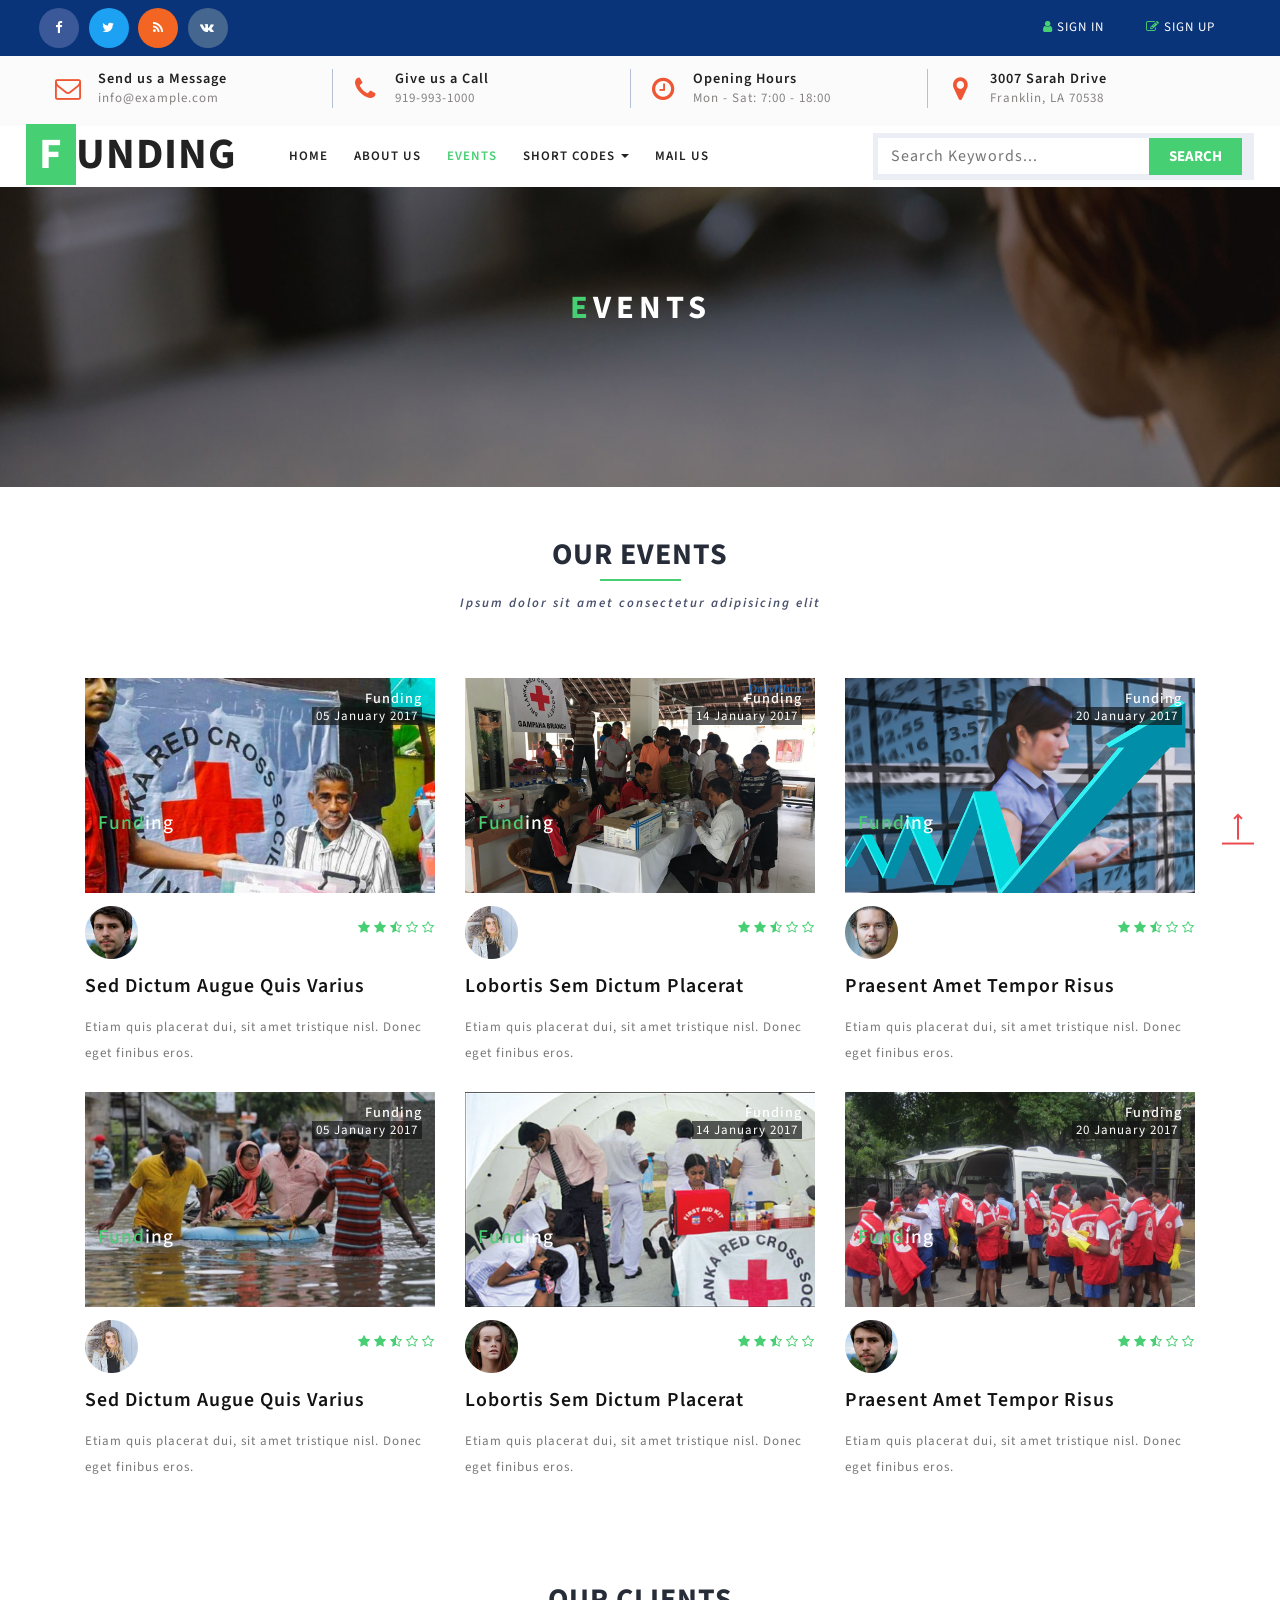
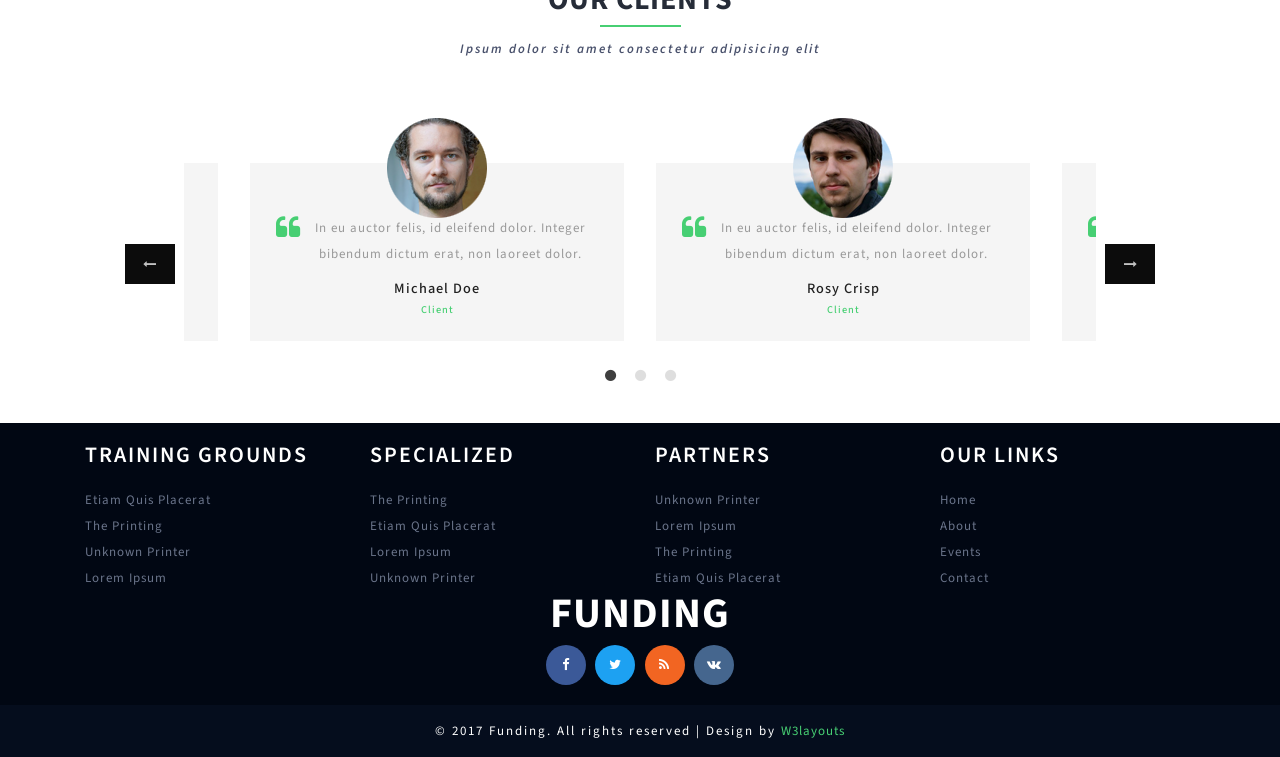
<file: events.html>
<!--
author: Thisara
 
  
  
-->
<!DOCTYPE html>
<html lang="en">
<head>
<title>Funding a Banking Category Flat Bootstrap Responsive Website Template | Events :: w3layouts</title>
<!-- custom-theme -->
<meta name="viewport" content="width=device-width, initial-scale=1">
<meta http-equiv="Content-Type" content="text/html; charset=utf-8" />
<meta name="keywords" content="Funding Responsive web template, Bootstrap Web Templates, Flat Web Templates, Android Compatible web template, 
Smartphone Compatible web template, free webdesigns for Nokia, Samsung, LG, SonyEricsson, Motorola web design" />
<script type="application/x-javascript"> addEventListener("load", function() { setTimeout(hideURLbar, 0); }, false);
		function hideURLbar(){ window.scrollTo(0,1); } </script>
<!-- //custom-theme -->
<link href="css/bootstrap.css" rel="stylesheet" type="text/css" media="all" />
<link href="css/style.css" rel="stylesheet" type="text/css" media="all" />
<link rel="stylesheet" href="css/flexslider.css" type="text/css" media="screen" property="" />
<!-- font-awesome-icons -->
<link href="css/font-awesome.css" rel="stylesheet"> 
<link href="//fonts.googleapis.com/css?family=Source+Sans+Pro:300,300i,400,400i,600,600i,700,900" rel="stylesheet">

</head>	
<body>
<!-- banner -->
<div class="header">
		
		<div class="w3layouts_header_right">
			<div class="agileits-social top_content">
					<ul>
							<li><a href="#"><i class="fa fa-facebook"></i></a></li>
							<li><a href="#"><i class="fa fa-twitter"></i></a></li>
							<li><a href="#"><i class="fa fa-rss"></i></a></li>
							<li><a href="#"><i class="fa fa-vk"></i></a></li>
						</ul>
				</div>
		</div>
		<div class="w3layouts_header_left">
			<ul>
					<li><a href="#" data-toggle="modal" data-target="#myModal2"><i class="fa fa-user" aria-hidden="true"></i> Sign in</a></li>
					<li><a href="#" data-toggle="modal" data-target="#myModal3"><i class="fa fa-pencil-square-o" aria-hidden="true"></i> Sign up</a></li>
				</ul>

		</div>
		<div class="clearfix"> </div>
	</div>
<div class="header_mid">
		<div class="w3layouts_header_mid">
			<ul>
				<li>
					<div class="header_contact_details_agile"><i class="fa fa-envelope-o" aria-hidden="true"></i>
						<div class="w3l_header_contact_details_agile">
							 <div class="header-contact-detail-title">Send us a Message</div> 
							<a href="mailto:info@example.com">info@example.com</a>
						</div>
				   </div>
			    </li>
				<li>
					<div class="header_contact_details_agile"><i class="fa fa-phone" aria-hidden="true"></i>
						<div class="w3l_header_contact_details_agile">
							 <div class="header-contact-detail-title">Give us a Call</div> 
							<a class="w3l_header_contact_details_agile-info_inner"> 919-993-1000 </a>
						</div>
				   </div>
			    </li>
				<li>
					<div class="header_contact_details_agile"><i class="fa fa-clock-o" aria-hidden="true"></i>
						<div class="w3l_header_contact_details_agile">
							 <div class="header-contact-detail-title">Opening Hours</div> 
							<a class="w3l_header_contact_details_agile-info_inner">Mon - Sat: 7:00 - 18:00</a>
						</div>
				   </div>
			    </li>
				<li>
					<div class="header_contact_details_agile"><i class="fa fa-map-marker" aria-hidden="true"></i>
						<div class="w3l_header_contact_details_agile">
							 <div class="header-contact-detail-title">3007 Sarah Drive</div> 
								<a class="w3l_header_contact_details_agile-info_inner">Franklin, LA 70538 </a>
						</div>
				   </div>
			    </li>
			</ul>
		</div>
	</div>
	<div class="banner">
		<nav class="navbar navbar-default">
			<div class="navbar-header navbar-left">
				<button type="button" class="navbar-toggle collapsed" data-toggle="collapse" data-target="#bs-example-navbar-collapse-1">
					<span class="sr-only">Toggle navigation</span>
					<span class="icon-bar"></span>
					<span class="icon-bar"></span>
					<span class="icon-bar"></span>
				</button>
				<h1><a class="navbar-brand" href="index.html"><span>F</span>unding</a></h1>
			</div>
			<!-- Collect the nav links, forms, and other content for toggling -->
			<div class="collapse navbar-collapse navbar-right" id="bs-example-navbar-collapse-1">
				<nav class="link-effect-2" id="link-effect-2">
					<ul class="nav navbar-nav">
						<li><a href="index.html"><span data-hover="Home">Home</span></a></li>
						<li><a href="about.html"><span data-hover="About Us">About Us</span></a></li>
						<li class="active"><a href="events.html"><span data-hover="Events">Events</span></a></li>
						<li class="dropdown">
							<a href="#" class="dropdown-toggle" data-toggle="dropdown"><span data-hover="Short Codes">Short Codes</span> <b class="caret"></b></a>
							<ul class="dropdown-menu agile_short_dropdown">
								<li><a href="icons.html">Web Icons</a></li>
								<li><a href="typography.html">Typography</a></li>
							</ul>
						</li>
						<li><a href="mail.html"><span data-hover="Mail Us">Mail Us</span></a></li>
					</ul>
				</nav>
			
			</div>
			<div class="w3_agile_search">
				<form action="#" method="post">
					<input type="search" name="Search" placeholder="Search Keywords..." required="" />
					<input type="submit" value="Search">
				</form>

			</div>
		</nav>
		</div>

<!-- //banner -->	
<!-- /banner -->	
    <div class="banner1">
	    <div class="wthree_banner1_info">
				<h3><span>E</span>vents</h3>
		</div>
    </div>
<!-- //banner -->	
<!-- courses -->
	<div class="team">
		<div class="container"> 
			<div class="w3_agile_team_grid">
				<div class="w3_agile_team_grid_left">
					<h3 class="w3l_header w3_agileits_header">Our <span>Events</span></h3>
		            <p class="sub_para_agile">Ipsum dolor sit amet consectetur adipisicing elit</p>
				</div>
			</div>
			<div class="agile_team_grids_top">
				<div class="col-md-4 w3_agile_services_grid">
					<div class="agile_services_grid1 wthree_services_grid1">
						<h3>Funding</h3>
						<div class="agile_services_grid1_sub">
							<p>05 January 2017</p>
						</div>
						<h4><span>Fund</span>ing</h4>
					</div>
					<div class="agileits_w3layouts_services_grid1">
						<div class="w3_agileits_services_grid1">
							<div class="w3_agileits_services_grid1l">
								<img src="images/6.png" alt=" " class="img-responsive">
							</div>
							<div class="w3_agileits_services_grid1r">
								<ul>
									<li><i class="fa fa-star" aria-hidden="true"></i></li>
									<li><i class="fa fa-star" aria-hidden="true"></i></li>
									<li><i class="fa fa-star-half-o" aria-hidden="true"></i></li>
									<li><i class="fa fa-star-o" aria-hidden="true"></i></li>
									<li><i class="fa fa-star-o" aria-hidden="true"></i></li>
								</ul>
							</div>
							<div class="clearfix"> </div>
						</div>
						<h4><a href="#" data-toggle="modal" data-target="#myModal">Sed dictum augue quis varius</a></h4>
						<p>Etiam quis placerat dui, sit amet tristique nisl. Donec eget finibus eros.</p>
					</div>
				</div>
				<div class="col-md-4 w3_agile_services_grid">
					<div class="agile_services_grid1 wthree_services_grid2">
						<h3>Funding</h3>
						<div class="agile_services_grid1_sub">
							<p>14 January 2017</p>
						</div>
						<h4><span>Fund</span>ing</h4>
					</div>
					<div class="agileits_w3layouts_services_grid1">
						<div class="w3_agileits_services_grid1">
							<div class="w3_agileits_services_grid1l">
								<img src="images/2.png" alt=" " class="img-responsive">
							</div>
							<div class="w3_agileits_services_grid1r">
								<ul>
									<li><i class="fa fa-star" aria-hidden="true"></i></li>
									<li><i class="fa fa-star" aria-hidden="true"></i></li>
									<li><i class="fa fa-star-half-o" aria-hidden="true"></i></li>
									<li><i class="fa fa-star-o" aria-hidden="true"></i></li>
									<li><i class="fa fa-star-o" aria-hidden="true"></i></li>
								</ul>
							</div>
							<div class="clearfix"> </div>
						</div>
						<h4><a href="#" data-toggle="modal" data-target="#myModal">lobortis sem dictum placerat</a></h4>
						<p>Etiam quis placerat dui, sit amet tristique nisl. Donec eget finibus eros.</p>
					</div>
				</div>
				<div class="col-md-4 w3_agile_services_grid">
					<div class="agile_services_grid1 wthree_services_grid3">
						<h3>Funding</h3>
						<div class="agile_services_grid1_sub">
							<p>20 January 2017</p>
						</div>
						<h4><span>Fund</span>ing</h4>
					</div>
					<div class="agileits_w3layouts_services_grid1">
						<div class="w3_agileits_services_grid1">
							<div class="w3_agileits_services_grid1l">
								<img src="images/3.png" alt=" " class="img-responsive">
							</div>
							<div class="w3_agileits_services_grid1r">
								<ul>
									<li><i class="fa fa-star" aria-hidden="true"></i></li>
									<li><i class="fa fa-star" aria-hidden="true"></i></li>
									<li><i class="fa fa-star-half-o" aria-hidden="true"></i></li>
									<li><i class="fa fa-star-o" aria-hidden="true"></i></li>
									<li><i class="fa fa-star-o" aria-hidden="true"></i></li>
								</ul>
							</div>
							<div class="clearfix"> </div>
						</div>
						<h4><a href="#" data-toggle="modal" data-target="#myModal">Praesent amet tempor risus</a></h4>
						<p>Etiam quis placerat dui, sit amet tristique nisl. Donec eget finibus eros.</p>
					</div>
				</div>
				<div class="col-md-4 w3_agile_services_grid two">
					<div class="agile_services_grid1 wthree_services_grid4">
						<h3>Funding</h3>
						<div class="agile_services_grid1_sub">
							<p>05 January 2017</p>
						</div>
						<h4><span>Fund</span>ing</h4>
					</div>
					<div class="agileits_w3layouts_services_grid1">
						<div class="w3_agileits_services_grid1">
							<div class="w3_agileits_services_grid1l">
								<img src="images/2.png" alt=" " class="img-responsive">
							</div>
							<div class="w3_agileits_services_grid1r">
								<ul>
									<li><i class="fa fa-star" aria-hidden="true"></i></li>
									<li><i class="fa fa-star" aria-hidden="true"></i></li>
									<li><i class="fa fa-star-half-o" aria-hidden="true"></i></li>
									<li><i class="fa fa-star-o" aria-hidden="true"></i></li>
									<li><i class="fa fa-star-o" aria-hidden="true"></i></li>
								</ul>
							</div>
							<div class="clearfix"> </div>
						</div>
						<h4><a href="#" data-toggle="modal" data-target="#myModal">Sed dictum augue quis varius</a></h4>
						<p>Etiam quis placerat dui, sit amet tristique nisl. Donec eget finibus eros.</p>
					</div>
				</div>
				<div class="col-md-4 w3_agile_services_grid two">
					<div class="agile_services_grid1 wthree_services_grid5">
						<h3>Funding</h3>
						<div class="agile_services_grid1_sub">
							<p>14 January 2017</p>
						</div>
						<h4><span>Fund</span>ing</h4>
					</div>
					<div class="agileits_w3layouts_services_grid1">
						<div class="w3_agileits_services_grid1">
							<div class="w3_agileits_services_grid1l">
								<img src="images/5.png" alt=" " class="img-responsive">
							</div>
							<div class="w3_agileits_services_grid1r">
								<ul>
									<li><i class="fa fa-star" aria-hidden="true"></i></li>
									<li><i class="fa fa-star" aria-hidden="true"></i></li>
									<li><i class="fa fa-star-half-o" aria-hidden="true"></i></li>
									<li><i class="fa fa-star-o" aria-hidden="true"></i></li>
									<li><i class="fa fa-star-o" aria-hidden="true"></i></li>
								</ul>
							</div>
							<div class="clearfix"> </div>
						</div>
						<h4><a href="#" data-toggle="modal" data-target="#myModal">lobortis sem dictum placerat</a></h4>
						<p>Etiam quis placerat dui, sit amet tristique nisl. Donec eget finibus eros.</p>
					</div>
				</div>
				<div class="col-md-4 w3_agile_services_grid two">
					<div class="agile_services_grid1 wthree_services_grid6">
						<h3>Funding</h3>
						<div class="agile_services_grid1_sub">
							<p>20 January 2017</p>
						</div>
						<h4><span>Fund</span>ing</h4>
					</div>
					<div class="agileits_w3layouts_services_grid1">
						<div class="w3_agileits_services_grid1">
							<div class="w3_agileits_services_grid1l">
								<img src="images/6.png" alt=" " class="img-responsive">
							</div>
							<div class="w3_agileits_services_grid1r">
								<ul>
									<li><i class="fa fa-star" aria-hidden="true"></i></li>
									<li><i class="fa fa-star" aria-hidden="true"></i></li>
									<li><i class="fa fa-star-half-o" aria-hidden="true"></i></li>
									<li><i class="fa fa-star-o" aria-hidden="true"></i></li>
									<li><i class="fa fa-star-o" aria-hidden="true"></i></li>
								</ul>
							</div>
							<div class="clearfix"> </div>
						</div>
						<h4><a href="#" data-toggle="modal" data-target="#myModal">Praesent amet tempor risus</a></h4>
						<p>Etiam quis placerat dui, sit amet tristique nisl. Donec eget finibus eros.</p>
					</div>
				</div>
				<div class="clearfix"> </div>
			</div>
		</div>
	</div>
<!-- //courses -->

<!-- bootstrap-pop-up -->
	<div class="modal video-modal fade" id="myModal" tabindex="-1" role="dialog" aria-labelledby="myModal">
		<div class="modal-dialog" role="document">
			<div class="modal-content">
				<div class="modal-header">
					<h3 class="agileinfo_sign">Funding</h3>
					<button type="button" class="close" data-dismiss="modal" aria-label="Close"><span aria-hidden="true">&times;</span></button>						
				</div>
				<section>
					<div class="modal-body">
						<img src="images/banner1.jpg" alt=" " class="img-responsive" />
						<p>Ut enim ad minima veniam, quis nostrum 
							exercitationem ullam corporis suscipit laboriosam, 
							nisi ut aliquid ex ea commodi consequatur? Quis autem 
							vel eum iure reprehenderit qui in ea voluptate velit 
							esse quam nihil molestiae consequatur, vel illum qui 
							dolorem eum fugiat quo voluptas nulla pariatur.
							<i>" Quis autem vel eum iure reprehenderit qui in ea voluptate velit 
								esse quam nihil molestiae consequatur.</i></p>
					</div>
				</section>
			</div>
		</div>
	</div>
<!-- bootstrap-pop-up -->
	<div class="modal video-modal fade" id="myModal" tabindex="-1" role="dialog" aria-labelledby="myModal">
		<div class="modal-dialog" role="document">
			<div class="modal-content">
				<div class="modal-header">
					<button type="button" class="close" data-dismiss="modal" aria-label="Close"><span aria-hidden="true">&times;</span></button>						
				</div>
				<div class="signin-form profile">
				  <h3 class="agileinfo_sign">Funding</h3>	
					<div class="modal-body">
						<img src="images/g1.jpg" alt=" " class="img-responsive" />
						<p>Ut enim ad minima veniam, quis nostrum 
							exercitationem ullam corporis suscipit laboriosam, 
							nisi ut aliquid ex ea commodi consequatur? Quis autem 
							vel eum iure reprehenderit qui in ea voluptate velit 
							esse quam nihil molestiae consequatur, vel illum qui 
							dolorem eum fugiat quo voluptas nulla pariatur.
							<i>" Quis autem vel eum iure reprehenderit qui in ea voluptate velit 
							esse quam nihil molestiae consequatur.</i></p>
					</div>
				</div>
			</div>
		</div>
	</div>
<!-- //bootstrap-pop-up -->
<!-- testimonials -->
	<div class="testimonials">
		<div class="container">
	    <h3 class="w3l_header w3_agileits_header">Our <span>Clients</span></h3>
		  <p class="sub_para_agile">Ipsum dolor sit amet consectetur adipisicing elit</p>
			<div class="w3ls_testimonials_grids">
				 <section class="center slider">
						<div class="agileits_testimonial_grid">
							<div class="w3l_testimonial_grid">
								<p>In eu auctor felis, id eleifend dolor. Integer bibendum dictum erat, 
									non laoreet dolor.</p>
								<h4>Rosy Crisp</h4>
								<h5>Client</h5>
								<div class="w3l_testimonial_grid_pos">
									<img src="images/6.png" alt=" " class="img-responsive" />
								</div>
							</div>
						</div>
						<div class="agileits_testimonial_grid">
							<div class="w3l_testimonial_grid">
								<p>In eu auctor felis, id eleifend dolor. Integer bibendum dictum erat, 
									non laoreet dolor.</p>
								<h4>Laura Paul</h4>
								<h5>Client</h5>
								<div class="w3l_testimonial_grid_pos">
									<img src="images/5.png" alt=" " class="img-responsive" />
								</div>
							</div>
						</div>
						<div class="agileits_testimonial_grid">
							<div class="w3l_testimonial_grid">
								<p>In eu auctor felis, id eleifend dolor. Integer bibendum dictum erat, 
									non laoreet dolor.</p>
								<h4>Michael Doe</h4>
								<h5>Client</h5>
								<div class="w3l_testimonial_grid_pos">
									<img src="images/3.png" alt=" " class="img-responsive" />
								</div>
							</div>
						</div>
				</section>
			</div>
		</div>
	</div>
<!-- //testimonials -->
<!-- footer -->
<div class="footer_agile_w3ls">
	<div class="container">
		<div class="agileits_w3layouts_footer_grids">
	        <div class="col-md-3 footer-w3-agileits">
					<h3>Training Grounds</h3>
					<ul>
						<li>Etiam quis placerat</li>
						<li>the printing</li>
						<li>unknown printer</li>
						<li>Lorem Ipsum</li>
					</ul>
			</div>
			<div class="col-md-3 footer-agileits">
					<h3>Specialized</h3>
					<ul>
						<li>the printing</li>
						<li>Etiam quis placerat</li>
						<li>Lorem Ipsum</li>
						<li>unknown printer</li>
					</ul>
				</div>
				<div class="col-md-3 footer-wthree">
					<h3>Partners</h3>
					<ul>
						<li>unknown printer</li>
						<li>Lorem Ipsum</li>
						<li>the printing</li>
						<li>Etiam quis placerat</li>
					</ul>
				</div>
	
				<div class="col-md-3 footer-agileits-w3layouts">
					<h3>Our Links</h3>
					<ul>
						<li><a href="index.html">Home</a></li>
						<li><a href="about.html">About</a></li>
						<li><a href="events.html">Events</a></li>
						<li><a href="mail.html">Contact</a></li>
					</ul>
				</div>
				<div class="clearfix"></div>

		</div>
		<div class="agileits_w3layouts_logo logo2">
			<h2><a href="index.html">Funding</a></h2>
			<div class="agileits-social">
					<ul>
							<li><a href="#"><i class="fa fa-facebook"></i></a></li>
							<li><a href="#"><i class="fa fa-twitter"></i></a></li>
							<li><a href="#"><i class="fa fa-rss"></i></a></li>
							<li><a href="#"><i class="fa fa-vk"></i></a></li>
						</ul>
				</div>

		</div>
	</div>
</div>
<div class="wthree_copy_right">
	<div class="container">
		<p>© 2017 Funding. All rights reserved | Design by <a href="http://w3layouts.com/">W3layouts</a></p>
	</div>
</div>
<!-- //footer -->

<div class="modal fade" id="myModal2" tabindex="-1" role="dialog">
														<div class="modal-dialog">
														<!-- Modal content-->
															<div class="modal-content">
																<div class="modal-header">
																	<button type="button" class="close" data-dismiss="modal">&times;</button>
																	
																	<div class="signin-form profile">
																	<h3 class="agileinfo_sign">Sign In</h3>	
																			<div class="login-form">
																				<form action="#" method="post">
																					<input type="email" name="email" placeholder="E-mail" required="">
																					<input type="password" name="password" placeholder="Password" required="">
																					<div class="tp">
																						<input type="submit" value="Sign In">
																					</div>
																				</form>
																			</div>
																			<div class="login-social-grids">
																				<ul>
																					<li><a href="#"><i class="fa fa-facebook"></i></a></li>
																					<li><a href="#"><i class="fa fa-twitter"></i></a></li>
																					<li><a href="#"><i class="fa fa-rss"></i></a></li>
																				</ul>
																			</div>
																			<p><a href="#" data-toggle="modal" data-target="#myModal3" > Don't have an account?</a></p>
																		</div>
																</div>
															</div>
														</div>
													</div>
													<!-- //Modal1 -->	
													<!-- Modal2 -->
													<div class="modal fade" id="myModal3" tabindex="-1" role="dialog">
														<div class="modal-dialog">
														<!-- Modal content-->
															<div class="modal-content">
																<div class="modal-header">
																	<button type="button" class="close" data-dismiss="modal">&times;</button>
																	
																	<div class="signin-form profile">
																	<h3 class="agileinfo_sign">Sign Up</h3>	
																			<div class="login-form">
																				<form action="#" method="post">
																				   <input type="text" name="name" placeholder="Username" required="">
																					<input type="email" name="email" placeholder="Email" required="">
																					<input type="password" name="password" placeholder="Password" required="">
																					<input type="password" name="password" placeholder="Confirm Password" required="">
																					<input type="submit" value="Sign Up">
																				</form>
																			</div>
																			<p><a href="#"> By clicking register, I agree to your terms</a></p>
																		</div>
																</div>
															</div>
														</div>
													</div>
													<!-- //Modal2 -->	

<!-- //bootstrap-pop-up -->
<!-- js -->
<script type="text/javascript" src="js/jquery-2.1.4.min.js"></script>
<!-- //js -->
<script src="js/bars.js"></script>
<!-- stats -->
	<script src="js/jquery.waypoints.min.js"></script>
	<script src="js/jquery.countup.js"></script>
		<script>
			$('.counter').countUp();
		</script>
<!-- //stats -->
<!-- carousal -->
	<script src="js/slick.js" type="text/javascript" charset="utf-8"></script>
	<script type="text/javascript">
		$(document).on('ready', function() {
		  $(".center").slick({
			dots: true,
			infinite: true,
			centerMode: true,
			slidesToShow: 2,
			slidesToScroll: 2,
			responsive: [
				{
				  breakpoint: 768,
				  settings: {
					arrows: true,
					centerMode: false,
					slidesToShow: 2
				  }
				},
				{
				  breakpoint: 480,
				  settings: {
					arrows: true,
					centerMode: false,
					centerPadding: '40px',
					slidesToShow: 1
				  }
				}
			 ]
		  });
		});
	</script>
<!-- //carousal -->
<!-- start-smooth-scrolling -->
<script type="text/javascript" src="js/move-top.js"></script>
<script type="text/javascript" src="js/easing.js"></script>
<script type="text/javascript">
	jQuery(document).ready(function($) {
		$(".scroll").click(function(event){		
			event.preventDefault();
			$('html,body').animate({scrollTop:$(this.hash).offset().top},1000);
		});
	});
</script>
<!-- start-smooth-scrolling -->
<!-- for bootstrap working -->
	<script src="js/bootstrap.js"></script>
<!-- //for bootstrap working -->
<!-- here stars scrolling icon -->
	<script type="text/javascript">
		$(document).ready(function() {
			/*
				var defaults = {
				containerID: 'toTop', // fading element id
				containerHoverID: 'toTopHover', // fading element hover id
				scrollSpeed: 1200,
				easingType: 'linear' 
				};
			*/
								
			$().UItoTop({ easingType: 'easeOutQuart' });
								
			});
	</script>
<!-- //here ends scrolling icon -->
</body>
</html>
</file>
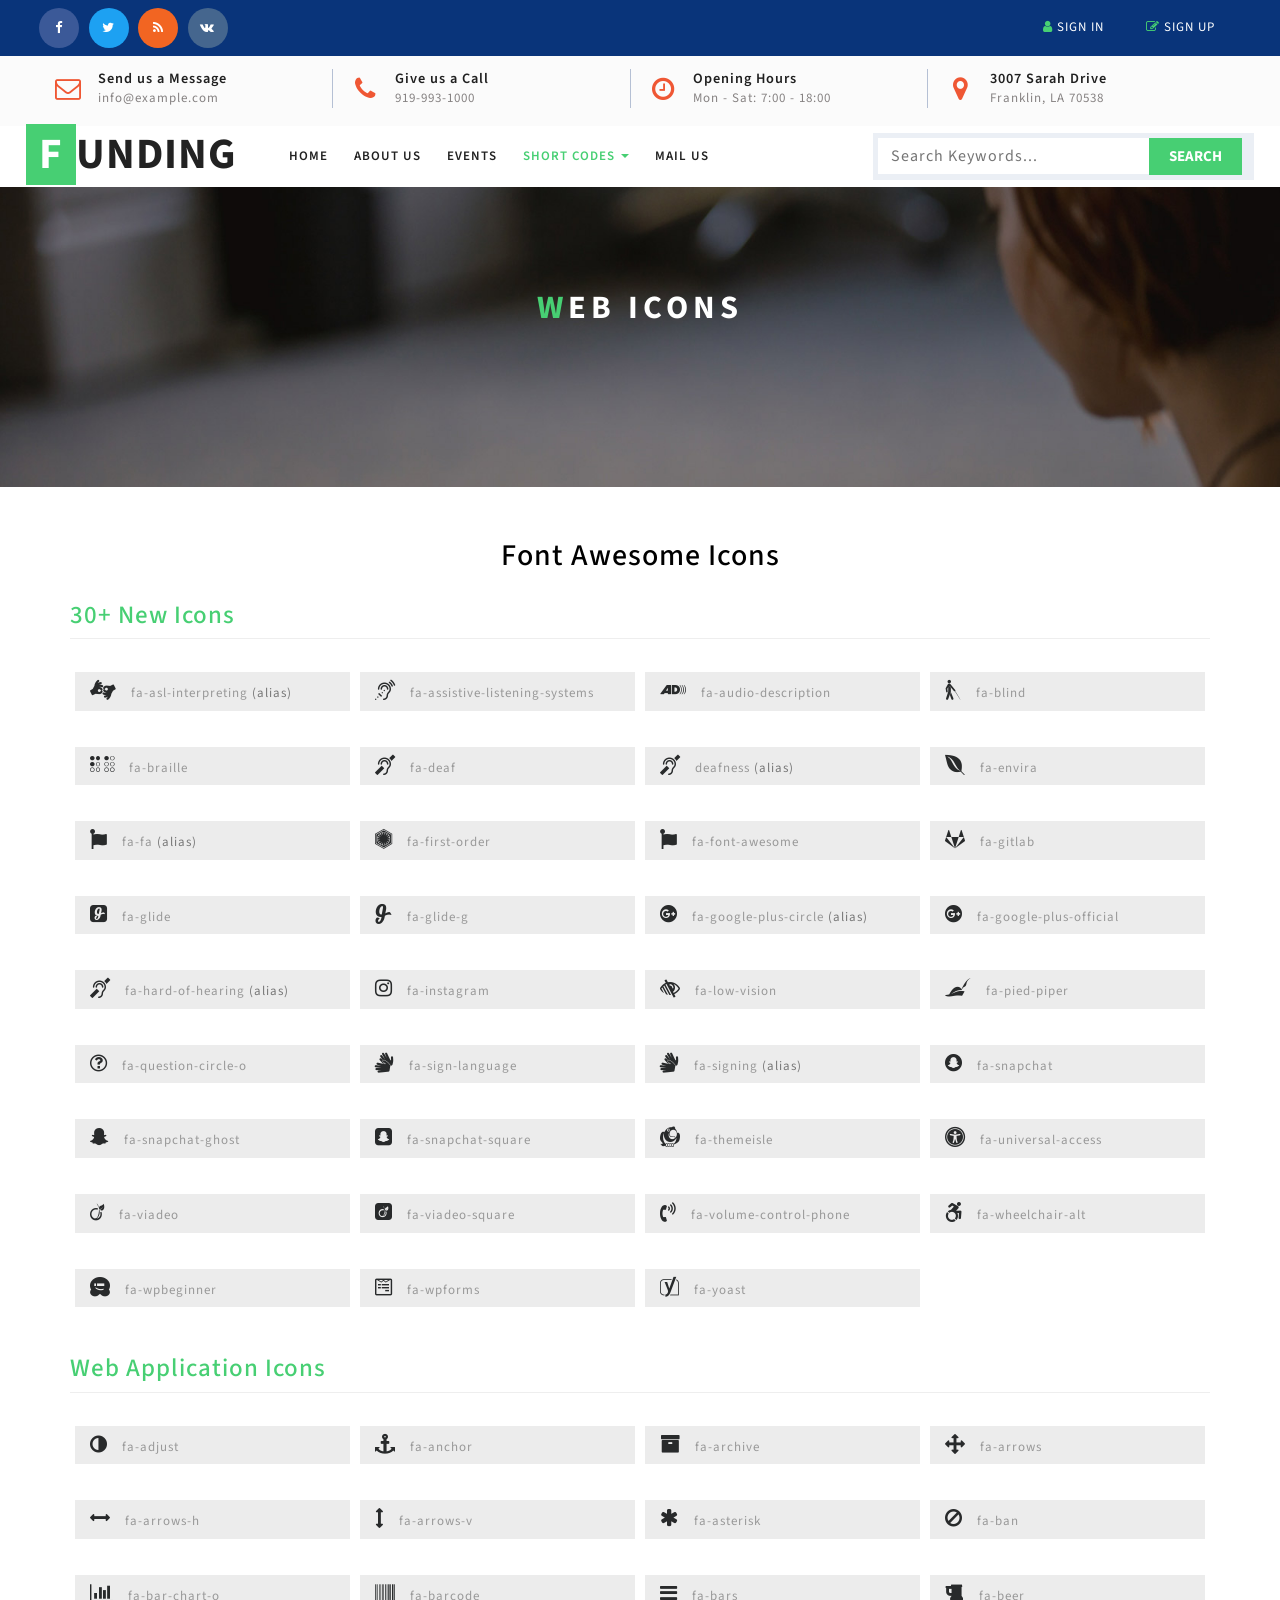
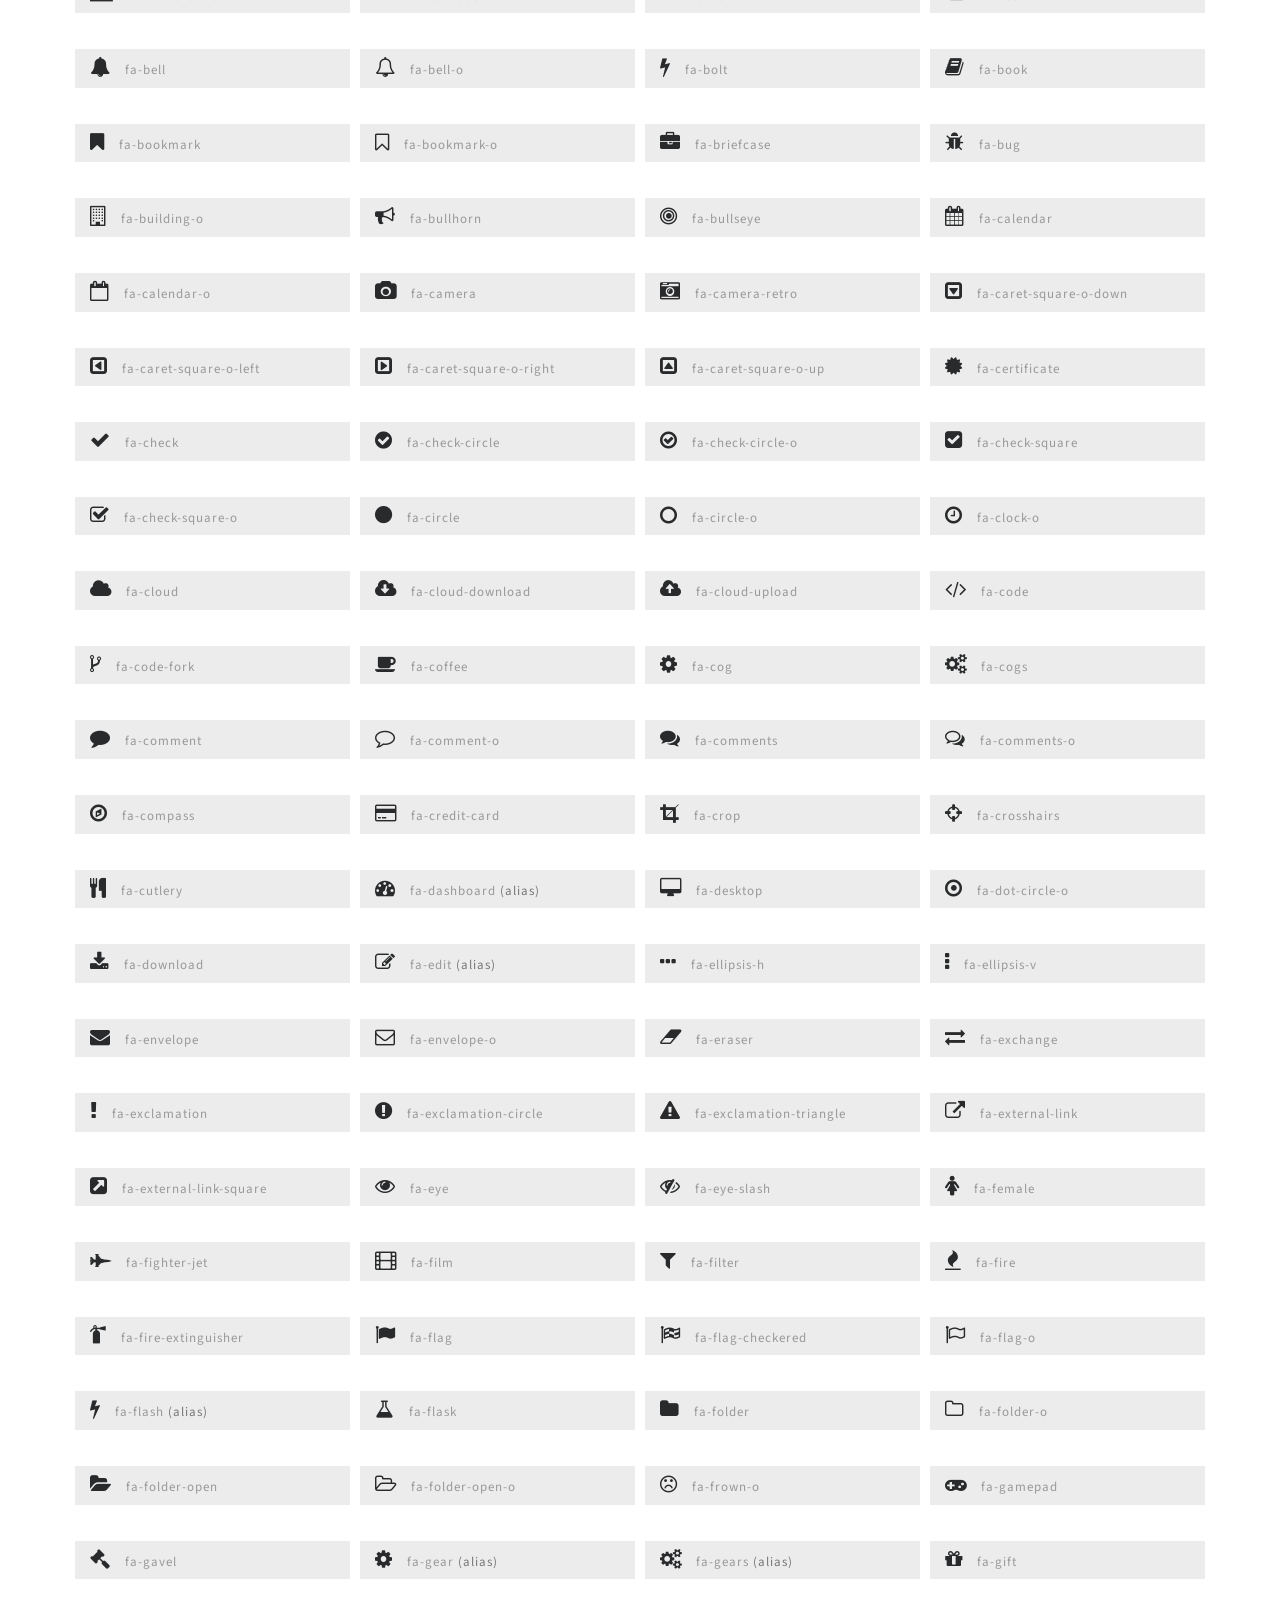
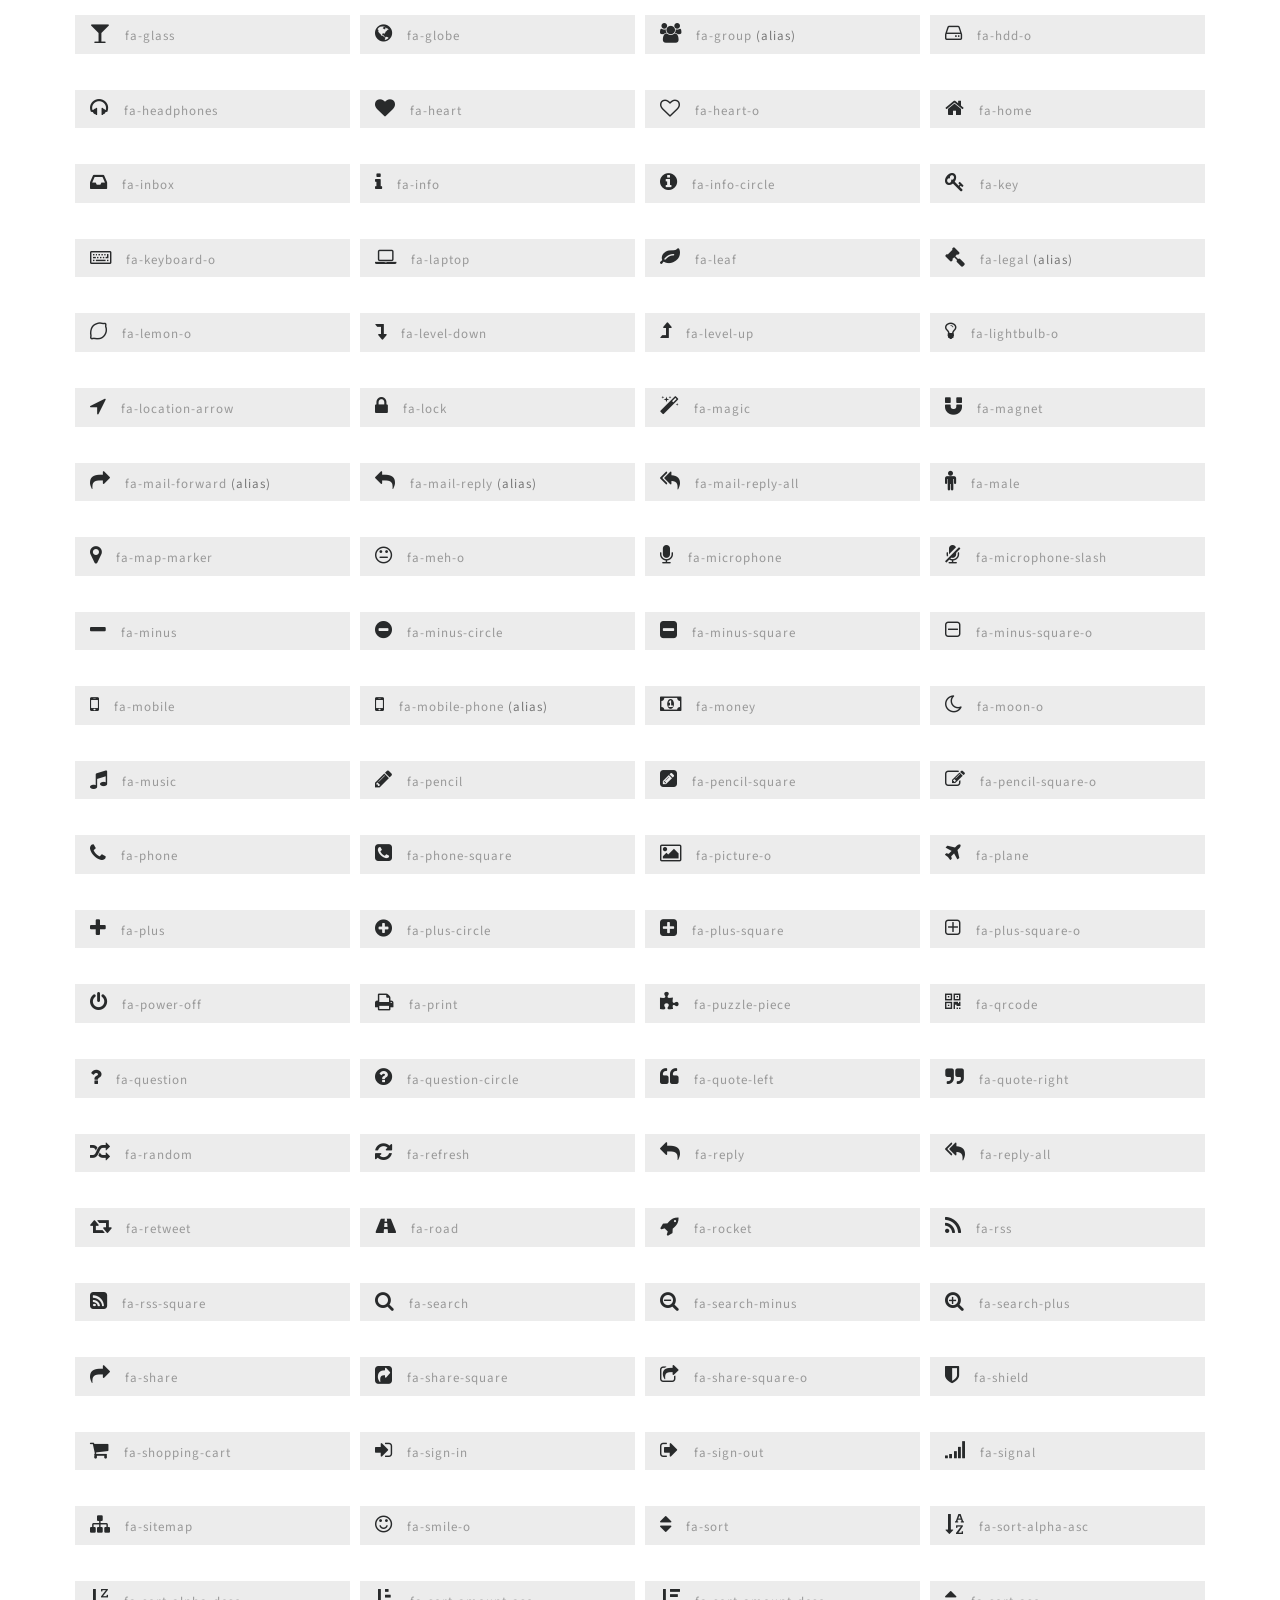
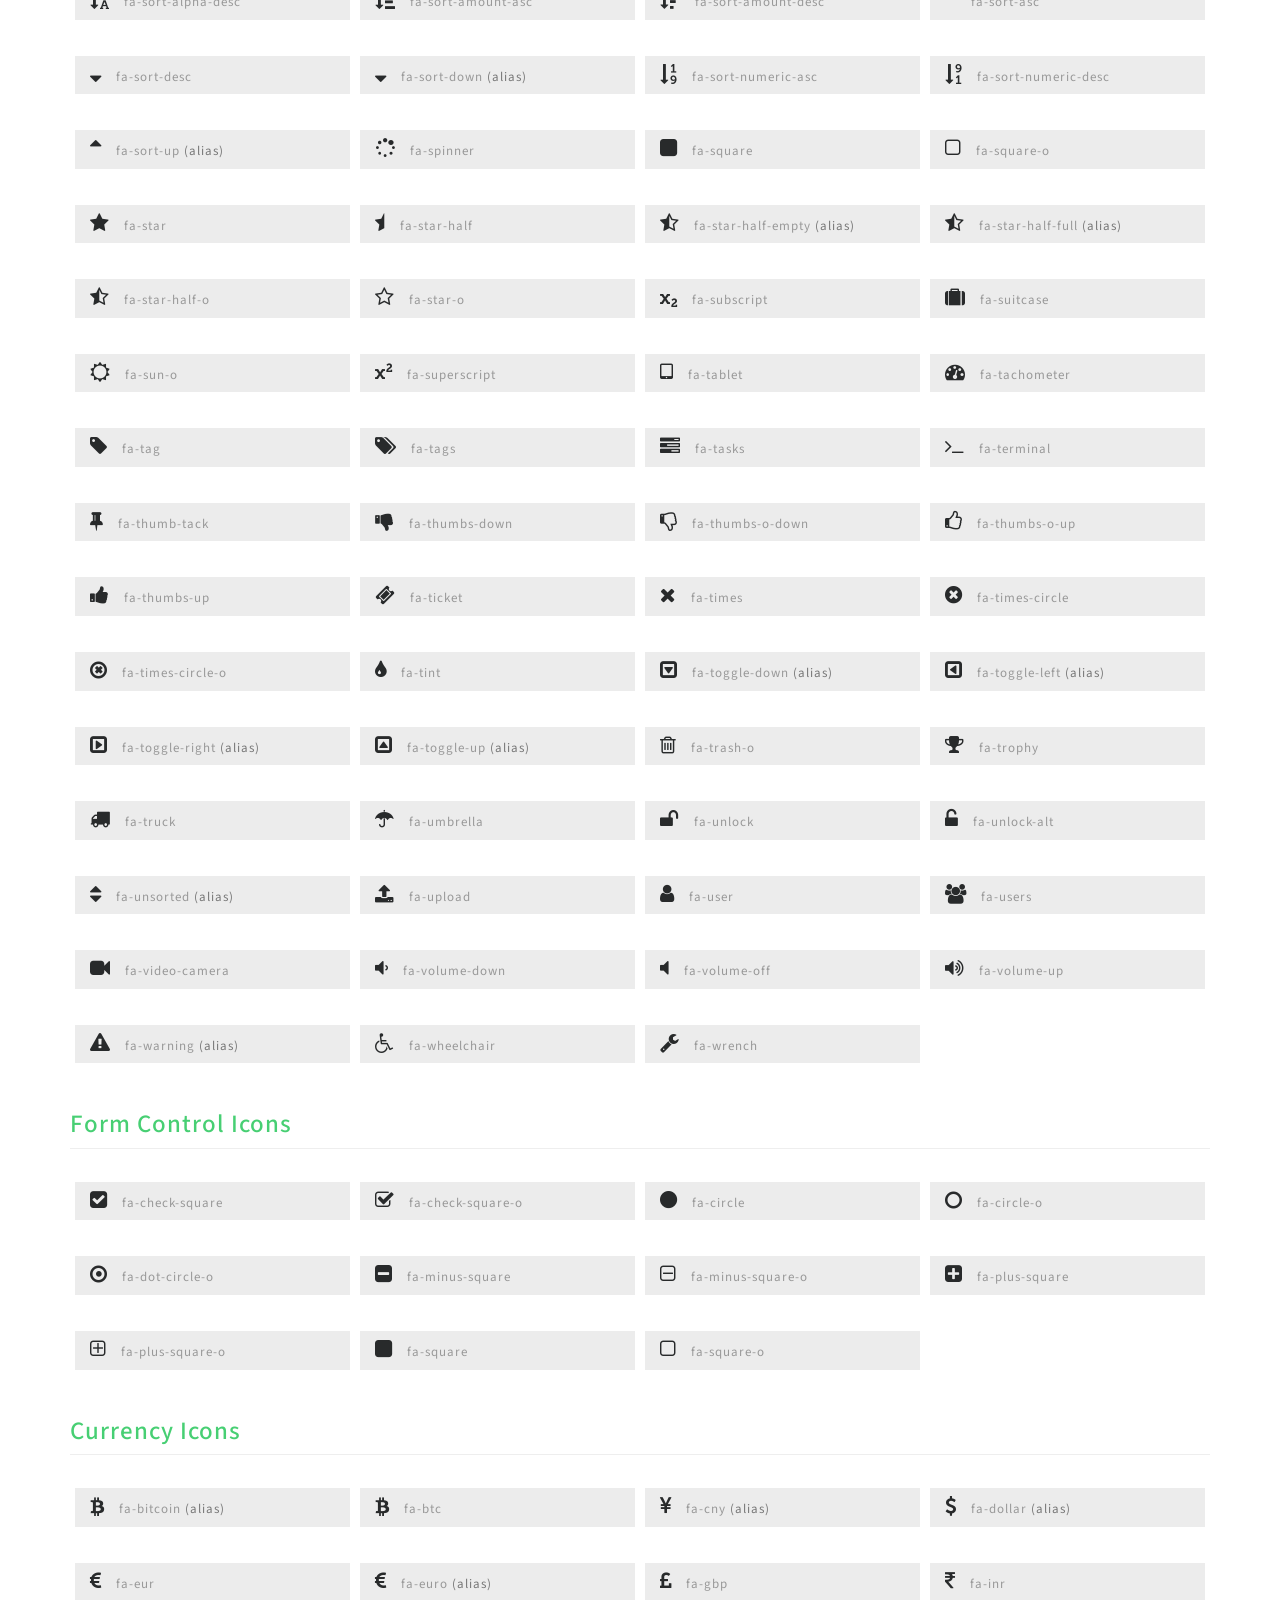
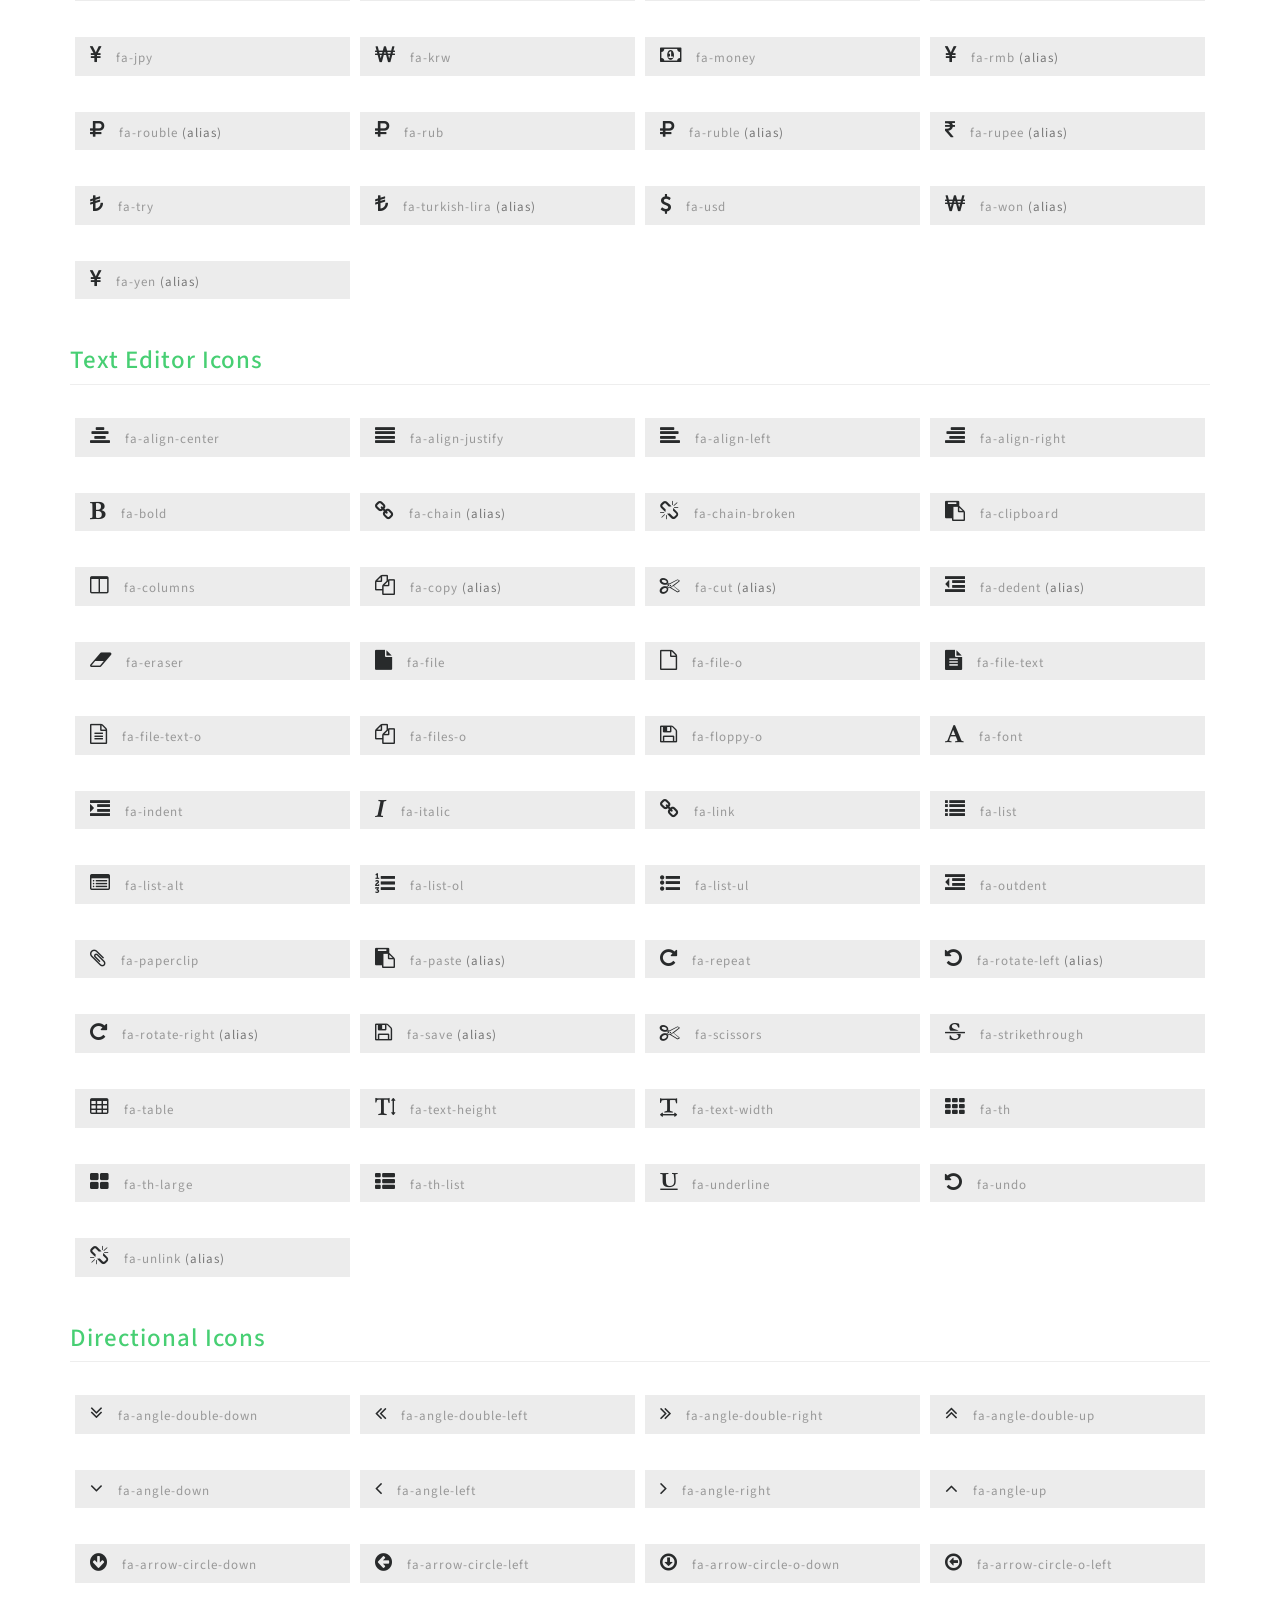
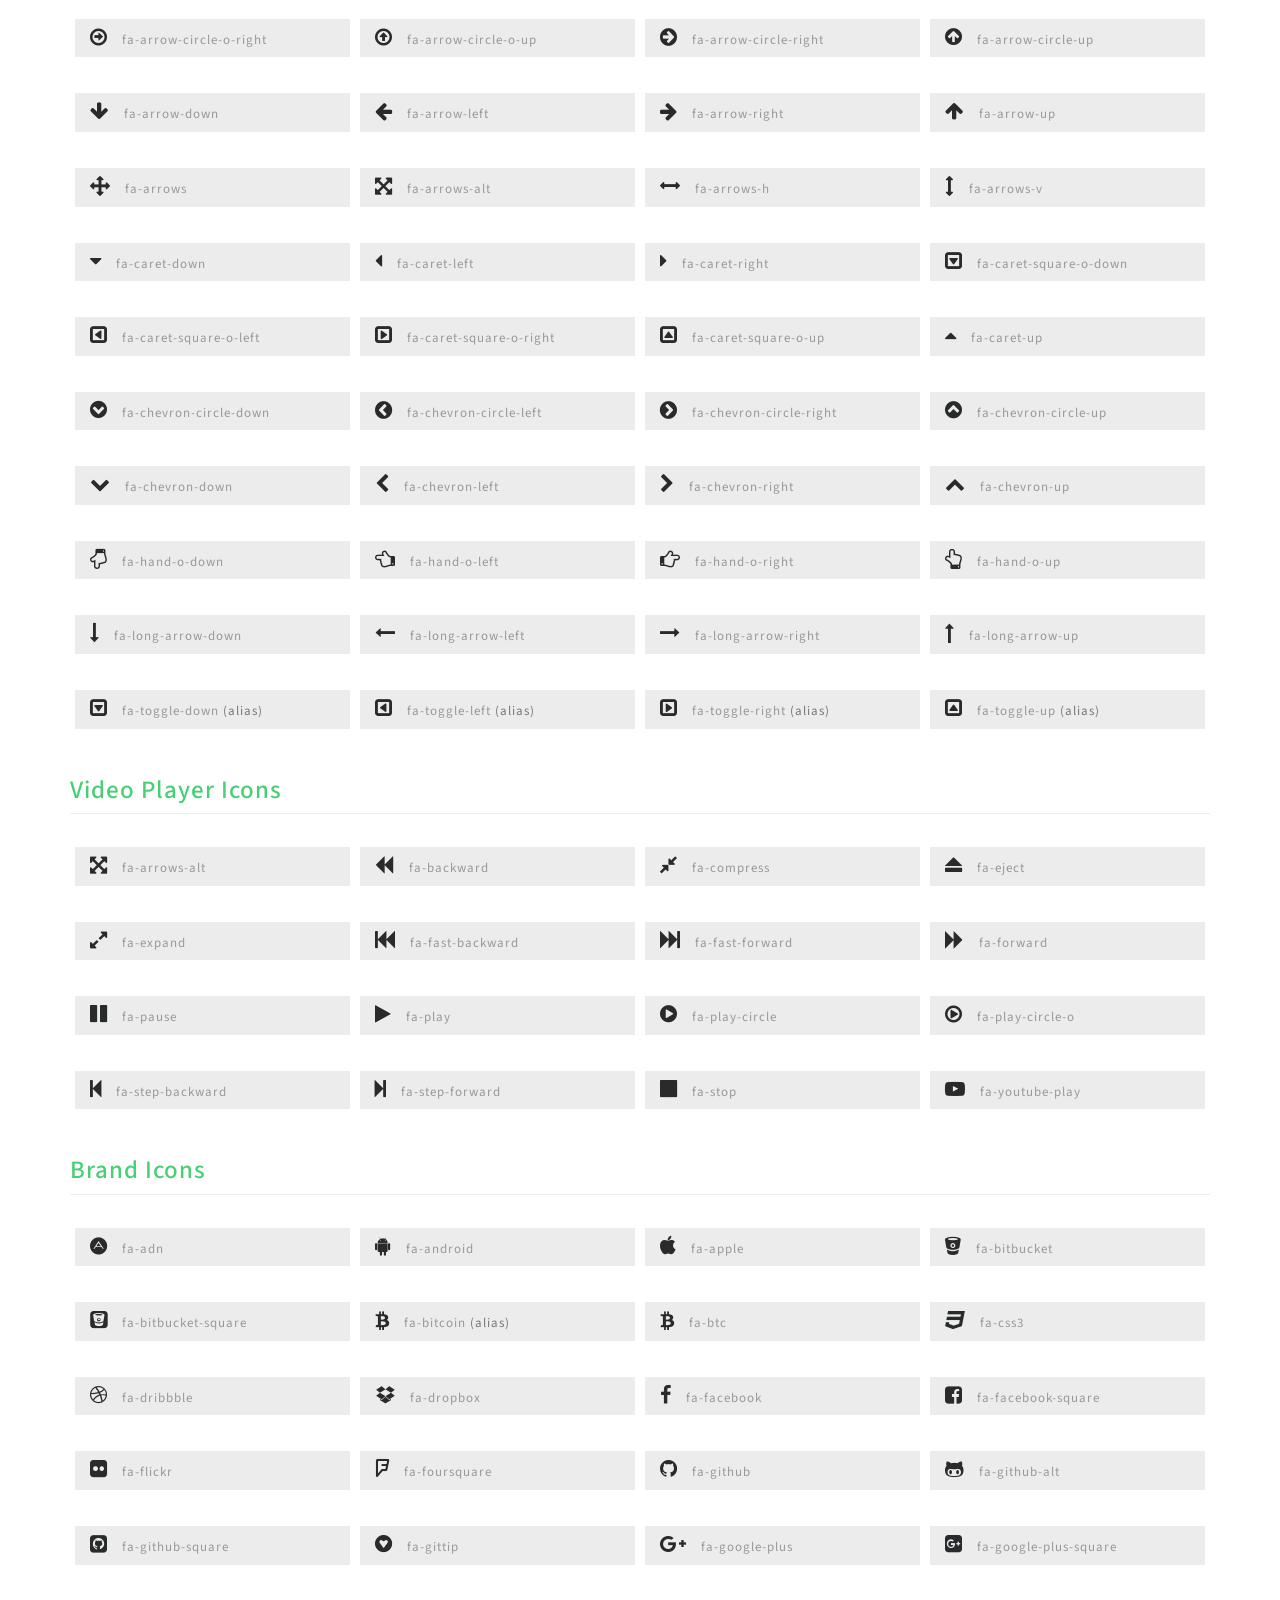
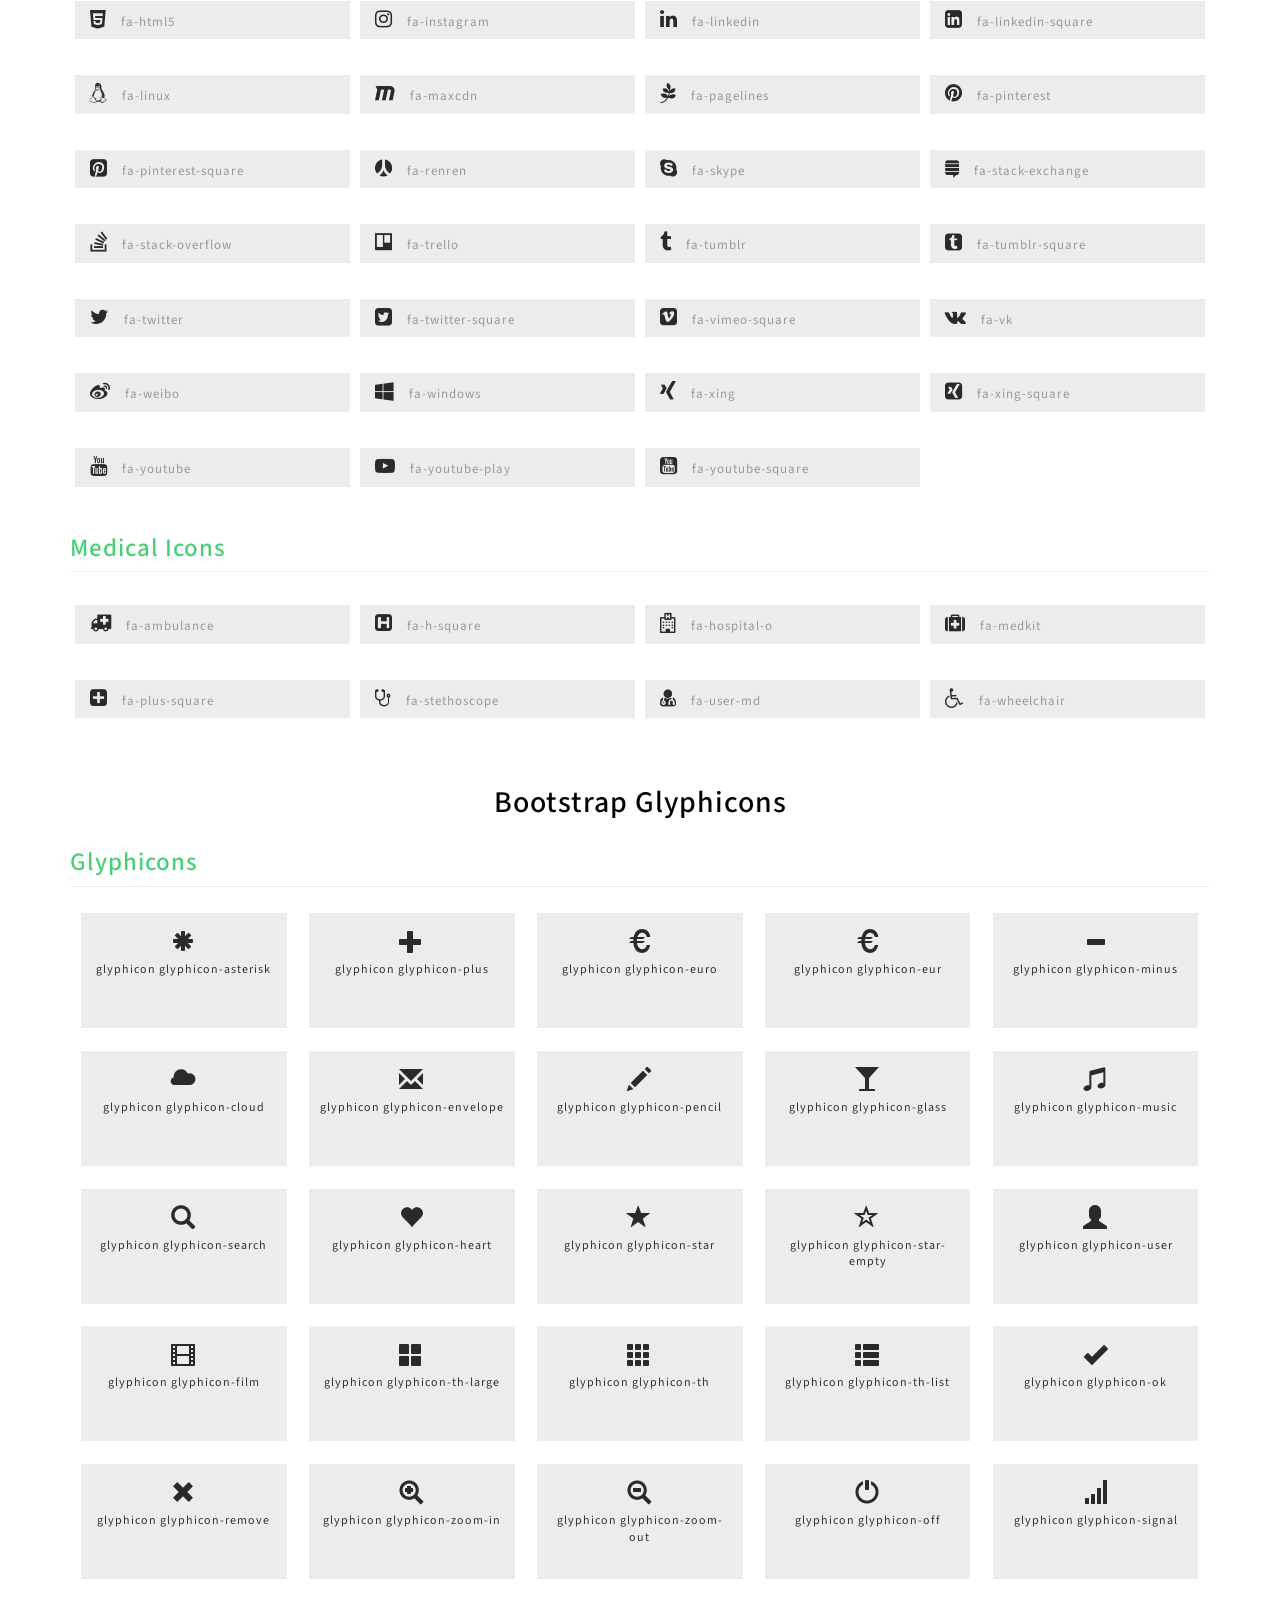
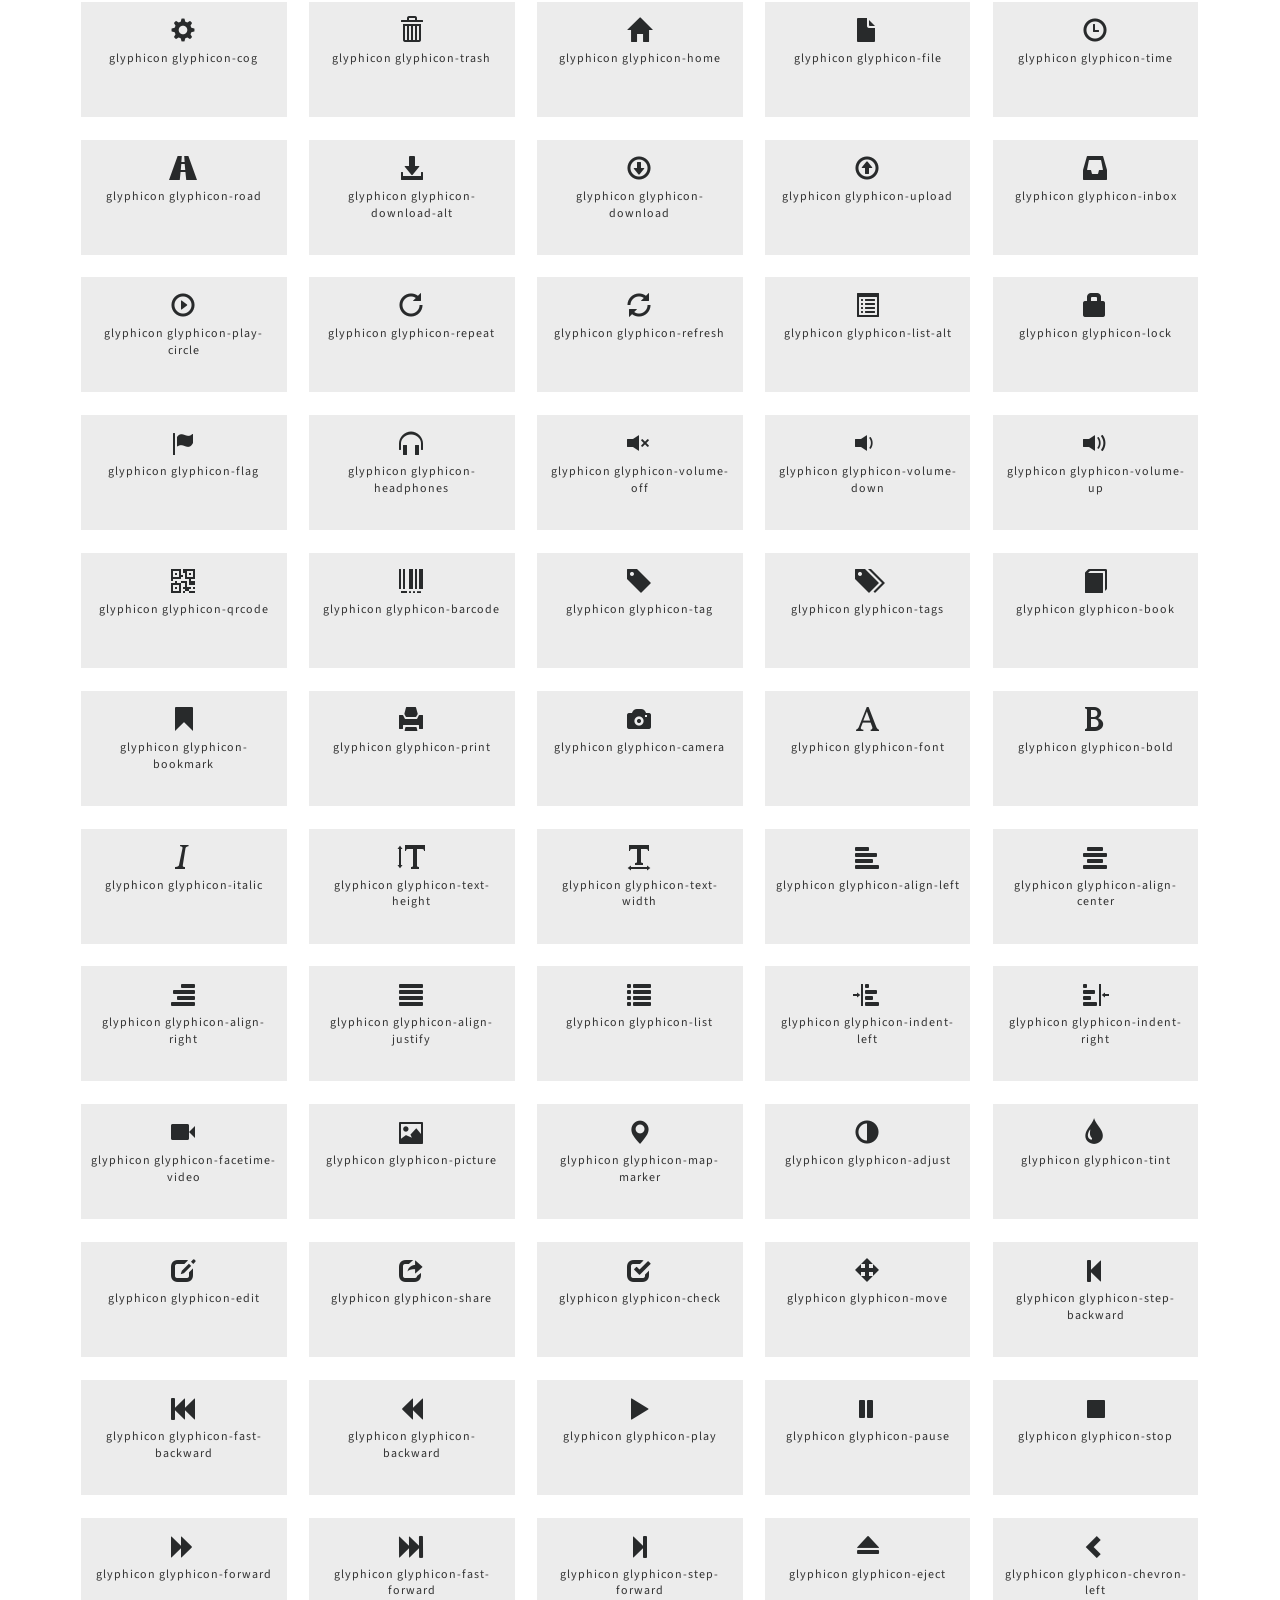
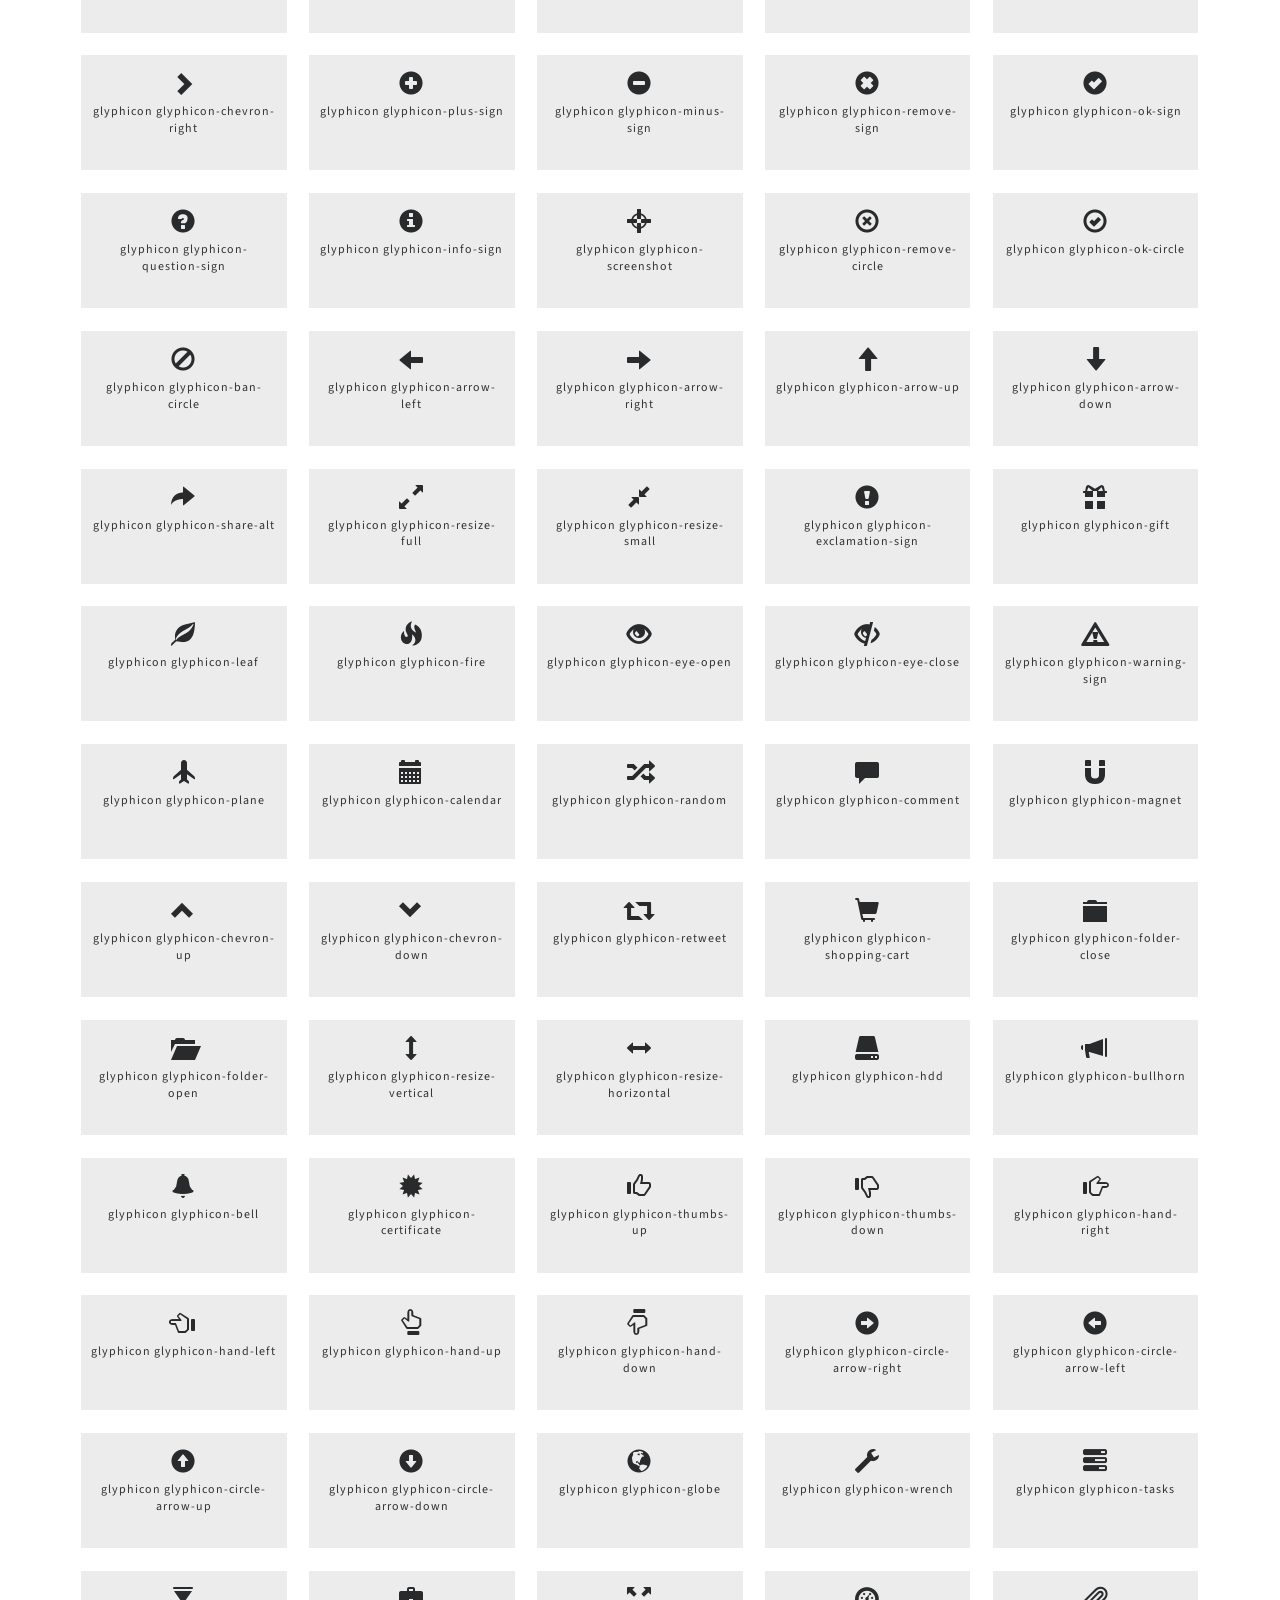
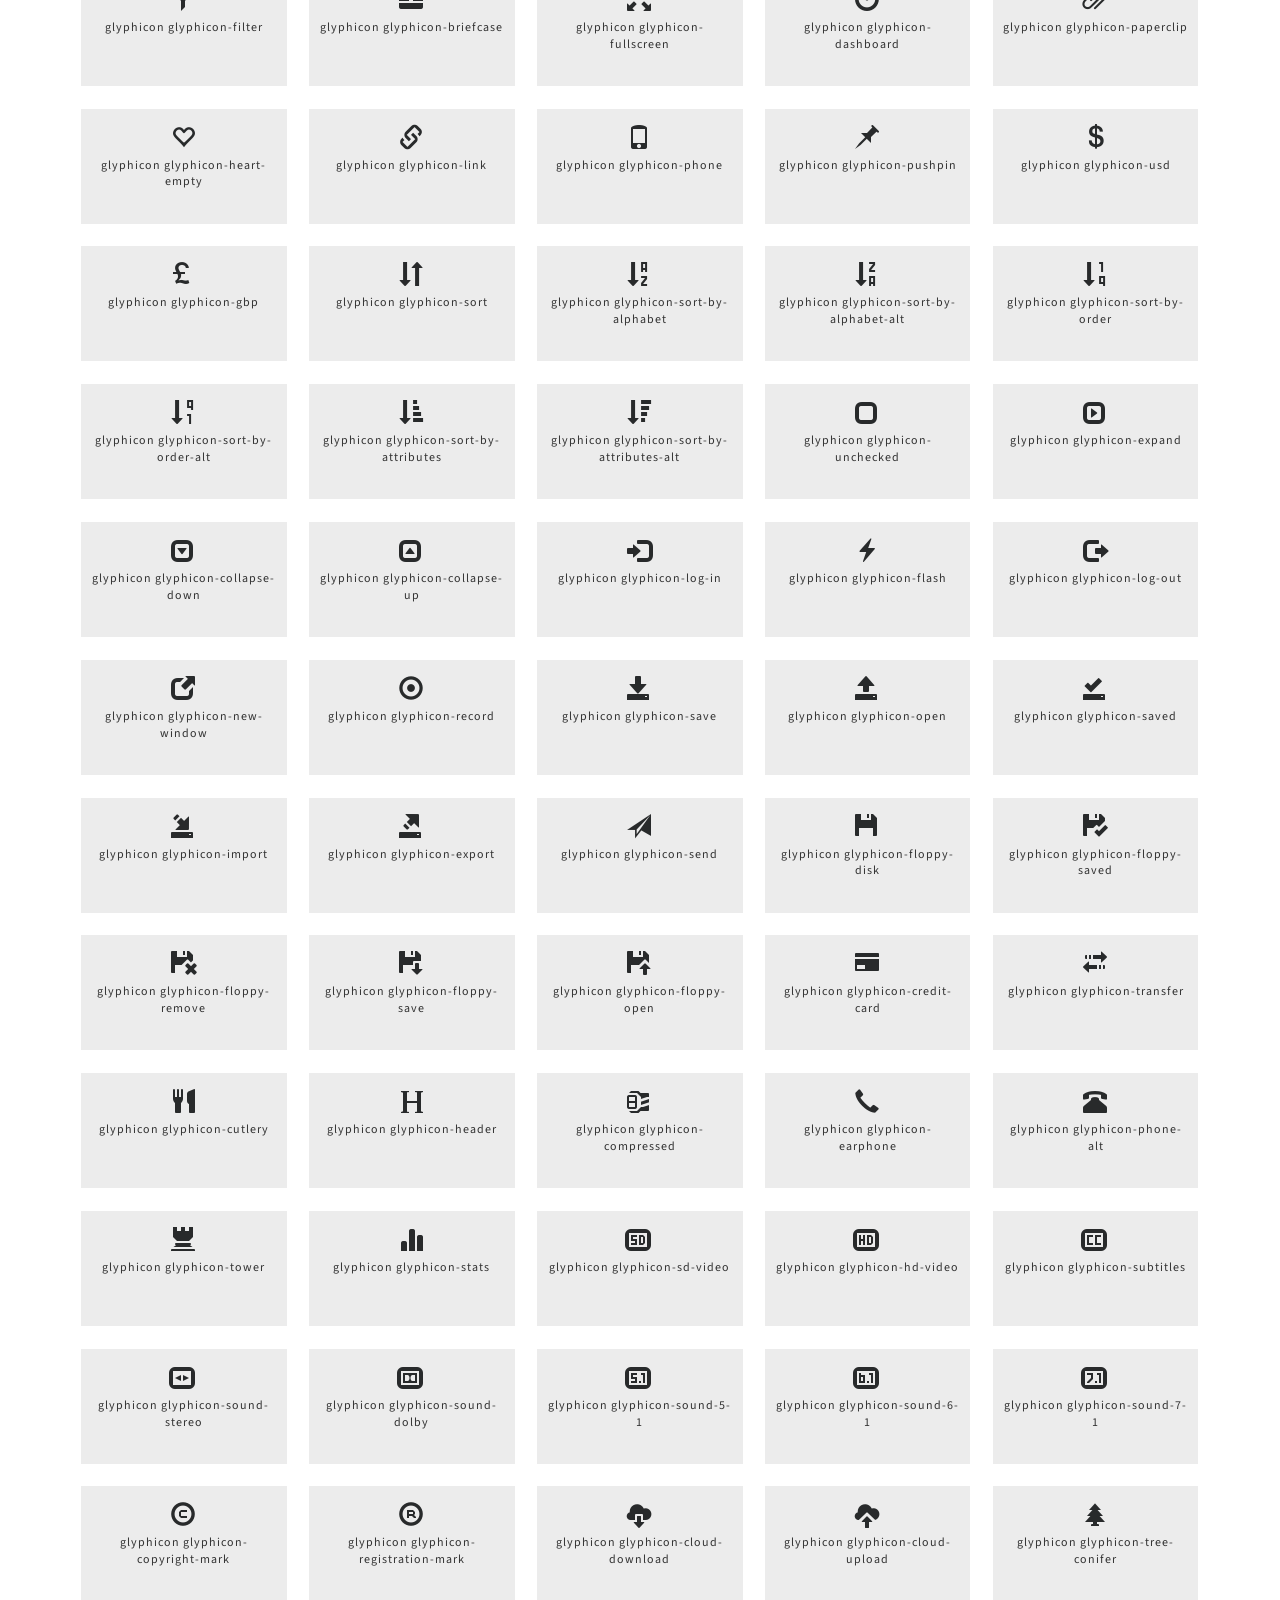
<file: icons.html>
<!--
author: Thisara
 
  
  
-->
<!DOCTYPE html>
<html lang="en">
<head>
<title>Funding a Banking Category Flat Bootstrap Responsive Website Template | Icons :: w3layouts</title>
<!-- custom-theme -->
<meta name="viewport" content="width=device-width, initial-scale=1">
<meta http-equiv="Content-Type" content="text/html; charset=utf-8" />
<meta name="keywords" content="Funding Responsive web template, Bootstrap Web Templates, Flat Web Templates, Android Compatible web template, 
Smartphone Compatible web template, free webdesigns for Nokia, Samsung, LG, SonyEricsson, Motorola web design" />
<script type="application/x-javascript"> addEventListener("load", function() { setTimeout(hideURLbar, 0); }, false);
		function hideURLbar(){ window.scrollTo(0,1); } </script>
<!-- //custom-theme -->
<link href="css/bootstrap.css" rel="stylesheet" type="text/css" media="all" />
<link href="css/style.css" rel="stylesheet" type="text/css" media="all" />
<!-- font-awesome-icons -->
<link href="css/font-awesome.css" rel="stylesheet"> 
<link href="//fonts.googleapis.com/css?family=Source+Sans+Pro:300,300i,400,400i,600,600i,700,900" rel="stylesheet">

</head>	
<body>
<!-- banner -->
<div class="header">
		
		<div class="w3layouts_header_right">
			<div class="agileits-social top_content">
					<ul>
							<li><a href="#"><i class="fa fa-facebook"></i></a></li>
							<li><a href="#"><i class="fa fa-twitter"></i></a></li>
							<li><a href="#"><i class="fa fa-rss"></i></a></li>
							<li><a href="#"><i class="fa fa-vk"></i></a></li>
						</ul>
				</div>
		</div>
		<div class="w3layouts_header_left">
			<ul>
					<li><a href="#" data-toggle="modal" data-target="#myModal2"><i class="fa fa-user" aria-hidden="true"></i> Sign in</a></li>
					<li><a href="#" data-toggle="modal" data-target="#myModal3"><i class="fa fa-pencil-square-o" aria-hidden="true"></i> Sign up</a></li>
				</ul>

		</div>
		<div class="clearfix"> </div>
	</div>
<div class="header_mid">
		<div class="w3layouts_header_mid">
			<ul>
				<li>
					<div class="header_contact_details_agile"><i class="fa fa-envelope-o" aria-hidden="true"></i>
						<div class="w3l_header_contact_details_agile">
							 <div class="header-contact-detail-title">Send us a Message</div> 
							<a href="mailto:info@example.com">info@example.com</a>
						</div>
				   </div>
			    </li>
				<li>
					<div class="header_contact_details_agile"><i class="fa fa-phone" aria-hidden="true"></i>
						<div class="w3l_header_contact_details_agile">
							 <div class="header-contact-detail-title">Give us a Call</div> 
							<a class="w3l_header_contact_details_agile-info_inner"> 919-993-1000 </a>
						</div>
				   </div>
			    </li>
				<li>
					<div class="header_contact_details_agile"><i class="fa fa-clock-o" aria-hidden="true"></i>
						<div class="w3l_header_contact_details_agile">
							 <div class="header-contact-detail-title">Opening Hours</div> 
							<a class="w3l_header_contact_details_agile-info_inner">Mon - Sat: 7:00 - 18:00</a>
						</div>
				   </div>
			    </li>
				<li>
					<div class="header_contact_details_agile"><i class="fa fa-map-marker" aria-hidden="true"></i>
						<div class="w3l_header_contact_details_agile">
							 <div class="header-contact-detail-title">3007 Sarah Drive</div> 
								<a class="w3l_header_contact_details_agile-info_inner">Franklin, LA 70538 </a>
						</div>
				   </div>
			    </li>
			</ul>
		</div>
	</div>
	<div class="banner">
		<nav class="navbar navbar-default">
			<div class="navbar-header navbar-left">
				<button type="button" class="navbar-toggle collapsed" data-toggle="collapse" data-target="#bs-example-navbar-collapse-1">
					<span class="sr-only">Toggle navigation</span>
					<span class="icon-bar"></span>
					<span class="icon-bar"></span>
					<span class="icon-bar"></span>
				</button>
				<h1><a class="navbar-brand" href="index.html"><span>F</span>unding</a></h1>
			</div>
			<!-- Collect the nav links, forms, and other content for toggling -->
			<div class="collapse navbar-collapse navbar-right" id="bs-example-navbar-collapse-1">
				<nav class="link-effect-2" id="link-effect-2">
					<ul class="nav navbar-nav">
						<li><a href="index.html"><span data-hover="Home">Home</span></a></li>
						<li><a href="about.html"><span data-hover="About Us">About Us</span></a></li>
						<li><a href="events.html"><span data-hover="Events">Events</span></a></li>
						<li class="dropdown active">
							<a href="#" class="dropdown-toggle" data-toggle="dropdown"><span data-hover="Short Codes">Short Codes</span> <b class="caret"></b></a>
							<ul class="dropdown-menu agile_short_dropdown">
								<li><a href="icons.html">Web Icons</a></li>
								<li><a href="typography.html">Typography</a></li>
							</ul>
						</li>
						<li><a href="mail.html"><span data-hover="Mail Us">Mail Us</span></a></li>
					</ul>
				</nav>
			
			</div>
			<div class="w3_agile_search">
				<form action="#" method="post">
					<input type="search" name="Search" placeholder="Search Keywords..." required="" />
					<input type="submit" value="Search">
				</form>

			</div>
		</nav>
		</div>

<!-- //banner -->	
<!-- /banner -->	
    <div class="banner1">
	    <div class="wthree_banner1_info">
				<h3><span>W</span>eb Icons</h3>
		</div>
    </div>
<!-- //banner -->	
<!-- icons -->
	<div class="team">
		<div class="container">
			<div class="grid_3 grid_4 w3_agileits_icons_page">
				<div class="icons">
					<h3 class="agileits-icons-title">Font Awesome Icons</h3>
					<section id="new">
						<h3 class="page-header page-header icon-subheading">30+ New Icons </h3>							  

						<div class="row fontawesome-icon-list">
							
							<div class="icon-box col-md-3 col-sm-4"><a class="agile-icon" href="#"><i class="fa fa-asl-interpreting" aria-hidden="true"></i> fa-asl-interpreting <span class="text-muted">(alias)</span></a></div>
							
							<div class="icon-box col-md-3 col-sm-4"><a class="agile-icon" href="#"><i class="fa fa-assistive-listening-systems" aria-hidden="true"></i> fa-assistive-listening-systems</a></div>
							
							<div class="icon-box col-md-3 col-sm-4"><a class="agile-icon" href="#"><i class="fa fa-audio-description" aria-hidden="true"></i> fa-audio-description</a></div>
							
							<div class="icon-box col-md-3 col-sm-4"><a class="agile-icon" href="#"><i class="fa fa-blind" aria-hidden="true"></i> fa-blind</a></div>
							
							<div class="icon-box col-md-3 col-sm-4"><a class="agile-icon" href="#"><i class="fa fa-braille" aria-hidden="true"></i> fa-braille</a></div>
							
							<div class="icon-box col-md-3 col-sm-4"><a class="agile-icon" href="#"><i class="fa fa-deaf" aria-hidden="true"></i> fa-deaf</a></div>
							
							<div class="icon-box col-md-3 col-sm-4"><a class="agile-icon" href="#"><i class="fa fa-deafness" aria-hidden="true"></i> deafness <span class="text-muted">(alias)</span></a></div>
							
							<div class="icon-box col-md-3 col-sm-4"><a class="agile-icon" href="#"><i class="fa fa-envira" aria-hidden="true"></i> fa-envira</a></div>
							
							<div class="icon-box col-md-3 col-sm-4"><a class="agile-icon" href="#"><i class="fa fa-fa" aria-hidden="true"></i> fa-fa <span class="text-muted">(alias)</span></a></div>
							
							<div class="icon-box col-md-3 col-sm-4"><a class="agile-icon" href="#"><i class="fa fa-first-order" aria-hidden="true"></i> fa-first-order</a></div>
							
							<div class="icon-box col-md-3 col-sm-4"><a class="agile-icon" href="#"><i class="fa fa-font-awesome" aria-hidden="true"></i> fa-font-awesome</a></div>
							
							<div class="icon-box col-md-3 col-sm-4"><a class="agile-icon" href="#"><i class="fa fa-gitlab" aria-hidden="true"></i> fa-gitlab</a></div>
							
							<div class="icon-box col-md-3 col-sm-4"><a class="agile-icon" href="#"><i class="fa fa-glide" aria-hidden="true"></i> fa-glide</a></div>
							
							<div class="icon-box col-md-3 col-sm-4"><a class="agile-icon" href="#"><i class="fa fa-glide-g" aria-hidden="true"></i> fa-glide-g</a></div>
							
							<div class="icon-box col-md-3 col-sm-4"><a class="agile-icon" href="#"><i class="fa fa-google-plus-circle" aria-hidden="true"></i> fa-google-plus-circle <span class="text-muted">(alias)</span></a></div>
							
							<div class="icon-box col-md-3 col-sm-4"><a class="agile-icon" href="#"><i class="fa fa-google-plus-official" aria-hidden="true"></i> fa-google-plus-official</a></div>
							
							<div class="icon-box col-md-3 col-sm-4"><a class="agile-icon" href="#"><i class="fa fa-hard-of-hearing" aria-hidden="true"></i> fa-hard-of-hearing <span class="text-muted">(alias)</span></a></div>
							
							<div class="icon-box col-md-3 col-sm-4"><a class="agile-icon" href="#"><i class="fa fa-instagram" aria-hidden="true"></i> fa-instagram</a></div>
							
							<div class="icon-box col-md-3 col-sm-4"><a class="agile-icon" href="#"><i class="fa fa-low-vision" aria-hidden="true"></i> fa-low-vision</a></div>
							
							<div class="icon-box col-md-3 col-sm-4"><a class="agile-icon" href="#"><i class="fa fa-pied-piper" aria-hidden="true"></i> fa-pied-piper</a></div>
							
							<div class="icon-box col-md-3 col-sm-4"><a class="agile-icon" href="#"><i class="fa fa-question-circle-o" aria-hidden="true"></i> fa-question-circle-o</a></div>
							
							<div class="icon-box col-md-3 col-sm-4"><a class="agile-icon" href="#"><i class="fa fa-sign-language" aria-hidden="true"></i> fa-sign-language</a></div>
							
							<div class="icon-box col-md-3 col-sm-4"><a class="agile-icon" href="#"><i class="fa fa-signing" aria-hidden="true"></i> fa-signing <span class="text-muted">(alias)</span></a></div>
							
							<div class="icon-box col-md-3 col-sm-4"><a class="agile-icon" href="#"><i class="fa fa-snapchat" aria-hidden="true"></i> fa-snapchat</a></div>
							
							<div class="icon-box col-md-3 col-sm-4"><a class="agile-icon" href="#"><i class="fa fa-snapchat-ghost" aria-hidden="true"></i> fa-snapchat-ghost</a></div>
							
							<div class="icon-box col-md-3 col-sm-4"><a class="agile-icon" href="#"><i class="fa fa-snapchat-square" aria-hidden="true"></i> fa-snapchat-square</a></div>
							
							<div class="icon-box col-md-3 col-sm-4"><a class="agile-icon" href="#"><i class="fa fa-themeisle" aria-hidden="true"></i> fa-themeisle</a></div>
							
							<div class="icon-box col-md-3 col-sm-4"><a class="agile-icon" href="#"><i class="fa fa-universal-access" aria-hidden="true"></i> fa-universal-access</a></div>
							
							<div class="icon-box col-md-3 col-sm-4"><a class="agile-icon" href="#"><i class="fa fa-viadeo" aria-hidden="true"></i> fa-viadeo</a></div>
							
							<div class="icon-box col-md-3 col-sm-4"><a class="agile-icon" href="#"><i class="fa fa-viadeo-square" aria-hidden="true"></i> fa-viadeo-square</a></div>
							
							<div class="icon-box col-md-3 col-sm-4"><a class="agile-icon" href="#"><i class="fa fa-volume-control-phone" aria-hidden="true"></i> fa-volume-control-phone</a></div>
							
							<div class="icon-box col-md-3 col-sm-4"><a class="agile-icon" href="#"><i class="fa fa-wheelchair-alt" aria-hidden="true"></i> fa-wheelchair-alt</a></div>
							
							<div class="icon-box col-md-3 col-sm-4"><a class="agile-icon" href="#"><i class="fa fa-wpbeginner" aria-hidden="true"></i> fa-wpbeginner</a></div>
							
							<div class="icon-box col-md-3 col-sm-4"><a class="agile-icon" href="#"><i class="fa fa-wpforms" aria-hidden="true"></i> fa-wpforms</a></div>
							
							<div class="icon-box col-md-3 col-sm-4"><a class="agile-icon" href="#"><i class="fa fa-yoast" aria-hidden="true"></i> fa-yoast</a></div>
							
						</div>

					</section>
					<div class="section group">
						<div class="box"> 
								<div class="title ">
									<h3 class="page-header icon-subheading">Web Application Icons</h3>
								</div>
								<div class="box_content"> 
									<div class="fontawesome-icon-list"> 
										<div class="icon-box col-md-3 col-sm-4"><a class="agile-icon" href="#"><i class="fa fa-adjust"></i> fa-adjust</a></div>
								
										<div class="icon-box col-md-3 col-sm-4"><a class="agile-icon" href="#"><i class="fa fa-anchor"></i> fa-anchor</a></div>
								
										<div class="icon-box col-md-3 col-sm-4"><a class="agile-icon" href="#"><i class="fa fa-archive"></i> fa-archive</a></div>
								
										<div class="icon-box col-md-3 col-sm-4"><a class="agile-icon" href="#"><i class="fa fa-arrows"></i> fa-arrows</a></div>
								
										<div class="icon-box col-md-3 col-sm-4"><a class="agile-icon" href="#"><i class="fa fa-arrows-h"></i> fa-arrows-h</a></div>
								
										<div class="icon-box col-md-3 col-sm-4"><a class="agile-icon" href="#"><i class="fa fa-arrows-v"></i> fa-arrows-v</a></div>
								
										<div class="icon-box col-md-3 col-sm-4"><a class="agile-icon" href="#"><i class="fa fa-asterisk"></i> fa-asterisk</a></div>
								
										<div class="icon-box col-md-3 col-sm-4"><a class="agile-icon" href="#"><i class="fa fa-ban"></i> fa-ban</a></div>
								
										<div class="icon-box col-md-3 col-sm-4"><a class="agile-icon" href="#"><i class="fa fa-bar-chart-o"></i> fa-bar-chart-o</a></div>
								
										<div class="icon-box col-md-3 col-sm-4"><a class="agile-icon" href="#"><i class="fa fa-barcode"></i> fa-barcode</a></div>
								
										<div class="icon-box col-md-3 col-sm-4"><a class="agile-icon" href="#"><i class="fa fa-bars"></i> fa-bars</a></div>
								
										<div class="icon-box col-md-3 col-sm-4"><a class="agile-icon" href="#"><i class="fa fa-beer"></i> fa-beer</a></div>
								
										<div class="icon-box col-md-3 col-sm-4"><a class="agile-icon" href="#"><i class="fa fa-bell"></i> fa-bell</a></div>
								
										<div class="icon-box col-md-3 col-sm-4"><a class="agile-icon" href="#"><i class="fa fa-bell-o"></i> fa-bell-o</a></div>
								
										<div class="icon-box col-md-3 col-sm-4"><a class="agile-icon" href="#"><i class="fa fa-bolt"></i> fa-bolt</a></div>
								
										<div class="icon-box col-md-3 col-sm-4"><a class="agile-icon" href="#"><i class="fa fa-book"></i> fa-book</a></div>
								
										<div class="icon-box col-md-3 col-sm-4"><a class="agile-icon" href="#"><i class="fa fa-bookmark"></i> fa-bookmark</a></div>
								
										<div class="icon-box col-md-3 col-sm-4"><a class="agile-icon" href="#"><i class="fa fa-bookmark-o"></i> fa-bookmark-o</a></div>
								
										<div class="icon-box col-md-3 col-sm-4"><a class="agile-icon" href="#"><i class="fa fa-briefcase"></i> fa-briefcase</a></div>
								
										<div class="icon-box col-md-3 col-sm-4"><a class="agile-icon" href="#"><i class="fa fa-bug"></i> fa-bug</a></div>
								
										<div class="icon-box col-md-3 col-sm-4"><a class="agile-icon" href="#"><i class="fa fa-building-o"></i> fa-building-o</a></div>
								
										<div class="icon-box col-md-3 col-sm-4"><a class="agile-icon" href="#"><i class="fa fa-bullhorn"></i> fa-bullhorn</a></div>
								
										<div class="icon-box col-md-3 col-sm-4"><a class="agile-icon" href="#"><i class="fa fa-bullseye"></i> fa-bullseye</a></div>
								
										<div class="icon-box col-md-3 col-sm-4"><a class="agile-icon" href="#"><i class="fa fa-calendar"></i> fa-calendar</a></div>
								
										<div class="icon-box col-md-3 col-sm-4"><a class="agile-icon" href="#"><i class="fa fa-calendar-o"></i> fa-calendar-o</a></div>
								
										<div class="icon-box col-md-3 col-sm-4"><a class="agile-icon" href="#"><i class="fa fa-camera"></i> fa-camera</a></div>
								
										<div class="icon-box col-md-3 col-sm-4"><a class="agile-icon" href="#"><i class="fa fa-camera-retro"></i> fa-camera-retro</a></div>
								
										<div class="icon-box col-md-3 col-sm-4"><a class="agile-icon" href="#"><i class="fa fa-caret-square-o-down"></i> fa-caret-square-o-down</a></div>
								
										<div class="icon-box col-md-3 col-sm-4"><a class="agile-icon" href="#"><i class="fa fa-caret-square-o-left"></i> fa-caret-square-o-left</a></div>
								
										<div class="icon-box col-md-3 col-sm-4"><a class="agile-icon" href="#"><i class="fa fa-caret-square-o-right"></i> fa-caret-square-o-right</a></div>
								
										<div class="icon-box col-md-3 col-sm-4"><a class="agile-icon" href="#"><i class="fa fa-caret-square-o-up"></i> fa-caret-square-o-up</a></div>
								
										<div class="icon-box col-md-3 col-sm-4"><a class="agile-icon" href="#"><i class="fa fa-certificate"></i> fa-certificate</a></div>
								
										<div class="icon-box col-md-3 col-sm-4"><a class="agile-icon" href="#"><i class="fa fa-check"></i> fa-check</a></div>
								
										<div class="icon-box col-md-3 col-sm-4"><a class="agile-icon" href="#"><i class="fa fa-check-circle"></i> fa-check-circle</a></div>
								
										<div class="icon-box col-md-3 col-sm-4"><a class="agile-icon" href="#"><i class="fa fa-check-circle-o"></i> fa-check-circle-o</a></div>
								
										<div class="icon-box col-md-3 col-sm-4"><a class="agile-icon" href="#"><i class="fa fa-check-square"></i> fa-check-square</a></div>
								
										<div class="icon-box col-md-3 col-sm-4"><a class="agile-icon" href="#"><i class="fa fa-check-square-o"></i> fa-check-square-o</a></div>
								
										<div class="icon-box col-md-3 col-sm-4"><a class="agile-icon" href="#"><i class="fa fa-circle"></i> fa-circle</a></div>
								
										<div class="icon-box col-md-3 col-sm-4"><a class="agile-icon" href="#"><i class="fa fa-circle-o"></i> fa-circle-o</a></div>
								
										<div class="icon-box col-md-3 col-sm-4"><a class="agile-icon" href="#"><i class="fa fa-clock-o"></i> fa-clock-o</a></div>
								
										<div class="icon-box col-md-3 col-sm-4"><a class="agile-icon" href="#"><i class="fa fa-cloud"></i> fa-cloud</a></div>
								
										<div class="icon-box col-md-3 col-sm-4"><a class="agile-icon" href="#"><i class="fa fa-cloud-download"></i> fa-cloud-download</a></div>
								
										<div class="icon-box col-md-3 col-sm-4"><a class="agile-icon" href="#"><i class="fa fa-cloud-upload"></i> fa-cloud-upload</a></div>
								
										<div class="icon-box col-md-3 col-sm-4"><a class="agile-icon" href="#"><i class="fa fa-code"></i> fa-code</a></div>
								
										<div class="icon-box col-md-3 col-sm-4"><a class="agile-icon" href="#"><i class="fa fa-code-fork"></i> fa-code-fork</a></div>
								
										<div class="icon-box col-md-3 col-sm-4"><a class="agile-icon" href="#"><i class="fa fa-coffee"></i> fa-coffee</a></div>
								
										<div class="icon-box col-md-3 col-sm-4"><a class="agile-icon" href="#"><i class="fa fa-cog"></i> fa-cog</a></div>
								
										<div class="icon-box col-md-3 col-sm-4"><a class="agile-icon" href="#"><i class="fa fa-cogs"></i> fa-cogs</a></div>
								
										<div class="icon-box col-md-3 col-sm-4"><a class="agile-icon" href="#"><i class="fa fa-comment"></i> fa-comment</a></div>
								
										<div class="icon-box col-md-3 col-sm-4"><a class="agile-icon" href="#"><i class="fa fa-comment-o"></i> fa-comment-o</a></div>
								
										<div class="icon-box col-md-3 col-sm-4"><a class="agile-icon" href="#"><i class="fa fa-comments"></i> fa-comments</a></div>
								
										<div class="icon-box col-md-3 col-sm-4"><a class="agile-icon" href="#"><i class="fa fa-comments-o"></i> fa-comments-o</a></div>
								
										<div class="icon-box col-md-3 col-sm-4"><a class="agile-icon" href="#"><i class="fa fa-compass"></i> fa-compass</a></div>
								
										<div class="icon-box col-md-3 col-sm-4"><a class="agile-icon" href="#"><i class="fa fa-credit-card"></i> fa-credit-card</a></div>
								
										<div class="icon-box col-md-3 col-sm-4"><a class="agile-icon" href="#"><i class="fa fa-crop"></i> fa-crop</a></div>
								
										<div class="icon-box col-md-3 col-sm-4"><a class="agile-icon" href="#"><i class="fa fa-crosshairs"></i> fa-crosshairs</a></div>
								
										<div class="icon-box col-md-3 col-sm-4"><a class="agile-icon" href="#"><i class="fa fa-cutlery"></i> fa-cutlery</a></div>
								
										<div class="icon-box col-md-3 col-sm-4"><a class="agile-icon" href="#"><i class="fa fa-dashboard"></i> fa-dashboard <span class="text-muted">(alias)</span></a></div>
								
										<div class="icon-box col-md-3 col-sm-4"><a class="agile-icon" href="#"><i class="fa fa-desktop"></i> fa-desktop</a></div>
								
										<div class="icon-box col-md-3 col-sm-4"><a class="agile-icon" href="#"><i class="fa fa-dot-circle-o"></i> fa-dot-circle-o</a></div>
								
										<div class="icon-box col-md-3 col-sm-4"><a class="agile-icon" href="#"><i class="fa fa-download"></i> fa-download</a></div>
								
										<div class="icon-box col-md-3 col-sm-4"><a class="agile-icon" href="#"><i class="fa fa-edit"></i> fa-edit <span class="text-muted">(alias)</span></a></div>
								
										<div class="icon-box col-md-3 col-sm-4"><a class="agile-icon" href="#"><i class="fa fa-ellipsis-h"></i> fa-ellipsis-h</a></div>
								
										<div class="icon-box col-md-3 col-sm-4"><a class="agile-icon" href="#"><i class="fa fa-ellipsis-v"></i> fa-ellipsis-v</a></div>
								
										<div class="icon-box col-md-3 col-sm-4"><a class="agile-icon" href="#"><i class="fa fa-envelope"></i> fa-envelope</a></div>
								
										<div class="icon-box col-md-3 col-sm-4"><a class="agile-icon" href="#"><i class="fa fa-envelope-o"></i> fa-envelope-o</a></div>
								
										<div class="icon-box col-md-3 col-sm-4"><a class="agile-icon" href="#"><i class="fa fa-eraser"></i> fa-eraser</a></div>
								
										<div class="icon-box col-md-3 col-sm-4"><a class="agile-icon" href="#"><i class="fa fa-exchange"></i> fa-exchange</a></div>
								
										<div class="icon-box col-md-3 col-sm-4"><a class="agile-icon" href="#"><i class="fa fa-exclamation"></i> fa-exclamation</a></div>
								
										<div class="icon-box col-md-3 col-sm-4"><a class="agile-icon" href="#"><i class="fa fa-exclamation-circle"></i> fa-exclamation-circle</a></div>
								
										<div class="icon-box col-md-3 col-sm-4"><a class="agile-icon" href="#"><i class="fa fa-exclamation-triangle"></i> fa-exclamation-triangle</a></div>
								
										<div class="icon-box col-md-3 col-sm-4"><a class="agile-icon" href="#"><i class="fa fa-external-link"></i> fa-external-link</a></div>
								
										<div class="icon-box col-md-3 col-sm-4"><a class="agile-icon" href="#"><i class="fa fa-external-link-square"></i> fa-external-link-square</a></div>
								
										<div class="icon-box col-md-3 col-sm-4"><a class="agile-icon" href="#"><i class="fa fa-eye"></i> fa-eye</a></div>
								
										<div class="icon-box col-md-3 col-sm-4"><a class="agile-icon" href="#"><i class="fa fa-eye-slash"></i> fa-eye-slash</a></div>
								
										<div class="icon-box col-md-3 col-sm-4"><a class="agile-icon" href="#"><i class="fa fa-female"></i> fa-female</a></div>
								
										<div class="icon-box col-md-3 col-sm-4"><a class="agile-icon" href="#"><i class="fa fa-fighter-jet"></i> fa-fighter-jet</a></div>
								
										<div class="icon-box col-md-3 col-sm-4"><a class="agile-icon" href="#"><i class="fa fa-film"></i> fa-film</a></div>
								
										<div class="icon-box col-md-3 col-sm-4"><a class="agile-icon" href="#"><i class="fa fa-filter"></i> fa-filter</a></div>
								
										<div class="icon-box col-md-3 col-sm-4"><a class="agile-icon" href="#"><i class="fa fa-fire"></i> fa-fire</a></div>
								
										<div class="icon-box col-md-3 col-sm-4"><a class="agile-icon" href="#"><i class="fa fa-fire-extinguisher"></i> fa-fire-extinguisher</a></div>
								
										<div class="icon-box col-md-3 col-sm-4"><a class="agile-icon" href="#"><i class="fa fa-flag"></i> fa-flag</a></div>
								
										<div class="icon-box col-md-3 col-sm-4"><a class="agile-icon" href="#"><i class="fa fa-flag-checkered"></i> fa-flag-checkered</a></div>
								
										<div class="icon-box col-md-3 col-sm-4"><a class="agile-icon" href="#"><i class="fa fa-flag-o"></i> fa-flag-o</a></div>
								
										<div class="icon-box col-md-3 col-sm-4"><a class="agile-icon" href="#"><i class="fa fa-flash"></i> fa-flash <span class="text-muted">(alias)</span></a></div>
								
										<div class="icon-box col-md-3 col-sm-4"><a class="agile-icon" href="#"><i class="fa fa-flask"></i> fa-flask</a></div>
								
										<div class="icon-box col-md-3 col-sm-4"><a class="agile-icon" href="#"><i class="fa fa-folder"></i> fa-folder</a></div>
								
										<div class="icon-box col-md-3 col-sm-4"><a class="agile-icon" href="#"><i class="fa fa-folder-o"></i> fa-folder-o</a></div>
								
										<div class="icon-box col-md-3 col-sm-4"><a class="agile-icon" href="#"><i class="fa fa-folder-open"></i> fa-folder-open</a></div>
								
										<div class="icon-box col-md-3 col-sm-4"><a class="agile-icon" href="#"><i class="fa fa-folder-open-o"></i> fa-folder-open-o</a></div>
								
										<div class="icon-box col-md-3 col-sm-4"><a class="agile-icon" href="#"><i class="fa fa-frown-o"></i> fa-frown-o</a></div>
								
										<div class="icon-box col-md-3 col-sm-4"><a class="agile-icon" href="#"><i class="fa fa-gamepad"></i> fa-gamepad</a></div>
								
										<div class="icon-box col-md-3 col-sm-4"><a class="agile-icon" href="#"><i class="fa fa-gavel"></i> fa-gavel</a></div>
								
										<div class="icon-box col-md-3 col-sm-4"><a class="agile-icon" href="#"><i class="fa fa-gear"></i> fa-gear <span class="text-muted">(alias)</span></a></div>
								
										<div class="icon-box col-md-3 col-sm-4"><a class="agile-icon" href="#"><i class="fa fa-gears"></i> fa-gears <span class="text-muted">(alias)</span></a></div>
								
										<div class="icon-box col-md-3 col-sm-4"><a class="agile-icon" href="#"><i class="fa fa-gift"></i> fa-gift</a></div>
								
										<div class="icon-box col-md-3 col-sm-4"><a class="agile-icon" href="#"><i class="fa fa-glass"></i> fa-glass</a></div>
								
										<div class="icon-box col-md-3 col-sm-4"><a class="agile-icon" href="#"><i class="fa fa-globe"></i> fa-globe</a></div>
								
										<div class="icon-box col-md-3 col-sm-4"><a class="agile-icon" href="#"><i class="fa fa-group"></i> fa-group <span class="text-muted">(alias)</span></a></div>
								
										<div class="icon-box col-md-3 col-sm-4"><a class="agile-icon" href="#"><i class="fa fa-hdd-o"></i> fa-hdd-o</a></div>
								
										<div class="icon-box col-md-3 col-sm-4"><a class="agile-icon" href="#"><i class="fa fa-headphones"></i> fa-headphones</a></div>
								
										<div class="icon-box col-md-3 col-sm-4"><a class="agile-icon" href="#"><i class="fa fa-heart"></i> fa-heart</a></div>
								
										<div class="icon-box col-md-3 col-sm-4"><a class="agile-icon" href="#"><i class="fa fa-heart-o"></i> fa-heart-o</a></div>
								
										<div class="icon-box col-md-3 col-sm-4"><a class="agile-icon" href="#"><i class="fa fa-home"></i> fa-home</a></div>
								
										<div class="icon-box col-md-3 col-sm-4"><a class="agile-icon" href="#"><i class="fa fa-inbox"></i> fa-inbox</a></div>
								
										<div class="icon-box col-md-3 col-sm-4"><a class="agile-icon" href="#"><i class="fa fa-info"></i> fa-info</a></div>
								
										<div class="icon-box col-md-3 col-sm-4"><a class="agile-icon" href="#info-circle"><i class="fa fa-info-circle"></i> fa-info-circle</a></div>
								
										<div class="icon-box col-md-3 col-sm-4"><a class="agile-icon" href="#key"><i class="fa fa-key"></i> fa-key</a></div>
								
										<div class="icon-box col-md-3 col-sm-4"><a class="agile-icon" href="#keyboard-o"><i class="fa fa-keyboard-o"></i> fa-keyboard-o</a></div>
								
										<div class="icon-box col-md-3 col-sm-4"><a class="agile-icon" href="#laptop"><i class="fa fa-laptop"></i> fa-laptop</a></div>
								
										<div class="icon-box col-md-3 col-sm-4"><a class="agile-icon" href="#leaf"><i class="fa fa-leaf"></i> fa-leaf</a></div>
								
										<div class="icon-box col-md-3 col-sm-4"><a class="agile-icon" href="#gavel"><i class="fa fa-legal"></i> fa-legal <span class="text-muted">(alias)</span></a></div>
								
										<div class="icon-box col-md-3 col-sm-4"><a class="agile-icon" href="#lemon-o"><i class="fa fa-lemon-o"></i> fa-lemon-o</a></div>
								
										<div class="icon-box col-md-3 col-sm-4"><a class="agile-icon" href="#level-down"><i class="fa fa-level-down"></i> fa-level-down</a></div>
								
										<div class="icon-box col-md-3 col-sm-4"><a class="agile-icon" href="#level-up"><i class="fa fa-level-up"></i> fa-level-up</a></div>
								
										<div class="icon-box col-md-3 col-sm-4"><a class="agile-icon" href="#lightbulb-o"><i class="fa fa-lightbulb-o"></i> fa-lightbulb-o</a></div>
								
										<div class="icon-box col-md-3 col-sm-4"><a class="agile-icon" href="#location-arrow"><i class="fa fa-location-arrow"></i> fa-location-arrow</a></div>
								
										<div class="icon-box col-md-3 col-sm-4"><a class="agile-icon" href="#lock"><i class="fa fa-lock"></i> fa-lock</a></div>
								
										<div class="icon-box col-md-3 col-sm-4"><a class="agile-icon" href="#magic"><i class="fa fa-magic"></i> fa-magic</a></div>
								
										<div class="icon-box col-md-3 col-sm-4"><a class="agile-icon" href="#magnet"><i class="fa fa-magnet"></i> fa-magnet</a></div>
								
										<div class="icon-box col-md-3 col-sm-4"><a class="agile-icon" href="#share"><i class="fa fa-mail-forward"></i> fa-mail-forward <span class="text-muted">(alias)</span></a></div>
								
										<div class="icon-box col-md-3 col-sm-4"><a class="agile-icon" href="#reply"><i class="fa fa-mail-reply"></i> fa-mail-reply <span class="text-muted">(alias)</span></a></div>
								
										<div class="icon-box col-md-3 col-sm-4"><a class="agile-icon" href="#mail-reply-all"><i class="fa fa-mail-reply-all"></i> fa-mail-reply-all</a></div>
								
										<div class="icon-box col-md-3 col-sm-4"><a class="agile-icon" href="#male"><i class="fa fa-male"></i> fa-male</a></div>
								
										<div class="icon-box col-md-3 col-sm-4"><a class="agile-icon" href="#map-marker"><i class="fa fa-map-marker"></i> fa-map-marker</a></div>
								
										<div class="icon-box col-md-3 col-sm-4"><a class="agile-icon" href="#meh-o"><i class="fa fa-meh-o"></i> fa-meh-o</a></div>
								
										<div class="icon-box col-md-3 col-sm-4"><a class="agile-icon" href="#microphone"><i class="fa fa-microphone"></i> fa-microphone</a></div>
								
										<div class="icon-box col-md-3 col-sm-4"><a class="agile-icon" href="#microphone-slash"><i class="fa fa-microphone-slash"></i> fa-microphone-slash</a></div>
								
										<div class="icon-box col-md-3 col-sm-4"><a class="agile-icon" href="#minus"><i class="fa fa-minus"></i> fa-minus</a></div>
								
										<div class="icon-box col-md-3 col-sm-4"><a class="agile-icon" href="#minus-circle"><i class="fa fa-minus-circle"></i> fa-minus-circle</a></div>
								
										<div class="icon-box col-md-3 col-sm-4"><a class="agile-icon" href="#minus-square"><i class="fa fa-minus-square"></i> fa-minus-square</a></div>
								
										<div class="icon-box col-md-3 col-sm-4"><a class="agile-icon" href="#minus-square-o"><i class="fa fa-minus-square-o"></i> fa-minus-square-o</a></div>
								
										<div class="icon-box col-md-3 col-sm-4"><a class="agile-icon" href="#mobile"><i class="fa fa-mobile"></i> fa-mobile</a></div>
								
										<div class="icon-box col-md-3 col-sm-4"><a class="agile-icon" href="#mobile"><i class="fa fa-mobile-phone"></i> fa-mobile-phone <span class="text-muted">(alias)</span></a></div>
								
										<div class="icon-box col-md-3 col-sm-4"><a class="agile-icon" href="#money"><i class="fa fa-money"></i> fa-money</a></div>
								
										<div class="icon-box col-md-3 col-sm-4"><a class="agile-icon" href="#moon-o"><i class="fa fa-moon-o"></i> fa-moon-o</a></div>
								
										<div class="icon-box col-md-3 col-sm-4"><a class="agile-icon" href="#music"><i class="fa fa-music"></i> fa-music</a></div>
								
										<div class="icon-box col-md-3 col-sm-4"><a class="agile-icon" href="#pencil"><i class="fa fa-pencil"></i> fa-pencil</a></div>
								
										<div class="icon-box col-md-3 col-sm-4"><a class="agile-icon" href="#pencil-square"><i class="fa fa-pencil-square"></i> fa-pencil-square</a></div>
								
										<div class="icon-box col-md-3 col-sm-4"><a class="agile-icon" href="#pencil-square-o"><i class="fa fa-pencil-square-o"></i> fa-pencil-square-o</a></div>
								
										<div class="icon-box col-md-3 col-sm-4"><a class="agile-icon" href="#phone"><i class="fa fa-phone"></i> fa-phone</a></div>
								
										<div class="icon-box col-md-3 col-sm-4"><a class="agile-icon" href="#phone-square"><i class="fa fa-phone-square"></i> fa-phone-square</a></div>
								
										<div class="icon-box col-md-3 col-sm-4"><a class="agile-icon" href="#picture-o"><i class="fa fa-picture-o"></i> fa-picture-o</a></div>
								
										<div class="icon-box col-md-3 col-sm-4"><a class="agile-icon" href="#plane"><i class="fa fa-plane"></i> fa-plane</a></div>
								
										<div class="icon-box col-md-3 col-sm-4"><a class="agile-icon" href="#plus"><i class="fa fa-plus"></i> fa-plus</a></div>
								
										<div class="icon-box col-md-3 col-sm-4"><a class="agile-icon" href="#plus-circle"><i class="fa fa-plus-circle"></i> fa-plus-circle</a></div>
								
										<div class="icon-box col-md-3 col-sm-4"><a class="agile-icon" href="#plus-square"><i class="fa fa-plus-square"></i> fa-plus-square</a></div>
								
										<div class="icon-box col-md-3 col-sm-4"><a class="agile-icon" href="#plus-square-o"><i class="fa fa-plus-square-o"></i> fa-plus-square-o</a></div>
								
										<div class="icon-box col-md-3 col-sm-4"><a class="agile-icon" href="#power-off"><i class="fa fa-power-off"></i> fa-power-off</a></div>
								
										<div class="icon-box col-md-3 col-sm-4"><a class="agile-icon" href="#print"><i class="fa fa-print"></i> fa-print</a></div>
								
										<div class="icon-box col-md-3 col-sm-4"><a class="agile-icon" href="#puzzle-piece"><i class="fa fa-puzzle-piece"></i> fa-puzzle-piece</a></div>
								
										<div class="icon-box col-md-3 col-sm-4"><a class="agile-icon" href="#qrcode"><i class="fa fa-qrcode"></i> fa-qrcode</a></div>
								
										<div class="icon-box col-md-3 col-sm-4"><a class="agile-icon" href="#question"><i class="fa fa-question"></i> fa-question</a></div>
								
										<div class="icon-box col-md-3 col-sm-4"><a class="agile-icon" href="#question-circle"><i class="fa fa-question-circle"></i> fa-question-circle</a></div>
								
										<div class="icon-box col-md-3 col-sm-4"><a class="agile-icon" href="#quote-left"><i class="fa fa-quote-left"></i> fa-quote-left</a></div>
								
										<div class="icon-box col-md-3 col-sm-4"><a class="agile-icon" href="#quote-right"><i class="fa fa-quote-right"></i> fa-quote-right</a></div>
								
										<div class="icon-box col-md-3 col-sm-4"><a class="agile-icon" href="#random"><i class="fa fa-random"></i> fa-random</a></div>
								
										<div class="icon-box col-md-3 col-sm-4"><a class="agile-icon" href="#refresh"><i class="fa fa-refresh"></i> fa-refresh</a></div>
								
										<div class="icon-box col-md-3 col-sm-4"><a class="agile-icon" href="#reply"><i class="fa fa-reply"></i> fa-reply</a></div>
								
										<div class="icon-box col-md-3 col-sm-4"><a class="agile-icon" href="#reply-all"><i class="fa fa-reply-all"></i> fa-reply-all</a></div>
								
										<div class="icon-box col-md-3 col-sm-4"><a class="agile-icon" href="#retweet"><i class="fa fa-retweet"></i> fa-retweet</a></div>
								
										<div class="icon-box col-md-3 col-sm-4"><a class="agile-icon" href="#road"><i class="fa fa-road"></i> fa-road</a></div>
								
										<div class="icon-box col-md-3 col-sm-4"><a class="agile-icon" href="#rocket"><i class="fa fa-rocket"></i> fa-rocket</a></div>
								
										<div class="icon-box col-md-3 col-sm-4"><a class="agile-icon" href="#rss"><i class="fa fa-rss"></i> fa-rss</a></div>
								
										<div class="icon-box col-md-3 col-sm-4"><a class="agile-icon" href="#rss-square"><i class="fa fa-rss-square"></i> fa-rss-square</a></div>
								
										<div class="icon-box col-md-3 col-sm-4"><a class="agile-icon" href="#search"><i class="fa fa-search"></i> fa-search</a></div>
								
										<div class="icon-box col-md-3 col-sm-4"><a class="agile-icon" href="#search-minus"><i class="fa fa-search-minus"></i> fa-search-minus</a></div>
								
										<div class="icon-box col-md-3 col-sm-4"><a class="agile-icon" href="#search-plus"><i class="fa fa-search-plus"></i> fa-search-plus</a></div>
								
										<div class="icon-box col-md-3 col-sm-4"><a class="agile-icon" href="#share"><i class="fa fa-share"></i> fa-share</a></div>
								
										<div class="icon-box col-md-3 col-sm-4"><a class="agile-icon" href="#share-square"><i class="fa fa-share-square"></i> fa-share-square</a></div>
								
										<div class="icon-box col-md-3 col-sm-4"><a class="agile-icon" href="#share-square-o"><i class="fa fa-share-square-o"></i> fa-share-square-o</a></div>
								
										<div class="icon-box col-md-3 col-sm-4"><a class="agile-icon" href="#shield"><i class="fa fa-shield"></i> fa-shield</a></div>
								
										<div class="icon-box col-md-3 col-sm-4"><a class="agile-icon" href="#shopping-cart"><i class="fa fa-shopping-cart"></i> fa-shopping-cart</a></div>
								
										<div class="icon-box col-md-3 col-sm-4"><a class="agile-icon" href="#sign-in"><i class="fa fa-sign-in"></i> fa-sign-in</a></div>
								
										<div class="icon-box col-md-3 col-sm-4"><a class="agile-icon" href="#sign-out"><i class="fa fa-sign-out"></i> fa-sign-out</a></div>
								
										<div class="icon-box col-md-3 col-sm-4"><a class="agile-icon" href="#signal"><i class="fa fa-signal"></i> fa-signal</a></div>
								
										<div class="icon-box col-md-3 col-sm-4"><a class="agile-icon" href="#sitemap"><i class="fa fa-sitemap"></i> fa-sitemap</a></div>
								
										<div class="icon-box col-md-3 col-sm-4"><a class="agile-icon" href="#smile-o"><i class="fa fa-smile-o"></i> fa-smile-o</a></div>
								
										<div class="icon-box col-md-3 col-sm-4"><a class="agile-icon" href="#sort"><i class="fa fa-sort"></i> fa-sort</a></div>
								
										<div class="icon-box col-md-3 col-sm-4"><a class="agile-icon" href="#sort-alpha-asc"><i class="fa fa-sort-alpha-asc"></i> fa-sort-alpha-asc</a></div>
								
										<div class="icon-box col-md-3 col-sm-4"><a class="agile-icon" href="#sort-alpha-desc"><i class="fa fa-sort-alpha-desc"></i> fa-sort-alpha-desc</a></div>
								
										<div class="icon-box col-md-3 col-sm-4"><a class="agile-icon" href="#sort-amount-asc"><i class="fa fa-sort-amount-asc"></i> fa-sort-amount-asc</a></div>
								
										<div class="icon-box col-md-3 col-sm-4"><a class="agile-icon" href="#sort-amount-desc"><i class="fa fa-sort-amount-desc"></i> fa-sort-amount-desc</a></div>
								
										<div class="icon-box col-md-3 col-sm-4"><a class="agile-icon" href="#sort-asc"><i class="fa fa-sort-asc"></i> fa-sort-asc</a></div>
								
										<div class="icon-box col-md-3 col-sm-4"><a class="agile-icon" href="#sort-desc"><i class="fa fa-sort-desc"></i> fa-sort-desc</a></div>
								
										<div class="icon-box col-md-3 col-sm-4"><a class="agile-icon" href="#sort-asc"><i class="fa fa-sort-down"></i> fa-sort-down <span class="text-muted">(alias)</span></a></div>
								
										<div class="icon-box col-md-3 col-sm-4"><a class="agile-icon" href="#sort-numeric-asc"><i class="fa fa-sort-numeric-asc"></i> fa-sort-numeric-asc</a></div>
								
										<div class="icon-box col-md-3 col-sm-4"><a class="agile-icon" href="#sort-numeric-desc"><i class="fa fa-sort-numeric-desc"></i> fa-sort-numeric-desc</a></div>
								
										<div class="icon-box col-md-3 col-sm-4"><a class="agile-icon" href="#sort-desc"><i class="fa fa-sort-up"></i> fa-sort-up <span class="text-muted">(alias)</span></a></div>
								
										<div class="icon-box col-md-3 col-sm-4"><a class="agile-icon" href="#spinner"><i class="fa fa-spinner"></i> fa-spinner</a></div>
								
										<div class="icon-box col-md-3 col-sm-4"><a class="agile-icon" href="#square"><i class="fa fa-square"></i> fa-square</a></div>
								
										<div class="icon-box col-md-3 col-sm-4"><a class="agile-icon" href="#square-o"><i class="fa fa-square-o"></i> fa-square-o</a></div>
								
										<div class="icon-box col-md-3 col-sm-4"><a class="agile-icon" href="#star"><i class="fa fa-star"></i> fa-star</a></div>
								
										<div class="icon-box col-md-3 col-sm-4"><a class="agile-icon" href="#star-half"><i class="fa fa-star-half"></i> fa-star-half</a></div>
								
										<div class="icon-box col-md-3 col-sm-4"><a class="agile-icon" href="#star-half-o"><i class="fa fa-star-half-empty"></i> fa-star-half-empty <span class="text-muted">(alias)</span></a></div>
								
										<div class="icon-box col-md-3 col-sm-4"><a class="agile-icon" href="#star-half-o"><i class="fa fa-star-half-full"></i> fa-star-half-full <span class="text-muted">(alias)</span></a></div>
								
										<div class="icon-box col-md-3 col-sm-4"><a class="agile-icon" href="#star-half-o"><i class="fa fa-star-half-o"></i> fa-star-half-o</a></div>
								
										<div class="icon-box col-md-3 col-sm-4"><a class="agile-icon" href="#star-o"><i class="fa fa-star-o"></i> fa-star-o</a></div>
								
										<div class="icon-box col-md-3 col-sm-4"><a class="agile-icon" href="#subscript"><i class="fa fa-subscript"></i> fa-subscript</a></div>
								
										<div class="icon-box col-md-3 col-sm-4"><a class="agile-icon" href="#suitcase"><i class="fa fa-suitcase"></i> fa-suitcase</a></div>
								
										<div class="icon-box col-md-3 col-sm-4"><a class="agile-icon" href="#sun-o"><i class="fa fa-sun-o"></i> fa-sun-o</a></div>
								
										<div class="icon-box col-md-3 col-sm-4"><a class="agile-icon" href="#superscript"><i class="fa fa-superscript"></i> fa-superscript</a></div>
								
										<div class="icon-box col-md-3 col-sm-4"><a class="agile-icon" href="#tablet"><i class="fa fa-tablet"></i> fa-tablet</a></div>
								
										<div class="icon-box col-md-3 col-sm-4"><a class="agile-icon" href="#tachometer"><i class="fa fa-tachometer"></i> fa-tachometer</a></div>
								
										<div class="icon-box col-md-3 col-sm-4"><a class="agile-icon" href="#tag"><i class="fa fa-tag"></i> fa-tag</a></div>
								
										<div class="icon-box col-md-3 col-sm-4"><a class="agile-icon" href="#tags"><i class="fa fa-tags"></i> fa-tags</a></div>
								
										<div class="icon-box col-md-3 col-sm-4"><a class="agile-icon" href="#tasks"><i class="fa fa-tasks"></i> fa-tasks</a></div>
								
										<div class="icon-box col-md-3 col-sm-4"><a class="agile-icon" href="#terminal"><i class="fa fa-terminal"></i> fa-terminal</a></div>
								
										<div class="icon-box col-md-3 col-sm-4"><a class="agile-icon" href="#thumb-tack"><i class="fa fa-thumb-tack"></i> fa-thumb-tack</a></div>
								
										<div class="icon-box col-md-3 col-sm-4"><a class="agile-icon" href="#thumbs-down"><i class="fa fa-thumbs-down"></i> fa-thumbs-down</a></div>
								
										<div class="icon-box col-md-3 col-sm-4"><a class="agile-icon" href="#thumbs-o-down"><i class="fa fa-thumbs-o-down"></i> fa-thumbs-o-down</a></div>
								
										<div class="icon-box col-md-3 col-sm-4"><a class="agile-icon" href="#thumbs-o-up"><i class="fa fa-thumbs-o-up"></i> fa-thumbs-o-up</a></div>
								
										<div class="icon-box col-md-3 col-sm-4"><a class="agile-icon" href="#thumbs-up"><i class="fa fa-thumbs-up"></i> fa-thumbs-up</a></div>
								
										<div class="icon-box col-md-3 col-sm-4"><a class="agile-icon" href="#ticket"><i class="fa fa-ticket"></i> fa-ticket</a></div>
								
										<div class="icon-box col-md-3 col-sm-4"><a class="agile-icon" href="#times"><i class="fa fa-times"></i> fa-times</a></div>
								
										<div class="icon-box col-md-3 col-sm-4"><a class="agile-icon" href="#times-circle"><i class="fa fa-times-circle"></i> fa-times-circle</a></div>
								
										<div class="icon-box col-md-3 col-sm-4"><a class="agile-icon" href="#times-circle-o"><i class="fa fa-times-circle-o"></i> fa-times-circle-o</a></div>
								
										<div class="icon-box col-md-3 col-sm-4"><a class="agile-icon" href="#tint"><i class="fa fa-tint"></i> fa-tint</a></div>
								
										<div class="icon-box col-md-3 col-sm-4"><a class="agile-icon" href="#caret-square-o-down"><i class="fa fa-toggle-down"></i> fa-toggle-down <span class="text-muted">(alias)</span></a></div>
								
										<div class="icon-box col-md-3 col-sm-4"><a class="agile-icon" href="#caret-square-o-left"><i class="fa fa-toggle-left"></i> fa-toggle-left <span class="text-muted">(alias)</span></a></div>
								
										<div class="icon-box col-md-3 col-sm-4"><a class="agile-icon" href="#caret-square-o-right"><i class="fa fa-toggle-right"></i> fa-toggle-right <span class="text-muted">(alias)</span></a></div>
								
										<div class="icon-box col-md-3 col-sm-4"><a class="agile-icon" href="#caret-square-o-up"><i class="fa fa-toggle-up"></i> fa-toggle-up <span class="text-muted">(alias)</span></a></div>
								
										<div class="icon-box col-md-3 col-sm-4"><a class="agile-icon" href="#trash-o"><i class="fa fa-trash-o"></i> fa-trash-o</a></div>
								
										<div class="icon-box col-md-3 col-sm-4"><a class="agile-icon" href="#trophy"><i class="fa fa-trophy"></i> fa-trophy</a></div>
								
										<div class="icon-box col-md-3 col-sm-4"><a class="agile-icon" href="#truck"><i class="fa fa-truck"></i> fa-truck</a></div>
								
										<div class="icon-box col-md-3 col-sm-4"><a class="agile-icon" href="#umbrella"><i class="fa fa-umbrella"></i> fa-umbrella</a></div>
								
										<div class="icon-box col-md-3 col-sm-4"><a class="agile-icon" href="#unlock"><i class="fa fa-unlock"></i> fa-unlock</a></div>
								
										<div class="icon-box col-md-3 col-sm-4"><a class="agile-icon" href="#unlock-alt"><i class="fa fa-unlock-alt"></i> fa-unlock-alt</a></div>
								
										<div class="icon-box col-md-3 col-sm-4"><a class="agile-icon" href="#sort"><i class="fa fa-unsorted"></i> fa-unsorted <span class="text-muted">(alias)</span></a></div>
								
										<div class="icon-box col-md-3 col-sm-4"><a class="agile-icon" href="#upload"><i class="fa fa-upload"></i> fa-upload</a></div>
								
										<div class="icon-box col-md-3 col-sm-4"><a class="agile-icon" href="#user"><i class="fa fa-user"></i> fa-user</a></div>
								
										<div class="icon-box col-md-3 col-sm-4"><a class="agile-icon" href="#users"><i class="fa fa-users"></i> fa-users</a></div>
								
										<div class="icon-box col-md-3 col-sm-4"><a class="agile-icon" href="#video-camera"><i class="fa fa-video-camera"></i> fa-video-camera</a></div>
								
										<div class="icon-box col-md-3 col-sm-4"><a class="agile-icon" href="#volume-down"><i class="fa fa-volume-down"></i> fa-volume-down</a></div>
								
										<div class="icon-box col-md-3 col-sm-4"><a class="agile-icon" href="#volume-off"><i class="fa fa-volume-off"></i> fa-volume-off</a></div>
								
										<div class="icon-box col-md-3 col-sm-4"><a class="agile-icon" href="#volume-up"><i class="fa fa-volume-up"></i> fa-volume-up</a></div>
								
										<div class="icon-box col-md-3 col-sm-4"><a class="agile-icon" href="#exclamation-triangle"><i class="fa fa-warning"></i> fa-warning <span class="text-muted">(alias)</span></a></div>
								
										<div class="icon-box col-md-3 col-sm-4"><a class="agile-icon" href="#wheelchair"><i class="fa fa-wheelchair"></i> fa-wheelchair</a></div>
								
										<div class="icon-box col-md-3 col-sm-4"><a class="agile-icon" href="#wrench"><i class="fa fa-wrench"></i> fa-wrench</a></div>
										<div class="clearfix"></div>
									</div> 
									<div class="title margin-top">
										<h3 class="page-header icon-subheading">Form Control Icons</h3>
									</div>
									<div class="box_content">
										<div class="fontawesome-icon-list"> 
											<div class="icon-box col-md-3 col-sm-4"><a class="agile-icon" href="#check-square"><i class="fa fa-check-square"></i> fa-check-square</a></div>
							
											<div class="icon-box col-md-3 col-sm-4"><a class="agile-icon" href="#check-square-o"><i class="fa fa-check-square-o"></i> fa-check-square-o</a></div>
							
											<div class="icon-box col-md-3 col-sm-4"><a class="agile-icon" href="#circle"><i class="fa fa-circle"></i> fa-circle</a></div>
							
											<div class="icon-box col-md-3 col-sm-4"><a class="agile-icon" href="#circle-o"><i class="fa fa-circle-o"></i> fa-circle-o</a></div>
							
											<div class="icon-box col-md-3 col-sm-4"><a class="agile-icon" href="#dot-circle-o"><i class="fa fa-dot-circle-o"></i> fa-dot-circle-o</a></div>
							
											<div class="icon-box col-md-3 col-sm-4"><a class="agile-icon" href="#minus-square"><i class="fa fa-minus-square"></i> fa-minus-square</a></div>
							
											<div class="icon-box col-md-3 col-sm-4"><a class="agile-icon" href="#minus-square-o"><i class="fa fa-minus-square-o"></i> fa-minus-square-o</a></div>
							
											<div class="icon-box col-md-3 col-sm-4"><a class="agile-icon" href="#plus-square"><i class="fa fa-plus-square"></i> fa-plus-square</a></div>
							
											<div class="icon-box col-md-3 col-sm-4"><a class="agile-icon" href="#plus-square-o"><i class="fa fa-plus-square-o"></i> fa-plus-square-o</a></div>
							
											<div class="icon-box col-md-3 col-sm-4"><a class="agile-icon" href="#square"><i class="fa fa-square"></i> fa-square</a></div>
							
											<div class="icon-box col-md-3 col-sm-4"><a class="agile-icon" href="#square-o"><i class="fa fa-square-o"></i> fa-square-o</a></div>
											<div class="clearfix"></div>
										</div>
									</div> 
									<div class="title  margin-top">
										<h3 class="page-header icon-subheading">Currency Icons</h3>
									</div>
									<div class="box_content">
										<div class="fontawesome-icon-list">
											<div class="icon-box col-md-3 col-sm-4"><a class="agile-icon" href="#btc"><i class="fa fa-bitcoin"></i> fa-bitcoin <span class="text-muted">(alias)</span></a></div>
							
											<div class="icon-box col-md-3 col-sm-4"><a class="agile-icon" href="#btc"><i class="fa fa-btc"></i> fa-btc</a></div>
							
											<div class="icon-box col-md-3 col-sm-4"><a class="agile-icon" href="#jpy"><i class="fa fa-cny"></i> fa-cny <span class="text-muted">(alias)</span></a></div>
							
											<div class="icon-box col-md-3 col-sm-4"><a class="agile-icon" href="#usd"><i class="fa fa-dollar"></i> fa-dollar <span class="text-muted">(alias)</span></a></div>
							
											<div class="icon-box col-md-3 col-sm-4"><a class="agile-icon" href="#eur"><i class="fa fa-eur"></i> fa-eur</a></div>
							
											<div class="icon-box col-md-3 col-sm-4"><a class="agile-icon" href="#eur"><i class="fa fa-euro"></i> fa-euro <span class="text-muted">(alias)</span></a></div>
							
											<div class="icon-box col-md-3 col-sm-4"><a class="agile-icon" href="#gbp"><i class="fa fa-gbp"></i> fa-gbp</a></div>
							
											<div class="icon-box col-md-3 col-sm-4"><a class="agile-icon" href="#inr"><i class="fa fa-inr"></i> fa-inr</a></div>
							
											<div class="icon-box col-md-3 col-sm-4"><a class="agile-icon" href="#jpy"><i class="fa fa-jpy"></i> fa-jpy</a></div>
							
											<div class="icon-box col-md-3 col-sm-4"><a class="agile-icon" href="#krw"><i class="fa fa-krw"></i> fa-krw</a></div>
							
											<div class="icon-box col-md-3 col-sm-4"><a class="agile-icon" href="#money"><i class="fa fa-money"></i> fa-money</a></div>
							
											<div class="icon-box col-md-3 col-sm-4"><a class="agile-icon" href="#jpy"><i class="fa fa-rmb"></i> fa-rmb <span class="text-muted">(alias)</span></a></div>
							
											<div class="icon-box col-md-3 col-sm-4"><a class="agile-icon" href="#rub"><i class="fa fa-rouble"></i> fa-rouble <span class="text-muted">(alias)</span></a></div>
							
											<div class="icon-box col-md-3 col-sm-4"><a class="agile-icon" href="#rub"><i class="fa fa-rub"></i> fa-rub</a></div>
							
											<div class="icon-box col-md-3 col-sm-4"><a class="agile-icon" href="#rub"><i class="fa fa-ruble"></i> fa-ruble <span class="text-muted">(alias)</span></a></div>
							
											<div class="icon-box col-md-3 col-sm-4"><a class="agile-icon" href="#inr"><i class="fa fa-rupee"></i> fa-rupee <span class="text-muted">(alias)</span></a></div>
							
											<div class="icon-box col-md-3 col-sm-4"><a class="agile-icon" href="#try"><i class="fa fa-try"></i> fa-try</a></div>
							
											<div class="icon-box col-md-3 col-sm-4"><a class="agile-icon" href="#try"><i class="fa fa-turkish-lira"></i> fa-turkish-lira <span class="text-muted">(alias)</span></a></div>
							
											<div class="icon-box col-md-3 col-sm-4"><a class="agile-icon" href="#usd"><i class="fa fa-usd"></i> fa-usd</a></div>
							
											<div class="icon-box col-md-3 col-sm-4"><a class="agile-icon" href="#krw"><i class="fa fa-won"></i> fa-won <span class="text-muted">(alias)</span></a></div>
							
											<div class="icon-box col-md-3 col-sm-4"><a class="agile-icon" href="#jpy"><i class="fa fa-yen"></i> fa-yen <span class="text-muted">(alias)</span></a></div>
											<div class="clearfix"></div>
										</div>
									</div> 
									<div class="title margin-top">
										 <h3 class="page-header icon-subheading">Text Editor Icons</h3>
									</div>
									<div class="box_content">
										<div class="fontawesome-icon-list">
											<div class="icon-box col-md-3 col-sm-4"><a class="agile-icon" href="#align-center"><i class="fa fa-align-center"></i> fa-align-center</a></div>
							
											<div class="icon-box col-md-3 col-sm-4"><a class="agile-icon" href="#align-justify"><i class="fa fa-align-justify"></i> fa-align-justify</a></div>
							
											<div class="icon-box col-md-3 col-sm-4"><a class="agile-icon" href="#align-left"><i class="fa fa-align-left"></i> fa-align-left</a></div>
							
											<div class="icon-box col-md-3 col-sm-4"><a class="agile-icon" href="#align-right"><i class="fa fa-align-right"></i> fa-align-right</a></div>
							
											<div class="icon-box col-md-3 col-sm-4"><a class="agile-icon" href="#bold"><i class="fa fa-bold"></i> fa-bold</a></div>
							
											<div class="icon-box col-md-3 col-sm-4"><a class="agile-icon" href="#link"><i class="fa fa-chain"></i> fa-chain <span class="text-muted">(alias)</span></a></div>
							
											<div class="icon-box col-md-3 col-sm-4"><a class="agile-icon" href="#chain-broken"><i class="fa fa-chain-broken"></i> fa-chain-broken</a></div>
							
											<div class="icon-box col-md-3 col-sm-4"><a class="agile-icon" href="#clipboard"><i class="fa fa-clipboard"></i> fa-clipboard</a></div>
							
											<div class="icon-box col-md-3 col-sm-4"><a class="agile-icon" href="#columns"><i class="fa fa-columns"></i> fa-columns</a></div>
							
											<div class="icon-box col-md-3 col-sm-4"><a class="agile-icon" href="#files-o"><i class="fa fa-copy"></i> fa-copy <span class="text-muted">(alias)</span></a></div>
							
											<div class="icon-box col-md-3 col-sm-4"><a class="agile-icon" href="#scissors"><i class="fa fa-cut"></i> fa-cut <span class="text-muted">(alias)</span></a></div>
							
											<div class="icon-box col-md-3 col-sm-4"><a class="agile-icon" href="#outdent"><i class="fa fa-dedent"></i> fa-dedent <span class="text-muted">(alias)</span></a></div>
							
											<div class="icon-box col-md-3 col-sm-4"><a class="agile-icon" href="#eraser"><i class="fa fa-eraser"></i> fa-eraser</a></div>
							
											<div class="icon-box col-md-3 col-sm-4"><a class="agile-icon" href="#file"><i class="fa fa-file"></i> fa-file</a></div>
							
											<div class="icon-box col-md-3 col-sm-4"><a class="agile-icon" href="#file-o"><i class="fa fa-file-o"></i> fa-file-o</a></div>
							
											<div class="icon-box col-md-3 col-sm-4"><a class="agile-icon" href="#file-text"><i class="fa fa-file-text"></i> fa-file-text</a></div>
							
											<div class="icon-box col-md-3 col-sm-4"><a class="agile-icon" href="#file-text-o"><i class="fa fa-file-text-o"></i> fa-file-text-o</a></div>
							
											<div class="icon-box col-md-3 col-sm-4"><a class="agile-icon" href="#files-o"><i class="fa fa-files-o"></i> fa-files-o</a></div>
							
											<div class="icon-box col-md-3 col-sm-4"><a class="agile-icon" href="#floppy-o"><i class="fa fa-floppy-o"></i> fa-floppy-o</a></div>
							
											<div class="icon-box col-md-3 col-sm-4"><a class="agile-icon" href="#font"><i class="fa fa-font"></i> fa-font</a></div>
							
											<div class="icon-box col-md-3 col-sm-4"><a class="agile-icon" href="#indent"><i class="fa fa-indent"></i> fa-indent</a></div>
							
											<div class="icon-box col-md-3 col-sm-4"><a class="agile-icon" href="#italic"><i class="fa fa-italic"></i> fa-italic</a></div>
							
											<div class="icon-box col-md-3 col-sm-4"><a class="agile-icon" href="#link"><i class="fa fa-link"></i> fa-link</a></div>
							
											<div class="icon-box col-md-3 col-sm-4"><a class="agile-icon" href="#list"><i class="fa fa-list"></i> fa-list</a></div>
							
											<div class="icon-box col-md-3 col-sm-4"><a class="agile-icon" href="#list-alt"><i class="fa fa-list-alt"></i> fa-list-alt</a></div>
							
											<div class="icon-box col-md-3 col-sm-4"><a class="agile-icon" href="#list-ol"><i class="fa fa-list-ol"></i> fa-list-ol</a></div>
							
											<div class="icon-box col-md-3 col-sm-4"><a class="agile-icon" href="#list-ul"><i class="fa fa-list-ul"></i> fa-list-ul</a></div>
							
											<div class="icon-box col-md-3 col-sm-4"><a class="agile-icon" href="#outdent"><i class="fa fa-outdent"></i> fa-outdent</a></div>
							
											<div class="icon-box col-md-3 col-sm-4"><a class="agile-icon" href="#paperclip"><i class="fa fa-paperclip"></i> fa-paperclip</a></div>
							
											<div class="icon-box col-md-3 col-sm-4"><a class="agile-icon" href="#clipboard"><i class="fa fa-paste"></i> fa-paste <span class="text-muted">(alias)</span></a></div>
							
											<div class="icon-box col-md-3 col-sm-4"><a class="agile-icon" href="#repeat"><i class="fa fa-repeat"></i> fa-repeat</a></div>
							
											<div class="icon-box col-md-3 col-sm-4"><a class="agile-icon" href="#undo"><i class="fa fa-rotate-left"></i> fa-rotate-left <span class="text-muted">(alias)</span></a></div>
							
											<div class="icon-box col-md-3 col-sm-4"><a class="agile-icon" href="#repeat"><i class="fa fa-rotate-right"></i> fa-rotate-right <span class="text-muted">(alias)</span></a></div>
							
											<div class="icon-box col-md-3 col-sm-4"><a class="agile-icon" href="#floppy-o"><i class="fa fa-save"></i> fa-save <span class="text-muted">(alias)</span></a></div>
							
											<div class="icon-box col-md-3 col-sm-4"><a class="agile-icon" href="#scissors"><i class="fa fa-scissors"></i> fa-scissors</a></div>
							
											<div class="icon-box col-md-3 col-sm-4"><a class="agile-icon" href="#strikethrough"><i class="fa fa-strikethrough"></i> fa-strikethrough</a></div>
							
											<div class="icon-box col-md-3 col-sm-4"><a class="agile-icon" href="#table"><i class="fa fa-table"></i> fa-table</a></div>
							
											<div class="icon-box col-md-3 col-sm-4"><a class="agile-icon" href="#text-height"><i class="fa fa-text-height"></i> fa-text-height</a></div>
							
											<div class="icon-box col-md-3 col-sm-4"><a class="agile-icon" href="#text-width"><i class="fa fa-text-width"></i> fa-text-width</a></div>
							
											<div class="icon-box col-md-3 col-sm-4"><a class="agile-icon" href="#th"><i class="fa fa-th"></i> fa-th</a></div>
							
											<div class="icon-box col-md-3 col-sm-4"><a class="agile-icon" href="#th-large"><i class="fa fa-th-large"></i> fa-th-large</a></div>
							
											<div class="icon-box col-md-3 col-sm-4"><a class="agile-icon" href="#th-list"><i class="fa fa-th-list"></i> fa-th-list</a></div>
							
											<div class="icon-box col-md-3 col-sm-4"><a class="agile-icon" href="#underline"><i class="fa fa-underline"></i> fa-underline</a></div>
							
											<div class="icon-box col-md-3 col-sm-4"><a class="agile-icon" href="#undo"><i class="fa fa-undo"></i> fa-undo</a></div>
							
											<div class="icon-box col-md-3 col-sm-4"><a class="agile-icon" href="#chain-broken"><i class="fa fa-unlink"></i> fa-unlink <span class="text-muted">(alias)</span></a></div>
											<div class="clearfix"></div>
										</div>
									</div> 
									<div class="title margin-top">
										<h3 class="page-header icon-subheading">Directional Icons</h3>
									</div>
									<div class="box_content">
										<div class="fontawesome-icon-list">
											<div class="icon-box col-md-3 col-sm-4"><a class="agile-icon" href="#angle-double-down"><i class="fa fa-angle-double-down"></i> fa-angle-double-down</a></div>
							
											<div class="icon-box col-md-3 col-sm-4"><a class="agile-icon" href="#angle-double-left"><i class="fa fa-angle-double-left"></i> fa-angle-double-left</a></div>
							
											<div class="icon-box col-md-3 col-sm-4"><a class="agile-icon" href="#angle-double-right"><i class="fa fa-angle-double-right"></i> fa-angle-double-right</a></div>
							
											<div class="icon-box col-md-3 col-sm-4"><a class="agile-icon" href="#angle-double-up"><i class="fa fa-angle-double-up"></i> fa-angle-double-up</a></div>
							
											<div class="icon-box col-md-3 col-sm-4"><a class="agile-icon" href="#angle-down"><i class="fa fa-angle-down"></i> fa-angle-down</a></div>
							
											<div class="icon-box col-md-3 col-sm-4"><a class="agile-icon" href="#angle-left"><i class="fa fa-angle-left"></i> fa-angle-left</a></div>
							
											<div class="icon-box col-md-3 col-sm-4"><a class="agile-icon" href="#angle-right"><i class="fa fa-angle-right"></i> fa-angle-right</a></div>
							
											<div class="icon-box col-md-3 col-sm-4"><a class="agile-icon" href="#angle-up"><i class="fa fa-angle-up"></i> fa-angle-up</a></div>
							
											<div class="icon-box col-md-3 col-sm-4"><a class="agile-icon" href="#arrow-circle-down"><i class="fa fa-arrow-circle-down"></i> fa-arrow-circle-down</a></div>
							
											<div class="icon-box col-md-3 col-sm-4"><a class="agile-icon" href="#arrow-circle-left"><i class="fa fa-arrow-circle-left"></i> fa-arrow-circle-left</a></div>
							
											<div class="icon-box col-md-3 col-sm-4"><a class="agile-icon" href="#arrow-circle-o-down"><i class="fa fa-arrow-circle-o-down"></i> fa-arrow-circle-o-down</a></div>
							
											<div class="icon-box col-md-3 col-sm-4"><a class="agile-icon" href="#arrow-circle-o-left"><i class="fa fa-arrow-circle-o-left"></i> fa-arrow-circle-o-left</a></div>
							
											<div class="icon-box col-md-3 col-sm-4"><a class="agile-icon" href="#arrow-circle-o-right"><i class="fa fa-arrow-circle-o-right"></i> fa-arrow-circle-o-right</a></div>
							
											<div class="icon-box col-md-3 col-sm-4"><a class="agile-icon" href="#arrow-circle-o-up"><i class="fa fa-arrow-circle-o-up"></i> fa-arrow-circle-o-up</a></div>
							
											<div class="icon-box col-md-3 col-sm-4"><a class="agile-icon" href="#arrow-circle-right"><i class="fa fa-arrow-circle-right"></i> fa-arrow-circle-right</a></div>
							
											<div class="icon-box col-md-3 col-sm-4"><a class="agile-icon" href="#arrow-circle-up"><i class="fa fa-arrow-circle-up"></i> fa-arrow-circle-up</a></div>
							
											<div class="icon-box col-md-3 col-sm-4"><a class="agile-icon" href="#arrow-down"><i class="fa fa-arrow-down"></i> fa-arrow-down</a></div>
							
											<div class="icon-box col-md-3 col-sm-4"><a class="agile-icon" href="#arrow-left"><i class="fa fa-arrow-left"></i> fa-arrow-left</a></div>
							
											<div class="icon-box col-md-3 col-sm-4"><a class="agile-icon" href="#arrow-right"><i class="fa fa-arrow-right"></i> fa-arrow-right</a></div>
							
											<div class="icon-box col-md-3 col-sm-4"><a class="agile-icon" href="#arrow-up"><i class="fa fa-arrow-up"></i> fa-arrow-up</a></div>
							
											<div class="icon-box col-md-3 col-sm-4"><a class="agile-icon" href="#arrows"><i class="fa fa-arrows"></i> fa-arrows</a></div>
							
											<div class="icon-box col-md-3 col-sm-4"><a class="agile-icon" href="#arrows-alt"><i class="fa fa-arrows-alt"></i> fa-arrows-alt</a></div>
							
											<div class="icon-box col-md-3 col-sm-4"><a class="agile-icon" href="#arrows-h"><i class="fa fa-arrows-h"></i> fa-arrows-h</a></div>
							
											<div class="icon-box col-md-3 col-sm-4"><a class="agile-icon" href="#arrows-v"><i class="fa fa-arrows-v"></i> fa-arrows-v</a></div>
							
											<div class="icon-box col-md-3 col-sm-4"><a class="agile-icon" href="#caret-down"><i class="fa fa-caret-down"></i> fa-caret-down</a></div>
							
											<div class="icon-box col-md-3 col-sm-4"><a class="agile-icon" href="#caret-left"><i class="fa fa-caret-left"></i> fa-caret-left</a></div>
							
											<div class="icon-box col-md-3 col-sm-4"><a class="agile-icon" href="#caret-right"><i class="fa fa-caret-right"></i> fa-caret-right</a></div>
							
											<div class="icon-box col-md-3 col-sm-4"><a class="agile-icon" href="#caret-square-o-down"><i class="fa fa-caret-square-o-down"></i> fa-caret-square-o-down</a></div>
							
											<div class="icon-box col-md-3 col-sm-4"><a class="agile-icon" href="#caret-square-o-left"><i class="fa fa-caret-square-o-left"></i> fa-caret-square-o-left</a></div>
							
											<div class="icon-box col-md-3 col-sm-4"><a class="agile-icon" href="#caret-square-o-right"><i class="fa fa-caret-square-o-right"></i> fa-caret-square-o-right</a></div>
							
											<div class="icon-box col-md-3 col-sm-4"><a class="agile-icon" href="#caret-square-o-up"><i class="fa fa-caret-square-o-up"></i> fa-caret-square-o-up</a></div>
							
											<div class="icon-box col-md-3 col-sm-4"><a class="agile-icon" href="#caret-up"><i class="fa fa-caret-up"></i> fa-caret-up</a></div>
							
											<div class="icon-box col-md-3 col-sm-4"><a class="agile-icon" href="#chevron-circle-down"><i class="fa fa-chevron-circle-down"></i> fa-chevron-circle-down</a></div>
							
											<div class="icon-box col-md-3 col-sm-4"><a class="agile-icon" href="#chevron-circle-left"><i class="fa fa-chevron-circle-left"></i> fa-chevron-circle-left</a></div>
							
											<div class="icon-box col-md-3 col-sm-4"><a class="agile-icon" href="#chevron-circle-right"><i class="fa fa-chevron-circle-right"></i> fa-chevron-circle-right</a></div>
							
											<div class="icon-box col-md-3 col-sm-4"><a class="agile-icon" href="#chevron-circle-up"><i class="fa fa-chevron-circle-up"></i> fa-chevron-circle-up</a></div>
							
											<div class="icon-box col-md-3 col-sm-4"><a class="agile-icon" href="#chevron-down"><i class="fa fa-chevron-down"></i> fa-chevron-down</a></div>
							
											<div class="icon-box col-md-3 col-sm-4"><a class="agile-icon" href="#chevron-left"><i class="fa fa-chevron-left"></i> fa-chevron-left</a></div>
							
											<div class="icon-box col-md-3 col-sm-4"><a class="agile-icon" href="#chevron-right"><i class="fa fa-chevron-right"></i> fa-chevron-right</a></div>
							
											<div class="icon-box col-md-3 col-sm-4"><a class="agile-icon" href="#chevron-up"><i class="fa fa-chevron-up"></i> fa-chevron-up</a></div>
							
											<div class="icon-box col-md-3 col-sm-4"><a class="agile-icon" href="#hand-o-down"><i class="fa fa-hand-o-down"></i> fa-hand-o-down</a></div>
							
											<div class="icon-box col-md-3 col-sm-4"><a class="agile-icon" href="#hand-o-left"><i class="fa fa-hand-o-left"></i> fa-hand-o-left</a></div>
							
											<div class="icon-box col-md-3 col-sm-4"><a class="agile-icon" href="#hand-o-right"><i class="fa fa-hand-o-right"></i> fa-hand-o-right</a></div>
							
											<div class="icon-box col-md-3 col-sm-4"><a class="agile-icon" href="#hand-o-up"><i class="fa fa-hand-o-up"></i> fa-hand-o-up</a></div>
							
											<div class="icon-box col-md-3 col-sm-4"><a class="agile-icon" href="#long-arrow-down"><i class="fa fa-long-arrow-down"></i> fa-long-arrow-down</a></div>
							
											<div class="icon-box col-md-3 col-sm-4"><a class="agile-icon" href="#long-arrow-left"><i class="fa fa-long-arrow-left"></i> fa-long-arrow-left</a></div>
							
											<div class="icon-box col-md-3 col-sm-4"><a class="agile-icon" href="#long-arrow-right"><i class="fa fa-long-arrow-right"></i> fa-long-arrow-right</a></div>
							
											<div class="icon-box col-md-3 col-sm-4"><a class="agile-icon" href="#long-arrow-up"><i class="fa fa-long-arrow-up"></i> fa-long-arrow-up</a></div>
							
											<div class="icon-box col-md-3 col-sm-4"><a class="agile-icon" href="#caret-square-o-down"><i class="fa fa-toggle-down"></i> fa-toggle-down <span class="text-muted">(alias)</span></a></div>
							
											<div class="icon-box col-md-3 col-sm-4"><a class="agile-icon" href="#caret-square-o-left"><i class="fa fa-toggle-left"></i> fa-toggle-left <span class="text-muted">(alias)</span></a></div>
							
											<div class="icon-box col-md-3 col-sm-4"><a class="agile-icon" href="#caret-square-o-right"><i class="fa fa-toggle-right"></i> fa-toggle-right <span class="text-muted">(alias)</span></a></div>
							
											<div class="icon-box col-md-3 col-sm-4"><a class="agile-icon" href="#caret-square-o-up"><i class="fa fa-toggle-up"></i> fa-toggle-up <span class="text-muted">(alias)</span></a></div>
											<div class="clearfix"></div>
										</div>
									</div>	
								   
									<div class="title margin-top">
										 <h3 class="page-header icon-subheading">Video Player Icons</h3>
									</div>
								   <div class="box_content">
									<div class="fontawesome-icon-list">
											<div class="icon-box col-md-3 col-sm-4"><a class="agile-icon" href="#arrows-alt"><i class="fa fa-arrows-alt"></i> fa-arrows-alt</a></div>
							
											<div class="icon-box col-md-3 col-sm-4"><a class="agile-icon" href="#backward"><i class="fa fa-backward"></i> fa-backward</a></div>
							
											<div class="icon-box col-md-3 col-sm-4"><a class="agile-icon" href="#compress"><i class="fa fa-compress"></i> fa-compress</a></div>
							
											<div class="icon-box col-md-3 col-sm-4"><a class="agile-icon" href="#eject"><i class="fa fa-eject"></i> fa-eject</a></div>
							
											<div class="icon-box col-md-3 col-sm-4"><a class="agile-icon" href="#expand"><i class="fa fa-expand"></i> fa-expand</a></div>
							
											<div class="icon-box col-md-3 col-sm-4"><a class="agile-icon" href="#fast-backward"><i class="fa fa-fast-backward"></i> fa-fast-backward</a></div>
							
											<div class="icon-box col-md-3 col-sm-4"><a class="agile-icon" href="#fast-forward"><i class="fa fa-fast-forward"></i> fa-fast-forward</a></div>
							
											<div class="icon-box col-md-3 col-sm-4"><a class="agile-icon" href="#forward"><i class="fa fa-forward"></i> fa-forward</a></div>
							
											<div class="icon-box col-md-3 col-sm-4"><a class="agile-icon" href="#pause"><i class="fa fa-pause"></i> fa-pause</a></div>
							
											<div class="icon-box col-md-3 col-sm-4"><a class="agile-icon" href="#play"><i class="fa fa-play"></i> fa-play</a></div>
							
											<div class="icon-box col-md-3 col-sm-4"><a class="agile-icon" href="#play-circle"><i class="fa fa-play-circle"></i> fa-play-circle</a></div>
							
											<div class="icon-box col-md-3 col-sm-4"><a class="agile-icon" href="#play-circle-o"><i class="fa fa-play-circle-o"></i> fa-play-circle-o</a></div>
							
											<div class="icon-box col-md-3 col-sm-4"><a class="agile-icon" href="#step-backward"><i class="fa fa-step-backward"></i> fa-step-backward</a></div>
							
											<div class="icon-box col-md-3 col-sm-4"><a class="agile-icon" href="#step-forward"><i class="fa fa-step-forward"></i> fa-step-forward</a></div>
							
											<div class="icon-box col-md-3 col-sm-4"><a class="agile-icon" href="#stop"><i class="fa fa-stop"></i> fa-stop</a></div>
							
											<div class="icon-box col-md-3 col-sm-4"><a class="agile-icon" href="#youtube-play"><i class="fa fa-youtube-play"></i> fa-youtube-play</a></div>
											<div class="clearfix"></div>
										</div>
									</div> 
									<div class="title margin-top">
										<h3 class="page-header icon-subheading">Brand Icons</h3>
									</div>
									<div class="box_content">
										<div class="fontawesome-icon-list">
											<div class="icon-box col-md-3 col-sm-4"><a class="agile-icon" href="#adn"><i class="fa fa-adn"></i> fa-adn</a></div>
							
											<div class="icon-box col-md-3 col-sm-4"><a class="agile-icon" href="#android"><i class="fa fa-android"></i> fa-android</a></div>
							
											<div class="icon-box col-md-3 col-sm-4"><a class="agile-icon" href="#apple"><i class="fa fa-apple"></i> fa-apple</a></div>
							
											<div class="icon-box col-md-3 col-sm-4"><a class="agile-icon" href="#bitbucket"><i class="fa fa-bitbucket"></i> fa-bitbucket</a></div>
							
											<div class="icon-box col-md-3 col-sm-4"><a class="agile-icon" href="#bitbucket-square"><i class="fa fa-bitbucket-square"></i> fa-bitbucket-square</a></div>
							
											<div class="icon-box col-md-3 col-sm-4"><a class="agile-icon" href="#btc"><i class="fa fa-bitcoin"></i> fa-bitcoin <span class="text-muted">(alias)</span></a></div>
							
											<div class="icon-box col-md-3 col-sm-4"><a class="agile-icon" href="#btc"><i class="fa fa-btc"></i> fa-btc</a></div>
							
											<div class="icon-box col-md-3 col-sm-4"><a class="agile-icon" href="#css3"><i class="fa fa-css3"></i> fa-css3</a></div>
							
											<div class="icon-box col-md-3 col-sm-4"><a class="agile-icon" href="#dribbble"><i class="fa fa-dribbble"></i> fa-dribbble</a></div>
							
											<div class="icon-box col-md-3 col-sm-4"><a class="agile-icon" href="#dropbox"><i class="fa fa-dropbox"></i> fa-dropbox</a></div>
							
											<div class="icon-box col-md-3 col-sm-4"><a class="agile-icon" href="#facebook"><i class="fa fa-facebook"></i> fa-facebook</a></div>
							
											<div class="icon-box col-md-3 col-sm-4"><a class="agile-icon" href="#facebook-square"><i class="fa fa-facebook-square"></i> fa-facebook-square</a></div>
							
											<div class="icon-box col-md-3 col-sm-4"><a class="agile-icon" href="#flickr"><i class="fa fa-flickr"></i> fa-flickr</a></div>
							
											<div class="icon-box col-md-3 col-sm-4"><a class="agile-icon" href="#foursquare"><i class="fa fa-foursquare"></i> fa-foursquare</a></div>
							
											<div class="icon-box col-md-3 col-sm-4"><a class="agile-icon" href="#github"><i class="fa fa-github"></i> fa-github</a></div>
							
											<div class="icon-box col-md-3 col-sm-4"><a class="agile-icon" href="#github-alt"><i class="fa fa-github-alt"></i> fa-github-alt</a></div>
							
											<div class="icon-box col-md-3 col-sm-4"><a class="agile-icon" href="#github-square"><i class="fa fa-github-square"></i> fa-github-square</a></div>
							
											<div class="icon-box col-md-3 col-sm-4"><a class="agile-icon" href="#gittip"><i class="fa fa-gittip"></i> fa-gittip</a></div>
							
											<div class="icon-box col-md-3 col-sm-4"><a class="agile-icon" href="#google-plus"><i class="fa fa-google-plus"></i> fa-google-plus</a></div>
							
											<div class="icon-box col-md-3 col-sm-4"><a class="agile-icon" href="#google-plus-square"><i class="fa fa-google-plus-square"></i> fa-google-plus-square</a></div>
							
											<div class="icon-box col-md-3 col-sm-4"><a class="agile-icon" href="#html5"><i class="fa fa-html5"></i> fa-html5</a></div>
							
											<div class="icon-box col-md-3 col-sm-4"><a class="agile-icon" href="#instagram"><i class="fa fa-instagram"></i> fa-instagram</a></div>
							
											<div class="icon-box col-md-3 col-sm-4"><a class="agile-icon" href="#linkedin"><i class="fa fa-linkedin"></i> fa-linkedin</a></div>
							
											<div class="icon-box col-md-3 col-sm-4"><a class="agile-icon" href="#linkedin-square"><i class="fa fa-linkedin-square"></i> fa-linkedin-square</a></div>
							
											<div class="icon-box col-md-3 col-sm-4"><a class="agile-icon" href="#linux"><i class="fa fa-linux"></i> fa-linux</a></div>
							
											<div class="icon-box col-md-3 col-sm-4"><a class="agile-icon" href="#maxcdn"><i class="fa fa-maxcdn"></i> fa-maxcdn</a></div>
							
											<div class="icon-box col-md-3 col-sm-4"><a class="agile-icon" href="#pagelines"><i class="fa fa-pagelines"></i> fa-pagelines</a></div>
							
											<div class="icon-box col-md-3 col-sm-4"><a class="agile-icon" href="#pinterest"><i class="fa fa-pinterest"></i> fa-pinterest</a></div>
							
											<div class="icon-box col-md-3 col-sm-4"><a class="agile-icon" href="#pinterest-square"><i class="fa fa-pinterest-square"></i> fa-pinterest-square</a></div>
							
											<div class="icon-box col-md-3 col-sm-4"><a class="agile-icon" href="#renren"><i class="fa fa-renren"></i> fa-renren</a></div>
							
											<div class="icon-box col-md-3 col-sm-4"><a class="agile-icon" href="#skype"><i class="fa fa-skype"></i> fa-skype</a></div>
							
											<div class="icon-box col-md-3 col-sm-4"><a class="agile-icon" href="#stack-exchange"><i class="fa fa-stack-exchange"></i> fa-stack-exchange</a></div>
							
											<div class="icon-box col-md-3 col-sm-4"><a class="agile-icon" href="#stack-overflow"><i class="fa fa-stack-overflow"></i> fa-stack-overflow</a></div>
							
											<div class="icon-box col-md-3 col-sm-4"><a class="agile-icon" href="#trello"><i class="fa fa-trello"></i> fa-trello</a></div>
							
											<div class="icon-box col-md-3 col-sm-4"><a class="agile-icon" href="#tumblr"><i class="fa fa-tumblr"></i> fa-tumblr</a></div>
							
											<div class="icon-box col-md-3 col-sm-4"><a class="agile-icon" href="#tumblr-square"><i class="fa fa-tumblr-square"></i> fa-tumblr-square</a></div>
							
											<div class="icon-box col-md-3 col-sm-4"><a class="agile-icon" href="#twitter"><i class="fa fa-twitter"></i> fa-twitter</a></div>
							
											<div class="icon-box col-md-3 col-sm-4"><a class="agile-icon" href="#twitter-square"><i class="fa fa-twitter-square"></i> fa-twitter-square</a></div>
							
											<div class="icon-box col-md-3 col-sm-4"><a class="agile-icon" href="#vimeo-square"><i class="fa fa-vimeo-square"></i> fa-vimeo-square</a></div>
							
											<div class="icon-box col-md-3 col-sm-4"><a class="agile-icon" href="#vk"><i class="fa fa-vk"></i> fa-vk</a></div>
							
											<div class="icon-box col-md-3 col-sm-4"><a class="agile-icon" href="#weibo"><i class="fa fa-weibo"></i> fa-weibo</a></div>
							
											<div class="icon-box col-md-3 col-sm-4"><a class="agile-icon" href="#windows"><i class="fa fa-windows"></i> fa-windows</a></div>
							
											<div class="icon-box col-md-3 col-sm-4"><a class="agile-icon" href="#xing"><i class="fa fa-xing"></i> fa-xing</a></div>
							
											<div class="icon-box col-md-3 col-sm-4"><a class="agile-icon" href="#xing-square"><i class="fa fa-xing-square"></i> fa-xing-square</a></div>
							
											<div class="icon-box col-md-3 col-sm-4"><a class="agile-icon" href="#youtube"><i class="fa fa-youtube"></i> fa-youtube</a></div>
							
											<div class="icon-box col-md-3 col-sm-4"><a class="agile-icon" href="#youtube-play"><i class="fa fa-youtube-play"></i> fa-youtube-play</a></div>
							
											<div class="icon-box col-md-3 col-sm-4"><a class="agile-icon" href="#youtube-square"><i class="fa fa-youtube-square"></i> fa-youtube-square</a></div>
											<div class="clearfix"></div>
										</div>
									</div> 
									<div class="title margin-top">
										<h3 class="page-header icon-subheading">Medical Icons</h3>
									</div>
									<div class="box_content">
										<div class="fontawesome-icon-list">
											<div class="icon-box col-md-3 col-sm-4"><a class="agile-icon" href="#ambulance"><i class="fa fa-ambulance"></i> fa-ambulance</a></div>
							
											<div class="icon-box col-md-3 col-sm-4"><a class="agile-icon" href="#h-square"><i class="fa fa-h-square"></i> fa-h-square</a></div>
							
											<div class="icon-box col-md-3 col-sm-4"><a class="agile-icon" href="#hospital-o"><i class="fa fa-hospital-o"></i> fa-hospital-o</a></div>
							
											<div class="icon-box col-md-3 col-sm-4"><a class="agile-icon" href="#medkit"><i class="fa fa-medkit"></i> fa-medkit</a></div>
							
											<div class="icon-box col-md-3 col-sm-4"><a class="agile-icon" href="#plus-square"><i class="fa fa-plus-square"></i> fa-plus-square</a></div>
							
											<div class="icon-box col-md-3 col-sm-4"><a class="agile-icon" href="#stethoscope"><i class="fa fa-stethoscope"></i> fa-stethoscope</a></div>
							
											<div class="icon-box col-md-3 col-sm-4"><a class="agile-icon" href="#user-md"><i class="fa fa-user-md"></i> fa-user-md</a></div>
							
											<div class="icon-box col-md-3 col-sm-4"><a class="agile-icon" href="#wheelchair"><i class="fa fa-wheelchair"></i> fa-wheelchair</a></div>
											<div class="clearfix"></div>
										</div>
									</div>   
								</div>
						</div>
					</div> 
				</div>
			</div>
			<div class="grid_3 grid_4">
				<h3 class="agileits-icons-title">Bootstrap Glyphicons</h3>
				<h3 class="page-header icon-subheading">Glyphicons</h3>
				<div class="bs-glyphicons"> <ul class="bs-glyphicons-list"> <li> <span class="glyphicon glyphicon-asterisk" aria-hidden="true"></span> <span class="glyphicon-class">glyphicon glyphicon-asterisk</span> </li> <li> <span class="glyphicon glyphicon-plus" aria-hidden="true"></span> <span class="glyphicon-class">glyphicon glyphicon-plus</span> </li> <li> <span class="glyphicon glyphicon-euro" aria-hidden="true"></span> <span class="glyphicon-class">glyphicon glyphicon-euro</span> </li> <li> <span class="glyphicon glyphicon-eur" aria-hidden="true"></span> <span class="glyphicon-class">glyphicon glyphicon-eur</span> </li> <li> <span class="glyphicon glyphicon-minus" aria-hidden="true"></span> <span class="glyphicon-class">glyphicon glyphicon-minus</span> </li> <li> <span class="glyphicon glyphicon-cloud" aria-hidden="true"></span> <span class="glyphicon-class">glyphicon glyphicon-cloud</span> </li> <li> <span class="glyphicon glyphicon-envelope" aria-hidden="true"></span> <span class="glyphicon-class">glyphicon glyphicon-envelope</span> </li> <li> <span class="glyphicon glyphicon-pencil" aria-hidden="true"></span> <span class="glyphicon-class">glyphicon glyphicon-pencil</span> </li> <li> <span class="glyphicon glyphicon-glass" aria-hidden="true"></span> <span class="glyphicon-class">glyphicon glyphicon-glass</span> </li> <li> <span class="glyphicon glyphicon-music" aria-hidden="true"></span> <span class="glyphicon-class">glyphicon glyphicon-music</span> </li> <li> <span class="glyphicon glyphicon-search" aria-hidden="true"></span> <span class="glyphicon-class">glyphicon glyphicon-search</span> </li> <li> <span class="glyphicon glyphicon-heart" aria-hidden="true"></span> <span class="glyphicon-class">glyphicon glyphicon-heart</span> </li> <li> <span class="glyphicon glyphicon-star" aria-hidden="true"></span> <span class="glyphicon-class">glyphicon glyphicon-star</span> </li> <li> <span class="glyphicon glyphicon-star-empty" aria-hidden="true"></span> <span class="glyphicon-class">glyphicon glyphicon-star-empty</span> </li> <li> <span class="glyphicon glyphicon-user" aria-hidden="true"></span> <span class="glyphicon-class">glyphicon glyphicon-user</span> </li> <li> <span class="glyphicon glyphicon-film" aria-hidden="true"></span> <span class="glyphicon-class">glyphicon glyphicon-film</span> </li> <li> <span class="glyphicon glyphicon-th-large" aria-hidden="true"></span> <span class="glyphicon-class">glyphicon glyphicon-th-large</span> </li> <li> <span class="glyphicon glyphicon-th" aria-hidden="true"></span> <span class="glyphicon-class">glyphicon glyphicon-th</span> </li> <li> <span class="glyphicon glyphicon-th-list" aria-hidden="true"></span> <span class="glyphicon-class">glyphicon glyphicon-th-list</span> </li> <li> <span class="glyphicon glyphicon-ok" aria-hidden="true"></span> <span class="glyphicon-class">glyphicon glyphicon-ok</span> </li> <li> <span class="glyphicon glyphicon-remove" aria-hidden="true"></span> <span class="glyphicon-class">glyphicon glyphicon-remove</span> </li> <li> <span class="glyphicon glyphicon-zoom-in" aria-hidden="true"></span> <span class="glyphicon-class">glyphicon glyphicon-zoom-in</span> </li> <li> <span class="glyphicon glyphicon-zoom-out" aria-hidden="true"></span> <span class="glyphicon-class">glyphicon glyphicon-zoom-out</span> </li> <li> <span class="glyphicon glyphicon-off" aria-hidden="true"></span> <span class="glyphicon-class">glyphicon glyphicon-off</span> </li> <li> <span class="glyphicon glyphicon-signal" aria-hidden="true"></span> <span class="glyphicon-class">glyphicon glyphicon-signal</span> </li> <li> <span class="glyphicon glyphicon-cog" aria-hidden="true"></span> <span class="glyphicon-class">glyphicon glyphicon-cog</span> </li> <li> <span class="glyphicon glyphicon-trash" aria-hidden="true"></span> <span class="glyphicon-class">glyphicon glyphicon-trash</span> </li> <li> <span class="glyphicon glyphicon-home" aria-hidden="true"></span> <span class="glyphicon-class">glyphicon glyphicon-home</span> </li> <li> <span class="glyphicon glyphicon-file" aria-hidden="true"></span> <span class="glyphicon-class">glyphicon glyphicon-file</span> </li> <li> <span class="glyphicon glyphicon-time" aria-hidden="true"></span> <span class="glyphicon-class">glyphicon glyphicon-time</span> </li> <li> <span class="glyphicon glyphicon-road" aria-hidden="true"></span> <span class="glyphicon-class">glyphicon glyphicon-road</span> </li> <li> <span class="glyphicon glyphicon-download-alt" aria-hidden="true"></span> <span class="glyphicon-class">glyphicon glyphicon-download-alt</span> </li> <li> <span class="glyphicon glyphicon-download" aria-hidden="true"></span> <span class="glyphicon-class">glyphicon glyphicon-download</span> </li> <li> <span class="glyphicon glyphicon-upload" aria-hidden="true"></span> <span class="glyphicon-class">glyphicon glyphicon-upload</span> </li> <li> <span class="glyphicon glyphicon-inbox" aria-hidden="true"></span> <span class="glyphicon-class">glyphicon glyphicon-inbox</span> </li> <li> <span class="glyphicon glyphicon-play-circle" aria-hidden="true"></span> <span class="glyphicon-class">glyphicon glyphicon-play-circle</span> </li> <li> <span class="glyphicon glyphicon-repeat" aria-hidden="true"></span> <span class="glyphicon-class">glyphicon glyphicon-repeat</span> </li> <li> <span class="glyphicon glyphicon-refresh" aria-hidden="true"></span> <span class="glyphicon-class">glyphicon glyphicon-refresh</span> </li> <li> <span class="glyphicon glyphicon-list-alt" aria-hidden="true"></span> <span class="glyphicon-class">glyphicon glyphicon-list-alt</span> </li> <li> <span class="glyphicon glyphicon-lock" aria-hidden="true"></span> <span class="glyphicon-class">glyphicon glyphicon-lock</span> </li> <li> <span class="glyphicon glyphicon-flag" aria-hidden="true"></span> <span class="glyphicon-class">glyphicon glyphicon-flag</span> </li> <li> <span class="glyphicon glyphicon-headphones" aria-hidden="true"></span> <span class="glyphicon-class">glyphicon glyphicon-headphones</span> </li> <li> <span class="glyphicon glyphicon-volume-off" aria-hidden="true"></span> <span class="glyphicon-class">glyphicon glyphicon-volume-off</span> </li> <li> <span class="glyphicon glyphicon-volume-down" aria-hidden="true"></span> <span class="glyphicon-class">glyphicon glyphicon-volume-down</span> </li> <li> <span class="glyphicon glyphicon-volume-up" aria-hidden="true"></span> <span class="glyphicon-class">glyphicon glyphicon-volume-up</span> </li> <li> <span class="glyphicon glyphicon-qrcode" aria-hidden="true"></span> <span class="glyphicon-class">glyphicon glyphicon-qrcode</span> </li> <li> <span class="glyphicon glyphicon-barcode" aria-hidden="true"></span> <span class="glyphicon-class">glyphicon glyphicon-barcode</span> </li> <li> <span class="glyphicon glyphicon-tag" aria-hidden="true"></span> <span class="glyphicon-class">glyphicon glyphicon-tag</span> </li> <li> <span class="glyphicon glyphicon-tags" aria-hidden="true"></span> <span class="glyphicon-class">glyphicon glyphicon-tags</span> </li> <li> <span class="glyphicon glyphicon-book" aria-hidden="true"></span> <span class="glyphicon-class">glyphicon glyphicon-book</span> </li> <li> <span class="glyphicon glyphicon-bookmark" aria-hidden="true"></span> <span class="glyphicon-class">glyphicon glyphicon-bookmark</span> </li> <li> <span class="glyphicon glyphicon-print" aria-hidden="true"></span> <span class="glyphicon-class">glyphicon glyphicon-print</span> </li> <li> <span class="glyphicon glyphicon-camera" aria-hidden="true"></span> <span class="glyphicon-class">glyphicon glyphicon-camera</span> </li> <li> <span class="glyphicon glyphicon-font" aria-hidden="true"></span> <span class="glyphicon-class">glyphicon glyphicon-font</span> </li> <li> <span class="glyphicon glyphicon-bold" aria-hidden="true"></span> <span class="glyphicon-class">glyphicon glyphicon-bold</span> </li> <li> <span class="glyphicon glyphicon-italic" aria-hidden="true"></span> <span class="glyphicon-class">glyphicon glyphicon-italic</span> </li> <li> <span class="glyphicon glyphicon-text-height" aria-hidden="true"></span> <span class="glyphicon-class">glyphicon glyphicon-text-height</span> </li> <li> <span class="glyphicon glyphicon-text-width" aria-hidden="true"></span> <span class="glyphicon-class">glyphicon glyphicon-text-width</span> </li> <li> <span class="glyphicon glyphicon-align-left" aria-hidden="true"></span> <span class="glyphicon-class">glyphicon glyphicon-align-left</span> </li> <li> <span class="glyphicon glyphicon-align-center" aria-hidden="true"></span> <span class="glyphicon-class">glyphicon glyphicon-align-center</span> </li> <li> <span class="glyphicon glyphicon-align-right" aria-hidden="true"></span> <span class="glyphicon-class">glyphicon glyphicon-align-right</span> </li> <li> <span class="glyphicon glyphicon-align-justify" aria-hidden="true"></span> <span class="glyphicon-class">glyphicon glyphicon-align-justify</span> </li> <li> <span class="glyphicon glyphicon-list" aria-hidden="true"></span> <span class="glyphicon-class">glyphicon glyphicon-list</span> </li> <li> <span class="glyphicon glyphicon-indent-left" aria-hidden="true"></span> <span class="glyphicon-class">glyphicon glyphicon-indent-left</span> </li> <li> <span class="glyphicon glyphicon-indent-right" aria-hidden="true"></span> <span class="glyphicon-class">glyphicon glyphicon-indent-right</span> </li> <li> <span class="glyphicon glyphicon-facetime-video" aria-hidden="true"></span> <span class="glyphicon-class">glyphicon glyphicon-facetime-video</span> </li> <li> <span class="glyphicon glyphicon-picture" aria-hidden="true"></span> <span class="glyphicon-class">glyphicon glyphicon-picture</span> </li> <li> <span class="glyphicon glyphicon-map-marker" aria-hidden="true"></span> <span class="glyphicon-class">glyphicon glyphicon-map-marker</span> </li> <li> <span class="glyphicon glyphicon-adjust" aria-hidden="true"></span> <span class="glyphicon-class">glyphicon glyphicon-adjust</span> </li> <li> <span class="glyphicon glyphicon-tint" aria-hidden="true"></span> <span class="glyphicon-class">glyphicon glyphicon-tint</span> </li> <li> <span class="glyphicon glyphicon-edit" aria-hidden="true"></span> <span class="glyphicon-class">glyphicon glyphicon-edit</span> </li> <li> <span class="glyphicon glyphicon-share" aria-hidden="true"></span> <span class="glyphicon-class">glyphicon glyphicon-share</span> </li> <li> <span class="glyphicon glyphicon-check" aria-hidden="true"></span> <span class="glyphicon-class">glyphicon glyphicon-check</span> </li> <li> <span class="glyphicon glyphicon-move" aria-hidden="true"></span> <span class="glyphicon-class">glyphicon glyphicon-move</span> </li> <li> <span class="glyphicon glyphicon-step-backward" aria-hidden="true"></span> <span class="glyphicon-class">glyphicon glyphicon-step-backward</span> </li> <li> <span class="glyphicon glyphicon-fast-backward" aria-hidden="true"></span> <span class="glyphicon-class">glyphicon glyphicon-fast-backward</span> </li> <li> <span class="glyphicon glyphicon-backward" aria-hidden="true"></span> <span class="glyphicon-class">glyphicon glyphicon-backward</span> </li> <li> <span class="glyphicon glyphicon-play" aria-hidden="true"></span> <span class="glyphicon-class">glyphicon glyphicon-play</span> </li> <li> <span class="glyphicon glyphicon-pause" aria-hidden="true"></span> <span class="glyphicon-class">glyphicon glyphicon-pause</span> </li> <li> <span class="glyphicon glyphicon-stop" aria-hidden="true"></span> <span class="glyphicon-class">glyphicon glyphicon-stop</span> </li> <li> <span class="glyphicon glyphicon-forward" aria-hidden="true"></span> <span class="glyphicon-class">glyphicon glyphicon-forward</span> </li> <li> <span class="glyphicon glyphicon-fast-forward" aria-hidden="true"></span> <span class="glyphicon-class">glyphicon glyphicon-fast-forward</span> </li> <li> <span class="glyphicon glyphicon-step-forward" aria-hidden="true"></span> <span class="glyphicon-class">glyphicon glyphicon-step-forward</span> </li> <li> <span class="glyphicon glyphicon-eject" aria-hidden="true"></span> <span class="glyphicon-class">glyphicon glyphicon-eject</span> </li> <li> <span class="glyphicon glyphicon-chevron-left" aria-hidden="true"></span> <span class="glyphicon-class">glyphicon glyphicon-chevron-left</span> </li> <li> <span class="glyphicon glyphicon-chevron-right" aria-hidden="true"></span> <span class="glyphicon-class">glyphicon glyphicon-chevron-right</span> </li> <li> <span class="glyphicon glyphicon-plus-sign" aria-hidden="true"></span> <span class="glyphicon-class">glyphicon glyphicon-plus-sign</span> </li> <li> <span class="glyphicon glyphicon-minus-sign" aria-hidden="true"></span> <span class="glyphicon-class">glyphicon glyphicon-minus-sign</span> </li> <li> <span class="glyphicon glyphicon-remove-sign" aria-hidden="true"></span> <span class="glyphicon-class">glyphicon glyphicon-remove-sign</span> </li> <li> <span class="glyphicon glyphicon-ok-sign" aria-hidden="true"></span> <span class="glyphicon-class">glyphicon glyphicon-ok-sign</span> </li> <li> <span class="glyphicon glyphicon-question-sign" aria-hidden="true"></span> <span class="glyphicon-class">glyphicon glyphicon-question-sign</span> </li> <li> <span class="glyphicon glyphicon-info-sign" aria-hidden="true"></span> <span class="glyphicon-class">glyphicon glyphicon-info-sign</span> </li> <li> <span class="glyphicon glyphicon-screenshot" aria-hidden="true"></span> <span class="glyphicon-class">glyphicon glyphicon-screenshot</span> </li> <li> <span class="glyphicon glyphicon-remove-circle" aria-hidden="true"></span> <span class="glyphicon-class">glyphicon glyphicon-remove-circle</span> </li> <li> <span class="glyphicon glyphicon-ok-circle" aria-hidden="true"></span> <span class="glyphicon-class">glyphicon glyphicon-ok-circle</span> </li> <li> <span class="glyphicon glyphicon-ban-circle" aria-hidden="true"></span> <span class="glyphicon-class">glyphicon glyphicon-ban-circle</span> </li> <li> <span class="glyphicon glyphicon-arrow-left" aria-hidden="true"></span> <span class="glyphicon-class">glyphicon glyphicon-arrow-left</span> </li> <li> <span class="glyphicon glyphicon-arrow-right" aria-hidden="true"></span> <span class="glyphicon-class">glyphicon glyphicon-arrow-right</span> </li> <li> <span class="glyphicon glyphicon-arrow-up" aria-hidden="true"></span> <span class="glyphicon-class">glyphicon glyphicon-arrow-up</span> </li> <li> <span class="glyphicon glyphicon-arrow-down" aria-hidden="true"></span> <span class="glyphicon-class">glyphicon glyphicon-arrow-down</span> </li> <li> <span class="glyphicon glyphicon-share-alt" aria-hidden="true"></span> <span class="glyphicon-class">glyphicon glyphicon-share-alt</span> </li> <li> <span class="glyphicon glyphicon-resize-full" aria-hidden="true"></span> <span class="glyphicon-class">glyphicon glyphicon-resize-full</span> </li> <li> <span class="glyphicon glyphicon-resize-small" aria-hidden="true"></span> <span class="glyphicon-class">glyphicon glyphicon-resize-small</span> </li> <li> <span class="glyphicon glyphicon-exclamation-sign" aria-hidden="true"></span> <span class="glyphicon-class">glyphicon glyphicon-exclamation-sign</span> </li> <li> <span class="glyphicon glyphicon-gift" aria-hidden="true"></span> <span class="glyphicon-class">glyphicon glyphicon-gift</span> </li> <li> <span class="glyphicon glyphicon-leaf" aria-hidden="true"></span> <span class="glyphicon-class">glyphicon glyphicon-leaf</span> </li> <li> <span class="glyphicon glyphicon-fire" aria-hidden="true"></span> <span class="glyphicon-class">glyphicon glyphicon-fire</span> </li> <li> <span class="glyphicon glyphicon-eye-open" aria-hidden="true"></span> <span class="glyphicon-class">glyphicon glyphicon-eye-open</span> </li> <li> <span class="glyphicon glyphicon-eye-close" aria-hidden="true"></span> <span class="glyphicon-class">glyphicon glyphicon-eye-close</span> </li> <li> <span class="glyphicon glyphicon-warning-sign" aria-hidden="true"></span> <span class="glyphicon-class">glyphicon glyphicon-warning-sign</span> </li> <li> <span class="glyphicon glyphicon-plane" aria-hidden="true"></span> <span class="glyphicon-class">glyphicon glyphicon-plane</span> </li> <li> <span class="glyphicon glyphicon-calendar" aria-hidden="true"></span> <span class="glyphicon-class">glyphicon glyphicon-calendar</span> </li> <li> <span class="glyphicon glyphicon-random" aria-hidden="true"></span> <span class="glyphicon-class">glyphicon glyphicon-random</span> </li> <li> <span class="glyphicon glyphicon-comment" aria-hidden="true"></span> <span class="glyphicon-class">glyphicon glyphicon-comment</span> </li> <li> <span class="glyphicon glyphicon-magnet" aria-hidden="true"></span> <span class="glyphicon-class">glyphicon glyphicon-magnet</span> </li> <li> <span class="glyphicon glyphicon-chevron-up" aria-hidden="true"></span> <span class="glyphicon-class">glyphicon glyphicon-chevron-up</span> </li> <li> <span class="glyphicon glyphicon-chevron-down" aria-hidden="true"></span> <span class="glyphicon-class">glyphicon glyphicon-chevron-down</span> </li> <li> <span class="glyphicon glyphicon-retweet" aria-hidden="true"></span> <span class="glyphicon-class">glyphicon glyphicon-retweet</span> </li> <li> <span class="glyphicon glyphicon-shopping-cart" aria-hidden="true"></span> <span class="glyphicon-class">glyphicon glyphicon-shopping-cart</span> </li> <li> <span class="glyphicon glyphicon-folder-close" aria-hidden="true"></span> <span class="glyphicon-class">glyphicon glyphicon-folder-close</span> </li> <li> <span class="glyphicon glyphicon-folder-open" aria-hidden="true"></span> <span class="glyphicon-class">glyphicon glyphicon-folder-open</span> </li> <li> <span class="glyphicon glyphicon-resize-vertical" aria-hidden="true"></span> <span class="glyphicon-class">glyphicon glyphicon-resize-vertical</span> </li> <li> <span class="glyphicon glyphicon-resize-horizontal" aria-hidden="true"></span> <span class="glyphicon-class">glyphicon glyphicon-resize-horizontal</span> </li> <li> <span class="glyphicon glyphicon-hdd" aria-hidden="true"></span> <span class="glyphicon-class">glyphicon glyphicon-hdd</span> </li> <li> <span class="glyphicon glyphicon-bullhorn" aria-hidden="true"></span> <span class="glyphicon-class">glyphicon glyphicon-bullhorn</span> </li> <li> <span class="glyphicon glyphicon-bell" aria-hidden="true"></span> <span class="glyphicon-class">glyphicon glyphicon-bell</span> </li> <li> <span class="glyphicon glyphicon-certificate" aria-hidden="true"></span> <span class="glyphicon-class">glyphicon glyphicon-certificate</span> </li> <li> <span class="glyphicon glyphicon-thumbs-up" aria-hidden="true"></span> <span class="glyphicon-class">glyphicon glyphicon-thumbs-up</span> </li> <li> <span class="glyphicon glyphicon-thumbs-down" aria-hidden="true"></span> <span class="glyphicon-class">glyphicon glyphicon-thumbs-down</span> </li> <li> <span class="glyphicon glyphicon-hand-right" aria-hidden="true"></span> <span class="glyphicon-class">glyphicon glyphicon-hand-right</span> </li> <li> <span class="glyphicon glyphicon-hand-left" aria-hidden="true"></span> <span class="glyphicon-class">glyphicon glyphicon-hand-left</span> </li> <li> <span class="glyphicon glyphicon-hand-up" aria-hidden="true"></span> <span class="glyphicon-class">glyphicon glyphicon-hand-up</span> </li> <li> <span class="glyphicon glyphicon-hand-down" aria-hidden="true"></span> <span class="glyphicon-class">glyphicon glyphicon-hand-down</span> </li> <li> <span class="glyphicon glyphicon-circle-arrow-right" aria-hidden="true"></span> <span class="glyphicon-class">glyphicon glyphicon-circle-arrow-right</span> </li> <li> <span class="glyphicon glyphicon-circle-arrow-left" aria-hidden="true"></span> <span class="glyphicon-class">glyphicon glyphicon-circle-arrow-left</span> </li> <li> <span class="glyphicon glyphicon-circle-arrow-up" aria-hidden="true"></span> <span class="glyphicon-class">glyphicon glyphicon-circle-arrow-up</span> </li> <li> <span class="glyphicon glyphicon-circle-arrow-down" aria-hidden="true"></span> <span class="glyphicon-class">glyphicon glyphicon-circle-arrow-down</span> </li> <li> <span class="glyphicon glyphicon-globe" aria-hidden="true"></span> <span class="glyphicon-class">glyphicon glyphicon-globe</span> </li> <li> <span class="glyphicon glyphicon-wrench" aria-hidden="true"></span> <span class="glyphicon-class">glyphicon glyphicon-wrench</span> </li> <li> <span class="glyphicon glyphicon-tasks" aria-hidden="true"></span> <span class="glyphicon-class">glyphicon glyphicon-tasks</span> </li> <li> <span class="glyphicon glyphicon-filter" aria-hidden="true"></span> <span class="glyphicon-class">glyphicon glyphicon-filter</span> </li> <li> <span class="glyphicon glyphicon-briefcase" aria-hidden="true"></span> <span class="glyphicon-class">glyphicon glyphicon-briefcase</span> </li> <li> <span class="glyphicon glyphicon-fullscreen" aria-hidden="true"></span> <span class="glyphicon-class">glyphicon glyphicon-fullscreen</span> </li> <li> <span class="glyphicon glyphicon-dashboard" aria-hidden="true"></span> <span class="glyphicon-class">glyphicon glyphicon-dashboard</span> </li> <li> <span class="glyphicon glyphicon-paperclip" aria-hidden="true"></span> <span class="glyphicon-class">glyphicon glyphicon-paperclip</span> </li> <li> <span class="glyphicon glyphicon-heart-empty" aria-hidden="true"></span> <span class="glyphicon-class">glyphicon glyphicon-heart-empty</span> </li> <li> <span class="glyphicon glyphicon-link" aria-hidden="true"></span> <span class="glyphicon-class">glyphicon glyphicon-link</span> </li> <li> <span class="glyphicon glyphicon-phone" aria-hidden="true"></span> <span class="glyphicon-class">glyphicon glyphicon-phone</span> </li> <li> <span class="glyphicon glyphicon-pushpin" aria-hidden="true"></span> <span class="glyphicon-class">glyphicon glyphicon-pushpin</span> </li> <li> <span class="glyphicon glyphicon-usd" aria-hidden="true"></span> <span class="glyphicon-class">glyphicon glyphicon-usd</span> </li> <li> <span class="glyphicon glyphicon-gbp" aria-hidden="true"></span> <span class="glyphicon-class">glyphicon glyphicon-gbp</span> </li> <li> <span class="glyphicon glyphicon-sort" aria-hidden="true"></span> <span class="glyphicon-class">glyphicon glyphicon-sort</span> </li> <li> <span class="glyphicon glyphicon-sort-by-alphabet" aria-hidden="true"></span> <span class="glyphicon-class">glyphicon glyphicon-sort-by-alphabet</span> </li> <li> <span class="glyphicon glyphicon-sort-by-alphabet-alt" aria-hidden="true"></span> <span class="glyphicon-class">glyphicon glyphicon-sort-by-alphabet-alt</span> </li> <li> <span class="glyphicon glyphicon-sort-by-order" aria-hidden="true"></span> <span class="glyphicon-class">glyphicon glyphicon-sort-by-order</span> </li> <li> <span class="glyphicon glyphicon-sort-by-order-alt" aria-hidden="true"></span> <span class="glyphicon-class">glyphicon glyphicon-sort-by-order-alt</span> </li> <li> <span class="glyphicon glyphicon-sort-by-attributes" aria-hidden="true"></span> <span class="glyphicon-class">glyphicon glyphicon-sort-by-attributes</span> </li> <li> <span class="glyphicon glyphicon-sort-by-attributes-alt" aria-hidden="true"></span> <span class="glyphicon-class">glyphicon glyphicon-sort-by-attributes-alt</span> </li> <li> <span class="glyphicon glyphicon-unchecked" aria-hidden="true"></span> <span class="glyphicon-class">glyphicon glyphicon-unchecked</span> </li> <li> <span class="glyphicon glyphicon-expand" aria-hidden="true"></span> <span class="glyphicon-class">glyphicon glyphicon-expand</span> </li> <li> <span class="glyphicon glyphicon-collapse-down" aria-hidden="true"></span> <span class="glyphicon-class">glyphicon glyphicon-collapse-down</span> </li> <li> <span class="glyphicon glyphicon-collapse-up" aria-hidden="true"></span> <span class="glyphicon-class">glyphicon glyphicon-collapse-up</span> </li> <li> <span class="glyphicon glyphicon-log-in" aria-hidden="true"></span> <span class="glyphicon-class">glyphicon glyphicon-log-in</span> </li> <li> <span class="glyphicon glyphicon-flash" aria-hidden="true"></span> <span class="glyphicon-class">glyphicon glyphicon-flash</span> </li> <li> <span class="glyphicon glyphicon-log-out" aria-hidden="true"></span> <span class="glyphicon-class">glyphicon glyphicon-log-out</span> </li> <li> <span class="glyphicon glyphicon-new-window" aria-hidden="true"></span> <span class="glyphicon-class">glyphicon glyphicon-new-window</span> </li> <li> <span class="glyphicon glyphicon-record" aria-hidden="true"></span> <span class="glyphicon-class">glyphicon glyphicon-record</span> </li> <li> <span class="glyphicon glyphicon-save" aria-hidden="true"></span> <span class="glyphicon-class">glyphicon glyphicon-save</span> </li> <li> <span class="glyphicon glyphicon-open" aria-hidden="true"></span> <span class="glyphicon-class">glyphicon glyphicon-open</span> </li> <li> <span class="glyphicon glyphicon-saved" aria-hidden="true"></span> <span class="glyphicon-class">glyphicon glyphicon-saved</span> </li> <li> <span class="glyphicon glyphicon-import" aria-hidden="true"></span> <span class="glyphicon-class">glyphicon glyphicon-import</span> </li> <li> <span class="glyphicon glyphicon-export" aria-hidden="true"></span> <span class="glyphicon-class">glyphicon glyphicon-export</span> </li> <li> <span class="glyphicon glyphicon-send" aria-hidden="true"></span> <span class="glyphicon-class">glyphicon glyphicon-send</span> </li> <li> <span class="glyphicon glyphicon-floppy-disk" aria-hidden="true"></span> <span class="glyphicon-class">glyphicon glyphicon-floppy-disk</span> </li> <li> <span class="glyphicon glyphicon-floppy-saved" aria-hidden="true"></span> <span class="glyphicon-class">glyphicon glyphicon-floppy-saved</span> </li> <li> <span class="glyphicon glyphicon-floppy-remove" aria-hidden="true"></span> <span class="glyphicon-class">glyphicon glyphicon-floppy-remove</span> </li> <li> <span class="glyphicon glyphicon-floppy-save" aria-hidden="true"></span> <span class="glyphicon-class">glyphicon glyphicon-floppy-save</span> </li> <li> <span class="glyphicon glyphicon-floppy-open" aria-hidden="true"></span> <span class="glyphicon-class">glyphicon glyphicon-floppy-open</span> </li> <li> <span class="glyphicon glyphicon-credit-card" aria-hidden="true"></span> <span class="glyphicon-class">glyphicon glyphicon-credit-card</span> </li> <li> <span class="glyphicon glyphicon-transfer" aria-hidden="true"></span> <span class="glyphicon-class">glyphicon glyphicon-transfer</span> </li> <li> <span class="glyphicon glyphicon-cutlery" aria-hidden="true"></span> <span class="glyphicon-class">glyphicon glyphicon-cutlery</span> </li> <li> <span class="glyphicon glyphicon-header" aria-hidden="true"></span> <span class="glyphicon-class">glyphicon glyphicon-header</span> </li> <li> <span class="glyphicon glyphicon-compressed" aria-hidden="true"></span> <span class="glyphicon-class">glyphicon glyphicon-compressed</span> </li> <li> <span class="glyphicon glyphicon-earphone" aria-hidden="true"></span> <span class="glyphicon-class">glyphicon glyphicon-earphone</span> </li> <li> <span class="glyphicon glyphicon-phone-alt" aria-hidden="true"></span> <span class="glyphicon-class">glyphicon glyphicon-phone-alt</span> </li> <li> <span class="glyphicon glyphicon-tower" aria-hidden="true"></span> <span class="glyphicon-class">glyphicon glyphicon-tower</span> </li> <li> <span class="glyphicon glyphicon-stats" aria-hidden="true"></span> <span class="glyphicon-class">glyphicon glyphicon-stats</span> </li> <li> <span class="glyphicon glyphicon-sd-video" aria-hidden="true"></span> <span class="glyphicon-class">glyphicon glyphicon-sd-video</span> </li> <li> <span class="glyphicon glyphicon-hd-video" aria-hidden="true"></span> <span class="glyphicon-class">glyphicon glyphicon-hd-video</span> </li> <li> <span class="glyphicon glyphicon-subtitles" aria-hidden="true"></span> <span class="glyphicon-class">glyphicon glyphicon-subtitles</span> </li> <li> <span class="glyphicon glyphicon-sound-stereo" aria-hidden="true"></span> <span class="glyphicon-class">glyphicon glyphicon-sound-stereo</span> </li> <li> <span class="glyphicon glyphicon-sound-dolby" aria-hidden="true"></span> <span class="glyphicon-class">glyphicon glyphicon-sound-dolby</span> </li> <li> <span class="glyphicon glyphicon-sound-5-1" aria-hidden="true"></span> <span class="glyphicon-class">glyphicon glyphicon-sound-5-1</span> </li> <li> <span class="glyphicon glyphicon-sound-6-1" aria-hidden="true"></span> <span class="glyphicon-class">glyphicon glyphicon-sound-6-1</span> </li> <li> <span class="glyphicon glyphicon-sound-7-1" aria-hidden="true"></span> <span class="glyphicon-class">glyphicon glyphicon-sound-7-1</span> </li> <li> <span class="glyphicon glyphicon-copyright-mark" aria-hidden="true"></span> <span class="glyphicon-class">glyphicon glyphicon-copyright-mark</span> </li> <li> <span class="glyphicon glyphicon-registration-mark" aria-hidden="true"></span> <span class="glyphicon-class">glyphicon glyphicon-registration-mark</span> </li> <li> <span class="glyphicon glyphicon-cloud-download" aria-hidden="true"></span> <span class="glyphicon-class">glyphicon glyphicon-cloud-download</span> </li> <li> <span class="glyphicon glyphicon-cloud-upload" aria-hidden="true"></span> <span class="glyphicon-class">glyphicon glyphicon-cloud-upload</span> </li> <li> <span class="glyphicon glyphicon-tree-conifer" aria-hidden="true"></span> <span class="glyphicon-class">glyphicon glyphicon-tree-conifer</span> </li> <li> <span class="glyphicon glyphicon-tree-deciduous" aria-hidden="true"></span> <span class="glyphicon-class">glyphicon glyphicon-tree-deciduous</span> </li> <li> <span class="glyphicon glyphicon-cd" aria-hidden="true"></span> <span class="glyphicon-class">glyphicon glyphicon-cd</span> </li> <li> <span class="glyphicon glyphicon-save-file" aria-hidden="true"></span> <span class="glyphicon-class">glyphicon glyphicon-save-file</span> </li> <li> <span class="glyphicon glyphicon-open-file" aria-hidden="true"></span> <span class="glyphicon-class">glyphicon glyphicon-open-file</span> </li> <li> <span class="glyphicon glyphicon-level-up" aria-hidden="true"></span> <span class="glyphicon-class">glyphicon glyphicon-level-up</span> </li> <li> <span class="glyphicon glyphicon-copy" aria-hidden="true"></span> <span class="glyphicon-class">glyphicon glyphicon-copy</span> </li> <li> <span class="glyphicon glyphicon-paste" aria-hidden="true"></span> <span class="glyphicon-class">glyphicon glyphicon-paste</span> </li> <li> <span class="glyphicon glyphicon-alert" aria-hidden="true"></span> <span class="glyphicon-class">glyphicon glyphicon-alert</span> </li> <li> <span class="glyphicon glyphicon-equalizer" aria-hidden="true"></span> <span class="glyphicon-class">glyphicon glyphicon-equalizer</span> </li> <li> <span class="glyphicon glyphicon-king" aria-hidden="true"></span> <span class="glyphicon-class">glyphicon glyphicon-king</span> </li> <li> <span class="glyphicon glyphicon-queen" aria-hidden="true"></span> <span class="glyphicon-class">glyphicon glyphicon-queen</span> </li> <li> <span class="glyphicon glyphicon-pawn" aria-hidden="true"></span> <span class="glyphicon-class">glyphicon glyphicon-pawn</span> </li> <li> <span class="glyphicon glyphicon-bishop" aria-hidden="true"></span> <span class="glyphicon-class">glyphicon glyphicon-bishop</span> </li> <li> <span class="glyphicon glyphicon-knight" aria-hidden="true"></span> <span class="glyphicon-class">glyphicon glyphicon-knight</span> </li> <li> <span class="glyphicon glyphicon-baby-formula" aria-hidden="true"></span> <span class="glyphicon-class">glyphicon glyphicon-baby-formula</span> </li> <li> <span class="glyphicon glyphicon-tent" aria-hidden="true"></span> <span class="glyphicon-class">glyphicon glyphicon-tent</span> </li> <li> <span class="glyphicon glyphicon-blackboard" aria-hidden="true"></span> <span class="glyphicon-class">glyphicon glyphicon-blackboard</span> </li> <li> <span class="glyphicon glyphicon-bed" aria-hidden="true"></span> <span class="glyphicon-class">glyphicon glyphicon-bed</span> </li> <li> <span class="glyphicon glyphicon-apple" aria-hidden="true"></span> <span class="glyphicon-class">glyphicon glyphicon-apple</span> </li> <li> <span class="glyphicon glyphicon-erase" aria-hidden="true"></span> <span class="glyphicon-class">glyphicon glyphicon-erase</span> </li> <li> <span class="glyphicon glyphicon-hourglass" aria-hidden="true"></span> <span class="glyphicon-class">glyphicon glyphicon-hourglass</span> </li> <li> <span class="glyphicon glyphicon-lamp" aria-hidden="true"></span> <span class="glyphicon-class">glyphicon glyphicon-lamp</span> </li> <li> <span class="glyphicon glyphicon-duplicate" aria-hidden="true"></span> <span class="glyphicon-class">glyphicon glyphicon-duplicate</span> </li> <li> <span class="glyphicon glyphicon-piggy-bank" aria-hidden="true"></span> <span class="glyphicon-class">glyphicon glyphicon-piggy-bank</span> </li> <li> <span class="glyphicon glyphicon-scissors" aria-hidden="true"></span> <span class="glyphicon-class">glyphicon glyphicon-scissors</span> </li> <li> <span class="glyphicon glyphicon-bitcoin" aria-hidden="true"></span> <span class="glyphicon-class">glyphicon glyphicon-bitcoin</span> </li> <li> <span class="glyphicon glyphicon-btc" aria-hidden="true"></span> <span class="glyphicon-class">glyphicon glyphicon-btc</span> </li> <li> <span class="glyphicon glyphicon-xbt" aria-hidden="true"></span> <span class="glyphicon-class">glyphicon glyphicon-xbt</span> </li> <li> <span class="glyphicon glyphicon-yen" aria-hidden="true"></span> <span class="glyphicon-class">glyphicon glyphicon-yen</span> </li> <li> <span class="glyphicon glyphicon-jpy" aria-hidden="true"></span> <span class="glyphicon-class">glyphicon glyphicon-jpy</span> </li> <li> <span class="glyphicon glyphicon-ruble" aria-hidden="true"></span> <span class="glyphicon-class">glyphicon glyphicon-ruble</span> </li> <li> <span class="glyphicon glyphicon-rub" aria-hidden="true"></span> <span class="glyphicon-class">glyphicon glyphicon-rub</span> </li> <li> <span class="glyphicon glyphicon-scale" aria-hidden="true"></span> <span class="glyphicon-class">glyphicon glyphicon-scale</span> </li> <li> <span class="glyphicon glyphicon-ice-lolly" aria-hidden="true"></span> <span class="glyphicon-class">glyphicon glyphicon-ice-lolly</span> </li> <li> <span class="glyphicon glyphicon-ice-lolly-tasted" aria-hidden="true"></span> <span class="glyphicon-class">glyphicon glyphicon-ice-lolly-tasted</span> </li> <li> <span class="glyphicon glyphicon-education" aria-hidden="true"></span> <span class="glyphicon-class">glyphicon glyphicon-education</span> </li> <li> <span class="glyphicon glyphicon-option-horizontal" aria-hidden="true"></span> <span class="glyphicon-class">glyphicon glyphicon-option-horizontal</span> </li> <li> <span class="glyphicon glyphicon-option-vertical" aria-hidden="true"></span> <span class="glyphicon-class">glyphicon glyphicon-option-vertical</span> </li> <li> <span class="glyphicon glyphicon-menu-hamburger" aria-hidden="true"></span> <span class="glyphicon-class">glyphicon glyphicon-menu-hamburger</span> </li> <li> <span class="glyphicon glyphicon-modal-window" aria-hidden="true"></span> <span class="glyphicon-class">glyphicon glyphicon-modal-window</span> </li> <li> <span class="glyphicon glyphicon-oil" aria-hidden="true"></span> <span class="glyphicon-class">glyphicon glyphicon-oil</span> </li> <li> <span class="glyphicon glyphicon-grain" aria-hidden="true"></span> <span class="glyphicon-class">glyphicon glyphicon-grain</span> </li> <li> <span class="glyphicon glyphicon-sunglasses" aria-hidden="true"></span> <span class="glyphicon-class">glyphicon glyphicon-sunglasses</span> </li> <li> <span class="glyphicon glyphicon-text-size" aria-hidden="true"></span> <span class="glyphicon-class">glyphicon glyphicon-text-size</span> </li> <li> <span class="glyphicon glyphicon-text-color" aria-hidden="true"></span> <span class="glyphicon-class">glyphicon glyphicon-text-color</span> </li> <li> <span class="glyphicon glyphicon-text-background" aria-hidden="true"></span> <span class="glyphicon-class">glyphicon glyphicon-text-background</span> </li> <li> <span class="glyphicon glyphicon-object-align-top" aria-hidden="true"></span> <span class="glyphicon-class">glyphicon glyphicon-object-align-top</span> </li> <li> <span class="glyphicon glyphicon-object-align-bottom" aria-hidden="true"></span> <span class="glyphicon-class">glyphicon glyphicon-object-align-bottom</span> </li> <li> <span class="glyphicon glyphicon-object-align-horizontal" aria-hidden="true"></span> <span class="glyphicon-class">glyphicon glyphicon-object-align-horizontal</span> </li> <li> <span class="glyphicon glyphicon-object-align-left" aria-hidden="true"></span> <span class="glyphicon-class">glyphicon glyphicon-object-align-left</span> </li> <li> <span class="glyphicon glyphicon-object-align-vertical" aria-hidden="true"></span> <span class="glyphicon-class">glyphicon glyphicon-object-align-vertical</span> </li> <li> <span class="glyphicon glyphicon-object-align-right" aria-hidden="true"></span> <span class="glyphicon-class">glyphicon glyphicon-object-align-right</span> </li> <li> <span class="glyphicon glyphicon-triangle-right" aria-hidden="true"></span> <span class="glyphicon-class">glyphicon glyphicon-triangle-right</span> </li> <li> <span class="glyphicon glyphicon-triangle-left" aria-hidden="true"></span> <span class="glyphicon-class">glyphicon glyphicon-triangle-left</span> </li> <li> <span class="glyphicon glyphicon-triangle-bottom" aria-hidden="true"></span> <span class="glyphicon-class">glyphicon glyphicon-triangle-bottom</span> </li> <li> <span class="glyphicon glyphicon-triangle-top" aria-hidden="true"></span> <span class="glyphicon-class">glyphicon glyphicon-triangle-top</span> </li> <li> <span class="glyphicon glyphicon-console" aria-hidden="true"></span> <span class="glyphicon-class">glyphicon glyphicon-console</span> </li> <li> <span class="glyphicon glyphicon-superscript" aria-hidden="true"></span> <span class="glyphicon-class">glyphicon glyphicon-superscript</span> </li> <li> <span class="glyphicon glyphicon-subscript" aria-hidden="true"></span> <span class="glyphicon-class">glyphicon glyphicon-subscript</span> </li> <li> <span class="glyphicon glyphicon-menu-left" aria-hidden="true"></span> <span class="glyphicon-class">glyphicon glyphicon-menu-left</span> </li> <li> <span class="glyphicon glyphicon-menu-right" aria-hidden="true"></span> <span class="glyphicon-class">glyphicon glyphicon-menu-right</span> </li> <li> <span class="glyphicon glyphicon-menu-down" aria-hidden="true"></span> <span class="glyphicon-class">glyphicon glyphicon-menu-down</span> </li> <li> <span class="glyphicon glyphicon-menu-up" aria-hidden="true"></span> <span class="glyphicon-class">glyphicon glyphicon-menu-up</span> </li> </ul> </div>
			</div>
		</div>
	</div>
<!-- icons -->
<!-- bootstrap-pop-up -->
	<div class="modal video-modal fade" id="myModal" tabindex="-1" role="dialog" aria-labelledby="myModal">
		<div class="modal-dialog" role="document">
			<div class="modal-content">
				<div class="modal-header">
					<button type="button" class="close" data-dismiss="modal" aria-label="Close"><span aria-hidden="true">&times;</span></button>						
				</div>
				<div class="signin-form profile">
						<h3 class="agileinfo_sign">Funding</h3>	
					<div class="modal-body">
						<img src="images/g1.jpg" alt=" " class="img-responsive" />
						<p>Ut enim ad minima veniam, quis nostrum 
							exercitationem ullam corporis suscipit laboriosam, 
							nisi ut aliquid ex ea commodi consequatur? Quis autem 
							vel eum iure reprehenderit qui in ea voluptate velit 
							esse quam nihil molestiae consequatur, vel illum qui 
							dolorem eum fugiat quo voluptas nulla pariatur.
							<i>" Quis autem vel eum iure reprehenderit qui in ea voluptate velit 
								esse quam nihil molestiae consequatur.</i></p>
					</div>
				</div>
			</div>
		</div>
	</div>
<!-- //bootstrap-pop-up -->
<!-- footer -->
<div class="footer_agile_w3ls">
	<div class="container">
		<div class="agileits_w3layouts_footer_grids">
	        <div class="col-md-3 footer-w3-agileits">
					<h3>Training Grounds</h3>
					<ul>
						<li>Etiam quis placerat</li>
						<li>the printing</li>
						<li>unknown printer</li>
						<li>Lorem Ipsum</li>
					</ul>
			</div>
			<div class="col-md-3 footer-agileits">
					<h3>Specialized</h3>
					<ul>
						<li>the printing</li>
						<li>Etiam quis placerat</li>
						<li>Lorem Ipsum</li>
						<li>unknown printer</li>
					</ul>
				</div>
				<div class="col-md-3 footer-wthree">
					<h3>Partners</h3>
					<ul>
						<li>unknown printer</li>
						<li>Lorem Ipsum</li>
						<li>the printing</li>
						<li>Etiam quis placerat</li>
					</ul>
				</div>
	
				<div class="col-md-3 footer-agileits-w3layouts">
					<h3>Our Links</h3>
					<ul>
						<li><a href="index.html">Home</a></li>
						<li><a href="about.html">About</a></li>
						<li><a href="events.html">Events</a></li>
						<li><a href="mail.html">Contact</a></li>
					</ul>
				</div>
				<div class="clearfix"></div>

		</div>
		<div class="agileits_w3layouts_logo logo2">
			<h2><a href="index.html">Funding</a></h2>
			<div class="agileits-social">
					<ul>
							<li><a href="#"><i class="fa fa-facebook"></i></a></li>
							<li><a href="#"><i class="fa fa-twitter"></i></a></li>
							<li><a href="#"><i class="fa fa-rss"></i></a></li>
							<li><a href="#"><i class="fa fa-vk"></i></a></li>
						</ul>
				</div>

		</div>
	</div>
</div>
<div class="wthree_copy_right">
	<div class="container">
		<p>© 2017 Funding. All rights reserved | Design by <a href="http://w3layouts.com/">W3layouts</a></p>
	</div>
</div>
<!-- //footer -->

<div class="modal fade" id="myModal2" tabindex="-1" role="dialog">
														<div class="modal-dialog">
														<!-- Modal content-->
															<div class="modal-content">
																<div class="modal-header">
																	<button type="button" class="close" data-dismiss="modal">&times;</button>
																	
																	<div class="signin-form profile">
																	<h3 class="agileinfo_sign">Sign In</h3>	
																			<div class="login-form">
																				<form action="#" method="post">
																					<input type="email" name="email" placeholder="E-mail" required="">
																					<input type="password" name="password" placeholder="Password" required="">
																					<div class="tp">
																						<input type="submit" value="Sign In">
																					</div>
																				</form>
																			</div>
																			<div class="login-social-grids">
																				<ul>
																					<li><a href="#"><i class="fa fa-facebook"></i></a></li>
																					<li><a href="#"><i class="fa fa-twitter"></i></a></li>
																					<li><a href="#"><i class="fa fa-rss"></i></a></li>
																				</ul>
																			</div>
																			<p><a href="#" data-toggle="modal" data-target="#myModal3" > Don't have an account?</a></p>
																		</div>
																</div>
															</div>
														</div>
													</div>
													<!-- //Modal1 -->	
													<!-- Modal2 -->
													<div class="modal fade" id="myModal3" tabindex="-1" role="dialog">
														<div class="modal-dialog">
														<!-- Modal content-->
															<div class="modal-content">
																<div class="modal-header">
																	<button type="button" class="close" data-dismiss="modal">&times;</button>
																	
																	<div class="signin-form profile">
																	<h3 class="agileinfo_sign">Sign Up</h3>	
																			<div class="login-form">
																				<form action="#" method="post">
																				   <input type="text" name="name" placeholder="Username" required="">
																					<input type="email" name="email" placeholder="Email" required="">
																					<input type="password" name="password" placeholder="Password" required="">
																					<input type="password" name="password" placeholder="Confirm Password" required="">
																					<input type="submit" value="Sign Up">
																				</form>
																			</div>
																			<p><a href="#"> By clicking register, I agree to your terms</a></p>
																		</div>
																</div>
															</div>
														</div>
													</div>
													<!-- //Modal2 -->	

<!-- //bootstrap-pop-up -->
<!-- js -->
<script type="text/javascript" src="js/jquery-2.1.4.min.js"></script>
<!-- //js -->
<script src="js/bars.js"></script>
<!-- stats -->
	<script src="js/jquery.waypoints.min.js"></script>
	<script src="js/jquery.countup.js"></script>
		<script>
			$('.counter').countUp();
		</script>
<!-- //stats -->
<!-- carousal -->
	<script src="js/slick.js" type="text/javascript" charset="utf-8"></script>
	<script type="text/javascript">
		$(document).on('ready', function() {
		  $(".center").slick({
			dots: true,
			infinite: true,
			centerMode: true,
			slidesToShow: 2,
			slidesToScroll: 2,
			responsive: [
				{
				  breakpoint: 768,
				  settings: {
					arrows: true,
					centerMode: false,
					slidesToShow: 2
				  }
				},
				{
				  breakpoint: 480,
				  settings: {
					arrows: true,
					centerMode: false,
					centerPadding: '40px',
					slidesToShow: 1
				  }
				}
			 ]
		  });
		});
	</script>
<!-- //carousal -->
<!-- start-smooth-scrolling -->
<script type="text/javascript" src="js/move-top.js"></script>
<script type="text/javascript" src="js/easing.js"></script>
<script type="text/javascript">
	jQuery(document).ready(function($) {
		$(".scroll").click(function(event){		
			event.preventDefault();
			$('html,body').animate({scrollTop:$(this.hash).offset().top},1000);
		});
	});
</script>
<!-- start-smooth-scrolling -->
<!-- for bootstrap working -->
	<script src="js/bootstrap.js"></script>
<!-- //for bootstrap working -->
<!-- here stars scrolling icon -->
	<script type="text/javascript">
		$(document).ready(function() {
			/*
				var defaults = {
				containerID: 'toTop', // fading element id
				containerHoverID: 'toTopHover', // fading element hover id
				scrollSpeed: 1200,
				easingType: 'linear' 
				};
			*/
								
			$().UItoTop({ easingType: 'easeOutQuart' });
								
			});
	</script>
<!-- //here ends scrolling icon -->
</body>
</html>
</file>
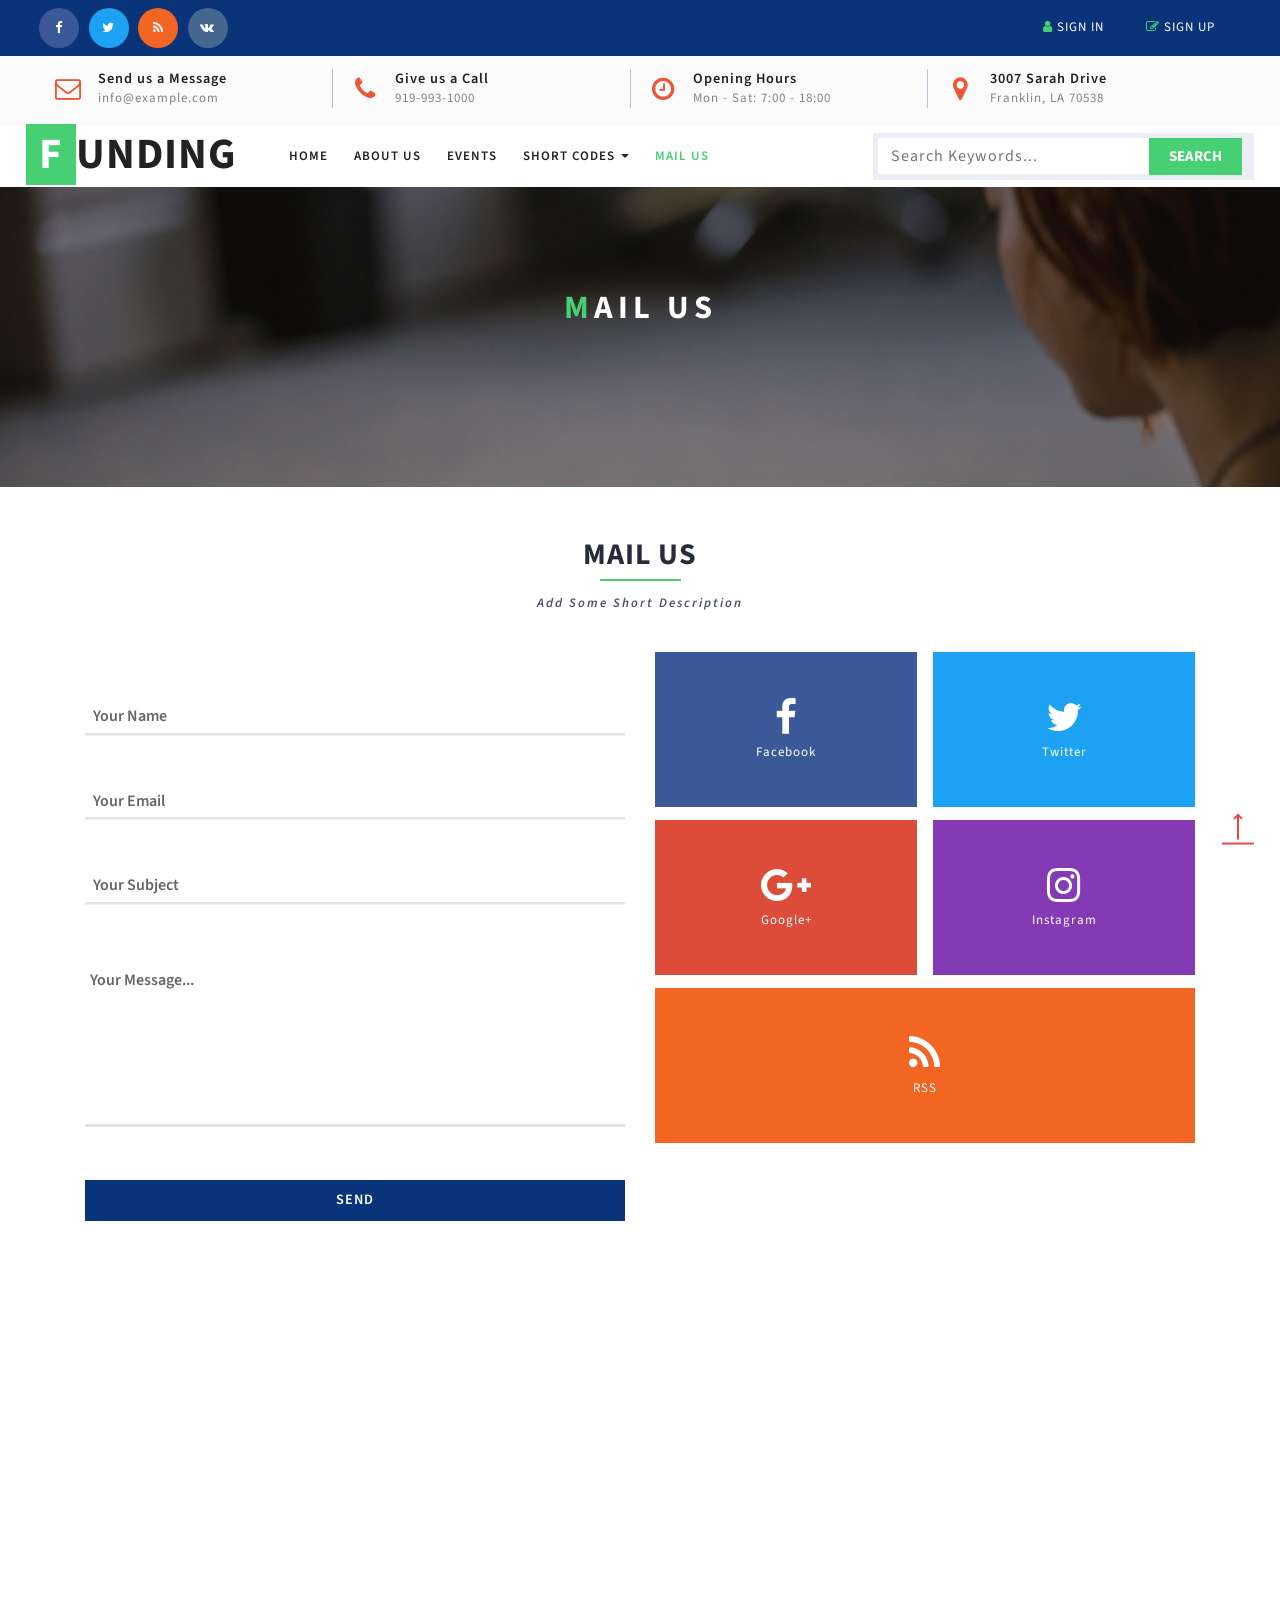
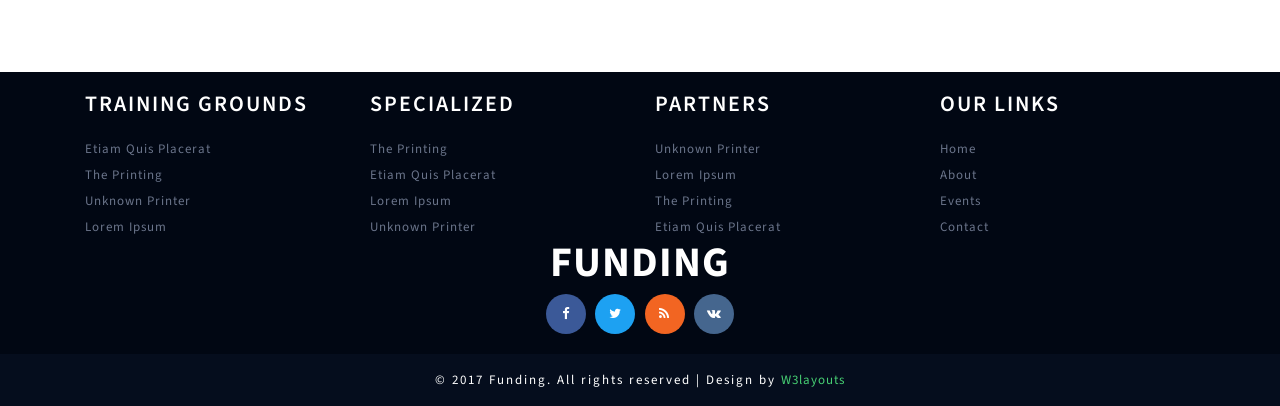
<file: mail.html>
<!--
author: Thisara
 
  
  
-->
<!DOCTYPE html>
<html lang="en">
<head>
<title>Funding a Banking Category Flat Bootstrap Responsive Website Template | Mail  :: w3layouts</title>
<!-- custom-theme -->
<meta name="viewport" content="width=device-width, initial-scale=1">
<meta http-equiv="Content-Type" content="text/html; charset=utf-8" />
<meta name="keywords" content="Funding Responsive web template, Bootstrap Web Templates, Flat Web Templates, Android Compatible web template, 
Smartphone Compatible web template, free webdesigns for Nokia, Samsung, LG, SonyEricsson, Motorola web design" />
<script type="application/x-javascript"> addEventListener("load", function() { setTimeout(hideURLbar, 0); }, false);
		function hideURLbar(){ window.scrollTo(0,1); } </script>
<!-- //custom-theme -->
<link href="css/bootstrap.css" rel="stylesheet" type="text/css" media="all" />
<link href="css/style.css" rel="stylesheet" type="text/css" media="all" />
<!-- font-awesome-icons -->
<link href="css/font-awesome.css" rel="stylesheet"> 
<link href="//fonts.googleapis.com/css?family=Source+Sans+Pro:300,300i,400,400i,600,600i,700,900" rel="stylesheet">

</head>	
<body>
<!-- banner -->
<div class="header">
		
		<div class="w3layouts_header_right">
			<div class="agileits-social top_content">
					<ul>
							<li><a href="#"><i class="fa fa-facebook"></i></a></li>
							<li><a href="#"><i class="fa fa-twitter"></i></a></li>
							<li><a href="#"><i class="fa fa-rss"></i></a></li>
							<li><a href="#"><i class="fa fa-vk"></i></a></li>
						</ul>
				</div>
		</div>
		<div class="w3layouts_header_left">
			<ul>
					<li><a href="#" data-toggle="modal" data-target="#myModal2"><i class="fa fa-user" aria-hidden="true"></i> Sign in</a></li>
					<li><a href="#" data-toggle="modal" data-target="#myModal3"><i class="fa fa-pencil-square-o" aria-hidden="true"></i> Sign up</a></li>
				</ul>

		</div>
		<div class="clearfix"> </div>
	</div>
<div class="header_mid">
		<div class="w3layouts_header_mid">
			<ul>
				<li>
					<div class="header_contact_details_agile"><i class="fa fa-envelope-o" aria-hidden="true"></i>
						<div class="w3l_header_contact_details_agile">
							 <div class="header-contact-detail-title">Send us a Message</div> 
							<a href="mailto:info@example.com">info@example.com</a>
						</div>
				   </div>
			    </li>
				<li>
					<div class="header_contact_details_agile"><i class="fa fa-phone" aria-hidden="true"></i>
						<div class="w3l_header_contact_details_agile">
							 <div class="header-contact-detail-title">Give us a Call</div> 
							<a class="w3l_header_contact_details_agile-info_inner"> 919-993-1000 </a>
						</div>
				   </div>
			    </li>
				<li>
					<div class="header_contact_details_agile"><i class="fa fa-clock-o" aria-hidden="true"></i>
						<div class="w3l_header_contact_details_agile">
							 <div class="header-contact-detail-title">Opening Hours</div> 
							<a class="w3l_header_contact_details_agile-info_inner">Mon - Sat: 7:00 - 18:00</a>
						</div>
				   </div>
			    </li>
				<li>
					<div class="header_contact_details_agile"><i class="fa fa-map-marker" aria-hidden="true"></i>
						<div class="w3l_header_contact_details_agile">
							 <div class="header-contact-detail-title">3007 Sarah Drive</div> 
								<a class="w3l_header_contact_details_agile-info_inner">Franklin, LA 70538 </a>
						</div>
				   </div>
			    </li>
			</ul>
		</div>
	</div>
	<div class="banner">
		<nav class="navbar navbar-default">
			<div class="navbar-header navbar-left">
				<button type="button" class="navbar-toggle collapsed" data-toggle="collapse" data-target="#bs-example-navbar-collapse-1">
					<span class="sr-only">Toggle navigation</span>
					<span class="icon-bar"></span>
					<span class="icon-bar"></span>
					<span class="icon-bar"></span>
				</button>
				<h1><a class="navbar-brand" href="index.html"><span>F</span>unding</a></h1>
			</div>
			<!-- Collect the nav links, forms, and other content for toggling -->
			<div class="collapse navbar-collapse navbar-right" id="bs-example-navbar-collapse-1">
				<nav class="link-effect-2" id="link-effect-2">
					<ul class="nav navbar-nav">
						<li><a href="index.html"><span data-hover="Home">Home</span></a></li>
						<li><a href="about.html"><span data-hover="About Us">About Us</span></a></li>
						<li><a href="events.html"><span data-hover="Events">Events</span></a></li>
						<li class="dropdown">
							<a href="#" class="dropdown-toggle" data-toggle="dropdown"><span data-hover="Short Codes">Short Codes</span> <b class="caret"></b></a>
							<ul class="dropdown-menu agile_short_dropdown">
								<li><a href="icons.html">Web Icons</a></li>
								<li><a href="typography.html">Typography</a></li>
							</ul>
						</li>
						<li class="active"><a href="mail.html"><span data-hover="Mail Us">Mail Us</span></a></li>
					</ul>
				</nav>
			
			</div>
			<div class="w3_agile_search">
				<form action="#" method="post">
					<input type="search" name="Search" placeholder="Search Keywords..." required="" />
					<input type="submit" value="Search">
				</form>

			</div>
		</nav>
		</div>

<!-- //banner -->	
    <div class="banner1">
	    <div class="wthree_banner1_info">
				<h3><span>M</span>ail Us</h3>
		</div>
    </div>
<!-- //banner -->	
<!-- mail -->
	<div class="team">
		<div class="container">
		<h3 class="w3l_header w3_agileits_header">Mail <span>Us</span></h3>
		            <p class="sub_para_agile">Add Some Short Description</p>
			<div class="agile_team_grids_top">
				<div class="col-md-6 agileinfo_mail_grid_left">
					<form action="#" method="post">
						<span class="input input--nariko">
							<input class="input__field input__field--nariko" name="Name" type="text" id="input-20" placeholder=" " required="" />
							<label class="input__label input__label--nariko" for="input-20">
								<span class="input__label-content input__label-content--nariko">Your Name</span>
							</label>
						</span>
						<span class="input input--nariko">
							<input class="input__field input__field--nariko" name="Email" type="email" id="input-21" placeholder=" " required="" />
							<label class="input__label input__label--nariko" for="input-21">
								<span class="input__label-content input__label-content--nariko">Your Email</span>
							</label>
						</span>
						<span class="input input--nariko">
							<input class="input__field input__field--nariko" name="Subject" type="text" id="input-22" placeholder=" " required="" />
							<label class="input__label input__label--nariko" for="input-22">
								<span class="input__label-content input__label-content--nariko">Your Subject</span>
							</label>
						</span>
						<textarea name="Message" placeholder="Your Message..." required=""></textarea>
						<input type="submit" value="Send">
					</form>
				</div>
				<div class="col-md-6 agileinfo_mail_grid_right">
					<div class="agileinfo_mail_social_right">
						<div class="agileinfo_mail_social_rightl">
							<a href="#" class="w3_contact_facebook">
								<i class="fa fa-facebook" aria-hidden="true"></i>
								<p>Facebook</p>
							</a>
						</div>
						<div class="agileinfo_mail_social_rightr">
							<a href="#" class="w3_contact_twitter">
								<i class="fa fa-twitter" aria-hidden="true"></i>
								<p>Twitter</p>
							</a>
						</div>
						<div class="clearfix"> </div>
					</div>
					<div class="agileinfo_mail_social_right">
						<div class="agileinfo_mail_social_rightl">
							<a href="#" class="w3_contact_google">
								<i class="fa fa-google-plus" aria-hidden="true"></i>
								<p>Google+</p>
							</a>
						</div>
						<div class="agileinfo_mail_social_rightr">
							<a href="#" class="w3_contact_instagram">
								<i class="fa fa-instagram" aria-hidden="true"></i>
								<p>Instagram</p>
							</a>
						</div>
						<div class="clearfix"> </div>
					</div>
					<div class="agileinfo_mail_social_right">
						<div class="agileinfo_mail_social_right_social">
							<a href="#" class="w3_contact_rss">
								<i class="fa fa-rss"></i>
								<p>RSS</p>
							</a>
						</div>
					</div>
				</div>
				<div class="clearfix"> </div>
			</div>
		</div>
	</div>
	<div class="agile_map">
		<iframe src="https://www.google.com/maps/embed?pb=!1m18!1m12!1m3!1d3950.3905851087434!2d-34.90500565012194!3d-8.061582082752993!2m3!1f0!2f0!3f0!3m2!1i1024!2i768!4f13.1!3m3!1m2!1s0x7ab18d90992e4ab%3A0x8e83c4afabe39a3a!2sSport+Club+Do+Recife!5e0!3m2!1sen!2sin!4v1478684415917" style="border:0"></iframe>
	</div>
<!-- //mail -->
<!-- footer -->
<div class="footer_agile_w3ls">
	<div class="container">
		<div class="agileits_w3layouts_footer_grids">
	        <div class="col-md-3 footer-w3-agileits">
					<h3>Training Grounds</h3>
					<ul>
						<li>Etiam quis placerat</li>
						<li>the printing</li>
						<li>unknown printer</li>
						<li>Lorem Ipsum</li>
					</ul>
			</div>
			<div class="col-md-3 footer-agileits">
					<h3>Specialized</h3>
					<ul>
						<li>the printing</li>
						<li>Etiam quis placerat</li>
						<li>Lorem Ipsum</li>
						<li>unknown printer</li>
					</ul>
				</div>
				<div class="col-md-3 footer-wthree">
					<h3>Partners</h3>
					<ul>
						<li>unknown printer</li>
						<li>Lorem Ipsum</li>
						<li>the printing</li>
						<li>Etiam quis placerat</li>
					</ul>
				</div>
	
				<div class="col-md-3 footer-agileits-w3layouts">
					<h3>Our Links</h3>
					<ul>
						<li><a href="index.html">Home</a></li>
						<li><a href="about.html">About</a></li>
						<li><a href="events.html">Events</a></li>
						<li><a href="mail.html">Contact</a></li>
					</ul>
				</div>
				<div class="clearfix"></div>

		</div>
		<div class="agileits_w3layouts_logo logo2">
			<h2><a href="index.html">Funding</a></h2>
			<div class="agileits-social">
					<ul>
							<li><a href="#"><i class="fa fa-facebook"></i></a></li>
							<li><a href="#"><i class="fa fa-twitter"></i></a></li>
							<li><a href="#"><i class="fa fa-rss"></i></a></li>
							<li><a href="#"><i class="fa fa-vk"></i></a></li>
						</ul>
				</div>

		</div>
	</div>
</div>
<div class="wthree_copy_right">
	<div class="container">
		<p>© 2017 Funding. All rights reserved | Design by <a href="http://w3layouts.com/">W3layouts</a></p>
	</div>
</div>
<!-- //footer -->

<div class="modal fade" id="myModal2" tabindex="-1" role="dialog">
														<div class="modal-dialog">
														<!-- Modal content-->
															<div class="modal-content">
																<div class="modal-header">
																	<button type="button" class="close" data-dismiss="modal">&times;</button>
																	
																	<div class="signin-form profile">
																	<h3 class="agileinfo_sign">Sign In</h3>	
																			<div class="login-form">
																				<form action="#" method="post">
																					<input type="email" name="email" placeholder="E-mail" required="">
																					<input type="password" name="password" placeholder="Password" required="">
																					<div class="tp">
																						<input type="submit" value="Sign In">
																					</div>
																				</form>
																			</div>
																			<div class="login-social-grids">
																				<ul>
																					<li><a href="#"><i class="fa fa-facebook"></i></a></li>
																					<li><a href="#"><i class="fa fa-twitter"></i></a></li>
																					<li><a href="#"><i class="fa fa-rss"></i></a></li>
																				</ul>
																			</div>
																			<p><a href="#" data-toggle="modal" data-target="#myModal3" > Don't have an account?</a></p>
																		</div>
																</div>
															</div>
														</div>
													</div>
													<!-- //Modal1 -->	
													<!-- Modal2 -->
													<div class="modal fade" id="myModal3" tabindex="-1" role="dialog">
														<div class="modal-dialog">
														<!-- Modal content-->
															<div class="modal-content">
																<div class="modal-header">
																	<button type="button" class="close" data-dismiss="modal">&times;</button>
																	
																	<div class="signin-form profile">
																	<h3 class="agileinfo_sign">Sign Up</h3>	
																			<div class="login-form">
																				<form action="#" method="post">
																				   <input type="text" name="name" placeholder="Username" required="">
																					<input type="email" name="email" placeholder="Email" required="">
																					<input type="password" name="password" placeholder="Password" required="">
																					<input type="password" name="password" placeholder="Confirm Password" required="">
																					<input type="submit" value="Sign Up">
																				</form>
																			</div>
																			<p><a href="#"> By clicking register, I agree to your terms</a></p>
																		</div>
																</div>
															</div>
														</div>
													</div>
													<!-- //Modal2 -->	

<!-- //bootstrap-pop-up -->

<!-- js -->
<script type="text/javascript" src="js/jquery-2.1.4.min.js"></script>
<!-- //js -->
<!-- start-smooth-scrolling -->
<script type="text/javascript" src="js/move-top.js"></script>
<script type="text/javascript" src="js/easing.js"></script>
<script type="text/javascript">
	jQuery(document).ready(function($) {
		$(".scroll").click(function(event){		
			event.preventDefault();
			$('html,body').animate({scrollTop:$(this.hash).offset().top},1000);
		});
	});
</script>
<!-- start-smooth-scrolling -->
<!-- for bootstrap working -->
	<script src="js/bootstrap.js"></script>
<!-- //for bootstrap working -->
<!-- here stars scrolling icon -->
	<script type="text/javascript">
		$(document).ready(function() {
			/*
				var defaults = {
				containerID: 'toTop', // fading element id
				containerHoverID: 'toTopHover', // fading element hover id
				scrollSpeed: 1200,
				easingType: 'linear' 
				};
			*/
								
			$().UItoTop({ easingType: 'easeOutQuart' });
								
			});
	</script>
<!-- //here ends scrolling icon -->
</body>
</html>
</file>
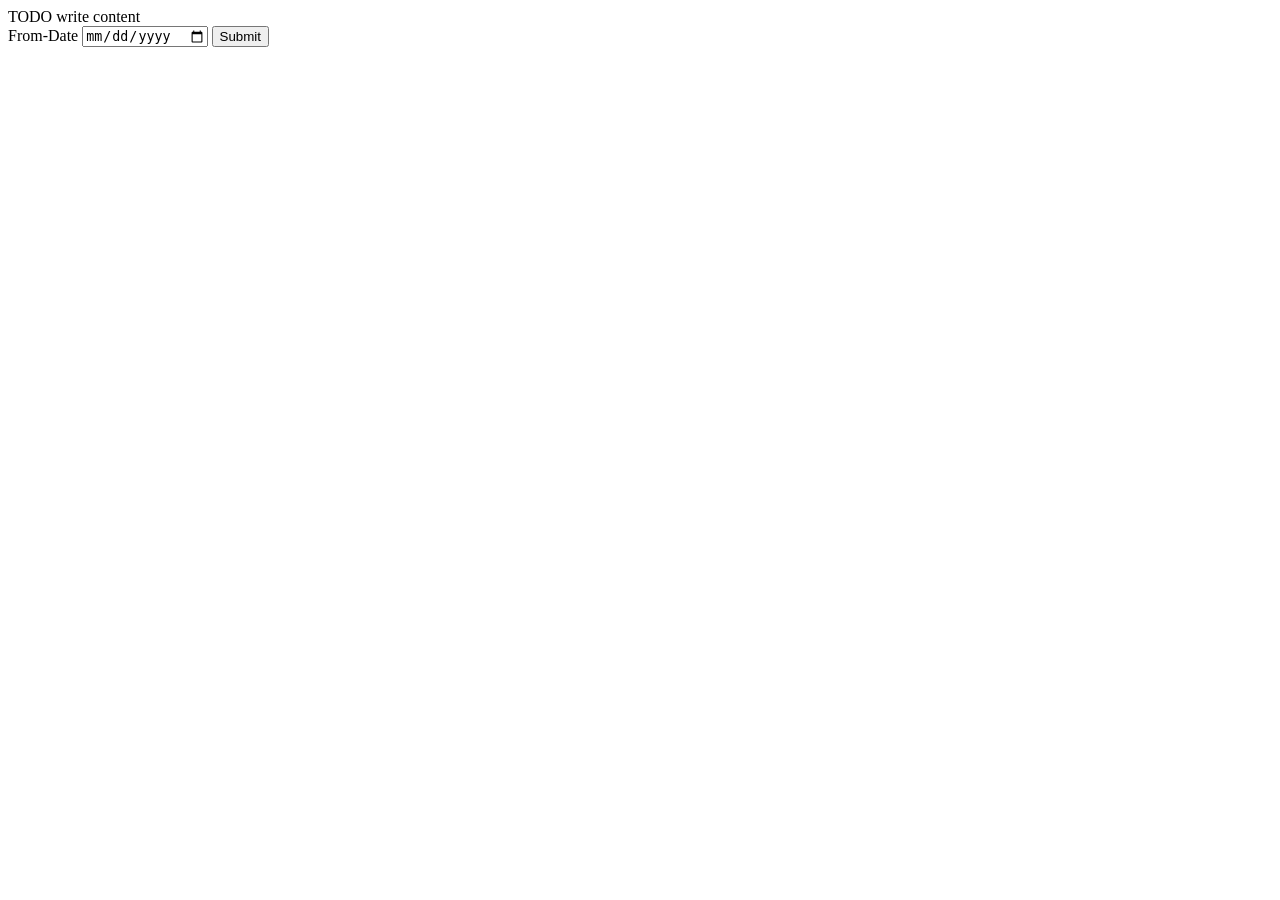
<file: test_datevalidate.html>
<!DOCTYPE html>
<!--
To change this license header, choose License Headers in Project Properties.
To change this template file, choose Tools | Templates
and open the template in the editor.
-->
<html>
    <head>
        <title>TODO supply a title</title>
        <meta charset="UTF-8">
        <meta name="viewport" content="width=device-width, initial-scale=1.0">

        <script type="text/javascript">
            function validate() {
                alert('Hello')
            }
        </script>


        <script type="text/javascript">

            var q = new Date();
            var m = q.getMonth() + 1;
            var d = q.getDay();
            var y = q.getYear();

            var date = new Date(y, m, d);

            mydate = new Date('2011-04-11');
            console.log(date);
            console.log(mydate)

            if (date > mydate)
            {
                alert("greater");
            } else
            {
                alert("smaller")
            }


        </script>

    </head>
    <body>
        <div>TODO write content</div>
        <form action="">
            From-Date <input type="date" id="fromDate" />
            <input type="submit"/>
        </form>
    </body>



</html>
</file>
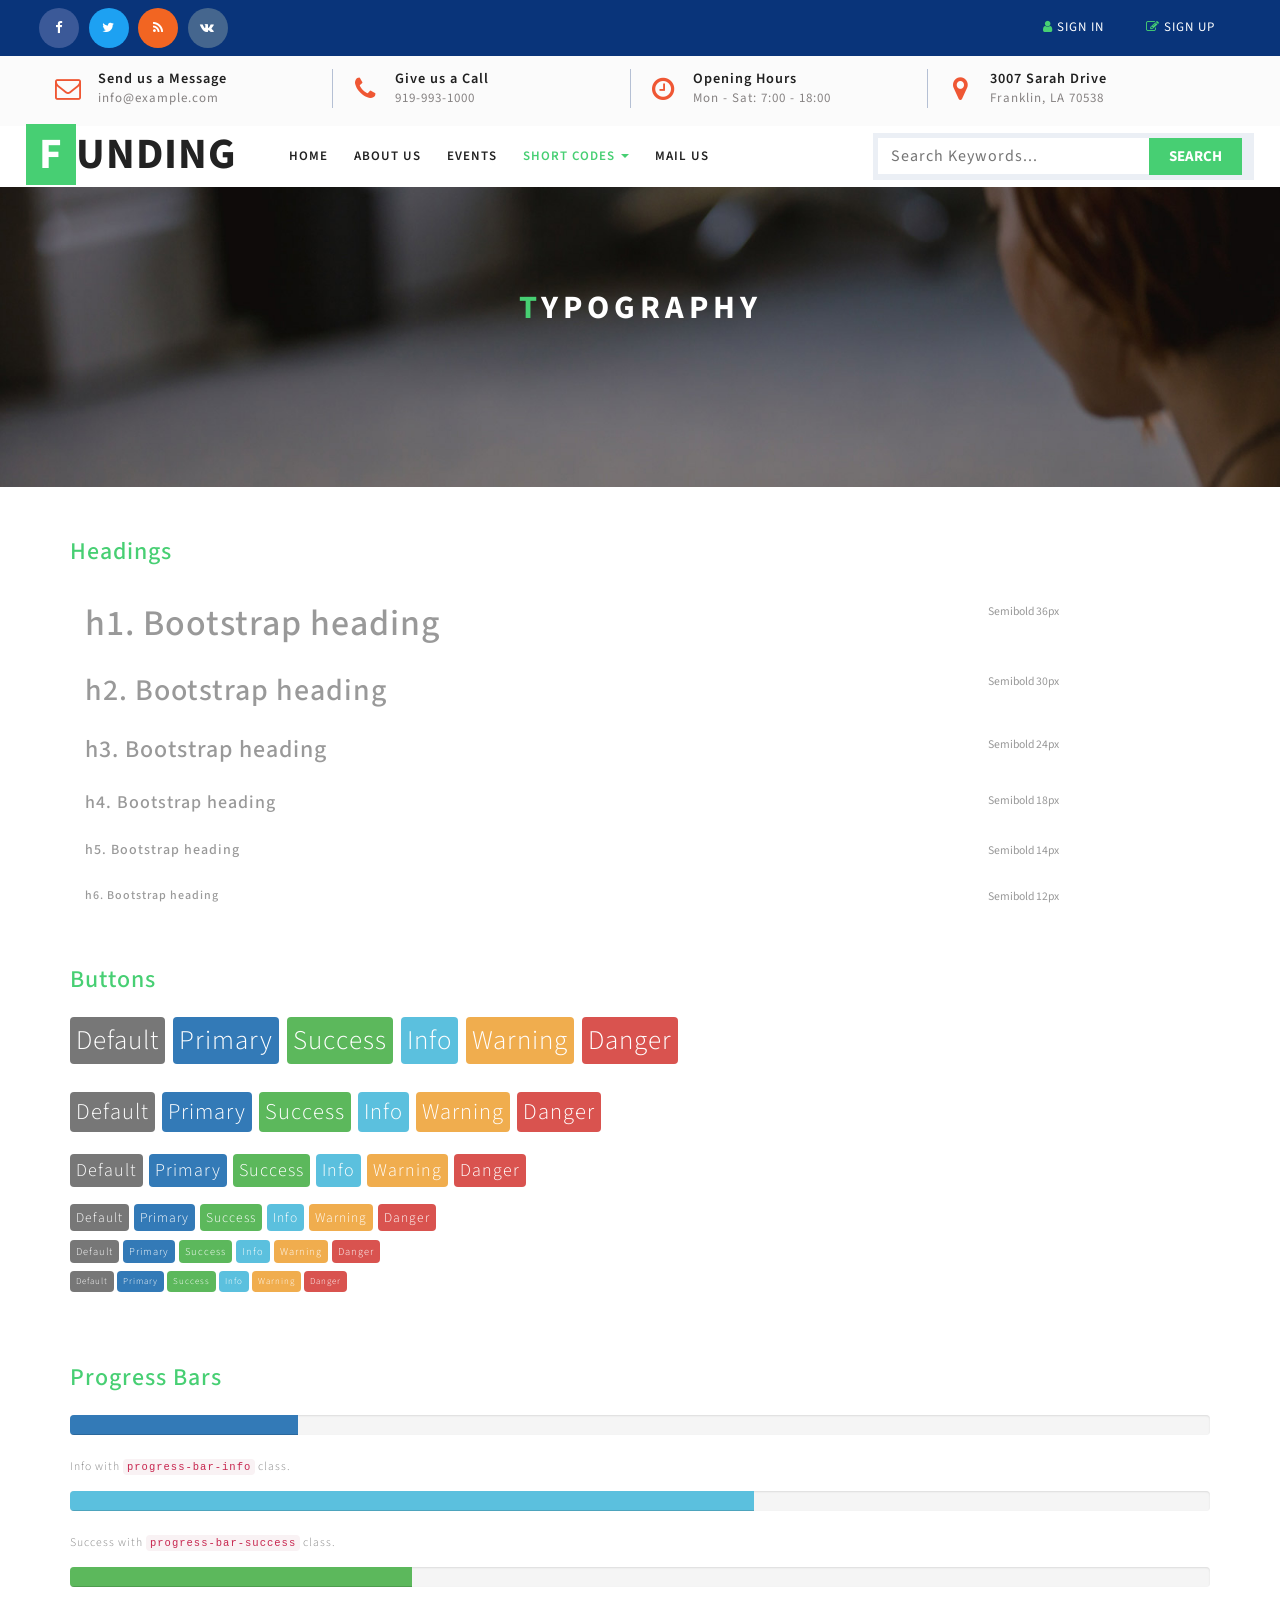
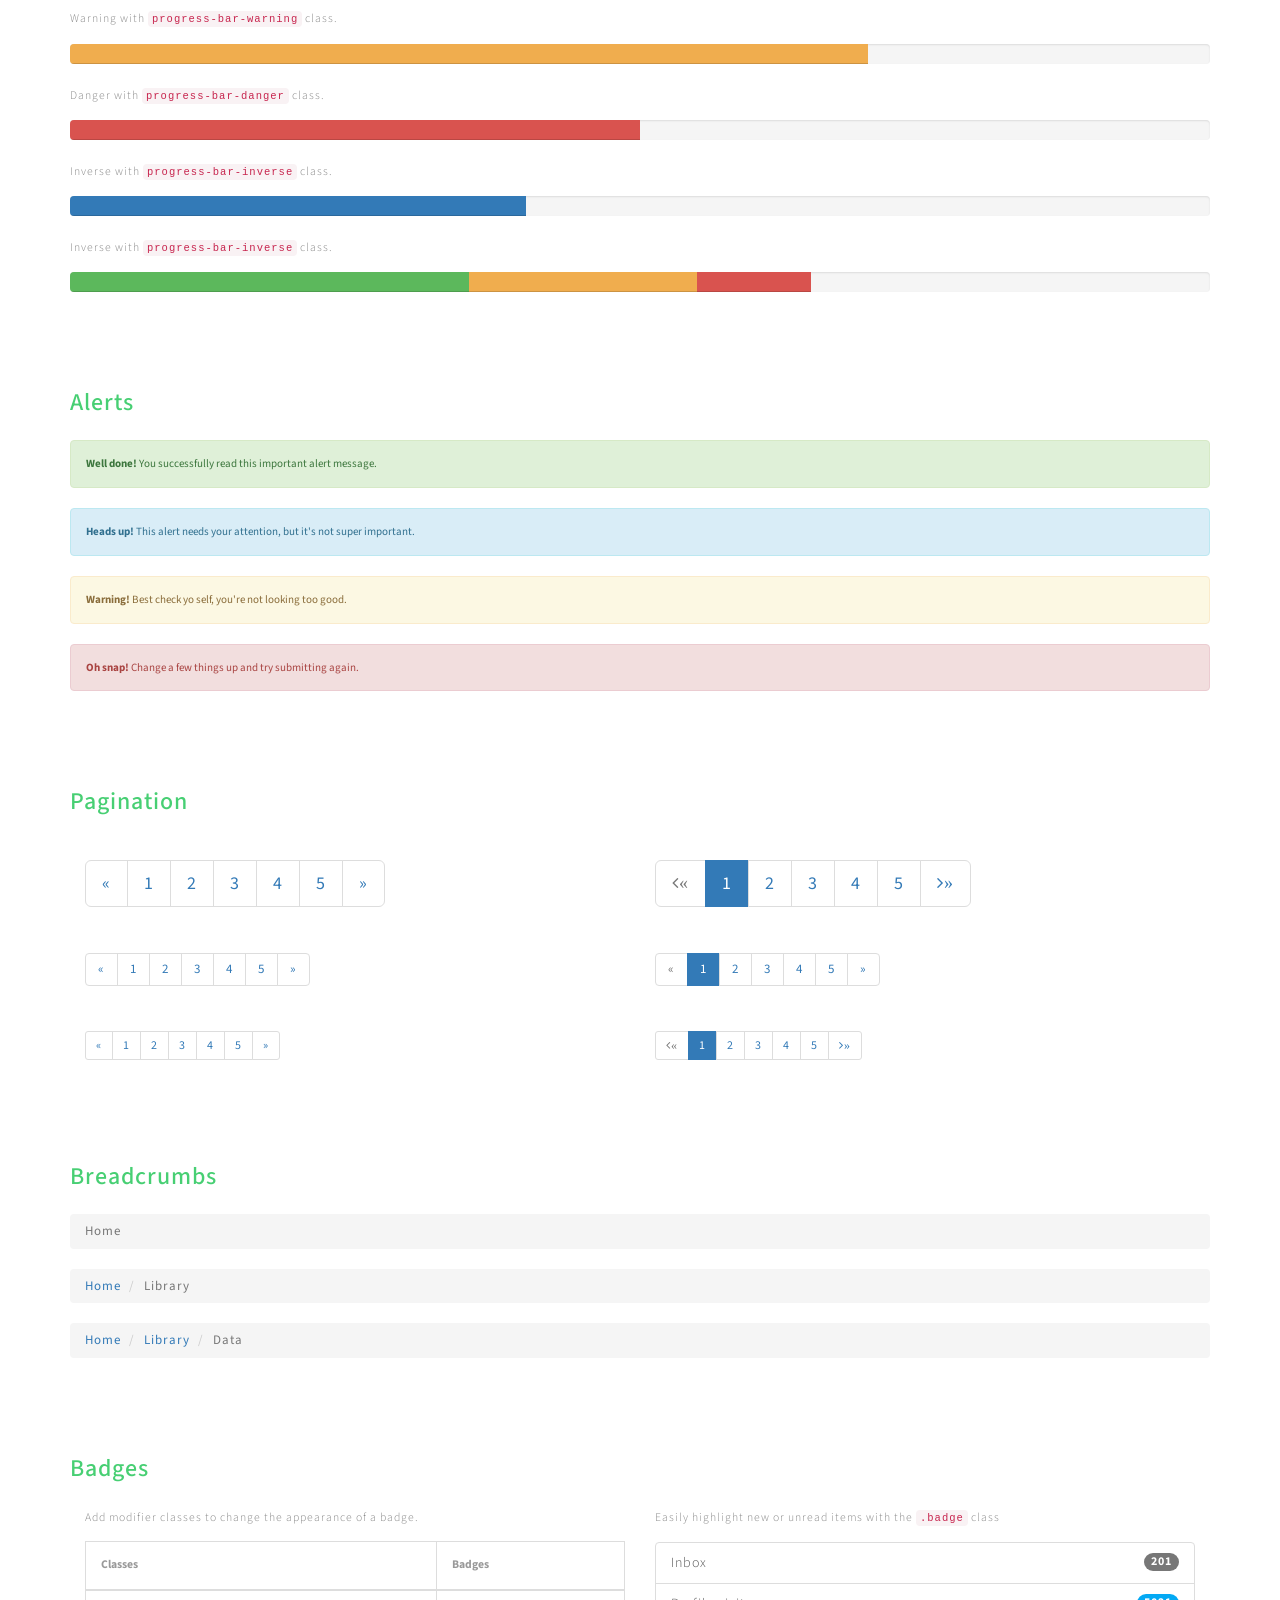
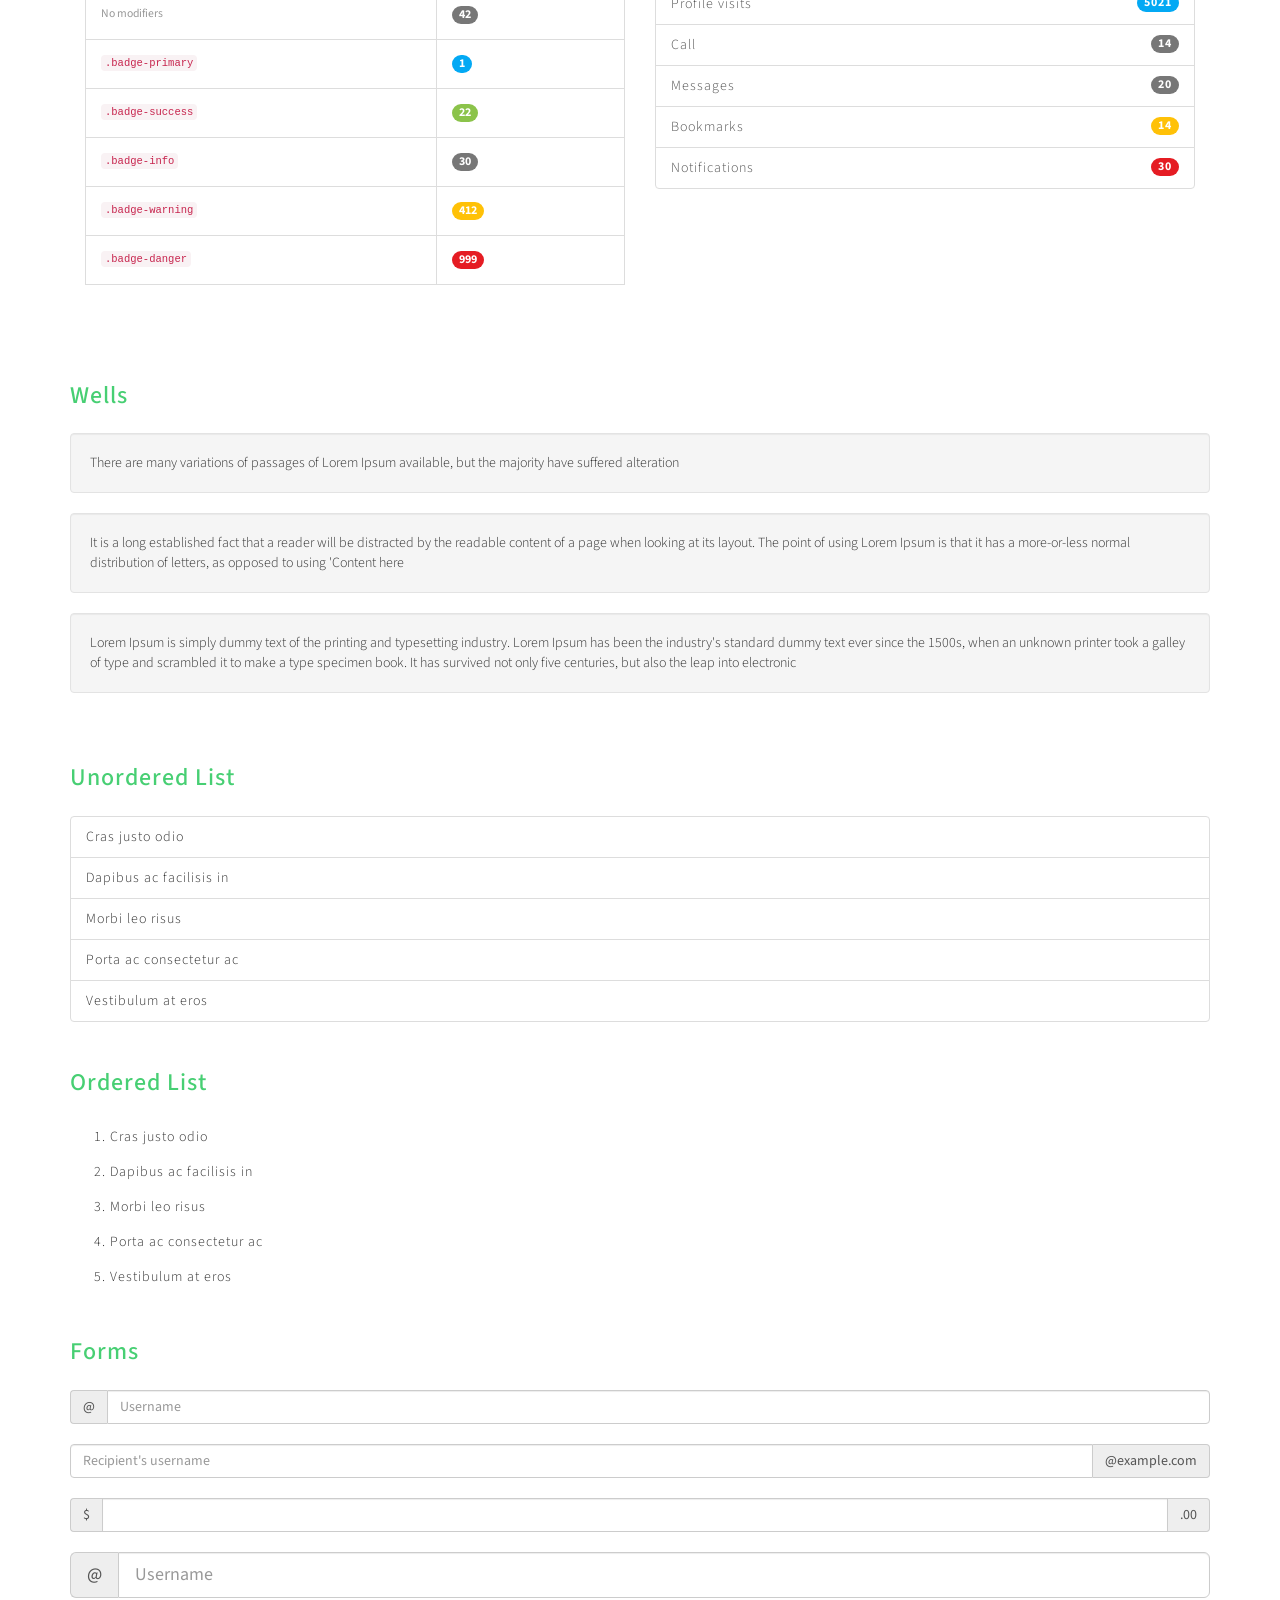
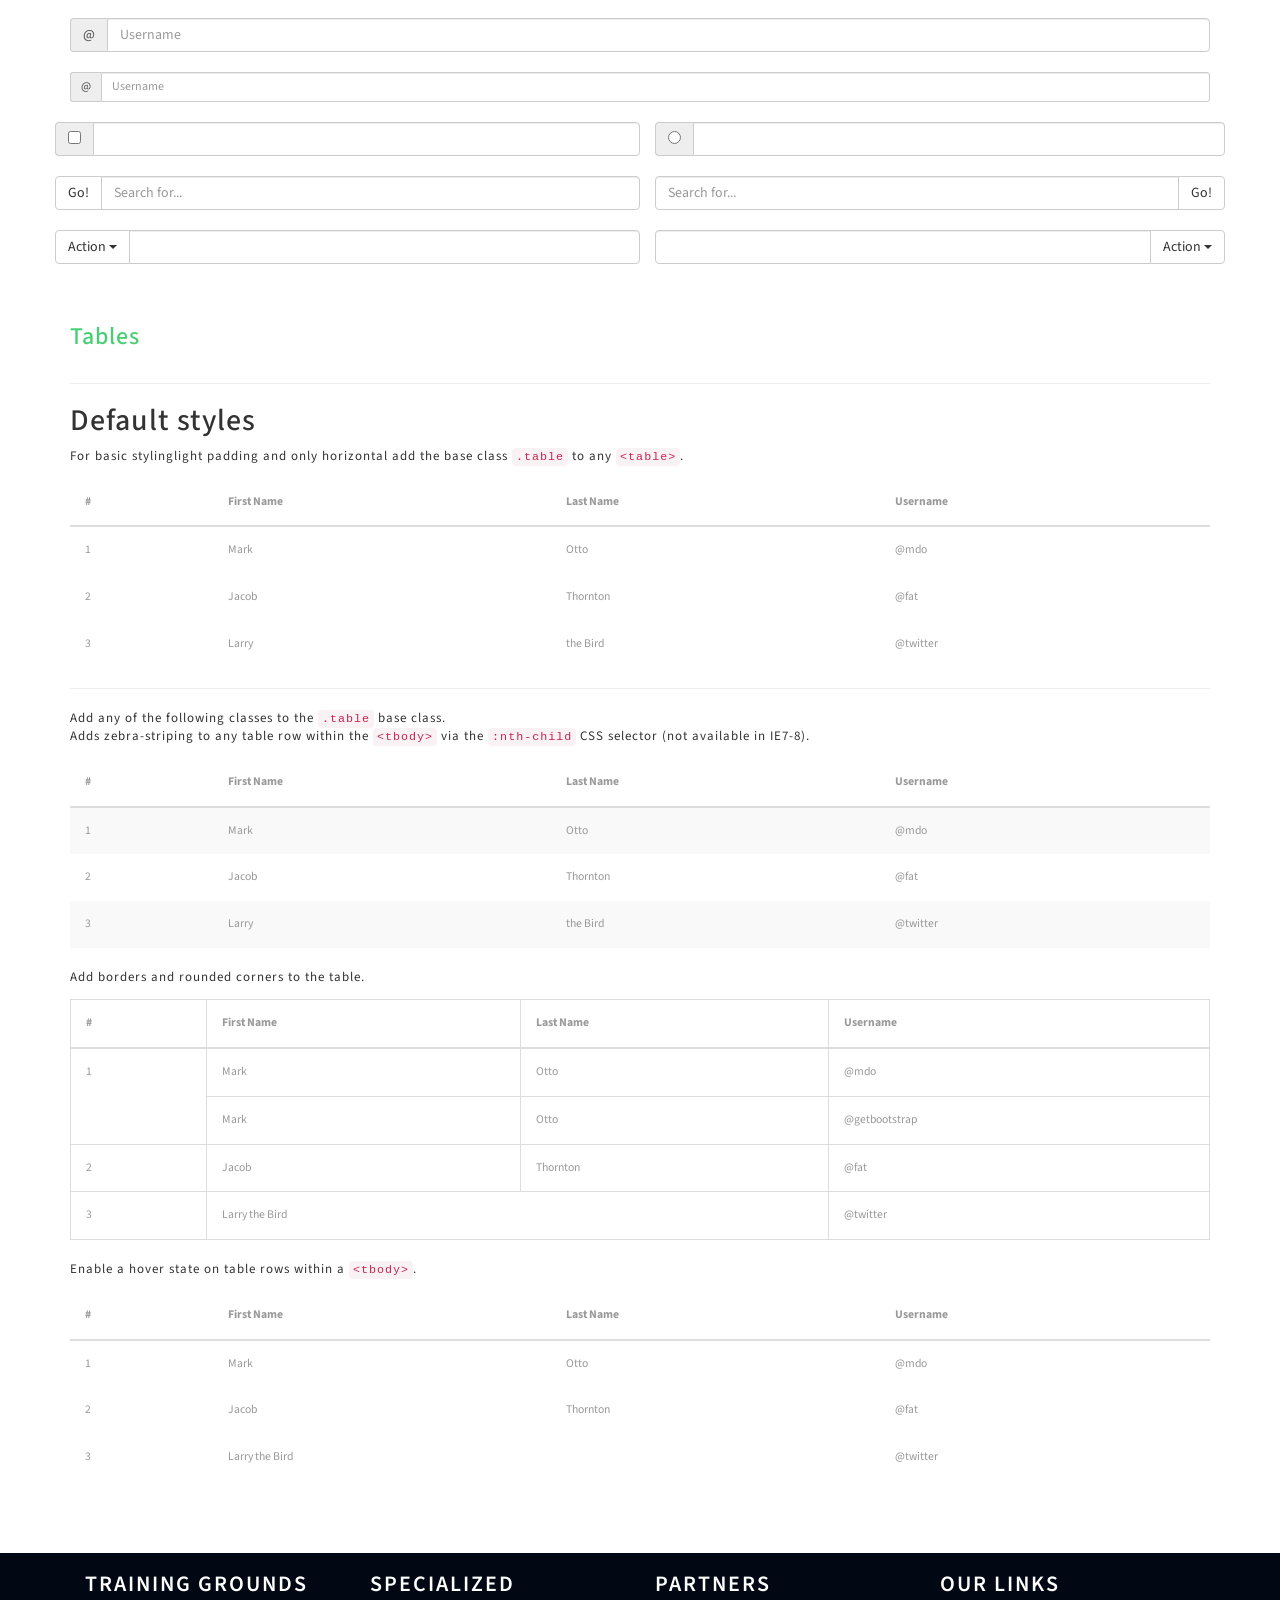
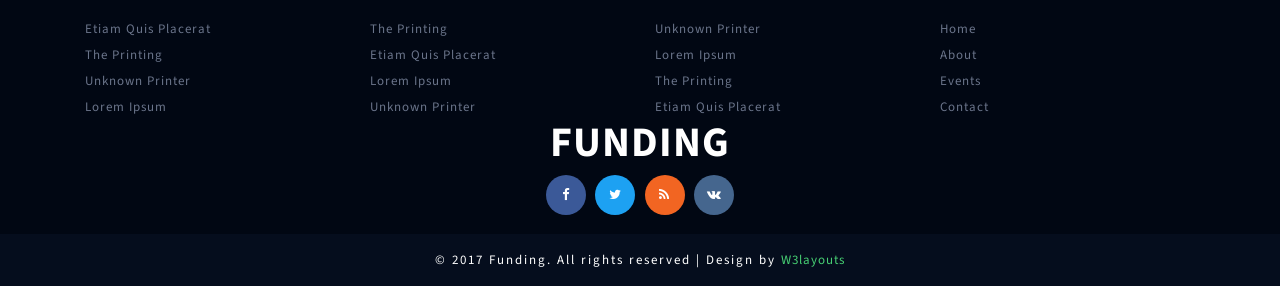
<file: typography.html>
<!--
author: Thisara
 
  
  
-->
<!DOCTYPE html>
<html lang="en">
<head>
<title>Funding a Banking Category Flat Bootstrap Responsive Website Template | Typography :: w3layouts</title>
<!-- custom-theme -->
<meta name="viewport" content="width=device-width, initial-scale=1">
<meta http-equiv="Content-Type" content="text/html; charset=utf-8" />
<meta name="keywords" content="Funding Responsive web template, Bootstrap Web Templates, Flat Web Templates, Android Compatible web template, 
Smartphone Compatible web template, free webdesigns for Nokia, Samsung, LG, SonyEricsson, Motorola web design" />
<script type="application/x-javascript"> addEventListener("load", function() { setTimeout(hideURLbar, 0); }, false);
		function hideURLbar(){ window.scrollTo(0,1); } </script>
<!-- //custom-theme -->
<link href="css/bootstrap.css" rel="stylesheet" type="text/css" media="all" />
<link href="css/style.css" rel="stylesheet" type="text/css" media="all" />
<!-- font-awesome-icons -->
<link href="css/font-awesome.css" rel="stylesheet"> 
<link href="//fonts.googleapis.com/css?family=Source+Sans+Pro:300,300i,400,400i,600,600i,700,900" rel="stylesheet">

</head>	
<body>
<!-- banner -->
<div class="header">
		
		<div class="w3layouts_header_right">
			<div class="agileits-social top_content">
					<ul>
							<li><a href="#"><i class="fa fa-facebook"></i></a></li>
							<li><a href="#"><i class="fa fa-twitter"></i></a></li>
							<li><a href="#"><i class="fa fa-rss"></i></a></li>
							<li><a href="#"><i class="fa fa-vk"></i></a></li>
						</ul>
				</div>
		</div>
		<div class="w3layouts_header_left">
			<ul>
					<li><a href="#" data-toggle="modal" data-target="#myModal2"><i class="fa fa-user" aria-hidden="true"></i> Sign in</a></li>
					<li><a href="#" data-toggle="modal" data-target="#myModal3"><i class="fa fa-pencil-square-o" aria-hidden="true"></i> Sign up</a></li>
				</ul>

		</div>
		<div class="clearfix"> </div>
	</div>
<div class="header_mid">
		<div class="w3layouts_header_mid">
			<ul>
				<li>
					<div class="header_contact_details_agile"><i class="fa fa-envelope-o" aria-hidden="true"></i>
						<div class="w3l_header_contact_details_agile">
							 <div class="header-contact-detail-title">Send us a Message</div> 
							<a href="mailto:info@example.com">info@example.com</a>
						</div>
				   </div>
			    </li>
				<li>
					<div class="header_contact_details_agile"><i class="fa fa-phone" aria-hidden="true"></i>
						<div class="w3l_header_contact_details_agile">
							 <div class="header-contact-detail-title">Give us a Call</div> 
							<a class="w3l_header_contact_details_agile-info_inner"> 919-993-1000 </a>
						</div>
				   </div>
			    </li>
				<li>
					<div class="header_contact_details_agile"><i class="fa fa-clock-o" aria-hidden="true"></i>
						<div class="w3l_header_contact_details_agile">
							 <div class="header-contact-detail-title">Opening Hours</div> 
							<a class="w3l_header_contact_details_agile-info_inner">Mon - Sat: 7:00 - 18:00</a>
						</div>
				   </div>
			    </li>
				<li>
					<div class="header_contact_details_agile"><i class="fa fa-map-marker" aria-hidden="true"></i>
						<div class="w3l_header_contact_details_agile">
							 <div class="header-contact-detail-title">3007 Sarah Drive</div> 
								<a class="w3l_header_contact_details_agile-info_inner">Franklin, LA 70538 </a>
						</div>
				   </div>
			    </li>
			</ul>
		</div>
	</div>
	<div class="banner">
		<nav class="navbar navbar-default">
			<div class="navbar-header navbar-left">
				<button type="button" class="navbar-toggle collapsed" data-toggle="collapse" data-target="#bs-example-navbar-collapse-1">
					<span class="sr-only">Toggle navigation</span>
					<span class="icon-bar"></span>
					<span class="icon-bar"></span>
					<span class="icon-bar"></span>
				</button>
				<h1><a class="navbar-brand" href="index.html"><span>F</span>unding</a></h1>
			</div>
			<!-- Collect the nav links, forms, and other content for toggling -->
			<div class="collapse navbar-collapse navbar-right" id="bs-example-navbar-collapse-1">
				<nav class="link-effect-2" id="link-effect-2">
					<ul class="nav navbar-nav">
						<li><a href="index.html"><span data-hover="Home">Home</span></a></li>
						<li><a href="about.html"><span data-hover="About Us">About Us</span></a></li>
						<li><a href="events.html"><span data-hover="Events">Events</span></a></li>
						<li class="dropdown active">
							<a href="#" class="dropdown-toggle" data-toggle="dropdown"><span data-hover="Short Codes">Short Codes</span> <b class="caret"></b></a>
							<ul class="dropdown-menu agile_short_dropdown">
								<li><a href="icons.html">Web Icons</a></li>
								<li><a href="typography.html">Typography</a></li>
							</ul>
						</li>
						<li><a href="mail.html"><span data-hover="Mail Us">Mail Us</span></a></li>
					</ul>
				</nav>
			
			</div>
			<div class="w3_agile_search">
				<form action="#" method="post">
					<input type="search" name="Search" placeholder="Search Keywords..." required="" />
					<input type="submit" value="Search">
				</form>

			</div>
		</nav>
		</div>

<!-- //banner -->	
    <div class="banner1">
	    <div class="wthree_banner1_info">
				<h3><span>T</span>ypography</h3>
		</div>
    </div>
<!-- //banner -->	
<!-- typography -->
	<div class="team">
		<div class="container">
			<div class="grid_3 grid_4 w3layouts">
				<h3 class="hdg">Headings</h3>
				<div class="bs-example">
					<table class="table">
						<tbody>
							<tr>
								<td><h1 id="h1.-bootstrap-heading">h1. Bootstrap heading<a class="anchorjs-link" href="#h1.-bootstrap-heading"><span class="anchorjs-icon"></span></a></h1></td>
								<td class="type-info">Semibold 36px</td>
							</tr>
							<tr>
								<td><h2 id="h2.-bootstrap-heading">h2. Bootstrap heading<a class="anchorjs-link" href="#h2.-bootstrap-heading"><span class="anchorjs-icon"></span></a></h2></td>
								<td class="type-info">Semibold 30px</td>
							</tr>
							<tr>
								<td><h3 id="h3.-bootstrap-heading">h3. Bootstrap heading<a class="anchorjs-link" href="#h3.-bootstrap-heading"><span class="anchorjs-icon"></span></a></h3></td>
								<td class="type-info">Semibold 24px</td>
							</tr>
							<tr>
								<td><h4 id="h4.-bootstrap-heading">h4. Bootstrap heading<a class="anchorjs-link" href="#h4.-bootstrap-heading"><span class="anchorjs-icon"></span></a></h4></td>
								<td class="type-info">Semibold 18px</td>
							</tr>
							<tr>
								<td><h5 id="h5.-bootstrap-heading">h5. Bootstrap heading<a class="anchorjs-link" href="#h5.-bootstrap-heading"><span class="anchorjs-icon"></span></a></h5></td>
								<td class="type-info">Semibold 14px</td>
							</tr>
							<tr>
								<td><h6>h6. Bootstrap heading</h6></td>
								<td class="type-info">Semibold 12px</td>
							</tr>
						</tbody>
					</table>
				</div>
			</div>
			<div class="grid_3 grid_5 w3">
				<h3>Buttons</h3>
				<h1>
					<a href="#"><span class="label label-default">Default</span></a>
					<a href="#"><span class="label label-primary">Primary</span></a>
					<a href="#"><span class="label label-success">Success</span></a>
					<a href="#"><span class="label label-info">Info</span></a>
					<a href="#"><span class="label label-warning">Warning</span></a>
					<a href="#"><span class="label label-danger">Danger</span></a>
				</h1>
				<h2>
					<a href="#"><span class="label label-default">Default</span></a>
					<a href="#"><span class="label label-primary">Primary</span></a>
					<a href="#"><span class="label label-success">Success</span></a>
					<a href="#"><span class="label label-info">Info</span></a>
					<a href="#"><span class="label label-warning">Warning</span></a>
					<a href="#"><span class="label label-danger">Danger</span></a>
				</h2>
				<h3>
					<a href="#"><span class="label label-default">Default</span></a>
					<a href="#"><span class="label label-primary">Primary</span></a>
					<a href="#"><span class="label label-success">Success</span></a>
					<a href="#"><span class="label label-info">Info</span></a>
					<a href="#"><span class="label label-warning">Warning</span></a>
					<a href="#"><span class="label label-danger">Danger</span></a>
				</h3>
				<h4>
					<a href="#"><span class="label label-default">Default</span></a>
					<a href="#"><span class="label label-primary">Primary</span></a>
					<a href="#"><span class="label label-success">Success</span></a>
					<a href="#"><span class="label label-info">Info</span></a>
					<a href="#"><span class="label label-warning">Warning</span></a>
					<a href="#"><span class="label label-danger">Danger</span></a>
				</h4>
				<h5>
					<a href="#"><span class="label label-default">Default</span></a>
					<a href="#"><span class="label label-primary">Primary</span></a>
					<a href="#"><span class="label label-success">Success</span></a>
					<a href="#"><span class="label label-info">Info</span></a>
					<a href="#"><span class="label label-warning">Warning</span></a>
					<a href="#"><span class="label label-danger">Danger</span></a>
				</h5>
				<h6>
					<a href="#"><span class="label label-default">Default</span></a>
					<a href="#"><span class="label label-primary">Primary</span></a>
					<a href="#"><span class="label label-success">Success</span></a>
					<a href="#"><span class="label label-info">Info</span></a>
					<a href="#"><span class="label label-warning">Warning</span></a>
					<a href="#"><span class="label label-danger">Danger</span></a>
				</h6>
			</div>		
			<div class="grid_3 grid_5 w3l">
				<h3>Progress Bars</h3>
				<div class="tab-content">
					<div class="tab-pane active" id="domprogress">
						<div class="progress">    
							<div class="progress-bar progress-bar-primary" style="width: 20%"></div>
						</div>
						<p>Info with <code>progress-bar-info</code> class.</p>
						<div class="progress">    
							<div class="progress-bar progress-bar-info" style="width: 60%"></div>
						</div>
						<p>Success with <code>progress-bar-success</code> class.</p>
						<div class="progress">
							<div class="progress-bar progress-bar-success" style="width: 30%"></div>
						</div>
						<p>Warning with <code>progress-bar-warning</code> class.</p>
						<div class="progress">
							<div class="progress-bar progress-bar-warning" style="width: 70%"></div>
						</div>
						<p>Danger with <code>progress-bar-danger</code> class.</p>
						<div class="progress">
							<div class="progress-bar progress-bar-danger" style="width: 50%"></div>
						</div>
						<p>Inverse with <code>progress-bar-inverse</code> class.</p>
						<div class="progress">
							<div class="progress-bar progress-bar-inverse" style="width: 40%"></div>
						</div>
						<p>Inverse with <code>progress-bar-inverse</code> class.</p>
						<div class="progress">
							<div class="progress-bar progress-bar-success" style="width: 35%"><span class="sr-only">35% Complete (success)</span></div>
							<div class="progress-bar progress-bar-warning" style="width: 20%"><span class="sr-only">20% Complete (warning)</span></div>
							<div class="progress-bar progress-bar-danger" style="width: 10%"><span class="sr-only">10% Complete (danger)</span></div>
						</div>
					</div>
				</div>
			</div>
			<div class="grid_3 grid_5 w3ls">
				<h3>Alerts</h3>
				<div class="alert alert-success" role="alert">
					<strong>Well done!</strong> You successfully read this important alert message.
				</div>
				<div class="alert alert-info" role="alert">
					<strong>Heads up!</strong> This alert needs your attention, but it's not super important.
				</div>
				<div class="alert alert-warning" role="alert">
					<strong>Warning!</strong> Best check yo self, you're not looking too good.
				</div>
				<div class="alert alert-danger" role="alert">
					<strong>Oh snap!</strong> Change a few things up and try submitting again.
				</div>
			</div>
			<div class="grid_3 grid_5 agileits">
				<h3>Pagination</h3>
				<div class="col-md-6">
					<nav>
						<ul class="pagination pagination-lg">
							<li><a href="#" aria-label="Previous"><span aria-hidden="true">«</span></a></li>
							<li><a href="#">1</a></li>
							<li><a href="#">2</a></li>
							<li><a href="#">3</a></li>
							<li><a href="#">4</a></li>
							<li><a href="#">5</a></li>
							<li><a href="#" aria-label="Next"><span aria-hidden="true">»</span></a></li>
						</ul>
					</nav>
					<nav>
						<ul class="pagination">
							<li><a href="#" aria-label="Previous"><span aria-hidden="true">«</span></a></li>
							<li><a href="#">1</a></li>
							<li><a href="#">2</a></li>
							<li><a href="#">3</a></li>
							<li><a href="#">4</a></li>
							<li><a href="#">5</a></li>
							<li><a href="#" aria-label="Next"><span aria-hidden="true">»</span></a></li>
						</ul>
					</nav>
					<nav>
						<ul class="pagination pagination-sm">
							<li><a href="#" aria-label="Previous"><span aria-hidden="true">«</span></a></li>
							<li><a href="#">1</a></li>
							<li><a href="#">2</a></li>
							<li><a href="#">3</a></li>
							<li><a href="#">4</a></li>
							<li><a href="#">5</a></li>
							<li><a href="#" aria-label="Next"><span aria-hidden="true">»</span></a></li>
						</ul>
					</nav>
				</div>
				<div class="col-md-6">
					<ul class="pagination pagination-lg">
						<li class="disabled"><a href="#"><i class="fa fa-angle-left">«</i></a></li>
						<li class="active"><a href="#">1</a></li>
						<li><a href="#">2</a></li>
						<li><a href="#">3</a></li>
						<li><a href="#">4</a></li>
						<li><a href="#">5</a></li>
						<li><a href="#"><i class="fa fa-angle-right">»</i></a></li>
					</ul>
					<nav>
						<ul class="pagination">
							<li class="disabled"><a href="#" aria-label="Previous"><span aria-hidden="true">«</span></a></li>
							<li class="active"><a href="#">1 <span class="sr-only">(current)</span></a></li>
							<li><a href="#">2</a></li>
							<li><a href="#">3</a></li>
							<li><a href="#">4</a></li>
							<li><a href="#">5</a></li>
							<li><a href="#" aria-label="Next"><span aria-hidden="true">»</span></a></li>
						</ul>
					</nav>
					<ul class="pagination pagination-sm">
						<li class="disabled"><a href="#"><i class="fa fa-angle-left">«</i></a></li>
						<li class="active"><a href="#">1</a></li>
						<li><a href="#">2</a></li>
						<li><a href="#">3</a></li>
						<li><a href="#">4</a></li>
						<li><a href="#">5</a></li>
						<li><a href="#"><i class="fa fa-angle-right">»</i></a></li>
					</ul>
				</div>
				<div class="clearfix"> </div>
			</div>
			<div class="grid_3 grid_5 agileinfo">
				<h3>Breadcrumbs</h3>
				<ol class="breadcrumb">
					<li class="active">Home</li>
				</ol>
				<ol class="breadcrumb">
					<li><a href="#">Home</a></li>
					<li class="active">Library</li>
				</ol>
				<ol class="breadcrumb">
					<li><a href="#">Home</a></li>
					<li><a href="#">Library</a></li>
					<li class="active">Data</li>
				</ol>
			</div>
			<div class="grid_3 grid_5 wthree">
				<h3>Badges</h3>
				<div class="col-md-6 agileits-w3layouts">
					<p>Add modifier classes to change the appearance of a badge.</p>
					<table class="table table-bordered">
						<thead>
							<tr>
								<th>Classes</th>
								<th>Badges</th>
							</tr>
						</thead>
						<tbody>
							<tr>
								<td>No modifiers</td>
								<td><span class="badge">42</span></td>
							</tr>
							<tr>
								<td><code>.badge-primary</code></td>
								<td><span class="badge badge-primary">1</span></td>
							</tr>
							<tr>
								<td><code>.badge-success</code></td>
								<td><span class="badge badge-success">22</span></td>
							</tr>
							<tr>
								<td><code>.badge-info</code></td>
								<td><span class="badge badge-info">30</span></td>
							</tr>
							<tr>
								<td><code>.badge-warning</code></td>
								<td><span class="badge badge-warning">412</span></td>
							</tr>
							<tr>
								<td><code>.badge-danger</code></td>
								<td><span class="badge badge-danger">999</span></td>
							</tr>
						</tbody>
					</table>                    
				</div>
				<div class="col-md-6 w3-agileits">
					<p>Easily highlight new or unread items with the <code>.badge</code> class</p>
					<div class="list-group list-group-alternate"> 
						<a href="#" class="list-group-item"><span class="badge">201</span> <i class="ti ti-email"></i> Inbox </a> 
						<a href="#" class="list-group-item"><span class="badge badge-primary">5021</span> <i class="ti ti-eye"></i> Profile visits </a> 
						<a href="#" class="list-group-item"><span class="badge">14</span> <i class="ti ti-headphone-alt"></i> Call </a> 
						<a href="#" class="list-group-item"><span class="badge">20</span> <i class="ti ti-comments"></i> Messages </a> 
						<a href="#" class="list-group-item"><span class="badge badge-warning">14</span> <i class="ti ti-bookmark"></i> Bookmarks </a> 
						<a href="#" class="list-group-item"><span class="badge badge-danger">30</span> <i class="ti ti-bell"></i> Notifications </a> 
					</div>
				</div>
			   <div class="clearfix"> </div>
			</div>	 
			<div class="grid_3 grid_5 agile">
				<h3>Wells</h3>
				<div class="well">
					There are many variations of passages of Lorem Ipsum available, but the majority have suffered alteration
				</div>
				<div class="well">
					It is a long established fact that a reader will be distracted by the readable content of a page when looking at its layout. The point of using Lorem Ipsum is that it has a more-or-less normal distribution of letters, as opposed to using 'Content here
				</div>
				<div class="well">
						Lorem Ipsum is simply dummy text of the printing and typesetting industry. Lorem Ipsum has been the industry's standard dummy text ever since the 1500s, when an unknown printer took a galley of type and scrambled it to make a type specimen book. It has survived not only five centuries, but also the leap into electronic
				</div>
			</div>
			<h3 class="bars">Unordered List</h3>
			<ul class="list-group w3-agile">
			  <li class="list-group-item">Cras justo odio</li>
			  <li class="list-group-item">Dapibus ac facilisis in</li>
			  <li class="list-group-item">Morbi leo risus</li>
			  <li class="list-group-item">Porta ac consectetur ac</li>
			  <li class="list-group-item">Vestibulum at eros</li>
			</ul>
			<h3 class="bars">Ordered List</h3>
			<ol>
				<li class="list-group-item1">Cras justo odio</li>
				<li class="list-group-item1">Dapibus ac facilisis in</li>
				<li class="list-group-item1">Morbi leo risus</li>
				<li class="list-group-item1">Porta ac consectetur ac</li>
				<li class="list-group-item1">Vestibulum at eros</li>
			</ol>
			<h3 class="bars">Forms</h3>
			<div class="input-group w3_w3layouts">
				<span class="input-group-addon" id="basic-addon1">@</span>
				<input type="text" class="form-control" placeholder="Username" aria-describedby="basic-addon1">
			</div>
			<div class="input-group w3_w3layouts">
				<input type="text" class="form-control" placeholder="Recipient's username" aria-describedby="basic-addon2">
				<span class="input-group-addon" id="basic-addon2">@example.com</span>
			</div>
			<div class="input-group w3_w3layouts">
				<span class="input-group-addon">$</span>
					<input type="text" class="form-control" aria-label="Amount (to the nearest dollar)">
				<span class="input-group-addon">.00</span>
			</div>
			<div class="input-group input-group-lg w3_w3layouts">
				<span class="input-group-addon" id="sizing-addon1">@</span>
				<input type="text" class="form-control" placeholder="Username" aria-describedby="sizing-addon1">
			</div>
			<div class="input-group w3_w3layouts">
				<span class="input-group-addon" id="sizing-addon2">@</span>
				<input type="text" class="form-control" placeholder="Username" aria-describedby="sizing-addon2">
			</div>
			<div class="input-group input-group-sm w3_w3layouts">
				<span class="input-group-addon" id="sizing-addon3">@</span>
				<input type="text" class="form-control" placeholder="Username" aria-describedby="sizing-addon3">
			</div>
			<div class="row">
				<div class="col-lg-6 in-gp-tl">
					<div class="input-group">
						<span class="input-group-addon">
							<input type="checkbox" aria-label="...">
						</span>
						<input type="text" class="form-control" aria-label="...">
					</div><!-- /input-group -->
				</div><!-- /.col-lg-6 -->
				<div class="col-lg-6 in-gp-tb">
					<div class="input-group">
						<span class="input-group-addon">
							<input type="radio" aria-label="...">
						</span>
						<input type="text" class="form-control" aria-label="...">
					</div><!-- /input-group -->
				</div><!-- /.col-lg-6 -->
			</div><!-- /.row -->
			<div class="row">
				<div class="col-lg-6 in-gp-tl">
					<div class="input-group">
						<span class="input-group-btn">
							<button class="btn btn-default" type="button">Go!</button>
						</span>
						<input type="text" class="form-control" placeholder="Search for...">
					</div><!-- /input-group -->
				</div><!-- /.col-lg-6 -->
				<div class="col-lg-6 in-gp-tb">
					<div class="input-group">
						<input type="text" class="form-control" placeholder="Search for...">
						<span class="input-group-btn">
							<button class="btn btn-default" type="button">Go!</button>
						</span>
					</div><!-- /input-group -->
				</div><!-- /.col-lg-6 -->
			</div><!-- /.row -->
			<div class="row">
				<div class="col-lg-6 in-gp-tl">
					<div class="input-group">
						<div class="input-group-btn">
							<button type="button" class="btn btn-default dropdown-toggle" data-toggle="dropdown" aria-haspopup="true" aria-expanded="false">Action <span class="caret"></span></button>
							<ul class="dropdown-menu">
								<li><a href="#">Action</a></li>
								<li><a href="#">Another action</a></li>
								<li><a href="#">Something else here</a></li>
								<li role="separator" class="divider"></li>
								<li><a href="#">Separated link</a></li>
							</ul>
						</div><!-- /btn-group -->
						<input type="text" class="form-control" aria-label="...">
					</div><!-- /input-group -->
				</div><!-- /.col-lg-6 -->
				<div class="col-lg-6 in-gp-tb">
					<div class="input-group">
						<input type="text" class="form-control" aria-label="...">
						<div class="input-group-btn">
							<button type="button" class="btn btn-default dropdown-toggle" data-toggle="dropdown" aria-haspopup="true" aria-expanded="false">Action <span class="caret"></span></button>
							<ul class="dropdown-menu dropdown-menu-right">
								<li><a href="#">Action</a></li>
								<li><a href="#">Another action</a></li>
								<li><a href="#">Something else here</a></li>
								<li role="separator" class="divider"></li>
								<li><a href="#">Separated link</a></li>
							</ul>
						</div><!-- /btn-group -->
					</div><!-- /input-group -->
				</div><!-- /.col-lg-6 -->
			</div><!-- /.row -->
			<div class="page-header">
				<h3 class="bars">Tables</h3>
			</div>
			<h2 class="typoh2">Default styles</h2>
			<p>For basic stylinglight padding and only horizontal add the base class <code>.table</code> to any <code>&lt;table&gt;</code>.</p>
			<div class="bs-docs-example">
				<table class="table">
					<thead>
						<tr>
							<th>#</th>
							<th>First Name</th>
							<th>Last Name</th>
							<th>Username</th>
						</tr>
					</thead>
					<tbody>
						<tr>
							<td>1</td>
							<td>Mark</td>
							<td>Otto</td>
							<td>@mdo</td>
						</tr>
						<tr>
							<td>2</td>
							<td>Jacob</td>
							<td>Thornton</td>
							<td>@fat</td>
						</tr>
						<tr>
							<td>3</td>
							<td>Larry</td>
							<td>the Bird</td>
							<td>@twitter</td>
						</tr>
					</tbody>
				</table>
			</div>
			<hr class="bs-docs-separator">
			<p>Add any of the following classes to the <code>.table</code> base class.</p>
			<p>Adds zebra-striping to any table row within the <code>&lt;tbody&gt;</code> via the <code>:nth-child</code> CSS selector (not available in IE7-8).</p>
			<div class="bs-docs-example">
				<table class="table table-striped">
					<thead>
						<tr>
							<th>#</th>
							<th>First Name</th>
							<th>Last Name</th>
							<th>Username</th>
						</tr>
					</thead>
					<tbody>
						<tr>
							<td>1</td>
							<td>Mark</td>
							<td>Otto</td>
							<td>@mdo</td>
						</tr>
						<tr>
							<td>2</td>
							<td>Jacob</td>
							<td>Thornton</td>
							<td>@fat</td>
						</tr>
						<tr>
							<td>3</td>
							<td>Larry</td>
							<td>the Bird</td>
							<td>@twitter</td>
						</tr>
					</tbody>
				</table>
			</div>
			<p>Add borders and rounded corners to the table.</p>
			<div class="bs-docs-example">
				<table class="table table-bordered">
					<thead>
						<tr>
							<th>#</th>
							<th>First Name</th>
							<th>Last Name</th>
							<th>Username</th>
						</tr>
					</thead>
					<tbody>
						<tr>
							<td rowspan="2">1</td>
							<td>Mark</td>
							<td>Otto</td>
							<td>@mdo</td>
						</tr>
						<tr>
							<td>Mark</td>
							<td>Otto</td>
							<td>@getbootstrap</td>
						</tr>
						<tr>
							<td>2</td>
							<td>Jacob</td>
							<td>Thornton</td>
							<td>@fat</td>
						</tr>
						<tr>
							<td>3</td>
							<td colspan="2">Larry the Bird</td>
							<td>@twitter</td>
						</tr>
					</tbody>
				</table>
			</div>
			<p>Enable a hover state on table rows within a <code>&lt;tbody&gt;</code>.</p>
			<div class="bs-docs-example">
				<table class="table table-hover">
					<thead>
						<tr>
						  <th>#</th>
						  <th>First Name</th>
						  <th>Last Name</th>
						  <th>Username</th>
						</tr>
					</thead>
					<tbody>
						<tr>
						  <td>1</td>
						  <td>Mark</td>
						  <td>Otto</td>
						  <td>@mdo</td>
						</tr>
						<tr>
						  <td>2</td>
						  <td>Jacob</td>
						  <td>Thornton</td>
						  <td>@fat</td>
						</tr>
						<tr>
						  <td>3</td>
						  <td colspan="2">Larry the Bird</td>
						  <td>@twitter</td>
						</tr>
					</tbody>
				</table>
			</div>
		</div>
	</div>
<!-- typography -->
<!-- footer -->
<div class="footer_agile_w3ls">
	<div class="container">
		<div class="agileits_w3layouts_footer_grids">
	        <div class="col-md-3 footer-w3-agileits">
					<h3>Training Grounds</h3>
					<ul>
						<li>Etiam quis placerat</li>
						<li>the printing</li>
						<li>unknown printer</li>
						<li>Lorem Ipsum</li>
					</ul>
			</div>
			<div class="col-md-3 footer-agileits">
					<h3>Specialized</h3>
					<ul>
						<li>the printing</li>
						<li>Etiam quis placerat</li>
						<li>Lorem Ipsum</li>
						<li>unknown printer</li>
					</ul>
				</div>
				<div class="col-md-3 footer-wthree">
					<h3>Partners</h3>
					<ul>
						<li>unknown printer</li>
						<li>Lorem Ipsum</li>
						<li>the printing</li>
						<li>Etiam quis placerat</li>
					</ul>
				</div>
	
				<div class="col-md-3 footer-agileits-w3layouts">
					<h3>Our Links</h3>
					<ul>
						<li><a href="index.html">Home</a></li>
						<li><a href="about.html">About</a></li>
						<li><a href="events.html">Events</a></li>
						<li><a href="mail.html">Contact</a></li>
					</ul>
				</div>
				<div class="clearfix"></div>

		</div>
		<div class="agileits_w3layouts_logo logo2">
			<h2><a href="index.html">Funding</a></h2>
			<div class="agileits-social">
					<ul>
							<li><a href="#"><i class="fa fa-facebook"></i></a></li>
							<li><a href="#"><i class="fa fa-twitter"></i></a></li>
							<li><a href="#"><i class="fa fa-rss"></i></a></li>
							<li><a href="#"><i class="fa fa-vk"></i></a></li>
						</ul>
				</div>

		</div>
	</div>
</div>
<div class="wthree_copy_right">
	<div class="container">
		<p>© 2017 Funding. All rights reserved | Design by <a href="http://w3layouts.com/">W3layouts</a></p>
	</div>
</div>
<!-- //footer -->

<div class="modal fade" id="myModal2" tabindex="-1" role="dialog">
														<div class="modal-dialog">
														<!-- Modal content-->
															<div class="modal-content">
																<div class="modal-header">
																	<button type="button" class="close" data-dismiss="modal">&times;</button>
																	
																	<div class="signin-form profile">
																	<h3 class="agileinfo_sign">Sign In</h3>	
																			<div class="login-form">
																				<form action="#" method="post">
																					<input type="email" name="email" placeholder="E-mail" required="">
																					<input type="password" name="password" placeholder="Password" required="">
																					<div class="tp">
																						<input type="submit" value="Sign In">
																					</div>
																				</form>
																			</div>
																			<div class="login-social-grids">
																				<ul>
																					<li><a href="#"><i class="fa fa-facebook"></i></a></li>
																					<li><a href="#"><i class="fa fa-twitter"></i></a></li>
																					<li><a href="#"><i class="fa fa-rss"></i></a></li>
																				</ul>
																			</div>
																			<p><a href="#" data-toggle="modal" data-target="#myModal3" > Don't have an account?</a></p>
																		</div>
																</div>
															</div>
														</div>
													</div>
													<!-- //Modal1 -->	
													<!-- Modal2 -->
													<div class="modal fade" id="myModal3" tabindex="-1" role="dialog">
														<div class="modal-dialog">
														<!-- Modal content-->
															<div class="modal-content">
																<div class="modal-header">
																	<button type="button" class="close" data-dismiss="modal">&times;</button>
																	
																	<div class="signin-form profile">
																	<h3 class="agileinfo_sign">Sign Up</h3>	
																			<div class="login-form">
																				<form action="#" method="post">
																				   <input type="text" name="name" placeholder="Username" required="">
																					<input type="email" name="email" placeholder="Email" required="">
																					<input type="password" name="password" placeholder="Password" required="">
																					<input type="password" name="password" placeholder="Confirm Password" required="">
																					<input type="submit" value="Sign Up">
																				</form>
																			</div>
																			<p><a href="#"> By clicking register, I agree to your terms</a></p>
																		</div>
																</div>
															</div>
														</div>
													</div>
													<!-- //Modal2 -->	

<!-- //bootstrap-pop-up -->

<!-- js -->
<script type="text/javascript" src="js/jquery-2.1.4.min.js"></script>
<!-- //js -->
<!-- start-smooth-scrolling -->
<script type="text/javascript" src="js/move-top.js"></script>
<script type="text/javascript" src="js/easing.js"></script>
<script type="text/javascript">
	jQuery(document).ready(function($) {
		$(".scroll").click(function(event){		
			event.preventDefault();
			$('html,body').animate({scrollTop:$(this.hash).offset().top},1000);
		});
	});
</script>
<!-- start-smooth-scrolling -->
<!-- for bootstrap working -->
	<script src="js/bootstrap.js"></script>
<!-- //for bootstrap working -->
<!-- here stars scrolling icon -->
	<script type="text/javascript">
		$(document).ready(function() {
			/*
				var defaults = {
				containerID: 'toTop', // fading element id
				containerHoverID: 'toTopHover', // fading element hover id
				scrollSpeed: 1200,
				easingType: 'linear' 
				};
			*/
								
			$().UItoTop({ easingType: 'easeOutQuart' });
								
			});
	</script>
<!-- //here ends scrolling icon -->
</body>
</html>
</file>
<file: css/style.css>
/*--
author: Thisara
 
  
  
--*/
.mando-msg{
    color:red;
}
.msg-error{
    color: red;
    text-align: center;
    font-weight: bold;
}
.msg-success{
    color: green;
    text-align: center;
    font-weight: bold;
}

html, body{
    font-size: small;
font-family: 'Source Sans Pro', sans-serif;
	background:#ffffff;
	margin: 0;
}
p,ul li,ol li,body a{
	margin:0;
	    font-family: 'Source Sans Pro', sans-serif;
		letter-spacing:1px;
}
h1,h2,h3,h4,h5,h6{
font-family: 'Source Sans Pro', sans-serif;
	margin:0;
	letter-spacing:1px;
}
ul,label{
	margin:0;
	padding:0;
}
body a:hover{
	text-decoration:none;
}
input[type="submit"],input[type="reset"],input[type="search"],input[type="text"],input[type="email"]{
	-webkit-transition: 0.5s ease-in;
    -moz-transition: 0.5s ease-in;
    -ms-transition: 0.5s ease-in;
    -o-transition: 0.5s ease-in;
    transition:0.5s ease-in;
	font-family: 'Source Sans Pro', sans-serif;
}
/*-- header --*/
.w3layouts_header_left {
    float: right;
    margin-top: 10px;
}
.w3layouts_header_left p{
	color:#999;
	line-height:1.8em;
}
.w3layouts_header_right{
	float:left;
}
.header {
    padding: 0.6em 3em;
    background: #09347a;
}
.w3layouts_header_right ul li{
	display:inline-block;
	    color: #fff;
}
.header_contact_details_agile i {
    float: left;
    font-size: 2em;
	color:#fff;
	}
	.agileits-social.top_content ul {
    margin: 0!important;
}
.agileits-social.top_content {
     margin: 0!important;
}
.w3layouts_header_right ul li i{
	 color: #47cf73;
}
.w3layouts_header_right ul li a{
		    color: #fff;
	text-decoration:none;
}
.w3layouts_header_right ul li a:hover{
	color:#fa3d43;
}
.w3layouts_header_left ul li {
    display: inline-block;
    list-style: none;
    margin-right: 1em;
}
.w3layouts_header_left ul li a {
      color: #fff;
    padding: 0.5em 1em;
    font-size: 1em;
    letter-spacing: 1px;
    text-transform: uppercase;
}
.w3layouts_header_left i {
    color: #47cf73;
}
.social_list_w3ls {
    position: absolute;
    bottom: -126px;
    left: 16px;
}
.social_list_w3ls i {
    width: 0;
    height: 0;
    margin: 0;
}
.social_list_w3ls a {
    display: inline-block;
    margin-right:36px;
    color: #fff;
}
.social_list_w3ls a:hover{
	color:#00acee;
}
.social_list_w3ls span {
    font-size: 1em;
}
/*-- w3layouts_header_mid --*/
.w3layouts_header_mid ul li {
    list-style: none;
    display: inline-block;
    width: 23%;
}
.header_contact_details_agile i {
      color: #ef5734;
    width: 20%;
    float: left;
    text-align: center;
    margin-top: 7px;
}
.w3l_header_contact_details_agile {
    float: right;
    width: 80%;
}
.header-contact-detail-title {
    color: #1f1f1f;
    font-size: 1.1em;
    font-weight: 600;
}
a.w3l_header_contact_details_agile-info_inner,.w3l_header_contact_details_agile a {
    font-size: 1em;
    color: #868282;
}
.header_mid {
    padding: 1em 3em;
    background: rgba(245, 244, 244, 0.41);
}

.w3layouts_header_mid ul li {
    list-style: none;
    display: inline-block;
    width: 24.5%;
    border-right: 1px ridge#b5c0d4;
}
.w3layouts_header_mid ul li:nth-child(4) {
border:none;
}
/*-- //w3layouts_header_mid--*/
/*-- bootstrap-pop-up --*/
.modal-header {
    color: #222;
    text-align: center;
    text-transform: uppercase;
    letter-spacing: 1px;
	    border-bottom: none;
}
.close {
    opacity: 1;
}
.modal-body p {
    color: #777;
    text-align: left;
	padding:1em 2em 1em;
	margin: 0 !important;
	line-height:2em;
}
.modal-body p i {
    display: block;
    margin: 1em 0;
    color: #212121;
}
.modal-body {
    padding:0;
}
.modal-content {
    border-radius: 0;
}
button.close {
    font-size: 1.5em;
    color:#212121;
	outline: none;
}
/*-- registration --*/
.signin-form {
	    padding: 0em 1em 1em 1em;
    text-align: center;
}
.signin-form h3,h3.agileinfo_sign  {
       font-size: 1.5em;
    color: #212121;
    font-weight: 700;
    margin: 1em 0 0.8em 0;
    text-transform: uppercase;
    letter-spacing: 1px;
}
h3.agileinfo_sign  {
	text-align:center;
}
.signin-form h3 span {
    color: #67e1ff;
}
.login-form {
    margin: 1em 0 2.5em;
}
.signin-form input[type="email"],.signin-form input[type="text"], .signin-form input[type="password"] {
      width: 100%;
    padding: 1em 1em 1em 1em;
    font-size: 0.9em;
       margin: 0.5em 0;
    outline: none;
    color: #212121;
    border: none;
    border: 1px solid #ccc;
    letter-spacing: 1px;
    text-align: center;
}
.signin-form input[type="email"] {
    background: none;
    display: block;
}
.signin-form input[type="text"] {
    background: none;
    display: block;
}
.signin-form input[type="password"] {
     background: none;
    display: block;
}
.signin-form ::-webkit-input-placeholder{
	color:#212121 !important;
}
.signin-form input[type="submit"] {
    outline: none;
    padding: 0.8em 0;
    width: 100%;
    text-align: center;
    font-size: 1em;
    margin-top: 1em;
    border: none;
    color: #FFFFFF;
	text-transform:uppercase;
    cursor: pointer;
        background: #47cf73;
    box-shadow: 0px 2px 1px rgba(28, 28, 29, 0.42);
	
}
.signin-form input[type="submit"]:hover {
    color: #fff;
       background: #000;
    transition: .5s all;
	-webkit-transition: .5s all;
    -moz-transition: .5s all;
    -o-transition: .5s all;
    -ms-transition: .5s all;
}
.signin-form p a {
    font-size: 0.875em;
    color: #212121;
    letter-spacing: 1px;
}
.login-social-grids{
    margin: 1em 0;
}
.login-social-grids ul {
    padding: 0;
    margin: 0;
}
.login-social-grids ul li {
    display: inline-block;
    margin: 0 .5em 0 0;
}
.login-social-grids ul li a {
    color: #FFFFFF;
    text-align: center;
}
.login-social-grids ul li a i.fa.fa-facebook, .login-social-grids ul li a i.fa.fa-twitter, .login-social-grids ul li a i.fa.fa-rss{
    height: 30px;
    width: 30px;
    border: solid 2px #212121;
    line-height: 29px;
    background: none;
    color: #212121;
    transition: 0.5s all;
    -webkit-transition: 0.5s all;
    -moz-transition: 0.5s all;
    -o-transition: 0.5s all;
    -ms-transition: 0.5s all;
	border-radius:50%;
	-webkit-border-radius:50%;
	-moz-border-radius:50%;
	-ms-border-radius:50%;
	-o-border-radius:50%;
	
}
.login-social-grids ul li a i.fa.fa-facebook:hover {
	border: solid 2px #3b5998;
	background:#3b5998;
    color: #FFFFFF;
}
.login-social-grids ul li a i.fa.fa-twitter:hover{
	border: solid 2px #55acee;
	background:#55acee;
	color: #FFFFFF;
}
.login-social-grids ul li a i.fa.fa-rss:hover{
	border: solid 2px #f26522;
	background:#f26522;
	color: #FFFFFF;
}
.modal-header .close{
	float:right!important;
}
.form-control:focus {
    border: 1px solid #ccc;
    outline: 0;
	 box-shadow:none!important;
}
/*-- //registration --*/
/*-- //bootstrap-pop-up --*/
/*-- banner --*/
.banner1{
    background: url(../images/banner2.jpg) no-repeat 0px 0px;
    background-size: cover;
    -webkit-background-size: cover;
    -moz-background-size: cover;
    -o-background-size: cover;
    -ms-background-size: cover;
    min-height: 300px;
}
/*-- nav --*/
.navbar-default {
    background: none;
    border: none;
}
.navbar {
    margin-bottom: 0;
}
.navbar-collapse {
    padding: 0;
}
.navbar-right {
    margin-right: 0;
}
.navbar-default .navbar-nav > .active > a, .navbar-default .navbar-nav > .active > a:hover, .navbar-default .navbar-nav > .active > a:focus {
    color:#47cf73;
    background:none;
}
.navbar-default .navbar-nav > li > a {
    font-weight:600;
    letter-spacing: 1px;
	font-family: 'Source Sans Pro', sans-serif;
    font-size: 1em;
}
.navbar-nav > li > a {
    margin: 0;
    padding:0 1.5em;
    text-transform: uppercase;
}
.navbar-default .navbar-nav > li > a:hover{
    color:#47cf73;
}
.navbar-default .navbar-nav > li > a:focus {
    color: #fff;
	outline:none;
}
nav.navbar.navbar-default {
    background: none;
       padding: 0.5em 2em;
}
.navbar-right {
    float: left !important;
    margin: 1em 0 0 12em;
}
.navbar-default .navbar-nav > .open > a, .navbar-default .navbar-nav > .open > a:hover, .navbar-default .navbar-nav > .open > a:focus {
    color:#fff;
    background: none;
}
.navbar-default .navbar-nav > li > a {
    color: #222;
}
.navbar-default .navbar-nav  > .active.open > a:focus {
	background:transparent;
	color: #222;
}
.navbar-default .navbar-brand,.navbar-default .navbar-brand:hover, .navbar-default .navbar-brand:focus {
    color: #222;
}
.navbar-brand {
    height: 42px;
    padding: 0;
    font-size: 1.2em;
    line-height: 43px;
    font-weight: 700;
    text-transform: uppercase;
}
.navbar-brand span {
    color: #fff;
    background: #47cf73;
    padding: 0px 13px;
}
.link-effect-2 a {
  overflow: hidden;
  font-weight: 400;
}
.link-effect-2 a span {
  position: relative;
  display: inline-block;
  -moz-transition: 0.3s;
  -o-transition: 0.3s;
  -webkit-transition: 0.3s;
  transition: 0.3s;
}
.link-effect-2 a span::before {
  color:#47cf73;
  position: absolute;
  top: 100%;
  content: attr(data-hover);
  -moz-transform: translate3d(0, 0, 0);
  -ms-transform: translate3d(0, 0, 0);
  -webkit-transform: translate3d(0, 0, 0);
  transform: translate3d(0, 0, 0);
}
.link-effect-2 a:hover span {
  -moz-transform: translateY(-100%);
  -ms-transform: translateY(-100%);
  -webkit-transform: translateY(-100%);
  transform: translateY(-100%);
}
.agile_short_dropdown {
    border-radius: 0;
    background: #ffffff;
    text-align: center;
	padding:0;
	border: none;
}
.agile_short_dropdown li a{
	text-transform:uppercase;
	color:#212121;
	font-size:13px;
	font-weight:600;
	padding: .8em 0;
}
.agile_short_dropdown > li > a:hover{
    color: #fff;
    text-decoration: none;
    background-color:#47cf73;
}
.w3_agile_search{
	float:right;
	    width: 25%;
}
.w3_agile_search input[type="search"] {
    
    font-size: 16px;
    font-weight: 400;
    padding: 6px 12px;
     width: 74%;
    outline: none;
    background: #fff;
    color: #000;
    border: 1px solid #fff;
    letter-spacing: 1px;
}
.w3_agile_search input[type="submit"] {
    background: #47cf73;
    color: #fff;
    border: none;
    font-size: 15px;
    text-transform: capitalize;
    font-weight:700;
    padding: 8px 20px;
    margin-left: -3px;
    outline: none;
    transition: 0.5s all;
    -webkit-transition: 0.5s all;
    -moz-transition: 0.5s all;
    -o-transition: 0.5s all;
	text-transform:uppercase;
}
.w3_agile_search  form {
    outline: none;
    margin: 0 auto;
    padding:5px;
    background: rgba(9, 52, 122, 0.08);
}

/*-- gallery --*/
.w3ls_banner_bottom_right1 h2 {
    font-size: 2.5em;
    color: #262c38;
    letter-spacing: 1px;
    text-transform: uppercase;
    position: relative;
    font-weight: 700;
}
.w3ls_banner_bottom_right1 p {
    color: #666;
    line-height: 2em;
    font-size: 1em;
    margin-bottom: 1em;
}
.w3ls_banner_bottom_right1 h2:after {
    border-top: 2px solid #47cf73;
    display: block;
    width: 81px;
    content: "";
    margin: 8px 0;
}
ul.some_agile_facts li {
    list-style: none;
    margin:15px 0;
    color: #333;
    font-weight: 600;
}
ul.some_agile_facts i {
    color: #47cf73;
    margin-right: 7px;
}
/*--/middle--*/
.w3ls-special-img.w3l-grid-1{
    background:#000 url(../images/g1.jpg) no-repeat 0px 0px;
    min-height:400px;
    background-size: cover;
    text-align: center;
    position: relative;	
}
.w3ls-special-img.w3l-grid-2{
    background:#000 url(../images/g2.jpg) no-repeat 0px 0px;
   min-height:400px;
    background-size: cover;
    text-align: center;
    position: relative;	
}
.w3ls-special-img.w3l-grid-3{
    background:#000 url(../images/g3.jpg) no-repeat 0px 0px;
    min-height:400px;
    background-size: cover;
    text-align: center;
    position: relative;	
}
.w3ls-special-text h4 {
       color: #FFF;
    font-size: 2em;
    margin: 4em 0 0 0;
    font-weight: 600;
    letter-spacing: 2px;
    margin-bottom: 1em;
}
.w3ls-special-img {
    padding: 0;
}
.w3ls-special-text.effect-1 ul li {
    list-style: none;
    color: #fff;
    letter-spacing: 1px;
    font-size: 1em;
    margin-bottom: 1em;
}
/*-- Effect 1--*/
.w3ls-special-text:after {
    position: absolute;
        width: 316px;
    height: 323px;
    content: '';
    -webkit-box-sizing: content-box;
    -moz-box-sizing: content-box;
    box-sizing: content-box;
background: rgba(0, 0, 0, 0.17);
}
.effect-1 {
	-webkit-transition: background 0.5s, color 0.2s;
	-moz-transition: background 0.5s, color 0.2s;
	transition: background 0.5s, color 0.2s;
}
.effect-1:after {
       top: 43px;
    left: 41px;
    box-shadow: 0 0 0 2px #FFFFFF;
    -webkit-transition: -webkit-transform 0.5s, opacity 0.2s;
    -webkit-transform: scale(0.8);
    -moz-transition: -moz-transform 0.5s, opacity 0.2s;
    -moz-transform: scale(0.8);
    -ms-transform: scale(0.8);
    transition: transform 0.5s, opacity 0.2s;
    transform: scale(0.8);
    opacity: 0;
}
.w3ls-special-img:hover.w3ls-special-text{
	background:#FF7200;
	color: #fff !important;
}
.w3ls-special-img:hover .w3ls-special-text:after {
  -webkit-transform: scale(1);
  -moz-transform: scale(1);
  -ms-transform: scale(1);
  transform: scale(1);
  opacity: 1;
}
.w3ls-special-img.text_info {
    background: #000;
    min-height: 399px;
}
.w3ls-special-img.text_info h4 {
    text-align: center;
    color: #fff;
    font-size: 2.5em;
    font-weight: 700;
    text-transform: uppercase;
    padding-top:4em;
}
/*--//Effect 1--*/
/*--flexisel--*/
.flex-slider{	
	background:#222227;
	padding: 70px 0 165px 0;
}
#flexiselDemo1 {
	display: none;
}
.nbs-flexisel-container {
	position: relative;
	max-width: 100%;
}
.nbs-flexisel-ul {
	position: relative;
	width: 9999px;
	margin: 0px;
	padding: 0px;
	list-style-type: none;
}
.nbs-flexisel-inner {
	overflow: hidden;
	margin: 0px auto;
	padding:0;
}
.nbs-flexisel-item {
	float: left;
	margin: 0;
	padding: 0px;
	position: relative;
	line-height: 35px;
}
.nbs-flexisel-item > img {
	cursor: pointer;
	position: relative;
}
/*---- Nav ---*/
.nbs-flexisel-nav-left, .nbs-flexisel-nav-right {
    width: 40px;
    height: 40px;
    position: absolute;
    cursor: pointer;
    z-index: 100;
    background:none;
    top: -5% !important;
    border-radius: 5px;
	display:none;
}
.nbs-flexisel-nav-left {
	left:91%;
}
.nbs-flexisel-nav-right {
	right: 1.2%;
    background:none;
}
/*--//flexisel--*/
.view {
    overflow: hidden;
    position: relative;
    text-align: center;
}
.view .mask, .view .content {
	width: 100%;
    height: 100%;
}
.view .mask, .view .content {
   position: absolute;
   overflow: hidden;
   top: 0;
   left: 0;
}
.view img {
   display: block;
   position: relative;
}
/* SECOND EFFECTS */

.second-effect .mask {
   opacity: 0;
   overflow:visible;
   border:0px solid rgba(0,0,0,0.7);
   -moz-box-sizing:border-box;
   -webkit-box-sizing:border-box;
   box-sizing:border-box;
   -o-box-sizing:border-box;
   -ms-box-sizing:border-box;
   -webkit-transition: all 0.4s ease-in-out;
   -moz-transition: all 0.4s ease-in-out;
   -o-transition: all 0.4s ease-in-out;
   -ms-transition: all 0.4s ease-in-out;
   transition: all 0.4s ease-in-out;
   text-align:center;
}
.second-effect:hover .mask {
	opacity: 1;
    border: 95px solid rgba(255, 255, 255, 0.7);
    background: rgba(0, 0, 0, 0.45);
}
.second-effect .mask p {
    font-size: 1.5em;
    color: #fff;
    text-transform: uppercase;
    padding: 1em 0 0;
	display: inline-block;
}
/*-- //gallery --*/
.testimonials,.team,.Funding_section {
    padding: 5em 0;
}
.w3l_header {
    font-size: 2.5em;
    color: #262c38;
    letter-spacing: 1px;
    text-transform: uppercase;
    position: relative;
    font-weight:700;
    text-align: center;
}
h3.w3l_header.w3_agileits_header.two {
    color: #fff;
}
.w3l_header:after {
    border-top: 2px solid #47cf73;
    display: block;
    width: 81px;
    content: "";
    margin: 8px auto 0;
}
.sub_para_agile {
    text-align: center;
    font-style: italic;
    font-size: 1em;
    font-weight: 600;
    color: #48506b;
    letter-spacing: 2px;
    margin-top: 1em;
}
.agile_team_grids_top {
    margin-top: 3em;
}
.agileits_w3layouts_banner_bottom_grid img {
    width: 100%;

}
.agileits_w3layouts_banner_bottom_grid {
background: #ececec;
    padding: 0.5em 0.5em 0.5em 0;
		    box-shadow: 0 0px 24px 0 rgba(0, 0, 0, 0.06), 0 1px 0px 0 rgba(0, 0, 0, 0.02);
    -webkit-box-shadow: 0 0px 24px 0 rgba(0, 0, 0, 0.06), 0 1px 0px 0 rgba(0, 0, 0, 0.02);
    -moz-box-shadow: 0 0px 24px 0 rgba(0, 0, 0, 0.06), 0 1px 0px 0 rgba(0, 0, 0, 0.02);
    -o-box-shadow: 0 0px 24px 0 rgba(0, 0, 0, 0.06), 0 1px 0px 0 rgba(0, 0, 0, 0.02);
	    margin-bottom: 5px;
}
.banner-bottom,.gallery{
    padding: 5em 0 0 0;
}
/*-- testimonials --*/
.w3ls_testimonials_grids{
	width:80%;
	margin:3em auto 0;
}
.w3l_testimonial_grid{
	padding: 4em 2em 2em;
    background: #f5f5f5;
    text-align: center;
    position: relative;
    margin: 5em 1.2em 0;
}
.w3l_testimonial_grid:focus,.agileits_testimonial_grid:focus{
	outline:none;
}
.w3l_testimonial_grid_pos{
	position:absolute;
	width:100%;
	text-align:center;
	top:-25%;
	left:0%;
}
.w3l_testimonial_grid_pos img{
	margin:0 auto;
}
.w3l_testimonial_grid p{
	color:#999;
	line-height:2em;
	position:relative;
	padding-left:2em;
}
.w3l_testimonial_grid p:before{
	content:"\f10d";
	font-size:2em;
	color:#47cf73;
	font-family:FontAwesome;
	position:absolute;
	top:0%;
	left:0%;
}
.agileits_testimonial_grid h4{
	font-size:1.1em;
	color:#212121;
	margin:1em 0 0.5em;
}
.agileits_testimonial_grid h5{
	font-size:.8em;
	color:#47cf73;
}
/* Slider */
.slick-slider
{
    position: relative;

    display: block;

    -moz-box-sizing: border-box;
         box-sizing: border-box;

    -webkit-user-select: none;
       -moz-user-select: none;
        -ms-user-select: none;
            user-select: none;

    -webkit-touch-callout: none;
    -khtml-user-select: none;
    -ms-touch-action: pan-y;
        touch-action: pan-y;
    -webkit-tap-highlight-color: transparent;
}

.slick-list
{
    position: relative;

    display: block;
    overflow: hidden;

    margin: 0;
    padding: 0;
}
.slick-list:focus
{
    outline: none;
}
.slick-list.dragging
{
    cursor: pointer;
    cursor: hand;
}

.slick-slider .slick-track,
.slick-slider .slick-list
{
    -webkit-transform: translate3d(0, 0, 0);
       -moz-transform: translate3d(0, 0, 0);
        -ms-transform: translate3d(0, 0, 0);
         -o-transform: translate3d(0, 0, 0);
            transform: translate3d(0, 0, 0);
}

.slick-track
{
    position: relative;
    top: 0;
    left: 0;

    display: block;
}
.slick-track:before,
.slick-track:after
{
    display: table;

    content: '';
}
.slick-track:after
{
    clear: both;
}
.slick-loading .slick-track
{
    visibility: hidden;
}

.slick-slide
{
    display: none;
    float: left;

    height: 100%;
    min-height: 1px;
}
[dir='rtl'] .slick-slide
{
    float: right;
}
.slick-slide img
{
    display: block;
}
.slick-slide.slick-loading img
{
    display: none;
}
.slick-slide.dragging img
{
    pointer-events: none;
}
.slick-initialized .slick-slide
{
    display: block;
}
.slick-loading .slick-slide
{
    visibility: hidden;
}
.slick-vertical .slick-slide
{
    display: block;

    height: auto;

    border: 1px solid transparent;
}
.slick-arrow.slick-hidden {
    display: none;
}
/* Arrows */
.slick-prev,
.slick-next
{
    line-height: 0;
    position: absolute;
    top: 60%;
    display: block;
    width: 50px;
    height: 40px;
    margin-top: 0;
    padding: 0;
    cursor: pointer;
    color: #fff;
    border: none;
    font-size: 1em;
    outline: none;
     background: #0c0c0c;
    z-index: 9;
}
.slick-prev:hover,
.slick-prev:focus,
.slick-next:hover,
.slick-next:focus
{
    outline: none;
}
.slick-prev:hover:before,
.slick-prev:focus:before,
.slick-next:hover:before,
.slick-next:focus:before
{
    opacity: 1;
}
.slick-prev.slick-disabled:before,
.slick-next.slick-disabled:before
{
    opacity: .25;
}

.slick-prev:before,
.slick-next:before
{
    font-family: 'FontAwesome';
    line-height: 1;

    opacity: .75;
    color: white;

    -webkit-font-smoothing: antialiased;
    -moz-osx-font-smoothing: grayscale;
}
.slick-prev:before
{
    content:"\f177";
}
[dir='rtl'] .slick-prev:before
{
    content: "\f177";
}

.slick-next,[dir='rtl'] .slick-prev
{
    right:-6.5%;
}
[dir='rtl'] .slick-next,.slick-prev
{
    right: auto;
    left:-6.5%;
}
.slick-next:before
{
    content: "\f178";
}
[dir='rtl'] .slick-next:before
{
    content: "\f178";
}

/* Dots */
.slick-slider
{
    margin-bottom: 30px;
}

.slick-dots
{
    position: absolute;
    bottom: -45px;

    display: block;

    width: 100%;
    padding: 0;

    list-style: none;

    text-align: center;
}
.slick-dots li
{
    position: relative;

    display: inline-block;

    width: 20px;
    height: 20px;
    margin: 0 5px;
    padding: 0;

    cursor: pointer;
}
.slick-dots li button
{
    font-size: 0;
    line-height: 0;

    display: block;

    width: 20px;
    height: 20px;
    padding: 5px;

    cursor: pointer;

    color: #212121;
    border: 0;
    outline: none;
    background:transparent;
}
.slick-dots li button:hover,
.slick-dots li button:focus
{
    outline: none;
}
.slick-dots li button:hover:before,
.slick-dots li button:focus:before
{
    opacity: 1;
}
.slick-dots li button:before
{
    font-family: 'FontAwesome';
    font-size: 13px;
    line-height: 20px;
    position: absolute;
    top: 0;
    left: 0;
    width: 20px;
    height: 20px;
    content: "\f111";
    text-align: center;
    opacity: .25;
    color: #808080;
    -webkit-font-smoothing: antialiased;
    -moz-osx-font-smoothing: grayscale;
}
.slick-dots li.slick-active button:before
{
    opacity: .75;
    color: black;
}
/*-- //testimonials --*/
/*-- footer --*/
.footer_agile_w3ls{
    background: #010713;
	padding:1.5em 0;
}
.footer_agile_w3ls h3 {
    color: #fff;
    font-size: 22px;
    text-transform: uppercase;
    margin-bottom: 20px;
    letter-spacing: 2px;
    font-weight: 600;
}
.footer_agile_w3ls li,.footer_agile_w3ls li a {
      display: block;
    color: #6a748a;
    font-size: 1em;
    line-height: 2em;
    text-transform: capitalize;
}
.agileits_w3layouts_logo.logo2 {
    text-align: center;
}
.agileits_w3layouts_logo.logo2 h2 {
   /* margin: 1.5em 0 0.7em;*/
}
.agileits_w3layouts_logo.logo2 h2 a {
    font-size: 1.4em;
    color: #fff;
    font-weight: 700;
	    text-transform: uppercase;
}
.agileits_w3layouts_logo.logo2 h2 span {
    font-size: .3em;
    letter-spacing: 8px;
}
/*-- social-icons --*/  
.agileits-social ul{
	padding:0;
	margin:0;
	margin-top: 8px;
}
.agileits-social ul li{
	display:inline-block;
}
.agileits-social ul li a {
	color: #333;
    text-align: center;
}
.agileits-social ul li a i.fa.fa-facebook{
    height: 40px;
    width: 40px;
    background: #3b5998;
    line-height: 40px;
    color: #fff;
    border-radius: 50%;
	-webkit-border-radius: 50%;
	-moz-border-radius: 50%;
	-o-border-radius: 50%;
	-ms-border-radius: 50%;
	transition:0.5s all;
	-webkit-transition:0.5s all;
	-moz-transition:0.5s all;
	-o-transition:0.5s all;
	-ms-transition:0.5s all;
}
.agileits-social ul li a i.fa.fa-facebook:hover {
    opacity: 0.8;
}
.agileits-social ul li a i.fa.fa-twitter{
    height: 40px;
    width: 40px;
     background: #1da1f2;
    line-height: 40px;
    color: #fff;
    border-radius: 50%;
	-webkit-border-radius: 50%;
	-moz-border-radius: 50%;
	-o-border-radius: 50%;
	-ms-border-radius: 50%;
	transition:0.5s all;
	-webkit-transition:0.5s all;
	-moz-transition:0.5s all;
	-o-transition:0.5s all;
	-ms-transition:0.5s all;
}
.agileits-social ul li a i.fa.fa-twitter:hover{
    opacity: 0.8;
}
.agileits-social ul li a i.fa.fa-rss{
    height: 40px;
    width: 40px;
     background: #f26522;
    line-height: 40px;
    color: #fff;
    border-radius: 50%;
	-webkit-border-radius: 50%;
	-moz-border-radius: 50%;
	-o-border-radius: 50%;
	-ms-border-radius: 50%;
	transition:0.5s all;
	-webkit-transition:0.5s all;
	-moz-transition:0.5s all;
	-o-transition:0.5s all;
	-ms-transition:0.5s all;
}
.agileits-social ul li a i.fa.fa-rss:hover{
    opacity: 0.8;
}
.agileits-social ul li a i.fa.fa-vk{
    height: 40px;
    width: 40px;
      background: #45668e;
    line-height: 40px;
    color: #fff;
    border-radius: 50%;
	-webkit-border-radius: 50%;
	-moz-border-radius: 50%;
	-o-border-radius: 50%;
	-ms-border-radius: 50%;
	transition:0.5s all;
	-webkit-transition:0.5s all;
	-moz-transition:0.5s all;
	-o-transition:0.5s all;
	-ms-transition:0.5s all;
}
.agileits-social ul li a i.fa.fa-vk:hover{
    opacity: 0.8;
}
.agileits-social ul li:nth-child(2){
	margin:0 .5em;
}
.agileits-social ul li:nth-child(3){
	margin:0 .5em 0 0;
}
/*-- //social-icons --*/
.wthree_copy_right{
    padding: 1em 0;
    background: rgba(1, 9, 25, 0.98);
    text-align: center;
}
.wthree_copy_right p{
	color:#fff;
	line-height:2em;
	letter-spacing: 2px;
}
.wthree_copy_right p a{
    color: #47cf73;
	
}
.wthree_copy_right p a:hover{
	color:#fff;
}
/*-- //footer --*/
/*-- to-top --*/
#toTop {
	display: none;
	text-decoration: none;
	position: fixed;
	bottom: 55px;
	right: 2%;
	overflow: hidden;
	z-index: 999; 
	width: 32px;
	height: 32px;
	border: none;
	text-indent: 100%;
	background: url(../images/arrow.png) no-repeat 0px 0px;
}
#toTopHover {
	width: 32px;
	height: 32px;
	display: block;
	overflow: hidden;
	float: right;
	opacity: 0;
	-moz-opacity: 0;
	filter: alpha(opacity=0);
}
/*-- //to-top --*/
/*-- bootstrap-pop-up --*/
.modal-content {
    border-radius: 0;
}
.close {
    opacity: 1;
}
.modal-body p i {
    display: block;
    margin: 1em 0 0;
	color:#212121;
}
.modal-body {
    padding: 0em;
}
button.close {
    font-size: 1em;
    color: #212121;
	outline: none;
}
/*-- //bootstrap-pop-up --*/
.w3_agile_timer {
    background: url(../images/banner.jpg)no-repeat center;
    background-size: cover;
    -webkit-background-size: cover;
    -moz-background-size: cover;
    -o-background-size: cover;
    -ms-background-size: cover;
    min-height: 482px;
    padding: 3em 3em;
}
.main-title{
    float: right;
    margin-top: 4em;
    width: 44%;
}
.main-title h4{
     font-style: italic;
    font-size: 2em;
    font-weight: 400;
    color: #fff;
    letter-spacing: 2px;
    margin-bottom: 1em;
}
.main-title h4 p{
    display: block;
    font-style: italic;
    font-size: 17px;
    font-weight: 600;
    letter-spacing: 2px;
    color: #47cf73;
}
/*-- courses --*/
.wthree_banner1_info {
    padding: 8em 0 0;
    text-align: center;
}
.wthree_banner1_info h3{
font-size: 2.5em;
    color: #fff;
    text-transform: uppercase;
    font-weight: 700;
    letter-spacing: 5px;
}
.wthree_banner1_info h3 span{
	color:#47cf73;
}
.agileinfo_courses_flipster{
	width:70%;
	margin:0 auto;
}
.w3ls_courses_left{
	padding:0 !important;
}
.w3ls_courses_left_grid h3{
    font-size: 1.2em;
    color: #47cf73;
    text-transform: capitalize;
    font-weight: 600
}
.w3ls_courses_left_grid h3 i{
	color:#212121;
	padding-right:1em;
}
.w3ls_courses_left_grid p{
	margin:2em 0 0;
	color:#999;
	line-height:2em;
}
.w3ls_courses_left_grid{
	padding-top:2em;
}
.w3ls_courses_right p{
	margin-bottom:2em !important;
}
.agileits_courses_right img{
	margin:0 auto;
}
/*-- //courses --*/
/*-- stats --*/
.w3layouts_stats_left{
	padding:5em 0;
	text-align:center;
}
.w3layouts_stats_left p{
	font-size: 2em;
    font-weight: 600;
    letter-spacing: 5px;
    color: #fff;
}
.w3layouts_stats_left h3{
	font-size:1.2em;
	color:#fff;
}
.w3_counter_grid{
	    background: #3be8b0;
}
.w3_counter_grid1{
	background:#fc636b;
}
.w3_counter_grid2{
	background:#6a67ce;
}
.w3_counter_grid3{
	background:#ffb900;
}
.w3l_stats_bottom_grid_left img{
	margin:0 auto;
}
/*-- //stats --*/
/*-- stats-bottom --*/
body .bar_group__bar.thin::before, body .bar_group__bar.thick::before {
  display: block;
  content: '';
  position: absolute;
  z-index: -1;
}

body .bar_group__bar.thin::before {
  width: 100%;
  height: 30px;
  background: #efefef;
}

body .bar_group__bar.thin {
  width: 0%;
  height: 30px;
      background: #09347a;
  margin-bottom: 20px;
  -webkit-transition: width 1s;
          transition: width 1s;
}
.w3ls_bar_group__bar_pos p {
    font-size: 1em;
    color: #fff;
    text-align: right;
    padding: .25em 1em 0 0;
}
.bar_group{
    position: relative;
    z-index: 1;
}
body .bar_group__bar.thin:last-child {
    margin-bottom: 0;
}
p.b_label {
   font-size: 1em;
    color: #5d5a5a;
    margin-bottom: .8em;
    font-weight: 600;
}
.w3l_stats_bottom_grid_right {
    margin: 3em 0 0;
}
/*-- //stats-bottom --*/
/*-- stats-bottom-banner --*/
.stats-bottom-banner{
	background: url(../images/banner2.jpg) no-repeat 0px 0px;
    background-size: cover;
    -webkit-background-size: cover;
    -moz-background-size: cover;
    -o-background-size: cover;
    -ms-background-size: cover;
    background-attachment: fixed;
    text-align: center;
    padding: 3em 0;
}
.stats-bottom-banner h3{
    text-align: center;
    font-size: 2.5em;
    color: #fff;
    line-height: 1.5em;
    text-transform: uppercase;
    padding-bottom: 0.5em;
    position: relative;
    font-weight: 700;
    margin-top: 1em;
    letter-spacing: 1px;
}
.stats-bottom-banner h3 span{
	 color:#47cf73;
}
.stats-bottom-banner h3:after{
	content: '';
    background: #47cf73;
    width: 15%;
    height: 2px;
    position: absolute;
    bottom: 0%;
    left: 42%;
}
.stats-bottom-banner p{
	margin: 2em auto 3em;
    color: #fff;
    line-height: 2em;
    width: 70%;
}
.agileits_button{
	margin:0 auto;
	color:#fff;
	border-color:#fff;
}
/*-- //stats-bottom-banner --*/
/*-- services --*/
.agileinfo_services_grids{
	padding-top:1em;
}
.w3_agile_services_grid{
	margin-top:2em;
}
.wthree_services_grid1{
	background:url(../images/g4.jpg) no-repeat 0px 0px;
	background-size:cover;
	-webkit-background-size:cover;
	-moz-background-size:cover;
	-o-background-size:cover;
	-ms-background-size:cover;
}
.wthree_services_grid2{
	background:url(../images/g3.jpg) no-repeat 0px 0px;
	background-size:cover;
	-webkit-background-size:cover;
	-moz-background-size:cover;
	-o-background-size:cover;
	-ms-background-size:cover;
}
.wthree_services_grid3{
	background:url(../images/g1.jpg) no-repeat 0px 0px;
	background-size:cover;
	-webkit-background-size:cover;
	-moz-background-size:cover;
	-o-background-size:cover;
	-ms-background-size:cover;
}
.wthree_services_grid4{
	background:url(../images/g2.jpg) no-repeat 0px 0px;
	background-size:cover;
	-webkit-background-size:cover;
	-moz-background-size:cover;
	-o-background-size:cover;
	-ms-background-size:cover;
}
.wthree_services_grid5{
	background:url(../images/g6.jpg) no-repeat 0px 0px;
	background-size:cover;
	-webkit-background-size:cover;
	-moz-background-size:cover;
	-o-background-size:cover;
	-ms-background-size:cover;
}
.wthree_services_grid6{
	background:url(../images/g5.jpg) no-repeat 0px 0px;
	background-size:cover;
	-webkit-background-size:cover;
	-moz-background-size:cover;
	-o-background-size:cover;
	-ms-background-size:cover;
}
.wthree_services_grid1,.wthree_services_grid2,.wthree_services_grid3,
.wthree_services_grid4,.wthree_services_grid5,.wthree_services_grid6{
	min-height:215px;
	padding:1em;
}
.agile_services_grid1 h3{
	font-size: 1.1em;
    color: #fff;
    text-align: right;
}
.agile_services_grid1 p{
       background: rgba(17, 19, 18, 0.67);
    padding: 0 .3em;
    color: #fff;
    display: inline-block;
}
.agile_services_grid1 h4{
	font-size: 1.5em;
    color: #fff;
    margin: 4.5em 0 0;
}
.agile_services_grid1 h4 span{
	color: #47cf73;
}
.agile_services_grid1_sub {
    text-align: right;
}
.w3_agileits_services_grid1l{
	float:left;
	width:15%;
}
.w3_agileits_services_grid1r{
	float: right;
    width: 80%;
    text-align: right;
    margin: 1em 0 0;
}
.w3_agileits_services_grid1r ul li{
	display:inline-block;
	color:#47cf73;
}
.w3_agileits_services_grid1 {
    padding: 1em 0;
}
.agileits_w3layouts_services_grid1 h4 a{
    text-transform: capitalize;
    font-size: 1.1em;
    color: #121213;
    line-height: 1.5em;
    text-decoration: none;
    font-weight: 600;
}
.agileits_w3layouts_services_grid1 h4 a:hover{
	color: #47cf73;
}
.agileits_w3layouts_services_grid1 h4 a:focus{
	outline:none;
}
.agileits_w3layouts_services_grid1 p{
	color:#777;
	line-height:2em;
	margin:1em 0 0;
}
/*-- //services --*/
/*-- services-bottom --*/
.services-bottom{
	background: url(../images/4.jpg) no-repeat 0px 0px;
    background-size: cover;
    -webkit-background-size: cover;
    -moz-background-size: cover;
    -o-background-size: cover;
    -ms-background-size: cover;
    background-attachment: fixed;
}
.agileits_services_bottom_grid{
	width: 60%;
    padding: 2.5em;
    text-align: center;
    background: #fff;
    margin: 0 auto;
}
.agileits_services_bottom_grid h3{
	font-size: 1.6em;
    color: #212121;
    line-height: 1.5em;
    text-transform: capitalize;
}
.agileits_services_bottom_grid p{
	color:#999;
	line-height:2em;
	margin:1em 0 0;
}
.w3_agileits_services1_grid1{
	padding:4em 2em 2em;
	border:1px solid #999;
	text-align:center;
	position:relative;
	margin-top:2em;
}
.w3_agileits_services1_grid:hover .w3_agileits_services1_grid1{
	background: #47cf73;
    border-color: #47cf73;
}
.w3_agileits_services1_grid:hover .w3_agileits_services1_grid1 p{
	color:#fff;
}
.w3_agileits_services1_grid1_pos{
	position: absolute;
    top: -17%;
    left: 36%;
}
.w3_agileits_services1_grid1_pos i{
	border: 1px solid #999;
    width: 85px;
    height: 85px;
    border-radius: 65px;
    background: #fff;
    font-size: 1.5em;
    color: #47cf73;
    line-height: 3.5em;
}
.w3_agileits_services1_grid1 h3{
	font-size:1.3em;
	color:#212121;
}
.w3_agileits_services1_grid1 p{
	margin:1em 0 2em;
	color:#999;
	line-height:2em;
}
.wthree_more_service a{
	margin:0 auto;
}
/*-- //services-bottom --*/
/*-- mail --*/
.input {
	position: relative;
    z-index: 1;
    display: inline-block;
    margin:1em 0 0;
    width: 100%;
    vertical-align: top;
}

.input__field {
	position: relative;
    display: block;
    float: right;
    border: none;
    border-radius: 0;
    -webkit-appearance: none;
}

.input__field:focus {
	outline: none;
}

.input__label {
	display: inline-block;
    float: right;
    font-size:16px;
    -webkit-font-smoothing: antialiased;
    -moz-osx-font-smoothing: grayscale;
    -webkit-touch-callout: none;
    -webkit-user-select: none;
    -khtml-user-select: none;
    -moz-user-select: none;
    -ms-user-select: none;
    user-select: none;
}

.input__label-content {
	position: relative;
	display: block;
	padding: 1.6em 0;
	width: 100%;
}
/* Nariko */
.input--nariko {
	overflow: hidden;
	padding-top: 2em;
}

.input__field--nariko {
	width: 100%;
    background: transparent;
    opacity: 0;
    padding: 0.7em;
    z-index: 100;
    color: #212121;
    font-size:16px;
}

.input__label--nariko {
	width: 100%;
    bottom: 0;
    position: absolute;
    pointer-events: none;
    text-align: left;
    color: #666;
    padding: 0 0.5em;
    font-weight: 600;
}

.input__label--nariko::before {
	content: '';
	position: absolute;
	width: 100%;
	height: 3.5em;
	top: 100%;
	left: 0;
	background: #efeeee;
    border-top: 2px solid #e3e3e3;
	-webkit-transform: translate3d(0, -3px, 0);
	transform: translate3d(0, -3px, 0);
	-webkit-transition: -webkit-transform 0.4s;
	transition: transform 0.4s;
	-webkit-transition-timing-function: cubic-bezier(0.7, 0, 0.3, 1);
	transition-timing-function: cubic-bezier(0.7, 0, 0.3, 1);
}

.input__label-content--nariko {
	padding: 0.5em 0;
	-webkit-transform-origin: 0% 100%;
	transform-origin: 0% 100%;
	-webkit-transition: -webkit-transform 0.4s, color 0.4s;
	transition: transform 0.4s, color 0.4s;
	-webkit-transition-timing-function: cubic-bezier(0.7, 0, 0.3, 1);
	transition-timing-function: cubic-bezier(0.7, 0, 0.3, 1);
}

.input__field--nariko:focus,
.input--filled .input__field--nariko {
	cursor: text;
	opacity: 1;
	-webkit-transition: opacity 0s 0.4s;
	transition: opacity 0s 0.4s;
} 

.input__field--nariko:focus + .input__label--nariko::before,
.input--filled .input__label--nariko::before {
	-webkit-transition-delay: 0.05s;
	transition-delay: 0.05s;
	-webkit-transform: translate3d(0, -3.3em, 0);
	transform: translate3d(0, -3.3em, 0);
}

.input__field--nariko:focus + .input__label--nariko .input__label-content--nariko,
.input--filled .input__label-content--nariko {
	color: #6B6E6E;
	-webkit-transform: translate3d(0, -3.3em, 0) scale3d(0.81, 0.81, 1);
	transform: translate3d(0, -3.3em, 0) scale3d(0.81, 0.81, 1);
}
.agileinfo_mail_grid_left textarea{
font-size: 16px;
    color: #212121;
    outline: none;
    width: 100%;
    min-height: 174px;
    resize: none;
    margin: 3em 0;
    background: none;
    border: none;
    border-bottom: 3px solid #e3e3e3;
    padding: 1em .3em;
    font-weight: 600;
	font-family: 'Source Sans Pro', sans-serif;
}
.agileinfo_mail_grid_left textarea::-webkit-input-placeholder{
	color:#666!important;
}
.agileinfo_mail_grid_left input[type="submit"]{
	font-size:1.1em;
	color:#fff;
	outline:none;
	width:100%;
	background: #09347a;
	border:none;
	padding:.7em 0;
	text-transform:uppercase;
	font-weight:600;
	letter-spacing:1px;
}
.agileinfo_mail_grid_left input[type="submit"]:hover{
	background:#47cf73;
}
.agileinfo_mail_social_rightl,.agileinfo_mail_social_rightr{
	width: 48.52%;
	text-align:center;
}
.agileinfo_mail_social_rightl a,.agileinfo_mail_social_rightr a,.agileinfo_mail_social_right_social a{
	padding:3.5em;
	display:block;
	text-decoration:none;
}
.agileinfo_mail_social_rightl{
	float:left;
}
.agileinfo_mail_social_rightr{
	float:right;
	margin-left:1em;
}
.w3_contact_facebook{
	background:#3b5998;
}
.w3_contact_facebook:hover{
	background:#4e72bd;
}
.w3_contact_twitter{
	background:#1da1f2;
}
.w3_contact_twitter:hover{
	background:#51b8f7;
}
.w3_contact_google{
	background:#dd4b39;
}
.w3_contact_google:hover{
	background:#f95945;
}
.w3_contact_instagram{
	background:#833ab4;
}
.w3_contact_instagram:hover{
	background:#a850e2;
}
.w3_contact_rss{
	background:#f26522;
}
.w3_contact_rss:hover{
	background:#ec763e;
}
.agileinfo_mail_social_rightl i,.agileinfo_mail_social_rightr i,.agileinfo_mail_social_right_social i{
	color:#fff;
	font-size:3em;
}
.agileinfo_mail_social_rightl p,.agileinfo_mail_social_rightr p,.agileinfo_mail_social_right_social p{
	color:#fff;
	font-size:1em;
	margin-top:.5em;
}
.agileinfo_mail_social_right:nth-child(2) {
    margin: 1em 0;
}
.agileinfo_mail_social_right_social{
	text-align:center;
}
.agile_map iframe{
	width:100%;
	min-height:400px;
	margin-bottom:-6px;
}
/*-- //mail --*/
/*-- icons --*/
.grid_3.grid_4.w3_agileits_icons_page {
    margin: 0;
}
ul.bs-glyphicons-list li:hover {
    background: #000;
    transition: 0.5s all;
    -webkit-transition: 0.5s all;
    -o-transition: 0.5s all;
    -ms-transition: 0.5s all;
    -moz-transition: 0.5s all;
}
ul.bs-glyphicons-list li:hover span {
    color: #fff;
}
.codes a {
    color: #999;
}
.row.fontawesome-icon-list {
    margin: 0;
}
.icon-box {
    padding: 8px 15px;
    background:rgba(149, 149, 149, 0.18);
    margin: 1em 0 1em 0;
    border: 5px solid #ffffff;
    text-align: left;
    -moz-box-sizing: border-box;
    -webkit-box-sizing: border-box;
    box-sizing: border-box;
    font-size: 13px;
    transition: 0.5s all;
    -webkit-transition: 0.5s all;
    -o-transition: 0.5s all;
    -ms-transition: 0.5s all;
    -moz-transition: 0.5s all;
    cursor: pointer;
} 
.icon-box:hover {
    background: #000;
	transition:0.5s all;
	-webkit-transition:0.5s all;
	-o-transition:0.5s all;
	-ms-transition:0.5s all;
	-moz-transition:0.5s all;
}
.icon-box:hover i.fa {
	color:#fff !important;
}
.icon-box:hover a.agile-icon {
	color:#fff !important;
}
.codes .bs-glyphicons li {
    float: left;
    width: 12.5%;
    height: 115px;
    padding: 10px; 
    line-height: 1.4;
    text-align: center;  
    font-size: 12px;
    list-style-type: none;	
}
.codes .bs-glyphicons .glyphicon {
    margin-top: 5px;
    margin-bottom: 10px;
    font-size: 24px;
}
.codes .glyphicon {
    position: relative;
    top: 1px;
    display: inline-block;
    font-family: 'Glyphicons Halflings';
    font-style: normal;
    font-weight: 400;
    line-height: 1;
    -webkit-font-smoothing: antialiased;
    -moz-osx-font-smoothing: grayscale;
	color: #777;
} 
.codes .bs-glyphicons .glyphicon-class {
    display: block;
    text-align: center;
    word-wrap: break-word;
}
h3.icon-subheading {
    font-size: 25px;
    color: #47cf73 !important;
    margin: 30px 0 15px;
}
h3.agileits-icons-title {
    text-align: center;
    font-size: 30px;
    color: #000;
}
.icons a {
    color: #999;
}
.icon-box i {
    margin-right: 10px !important;
    font-size: 20px !important;
    color: #282a2b !important;
}
.bs-glyphicons li {
    float: left;
    width: 18%;
    height: 115px;
    padding: 10px;
    line-height: 1.4;
    text-align: center;
    font-size: 12px;
    list-style-type: none;
    background:rgba(149, 149, 149, 0.18);
    margin: 1%;
	cursor: pointer;
}
.bs-glyphicons .glyphicon {
    margin-top: 5px;
    margin-bottom: 10px;
    font-size: 24px;
	color: #282a2b;
}
.glyphicon {
    position: relative;
    top: 1px;
    display: inline-block;
    font-family: 'Glyphicons Halflings';
    font-style: normal;
    font-weight: 400;
    line-height: 1;
    -webkit-font-smoothing: antialiased;
    -moz-osx-font-smoothing: grayscale;
	color: #777;
} 
.bs-glyphicons .glyphicon-class {
    display: block;
    text-align: center;
    word-wrap: break-word;
}
@media (max-width:1080px){
	.icon-box {
		width: 33.33%;
	}
}
@media (max-width:991px){
	h3.agileits-icons-title {
		font-size: 28px;
	}
	h3.icon-subheading {
		font-size: 22px;
	}
	.icon-box {
		width: 50%;
	}
}
@media (max-width:768px){
	h3.agileits-icons-title {
		font-size: 28px;
	}
	h3.icon-subheading {
		font-size: 25px;
	}
	.row {
		margin-right: 0;
		margin-left: 0;
	}
	.icon-box {
		margin: 0;
	}
}
@media (max-width:736px){
	.icon-box {
		float: left;
	}
}
@media (max-width: 667px){
	h3.icon-subheading {
		font-size: 20px;
	}
}
@media (max-width: 640px){
	.icon-box {
		float: left;
		width: 50%;
	}
	h3.agileits-icons-title {
		font-size: 25px;
	}
	h3.icon-subheading {
		font-size: 20px;
	}
}
@media (max-width: 480px){
	.bs-glyphicons li {
		width: 31%;
	}
	.icon-box {
		width: 100%;
		float: none;
	}
}
@media (max-width: 414px){
	h3.agileits-icons-title {
		font-size: 23px;
	}
	h3.icon-subheading {
		font-size: 18px;
	}
	.bs-glyphicons li {
		width: 31.33%;
	}
}
@media (max-width: 384px){
	.icon-box {
		float: none;
		width: 100%;
	}
}
/*-- //icons --*/
/*--Typography--*/
.grid_3.grid_4.w3layouts {
    margin: 0;
}
.well {
    font-weight: 300;
    font-size: 14px;
}
.list-group-item {
    font-weight: 300;
    font-size: 14px;
}
li.list-group-item1 {
    font-size: 14px;
    font-weight: 300;
}
.typo p {
    margin: 0;
    font-size: 14px;
    font-weight: 300;
}
.show-grid [class^=col-] {
    background: #fff;
	text-align: center;
	margin-bottom: 10px;
	line-height: 2em;
	border: 10px solid #f0f0f0;
}
.show-grid [class*="col-"]:hover {
	background: #e0e0e0;
}
.grid_3{
	margin-bottom:2em;
}
.xs h3, h3.m_1{
	color:#000;
	font-size:1.7em;
	font-weight:300;
	margin-bottom: 1em;
}
.grid_3 p{
	color: #999;
	font-size: 0.85em;
	margin-bottom: 1em;
	font-weight: 300;
}
.grid_4{
	background:none;
	margin-top:50px;
}
.label {
	font-weight: 300 !important;
	border-radius:4px;
}  
.grid_5{
	background:none;
	padding:2em 0;
}
.grid_5 h3, .grid_5 h2, .grid_5 h1, .grid_5 h4, .grid_5 h5, h3.hdg, h3.bars {
	margin-bottom: 1em;
    color: #47cf73;
}
.table > thead > tr > th, .table > tbody > tr > th, .table > tfoot > tr > th, .table > thead > tr > td, .table > tbody > tr > td, .table > tfoot > tr > td {
	border-top: none !important;
}
.tab-content > .active {
	display: block;
	visibility: visible;
}
.pagination > .active > a, .pagination > .active > span, .pagination > .active > a:hover, .pagination > .active > span:hover, .pagination > .active > a:focus, .pagination > .active > span:focus {
	z-index: 0;
}
.badge-primary {
	background-color: #03a9f4;
}
.badge-success {
	background-color: #8bc34a;
}
.badge-warning {
	background-color: #ffc107;
}
.badge-danger {
	background-color: #e51c23;
}
.grid_3 p{
	line-height: 2em;
	color: #888;
	font-size: 0.9em;
	margin-bottom: 1em;
	font-weight: 300;
}
.bs-docs-example {
	margin: 1em 0;
}
section#tables  p {
	margin-top: 1em;
}
.tab-container .tab-content {
	border-radius: 0 2px 2px 2px;
	border: 1px solid #e0e0e0;
	padding: 16px;
	background-color: #ffffff;
}
.table td, .table>tbody>tr>td, .table>tbody>tr>th, .table>tfoot>tr>td, .table>tfoot>tr>th, .table>thead>tr>td, .table>thead>tr>th {
	padding: 15px!important;
}
.table > thead > tr > th, .table > tbody > tr > th, .table > tfoot > tr > th, .table > thead > tr > td, .table > tbody > tr > td, .table > tfoot > tr > td {
	font-size: 0.9em;
	color: #999;
	border-top: none !important;
}
.tab-content > .active {
	display: block;
	visibility: visible;
}
.label {
	font-weight: 300 !important;
}
.label {
	padding: 4px 6px;
	border: none;
	text-shadow: none;
}
.alert {
	font-size: 0.85em;
}
h1.t-button,h2.t-button,h3.t-button,h4.t-button,h5.t-button {
	line-height:2em;
	margin-top:0.5em;
	margin-bottom: 0.5em;
}
li.list-group-item1 {
	line-height: 2.5em;
}
.input-group {
	margin-bottom: 20px;
}
.in-gp-tl{
	padding:0;
}
.in-gp-tb{
	padding-right:0;
}
.list-group {
	margin-bottom: 48px;
}
ol {
	margin-bottom: 44px;
}
h2.typoh2{
    margin: 0 0 10px;
}
@media (max-width:991px){
	.grid_3 {
		margin-bottom: 0;
	}
}
@media (max-width:768px){
	.grid_5 {
		padding: 0 0 1em;
	}
	.grid_3 {
		margin-bottom: 0em;
	}
}
@media (max-width:640px){
	h1, .h1, h2, .h2, h3, .h3 {
		margin-top: 0px;
		margin-bottom: 0px;
	}
	.grid_5 h3, .grid_5 h2, .grid_5 h1, .grid_5 h4, .grid_5 h5, h3.hdg, h3.bars {
		margin-bottom: .5em;
	}
	.progress {
		height: 10px;
		margin-bottom: 10px;
	}
	ol.breadcrumb li,.grid_3 p,ul.list-group li,li.list-group-item1 {
		font-size: 14px;
	}
	.breadcrumb {
		margin-bottom: 25px;
	}
	.well {
		font-size: 14px;
		margin-bottom: 10px;
	}
	h2.typoh2 {
		font-size: 1.5em;
	}
	.label {
		font-size: 60%;
	}
	.in-gp-tl {
		padding: 0 1em;
	}
	.in-gp-tb {
		padding-right: 1em;
	}
}
@media (max-width:480px){
	.grid_5 h3, .grid_5 h2, .grid_5 h1, .grid_5 h4, .grid_5 h5, h3.hdg, h3.bars {
		font-size: 1.2em;
	}
	.table h1 {
		font-size: 26px;
	}
	.table h2 {
		font-size: 23px;
	}
	.table h3 {
		font-size: 20px;
	}
	.label {
		font-size: 53%;
	}
	.alert,p {
		font-size: 14px;
	}
	.pagination {
		margin: 20px 0 0px;
	}
	.grid_3.grid_4.w3layouts {
		margin-top: 25px;
	}
	.grid_3.grid_5.w3l,.grid_3.grid_5.agileinfo {
		margin-top: 20px;
	}
}
@media (max-width: 320px){
	.grid_4 {
		margin-top: 18px;
	}
	h3.title {
		font-size: 1.6em;
	}
	.alert, p,ol.breadcrumb li, .grid_3 p,.well, ul.list-group li, li.list-group-item1,a.list-group-item {
		font-size: 13px;
	}
	.alert {
		padding: 10px;
		margin-bottom: 10px;
	}
	ul.pagination li a {
		font-size: 14px;
		padding: 5px 11px;
	}
	.list-group {
		margin-bottom: 10px;
	}
	.well {
		padding: 10px;
	}
	.nav > li > a {
		font-size: 14px;
	}
	table.table.table-striped,.table-bordered,.bs-docs-example {
		display: none;
	}
	.grid_3.grid_4.w3layouts {
		margin-top: 0;
	}
}
/*-- //typography --*/
/*-- start-responsive-design --*/
@media (max-width:1680px){
	.second-effect:hover .mask {
		border: 105px solid rgba(255, 255, 255, 0.7);
	}
}
@media (max-width:1600px){
	.second-effect:hover .mask {
		border: 95px solid rgba(255, 255, 255, 0.7);
	}
}
@media (max-width:1440px){
	.navbar-right {
		margin: 1em 0 0 9em;
	}
	.agileinfo_gallery_top h3 {
		font-size: 1.9em;
	}
	.second-effect:hover .mask {
		border: 85px solid rgba(255, 255, 255, 0.7);
	}
	.w3_agile_search {
		float: right;
		width: 29%;
	}
	.w3ls-special-text:after {
		position: absolute;
		width: 273px;
		height: 315px;
	}
	.navbar-nav > li > a {
		margin: 0;
		padding: 0 1em;
		text-transform: uppercase;
	}
}
@media (max-width: 1366px){
	.agileinfo_gallery_top h3 {
		font-size: 1.8em;
	}
	.second-effect:hover .mask {
		border: 77px solid rgba(255, 255, 255, 0.7);
	}
	.navbar-nav > li > a {
		margin: 0;
		padding: 0 1em;
	}
	.testimonials,.team, .Funding_section {
		padding: 4em 0;
	}
	.banner-bottom, .gallery {
		padding: 4em 0 0 0;
	}
	.navbar-right {
		margin: 1em 0 0 6em;
	}
	.w3_agile_search {
		float: right;
		width:30%;
	}
	.w3ls-special-text:after {
		position: absolute;
		width: 257px;
		height: 315px;
	}
}
@media (max-width: 1280px){
	.navbar-right {
		margin: 1em 0 0 3em;
	}
	.agileinfo_gallery_top h3 {
		font-size: 1.67em;
	}
	.second-effect .mask p {
		font-size: 1.3em;
		padding: 0.6em 0 0;
	}
	.w3_agile_search {
		float: right;
		width: 31%;
	}
	.w3l_header,.w3ls_banner_bottom_right1 h2 {
       font-size: 2.3em;
	}
	.w3_agile_search input[type="search"] {
		font-size: 16px;
		font-weight: 400;
		padding: 6px 12px;
		width: 73%;
	}
	.w3ls-special-text:after {
		position: absolute;
		width: 234px;
		height: 315px;
	}
	.main-title {
		float: right;
		margin-top: 4em;
		width: 57%;
	}
}
@media (max-width: 1080px){
	.navbar-right {
	 margin: 1em 0 0 16em;

	}
	.w3_agile_search {
		float: right;
		width:38%;
		margin-top: 1em;
	}
	.w3_banner_color {
		width: 37.8%;
		right: 8.9%;
	}
	.w3ls_banner_bottom_left {
		padding-bottom: 0 !important;
	}
	.w3layouts_register_right form {
		width: 100%;
	}
	.w3layouts_register_left h3 {
		font-size: 2.3em;
	}
	.second-effect:hover .mask {
		border: 62px solid rgba(255, 255, 255, 0.7);
	}
	.w3ls_testimonials_grids {
		width: 90%;
	}
	.footer input[type="email"] {
		width: 81.8%;
	}
	.w3ls_courses_left_grid p {
		margin: 1em 0 0;
	}
	.w3layouts_stats_left {
		padding: 3em 0;
	}
	.agileits_w3layouts_services_grid1 h4 a {
		font-size: 1em;
	}
	.agileits_services_bottom_grid {
		width: 75%;
	}
	.w3_agileits_services1_grid1 h3 {
		font-size: 1.2em;
	}
	.agileinfo_mail_social_rightl, .agileinfo_mail_social_rightr {
		width: 47.52%;
	}
	.w3ls_testimonials_grids {
		margin: 2em auto 0;
	}
	.agile_team_grids_top {
		margin-top: 2em;
	}
	.w3ls-special-img.text_info {
		min-height: 400px;
		width: 50%;
	}
	.w3ls-special-img.w3l-grid-1,.w3ls-special-img.w3l-grid-2,.w3ls-special-img.w3l-grid-3 {
		width: 50%;
	}
	.w3ls-special-text:after {
		position: absolute;
		width: 448px;
		height: 315px;
	}
}
@media (max-width:1050px){
	.navbar-right {
		margin: 1em 0 0 14em;
	}
	.w3_agile_search {
		float: right;
		width: 40%;
	}
	.w3ls-special-text:after {
		position: absolute;
		width: 435px;
		height: 315px;
	}
}
@media (max-width: 1024px){
	.navbar-right {
		margin: 1em 0 0 12em;
	}
	.w3_agile_phone {
		margin: 1.1em 0 0;
	}
	.w3_banner_color {
		width: 39.7%;
		right: 6.8%;
	}
	.w3ls_banner_bottom_right1 p {
		margin: 1em 0 2em;
	}
	.button {
		max-width: 165px;
	}
	.w3layouts_register_right form {
		width: 100%;
	}
	.w3layouts_register_left h3 {
		font-size: 2.2em;
	}
	.w3_agile_team_grid_right h3 {
		font-size: 1.8em;
	}
	.second-effect:hover .mask {
		border: 58px solid rgba(255, 255, 255, 0.7);
	}
	.w3l_testimonial_grid p {
		padding-left: 2.5em;
	}
	.footer {
		padding: 3em 0;
	}
	.wthree_banner1_info {
		padding: 5em 0 0;
	}
	.banner1 {
		min-height: 182px;
	}
	.stats-bottom-banner p {
		width: 90%;
	}
	.agileits_services_bottom_grid h3 {
		font-size: 1.4em;
	}
	.agileits_services_bottom_grid {
		width: 80%;
	}
	.wthree_banner1_info h3 {
		font-size: 1.8em;
	}
	.agileinfo_mail_social_rightl i, .agileinfo_mail_social_rightr i, .agileinfo_mail_social_right_social i {
		font-size: 2em;
	}
	.agileinfo_mail_social_rightl a, .agileinfo_mail_social_rightr a, .agileinfo_mail_social_right_social a {
		padding: 3.95em;
	}
	.testimonials,.team,.Funding_section,.footer_agile_w3ls {
		padding:3em 0;
	}
	.banner-bottom,.gallery {
		padding:3em 0 0 0;
	}
	.agileits_w3layouts_logo.logo2 h2 a {
      font-size: 1.1em;
	}
	.w3ls-special-text:after {
		position: absolute;
		width: 420px;
		height: 315px;
	}
}

@media (max-width: 991px){
	.w3_agile_team_grid_right p {
		width: 100%;
	}
	.agileits_w3layouts_team_grid {
		float: left;
		width: 33.33%;
	}
	.agileits_w3layouts_team_grid h3 {
		font-size: 1.1em;
	}
	.agileinfo_gallery_top h3 {
		font-size: 1.5em;
	}
	.second-effect:hover .mask {
		border: 56px solid rgba(255, 255, 255, 0.7);
	}
	.w3l_testimonial_grid {
		padding:3em 2.7em 2em;
		margin: 5em 0.5em 0;
	}
	.w3l_testimonial_grid p:before {
		font-size: 1.5em;
	}
	.w3l_testimonial_grid p {
		padding-left: 1em;
	}
	.footer input[type="submit"] {
		width: 17%;
	}
	.footer input[type="email"] {
		width: 78.8%;
	}
	.w3agile_footer_grid {
		float: left;
		width: 33.33%;
		padding: 0;
	}
	.agileits_w3layouts_copy_right {
		float: left;
	}
	.w3_agile_copy_right {
		float: right;
	}
	.w3_agileits_copy_right_social {
		padding: 2em 0 0;
	}
	.agile_footer_copy {
		padding: 3em 0 2em;
	}
	.agileits_w3layouts_team_grids {
		margin: 2em 0 0;
	}
	.agileits_courses_right {
		margin: 2em 0 0;
	}
	.w3layouts_stats_left {
		float: left;
		width: 25%;
	}
	.stats-bottom-banner h3 {
		font-size: 1.7em;
	}
	.w3l_stats_bottom_grid_left {
		float: left;
		width: 50%;
	}
	.w3l_stats_bottom_grid_right{
		float:right;
		width:50%;
		padding:0;
	}
	.w3_agile_services_grid {
		float: left;
		width: 50%;
	}
	.agileits_services_bottom_grid {
		width: 100%;
	}
	.w3_agileits_services1_grid {
		float: left;
		width: 33.33%;
	}
	.w3_agileits_services1_grid1_pos i {
		width: 65px;
		height: 65px;
		font-size: 1.3em;
		line-height: 3.1em;
	}
	.w3_agileits_services1_grid1_pos {
		top: -10%;
	}
	.w3_agileits_services1_grid1 {
		padding: 3.5em 1em 2em;
	}
	.w3_agileits_services1_grid1 h3 {
		font-size: 1.04em;
		line-height: 1.5em;
	}
	.sub_para_agile {
      font-size: 0.9em;
	}
	.navbar-right {
		margin: 1em 0 0 10em;
	}
	.w3_agile_search {
		float: right;
		width: 41%;
	}
	.agileinfo_mail_grid_right {
		padding: 0;
		margin-top: 1em;
	}
	.w3ls_banner_bottom_left {
		padding-bottom: 0 !important;
		margin: 0em 0 2em 0;
	}
	.w3ls-special-img.text_info {
		min-height: 400px;
		width:50%;
		float: left;
	}
	.w3ls-special-img.w3l-grid-1,.w3ls-special-img.w3l-grid-2,.w3ls-special-img.w3l-grid-3 {
		width: 50%;
	    float: left;
	}
	.w3ls-special-text:after {
		position: absolute;
		width: 407px;
		height: 315px;
	}
}
@media (max-width: 900px){
	.navbar-right {
		margin: 0.8em 0 0 4em;
	}
	.navbar-brand {
		height: 40px;
		font-size: .9em;
		letter-spacing: 0px;
	}
	.navbar-nav > li > a {
		padding: 0 1em;
	}
	.w3_agile_phone {
		margin: 1em 0 0;
	}
	.second-effect:hover .mask {
		border: 48px solid rgba(255, 255, 255, 0.7);
	}
	.w3_agile_search {
		float: right;
		width: 47%;
	}
	.navbar-right {
		margin: 0.8em 0 0 7em;
	}
	.footer-w3-agileits, .footer-agileits, .footer-wthree, .footer-agileits-w3layouts {
		padding: 0;
		margin-bottom: 1em;
	}
	.w3ls-special-text:after {
		position: absolute;
		width: 360px;
		height: 315px;
	}
	.w3layouts_header_mid ul li {
		list-style: none;
		display: inline-block;
		width: 49%;
		border-right: 1px ridge#b5c0d4;
		margin-top: 10px;
	}
	.w3layouts_header_mid ul li:nth-child(2) {
		border: none;
	}
	.agileinfo_mail_grid_left {
		padding: 0;
	}
}
@media (max-width: 800px){
	.navbar-right {
		margin: 0.8em 0 0 6em;
	}
	.navbar-brand {
		height: 40px;
		font-size: .9em;
		letter-spacing: 0px;
	}
	.navbar-nav > li > a {
		padding: 0 0em;
	}
	.navbar-nav > li {
		font-size: 15px;
		margin-left: 20px;
	}
	.w3_agile_phone p {
		font-size: 13px;
	}
	.w3_agile_phone p i {
		padding-right: 0.5em;
	}
	.w3_agile_phone {
		margin: 1em 0 0;
	}
	.w3_agile_social_icons {
		bottom: 5%;
		right: 4%;
	}
	.w3_agileits_social_icons {
		margin: 0 0 1em;
	}
	.second-effect:hover .mask {
		border: 39px solid rgba(255, 255, 255, 0.7);
	}
	.w3agile_footer_grid p span {
		display: inline;
		margin: 0;
	}
	.agile_short_dropdown li a {
		font-size: 12px;
		padding: .7em 0;
	}
	.agile_short_dropdown {
		min-width: 135px;
	}
	.agile_map iframe {
		min-height: 300px;
	}
	.agileits_w3layouts_logo.logo2 h2 a {
      font-size: 1.2em;
	}
	.w3_agile_search {
		float: right;
		width: 52%;
	}
	.w3ls-special-text:after {
		position: absolute;
		width: 311px;
		height: 315px;
	}
}
@media (max-width: 768px){
	.w3_agile_team_grid_right h3 {
		font-size: 1.6em;
	}
	.w3layouts_register_left h3 {
		font-size: 2em;
	}	
	.second-effect:hover .mask {
		border: 97px solid rgba(255, 255, 255, 0.7);
	}
	.w3ls_bar_group__bar_pos p {
		font-size: 14px;
		padding: .5em 1em 0 0;
	}
	.navbar-right {
		margin: 0.8em 0 0 6em;
	}
	.w3_agile_search {
		float: right;
		width: 55%;
	}
	nav.navbar.navbar-default {
		background: none;
		padding: 0.5em 1em;
	}
	.w3ls-special-text:after {
		position: absolute;
		width: 295px;
		height: 315px;
	}
	.w3_agile_timer {
		min-height: 411px;
		padding: 3em 3em;
	}
}
@media (max-width: 767px){
	.navbar-default .navbar-toggle {
		border-color: #fff;
		background: #47cf73;
	}
	.navbar-default .navbar-toggle:hover, .navbar-default .navbar-toggle:focus {
		background-color: #47cf73;
	}
	.navbar-default .navbar-toggle .icon-bar {
		background-color: #fff;
	}
	.navbar-right {
		margin: 0;
		float: none !important;
		text-align: center;
	}
	.navbar-nav {
		margin: 0;
		background:rgba(0, 0, 0, 0.85);
	}
	.navbar-default .navbar-collapse, .navbar-default .navbar-form {
		border: none;
	}
	.navbar-collapse {
		box-shadow: none;
	}
	.navbar-nav > li,.agile_short_dropdown li a {
		font-size: 13px;
	}
	.navbar-nav > li > a {
		padding: 0;
		margin: 1em 0;
	}
	.navbar-nav .open .dropdown-menu {
		background-color:#47cf73;
	}
	.navbar-default .navbar-nav .open .dropdown-menu > li > a {
		color: #fff;
	}
	.navbar-nav .open .dropdown-menu > li > a, .navbar-nav .open .dropdown-menu .dropdown-header {
		padding: 1em 0;
	}
	.w3_agile_phone {
		margin: 0;
	}
	.navbar-toggle {
		margin: 0.5em 0;
	}
	.navbar-default .navbar-collapse, .navbar-default .navbar-form {
		border: none;
		position: absolute;
		width: 95.5%;
		z-index: 999;
	}
	.navbar-default .navbar-nav > li > a {
		color: #fff!important;
	}
	.w3_agile_search {
		float: right;
		width: 52%;
		margin-top: 0em;
	}
	.navbar-nav > li {
		margin-left: 0px;
	}
}
@media (max-width: 736px){
	.agileinfo_social_icons li a {
		width: 30px;
		height: 30px;
		font-size: 14px;
	}
	.agileinfo_social_icons li a i {
		line-height: 2em;
	}
	.second-effect:hover .mask {
		border: 90px solid rgba(255, 255, 255, 0.7);
	}
	.slick-list {
		padding: 0 !important;
	}
	.slick-prev, .slick-next {
		width: 40px;
	}
	.footer input[type="email"] {
		width: 78.5%;
	}
	.wthree_banner1_info h3 {
		font-size: 1.6em;
	}
	.stats-bottom-banner p {
		width: 100%;
	}
	.stats-bottom-banner h3 {
		font-size: 1.6em;
	}
	.w3_agileits_services1_grid1 h3 {
		font-size: 1.15em;
	}
	.agileinfo_mail_social_rightl, .agileinfo_mail_social_rightr {
		width: 48.75%;
	}
	.sub_para_agile {
      font-size: 0.9em;
	}
	.w3_agile_search {
		float: right;
		width: 55%;
		margin-top: 0em;
	}
	.w3layouts_stats_left h3 {
       font-size: 1em;
	}
	.w3layouts_stats_left p {
		font-size: 1.6em;
		letter-spacing: 2px;
	}
	
	.w3ls-special-text:after {
		position: absolute;
		width: 278px;
		height: 315px;
	}
	.main-title {
		float: right;
		margin-top: 4em;
		width: 75%;
	}
}
@media (max-width: 667px){
	.second-effect:hover .mask {
		border: 82px solid rgba(255, 255, 255, 0.7);
	}
	.footer input[type="email"] {
		width: 78%;
	}
	.w3agile_footer_grid {
		float: none;
		width: 100%;
	}
	.w3agile_footer_grid:nth-child(2) {
		margin: 2em 0;
	}
	.w3agile_footer_grid h3 {
		margin: 0 0 1em;
	}
	.w3agile_footer_grid ul li:last-child {
		margin-bottom: 0em;
	}
	.banner1 {
		min-height: 190px;
	}
	.agileits_mail_grids {
		margin: 0 !important;
	}
	.agileinfo_mail_social_rightl, .agileinfo_mail_social_rightr {
		width: 48.6%;
	}
	.w3l_header,.w3ls_banner_bottom_right1 h2 {
		font-size: 2em;
	}
	.agile_team_grids_top {
		margin-top:1em;
	}
	.w3_agile_search {
		float: right;
		width: 61%;
		margin-top: 0em;
	}
	.header {
      padding: 0.6em 1em;
	}
	.w3ls-special-text:after {
		position: absolute;
		width: 243px;
		height: 216px;
	}
	.w3ls-special-img.w3l-grid-1, .w3ls-special-img.w3l-grid-2, .w3ls-special-img.w3l-grid-3{
	  min-height: 300px;
	}
	.w3ls-special-img.text_info {
    min-height: 300px;
	}
	.w3ls-special-text h4 {
		font-size: 1.5em;
		margin: 4em 0 0 0;
		letter-spacing: 2px;
		margin-bottom: 1em;
	}
	.w3ls-special-img.text_info h4 {
		font-size: 2em;
		padding-top: 4em;
	}
}
@media (max-width: 640px){
	.w3_agile_team_grid_right h3 {
		font-size: 1.5em;
	}
	.agileinfo_gallery_top h3 {
		font-size: 1.3em;
	}
	.second-effect:hover .mask {
		border: 78px solid rgba(255, 255, 255, 0.7);
	}
	.w3l_testimonial_grid {
		padding: 3em 2em 2em;
	}
	.footer input[type="email"] {
		width: 74%;
	}
	.footer input[type="submit"] {
		width: 20%;
	}
	.w3ls_courses_left_grid h3 {
		font-size: 1.15em;
	}
	.w3ls_courses_grids {
		margin: 1em 0 0 !important;
	}
	.w3l_stats_bottom_grid_right {
		margin: 1em 0 0;
	}
	.agileits_w3layouts_services_grid1 h4 a {
		font-size: .95em;
	}
	.agile_services_grid1 h4 {
		font-size: 1.3em;
		margin: 5em 0 0;
	}
	.w3_agileits_services1_grid {
		float: none;
		width: 60%;
		margin: 4em auto 0;
	}
	.w3_agileits_services1_grid1_pos {
		top: -13%;
		left: 41%;
	}
	.agileinfo_mail_social_rightl a, .agileinfo_mail_social_rightr a, .agileinfo_mail_social_right_social a {
		padding: 2.5em;
	}
	.agileinfo_mail_social_rightl, .agileinfo_mail_social_rightr {
		width: 48.58%;
	}
	.footer-w3-agileits,.footer-agileits,.footer-wthree,.footer-agileits-w3layouts {
		padding: 0;
		margin-bottom:1em;
	}
	.footer_agile_w3ls h3 {
		font-size: 20px;
		margin-bottom: 7px;
		letter-spacing:1px;
	}
	.agileits_w3layouts_logo.logo2 h2 a {
       font-size: 1em;
	}
	.agileits_w3layouts_logo.logo2 h2 {
		margin: 0em 0 0.5em;
	}
	.w3layouts_header_left {
		float: none;
		text-align: center;
	}
	.w3layouts_header_right {
		float: none;
		text-align: center;
		margin-bottom: 6px;
	}
	.w3layouts_header_left ul li a {
		padding: 0.5em 0em;
		font-size: 0.95em;
	}
	.w3_agile_search {
		float: right;
		width: 95%;
		margin-bottom: 10px;
	}
	.w3_agile_search input[type="search"] {
		font-size: 16px;
		padding: 6px 12px;
		width: 81%;
	}
	.w3_agile_search input[type="submit"] {
		font-size: 15px;
		padding: 8px 24px;
	}
	.testimonials,.team,.Funding_section,.footer_agile_w3ls {
		padding:2em 0;
	}
	.banner-bottom,.gallery {
		padding:2em 0 0 0;
	}
	.w3ls-special-text:after {
		position: absolute;
		width: 234px;
		height: 216px;
	}
	.header_mid {
       padding: 1em 1em;
	}
}
@media (max-width: 600px){
	.w3_agile_phone p {
		font-size: 12px;
	}
	.w3_agile_social_icons {
		bottom: 7%;
	}
	.agileits_w3layouts_team_grid {
		float: none;
		width: 50%;
		margin: 0 auto;
	}
	.agileits_w3layouts_team_grid:nth-child(2) {
		margin: 2em auto;
	}
	.second-effect:hover .mask {
		border: 72px solid rgba(255, 255, 255, 0.7);
	}
	.agileits_testimonial_grid h4 {
		font-size: 1em;
	}
	.w3l_testimonial_grid {
		padding: 3em 1.5em 2em;
		margin: 4em 0.5em 0;
	}
	.footer h2 {
		font-size: 1.1em;
	}
	.footer input[type="email"],.footer input[type="submit"] {
		font-size: 1.2em;
	}
	.agileits_w3layouts_copy_right {
		float: none;
		text-align: center;
		margin-bottom: .5em;
	}
	.w3_agile_copy_right {
		float: none;
		text-align: center;
	}
	.w3l_stats_bottom_grid_left {
		float: none;
		margin: 0 auto;
	}
	.w3l_stats_bottom_grid_right {
		    margin: 0em 0 2em 0;
			float: none;
			width: 100%;
	}
	.agileits_w3layouts_services_grid1 h4 a {
		font-size: .9em;
	}
	.agileits_services_bottom_grid h3 {
		font-size: 1.25em;
	}
	.agileits_services_bottom_grid {
		padding: 2em;
	}
	.agileinfo_mail_social_rightl, .agileinfo_mail_social_rightr {
		width: 48.4%;
	}
	.w3_women_team{
		padding-bottom:0 !important;
	}
	.w3_agile_search input[type="search"] {
		font-size: 16px;
		padding: 6px 12px;
		width:79%;
	}
	.w3layouts_stats_left {
		float: left;
		width: 50%;
	}
	.w3ls-special-text:after {
		position: absolute;
		width: 213px;
		height: 216px;
	}
}
@media (max-width: 568px){
	.gallery-top,.agileinfo_gallery_top {
		padding: 1em;
	}
	.second-effect:hover .mask {
		border:57px solid rgba(255, 255, 255, 0.7);
	}

	.second-effect .mask p {
		font-size: 1.3em;
		padding: 0.9em 0 0;
	}

	.wthree_banner1_info h3 {
		font-size: 1.4em;
	}
	.navbar-brand {
		font-size: .85em;
	}
	.wthree_banner1_info {
		padding: 4em 0 0;
	}
	.banner1 {
		min-height: 160px;
	}
	.w3layouts_stats_left p {
		font-size: 1.8em;
		letter-spacing: 2px;
	}
	.w3layouts_stats_left h3 {
		font-size: 1.1em;
	}
	.w3layouts_stats_left {
		padding: 2em 0;
	}
	.stats-bottom-banner h3 {
		font-size: 1.4em;
	}
	.w3_agileits_services1_grid {
		width: 63%;
	}
	.agileinfo_mail_social_rightl, .agileinfo_mail_social_rightr {
		width: 48.3%;
	}
	.w3l_header,.w3ls_banner_bottom_right1 h2 {
		font-size: 1.8em;
	}
	.agile_team_grids_top {
		margin-top:1em;
	}
	.w3l_testimonial_grid_pos {
		position: absolute;
		width: 100%;
		text-align: center;
		top: -16%;
		left: 0%;
	}
	.w3_agile_search {
        float: right;
		width: 98%;
		margin-bottom: 10px;
	}
	.w3ls-special-text:after {
		position: absolute;
		width: 195px;
		height: 216px;
	}
	.w3_agile_timer {
		min-height: 361px;
		padding: 2em 3em;
	}
	.header_contact_details_agile i {
		font-size: 1.3em;
	}
}	
@media (max-width: 480px){
	.w3ls_banner_bottom_right {
		width: 78%;
	}
	.nav > li > a {
		font-size: 12px;
	}
	.w3layouts_register_right input[type="text"], .w3layouts_register_right input[type="email"] {
		padding: 10px;
	}
	.w3layouts_register_right form {
		width: 100%;
	}
	.w3layouts_register_left h3 {
		font-size: 1.5em;
	}
	.w3layouts_register_left p {
		margin: 1em 0 0;
	}
	.agileits_w3layouts_team_grid {
		width: 60%;
	}
	.second-effect:hover .mask {
		border:100px solid rgba(255, 255, 255, 0.7);
	}
	.w3l_testimonial_grid {
		padding:2em 1em 1.5em;
		margin:3em 0.2em 0;
	}
	.second-effect .mask p {
		font-size: 1.3em;
		padding: 1.9em 0 0;
	}

	.w3l_testimonial_grid p:before {
		font-size: 1em;
	}
	.w3l_testimonial_grid_pos {
		top: -19%;
	}
	.slick-slide img {
		width: 35%;
	}
	.navbar-nav .open .dropdown-menu > li > a, .navbar-nav .open .dropdown-menu .dropdown-header {
		padding: 0.5em 0;
		font-size: 12px;
	}
	.footer {
		padding: 2em 0;
	}
	.w3agile_footer_grid h3 {
		font-size: 1.3em;
	}
	.w3layouts_stats_left {
		width: 50%;
	}
	.stats-bottom-banner p {
		margin: 2em auto;
	}
	.w3l_stats_bottom_grid_left {
		width: 65%;
	}	
	.modal-body {
		padding: 1.5em;
	}
	.modal-header {
		font-size: 1.8em;
		letter-spacing: 1px;
	}
	.agileinfo_services_grids {
		padding-top: 0em;
	}
	.w3_agile_services_grid {
		float: none;
		width: 100%;
	}
	.agileits_w3layouts_services_grid1 h4 a {
		font-size: 1.1em;
	}
	.w3_agileits_services1_grid {
		width: 80%;
	}
	.agileinfo_mail_grid_left textarea {
		min-height: 150px;
		margin: 2em 0;
	}
	.agileinfo_mail_social_rightl a, .agileinfo_mail_social_rightr a, .agileinfo_mail_social_right_social a {
		padding: 2em;
	}
	.agileinfo_mail_social_rightl, .agileinfo_mail_social_rightr {
		width: 48%;
	}
	.agileinfo_mail_social_rightl i, .agileinfo_mail_social_rightr i, .agileinfo_mail_social_right_social i {
		font-size: 1.5em;
	}
	.navbar-default .navbar-collapse, .navbar-default .navbar-form {
		width: 93%;
	}
	.sub_para_agile {
      font-size: 0.85em;
	}
	.w3_agile_search {
		float: right;
		width: 100%;
		margin-bottom:10px;
	}
	.w3_agile_search input[type="search"] {
		font-size: 16px;
		padding: 6px 12px;
		width: 75%;
	}
	.banner1 {
		min-height: 132px;
	}
	.wthree_banner1_info {
		padding: 3.5em 0 0;
	}
	.w3ls-special-img.text_info {
		min-height: 200px;
	}
	.w3ls-special-img.text_info h4 {
		font-size: 1.5em;
		padding-top: 3.5em;
	}
	.w3ls-special-img.w3l-grid-1, .w3ls-special-img.w3l-grid-2, .w3ls-special-img.w3l-grid-3 {
		min-height: 200px;
	}
	.w3ls-special-text h4 {
		font-size: 1.2em;
		margin:3em 0 0 0;
		letter-spacing: 2px;
		margin-bottom: 0.5em;
	}
	.w3ls-special-text:after {
		position: absolute;
		width: 154px;
		height: 120px;
	}
	.w3ls_banner_bottom_right1 p {
		margin: 1em 0 1em;
	}
	.main-title h4 {
		font-size: 1.2em;
		margin-bottom: 1em;
	}
	.main-title h4 p {
		font-size: 14px;
	}
	.w3_agile_timer {
		min-height: 280px;
		padding: 1em 3em;
	}
	.main-title {
		float: right;
		margin-top: 3em;
		width: 82%;
	}
	.w3ls_banner_bottom_left {
		padding-bottom: 0 !important;
		margin: 0em 0 2em 0;
		padding: 0;
	}
}
@media (max-width: 414px){
	.w3_agile_social_icons {
		bottom: 6%;
	}
	.w3ls_banner_bottom_right {
		width: 80%;
	}
	.w3layouts_register_left {
		margin: 2em 0 0;
	}
	.agileits_w3layouts_team_grid {
		width: 70%;
	}
	.agileinfo_gallery_top h3 {
		font-size: 1em;
	}
	.second-effect:hover .mask {
		border:80px solid rgba(255, 255, 255, 0.7);
	}
	.w3l_testimonial_grid_pos {
		top: -13%;
	}
	.w3l_testimonial_grid {
		margin: 2.5em 0.2em 0;
	}
	.footer input[type="email"] {
		width: 100%;
		margin-bottom: 1em;
	}
	.footer input[type="email"], .footer input[type="submit"] {
		font-size: 1.1em;
	}
	.footer input[type="submit"] {
		width: 100%;
		margin: 0;
	}
	.agile_footer_copy {
		padding: 2em 0 1em;
	}
	.w3_agileits_copy_right_social {
		padding: 1em 0 0;
	}
	.w3ls_courses_grids {
		margin:0 !important;
	}
	.w3_agileits_services1_grid {
		width: 90%;
	}
	.input {
		margin: 0;
	}
	.agileinfo_mail_grid_left {
		padding: 0;
	}
	.agileinfo_mail_social_rightl, .agileinfo_mail_social_rightr {
		width: 47.5%;
	}
	.w3l_header,.w3ls_banner_bottom_right1 h2 {
      font-size: 1.6em;
	}
	.w3layouts_header_right ul li:last-child {
		margin-left: 0.6em;
	}
	.w3ls-special-img.text_info h4 {
		font-size: 1.2em;
		padding-top: 2.5em;
	}
	.w3ls-special-img.text_info {
		width: 100%;
		float: left;
		min-height: 100px;
	}
	.w3ls-special-img.w3l-grid-1, .w3ls-special-img.w3l-grid-2, .w3ls-special-img.w3l-grid-3 {
		width: 100%;
		float: left;
	}
	.w3ls-special-text:after {
		position: absolute;
		width: 276px;
		height: 120px;
	}
	.main-title {
		float: right;
		margin-top: 2em;
		width: 100%;
	}
	.w3_agile_timer {
		min-height: 238px;
		padding: 1em 2em;
	}
	.w3_agile_search input[type="search"] {
		font-size: 16px;
		padding: 6px 12px;
		width: 71%;
	}
	.w3layouts_header_mid ul li {
		list-style: none;
		display: inline-block;
		width: 100%;
		border-right: 1px ridge#b5c0d4;
		margin-top: 10px;
	}
}
@media (max-width: 384px){
	.w3_agile_team_grid_right {
		width:85%;
	}
	.w3_agile_team_grid_right h3 {
		font-size: 1.3em;
	}
	.agileits_w3layouts_team_grid {
		width: 80%;
	}
	.second-effect:hover .mask {
		border:55px solid rgba(255, 255, 255, 0.7);
	}
	.w3l_testimonial_grid_pos {
		top: -9%;
	}
	.w3l_testimonial_grid {
		margin: 3em 0.2em 0;
	}
	.stats-bottom-banner h3 {
		font-size: 1.2em;
	}
	.w3l_stats_bottom_grid_left {
		width: 80%;
	}
	.w3ls_bar_group__bar_pos p {
		font-size: 13px;
		padding: .5em 1em 0 0;
	}
	.slick-slide img {
		width: 25%;
	}
	.w3ls_testimonials_grids {
		margin: 1em auto 0;
	}
	.w3l_testimonial_grid_pos {
		top: -25%;
	}
	.w3ls_courses_left_grid h3 {
		font-size: 1em;
	}
	.agileits_w3layouts_services_grid1 h4 a {
		font-size: 1em;
	}
	.modal-header {
		font-size: 1.5em;
		padding: 10px;
		letter-spacing: 0px;
	}
	.agileits_services_bottom_grid {
		padding: 1em;
	}
	.agileinfo_mail_social_rightl i, .agileinfo_mail_social_rightr i, .agileinfo_mail_social_right_social i {
		font-size: 1.2em;
	}
	.agileinfo_mail_social_rightl p, .agileinfo_mail_social_rightr p, .agileinfo_mail_social_right_social p {
		font-size: 14px;
	}
	.agileinfo_mail_social_rightl, .agileinfo_mail_social_rightr {
		width: 47.3%;
	}
	.w3_agile_search input[type="search"] {
		font-size: 16px;
		padding: 6px 12px;
		width: 68%;
	}
	.w3l_header {
		font-size: 1.4em;
	}
	.second-effect .mask p {
		font-size: 1.3em;
		padding: 2.1em 0 0;
	}
	.w3ls_banner_bottom_right1 p {
    font-size: 0.9em;
	}
}
@media (max-width: 375px){
	
	.navbar-brand {
		font-size: .8em;
	}
	.w3l_testimonial_grid p {
		padding-left: 1.5em;
	}
	.agile_services_grid1 h3 {
		font-size: 1em;
	}
	.agile_services_grid1 p {
		font-size: 13px;
	}
	.agile_services_grid1 h4 {
		font-size: 1.1em;
		margin: 6em 0 0;
	}
	.agileits_w3layouts_services_grid1 h4 a {
		font-size: .9em;
	}
	.agileits_services_bottom_grid h3 {
		font-size: 1.1em;
	}
	.w3_agileits_services1_grid {
		width: 100%;
	}
	.w3_agileits_services1_grid1_pos {
		left: 40%;
	}
	.table td, .table>tbody>tr>td, .table>tbody>tr>th, .table>tfoot>tr>td, .table>tfoot>tr>th, .table>thead>tr>td, .table>thead>tr>th {
		padding: 13px!important;
	}
	.w3_agile_search input[type="search"] {
		font-size: 16px;
		padding: 6px 12px;
		width: 67%;
	}
}
@media (max-width: 320px){
	.navbar-brand {
		font-size: .7em;
	}
	p, ul li, ol li,.w3agile_footer_grid p,.w3agile_footer_grid ul li,.w3layouts_register_right input[type="text"], .w3layouts_register_right input[type="email"] {
		font-size: 13px;
	}
	.w3ls_banner_bottom_right {
		width: 90%;
	}
	.agileits_w3layouts_team_grid h3 {
		font-size: 1em;
	}
	.w3l_testimonial_grid_pos {
		top: -19%;
	}
	.footer h2 {
		font-size: 1em;
	}
	.navbar-default .navbar-collapse, .navbar-default .navbar-form {
		width: 89%;
	}
	.w3layouts_stats_left p {
		font-size: 1.5em;
	}
	.w3layouts_stats_left h3 {
		font-size: 1em;
	}
	.stats-bottom-banner h3 {
		font-size: 1.1em;
	}
	p.b_label {
		font-size: .8em;
	}
	.w3_agile_services_grid {
		padding: 0;
	}
	.w3_agileits_services1_grid1 {
		padding: 3em 1em 2em;
	}
	.w3_agileits_services1_grid1_pos {
		left: 38%;
	}
	.agileinfo_mail_social_rightr {
		margin-left: .5em;
	}
	.banner1 {
		min-height: 97px;
	}
	.wthree_banner1_info {
		padding: 2.5em 0 0;
	}
	nav.navbar.navbar-default {
		background: none;
		padding: 0.5em 0.7em 0 0.7em;
	}
	.w3l_header,.w3ls_banner_bottom_right1 h2 {
		font-size: 1.3em;
	}
	.w3_agile_search input[type="search"] {
		font-size: 16px;
		padding: 6px 12px;
		width: 62%;
	}
	.w3ls-special-text:after {
		position: absolute;
		width: 220px;
		height: 120px;
	}
}
</file>
